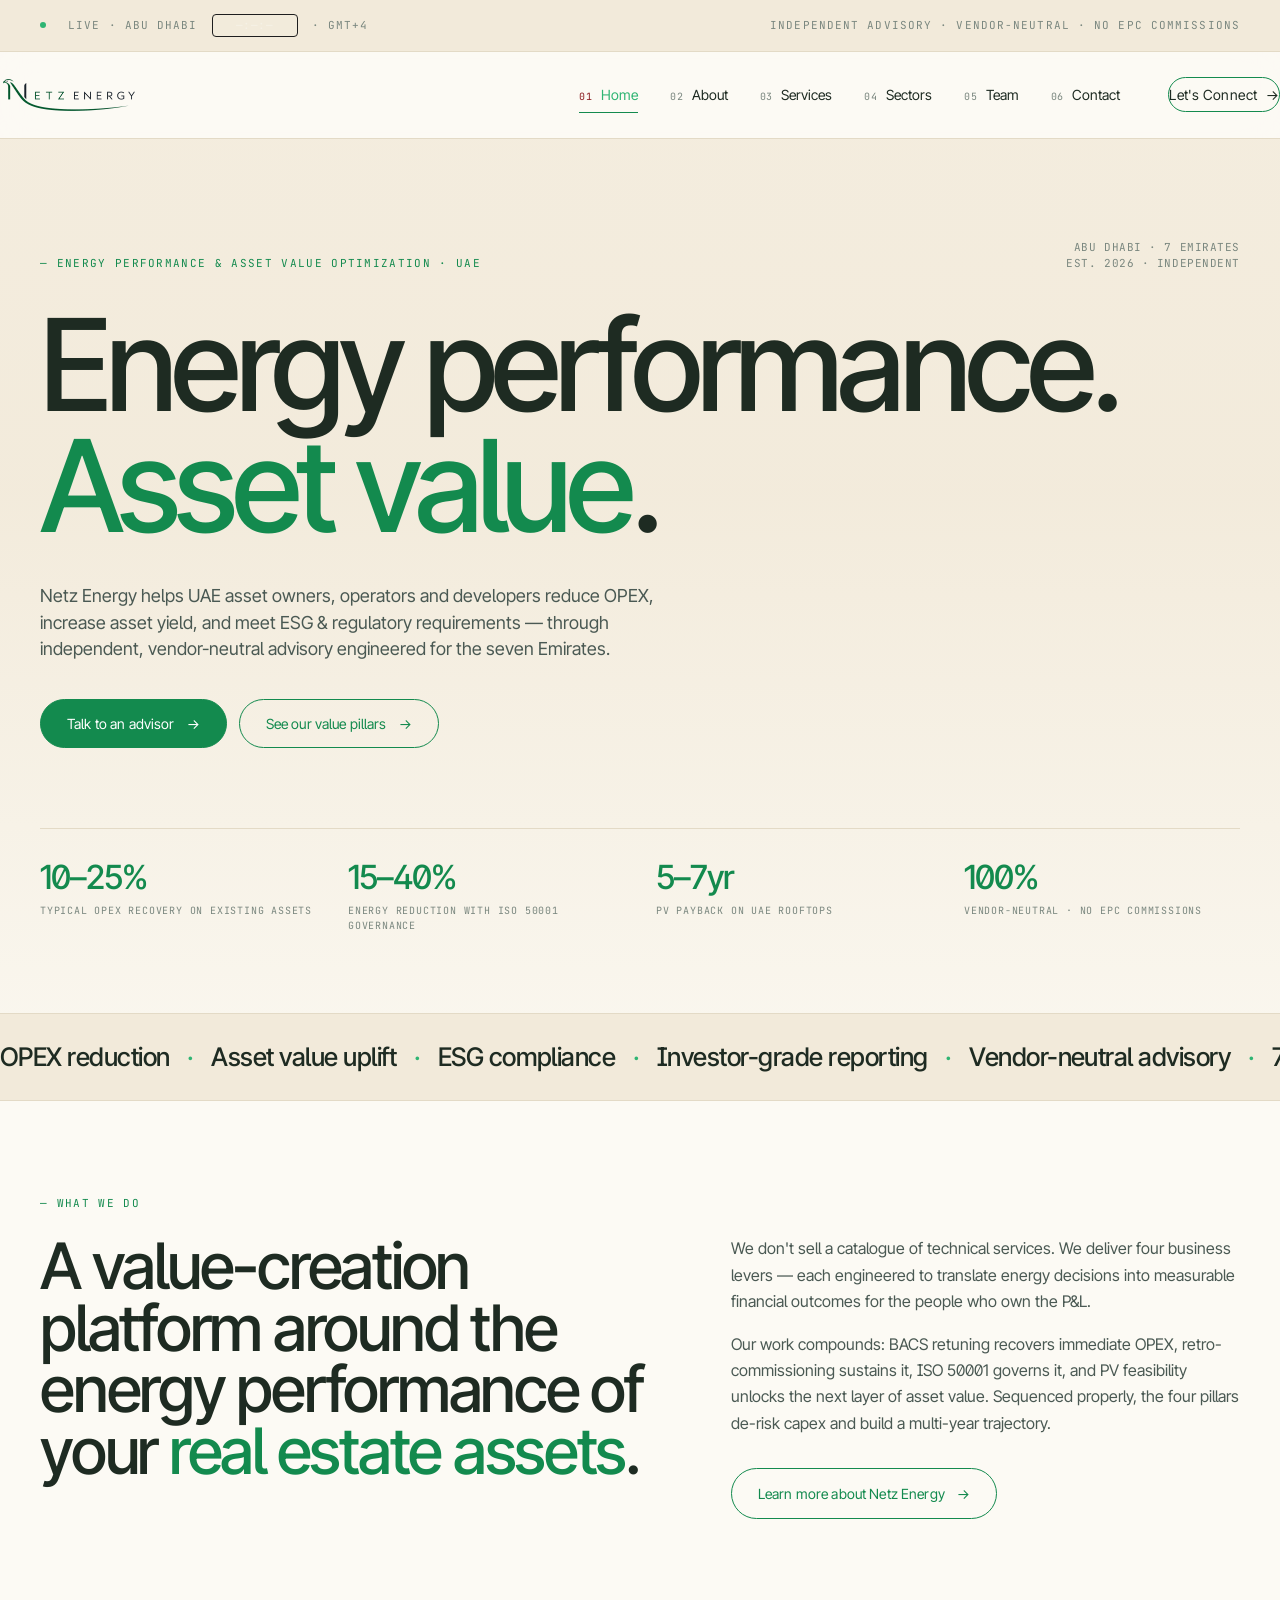
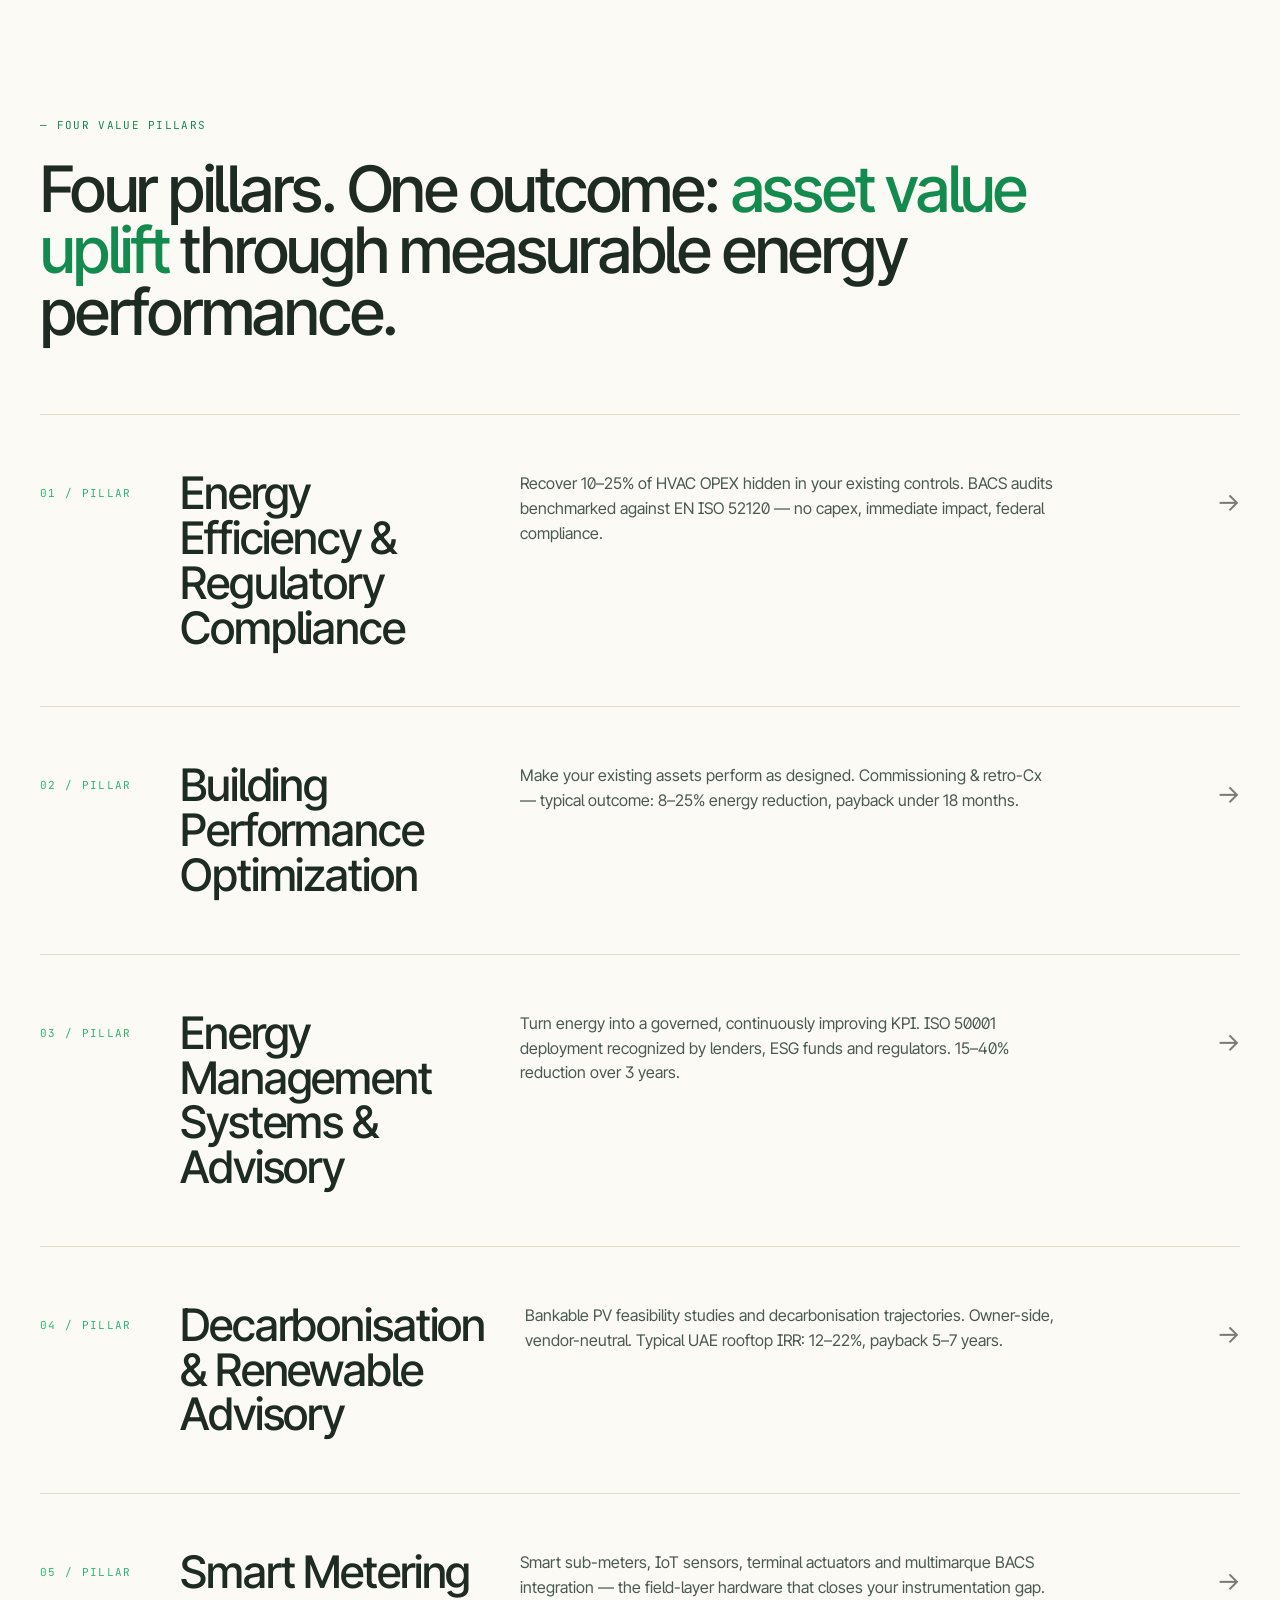
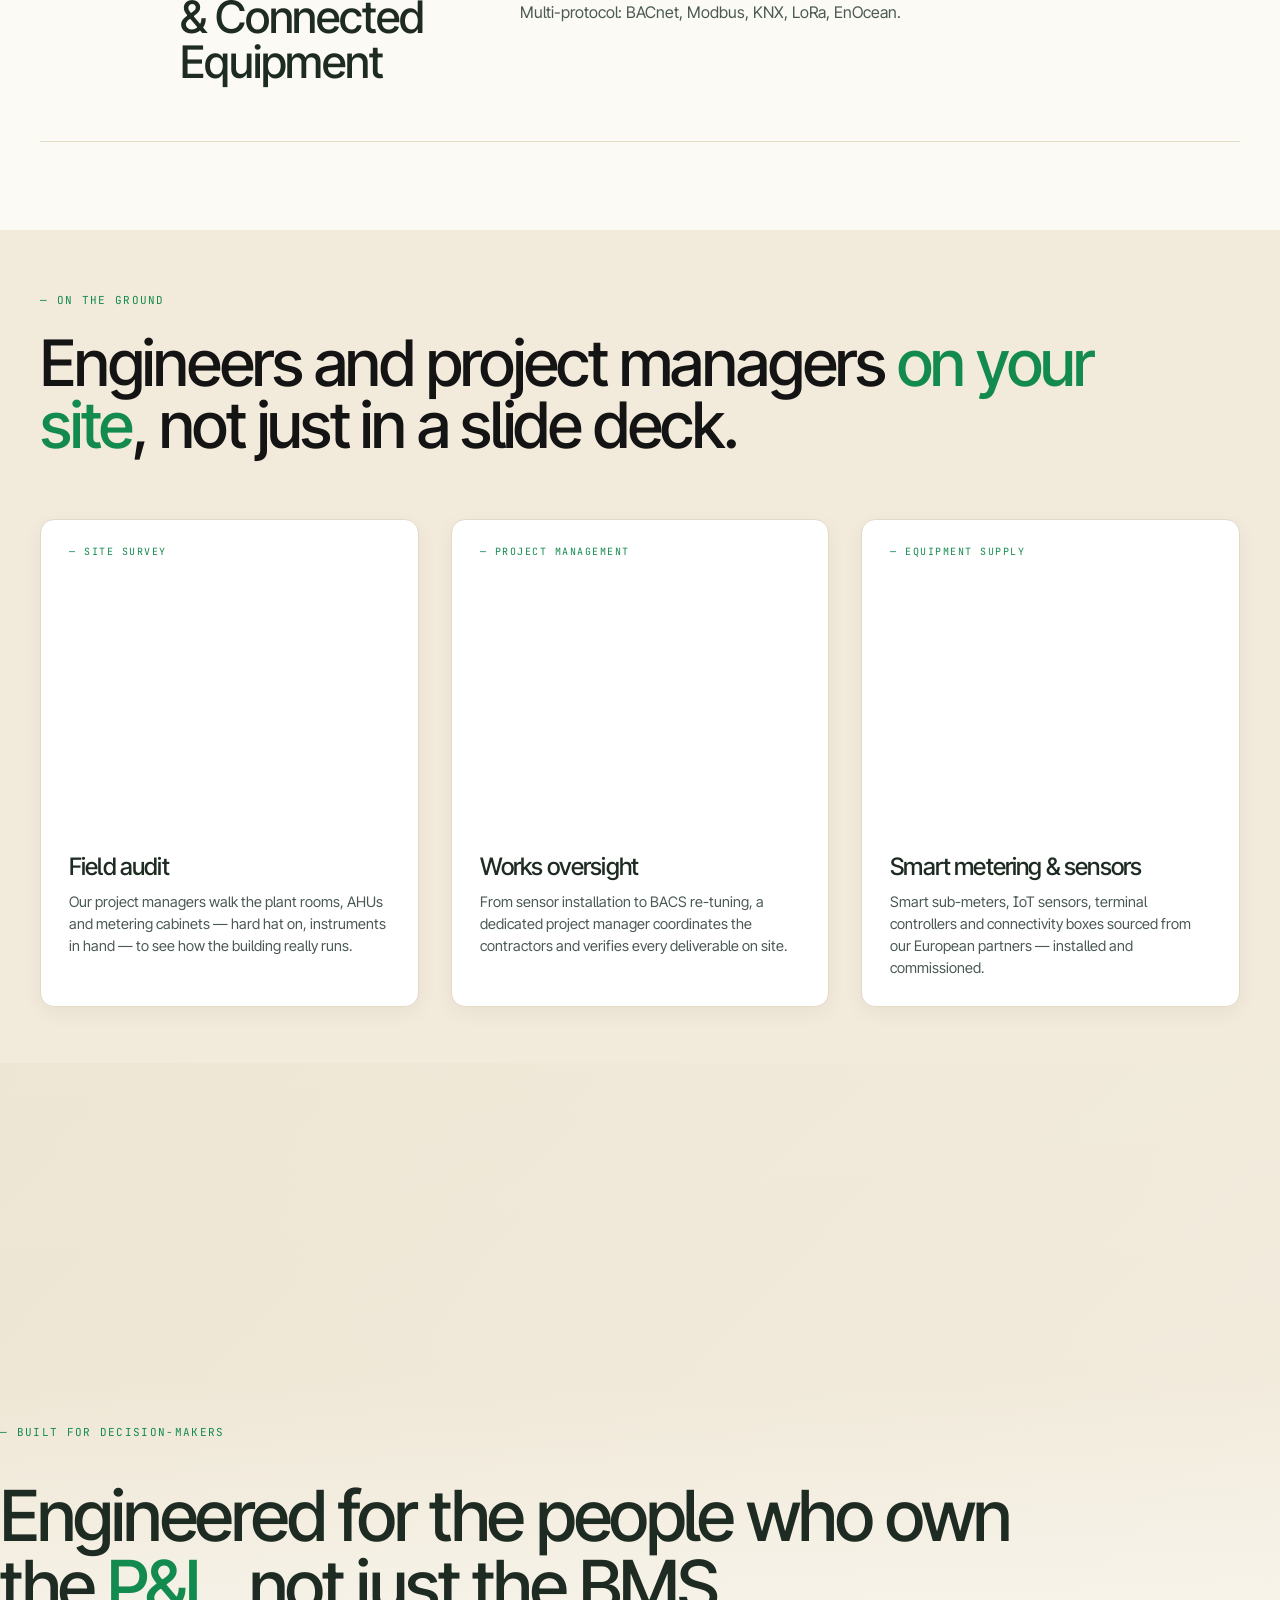
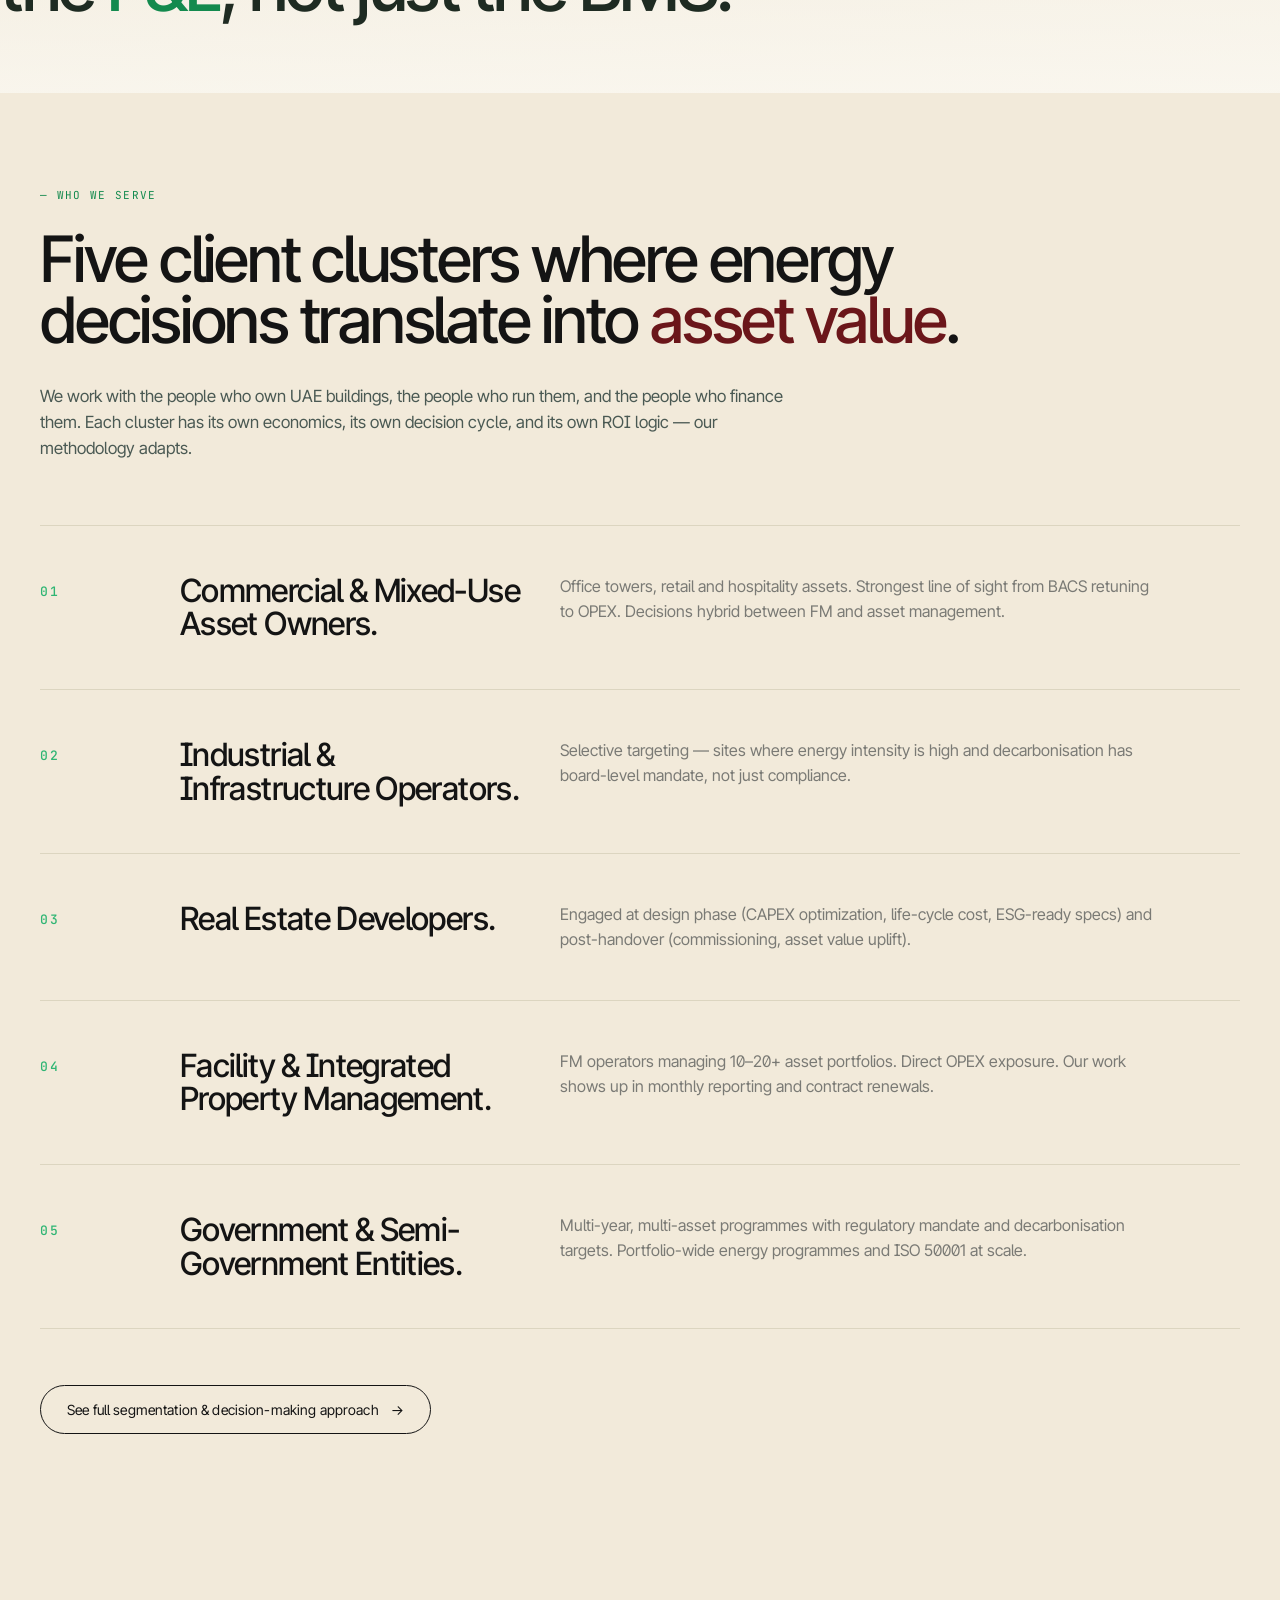
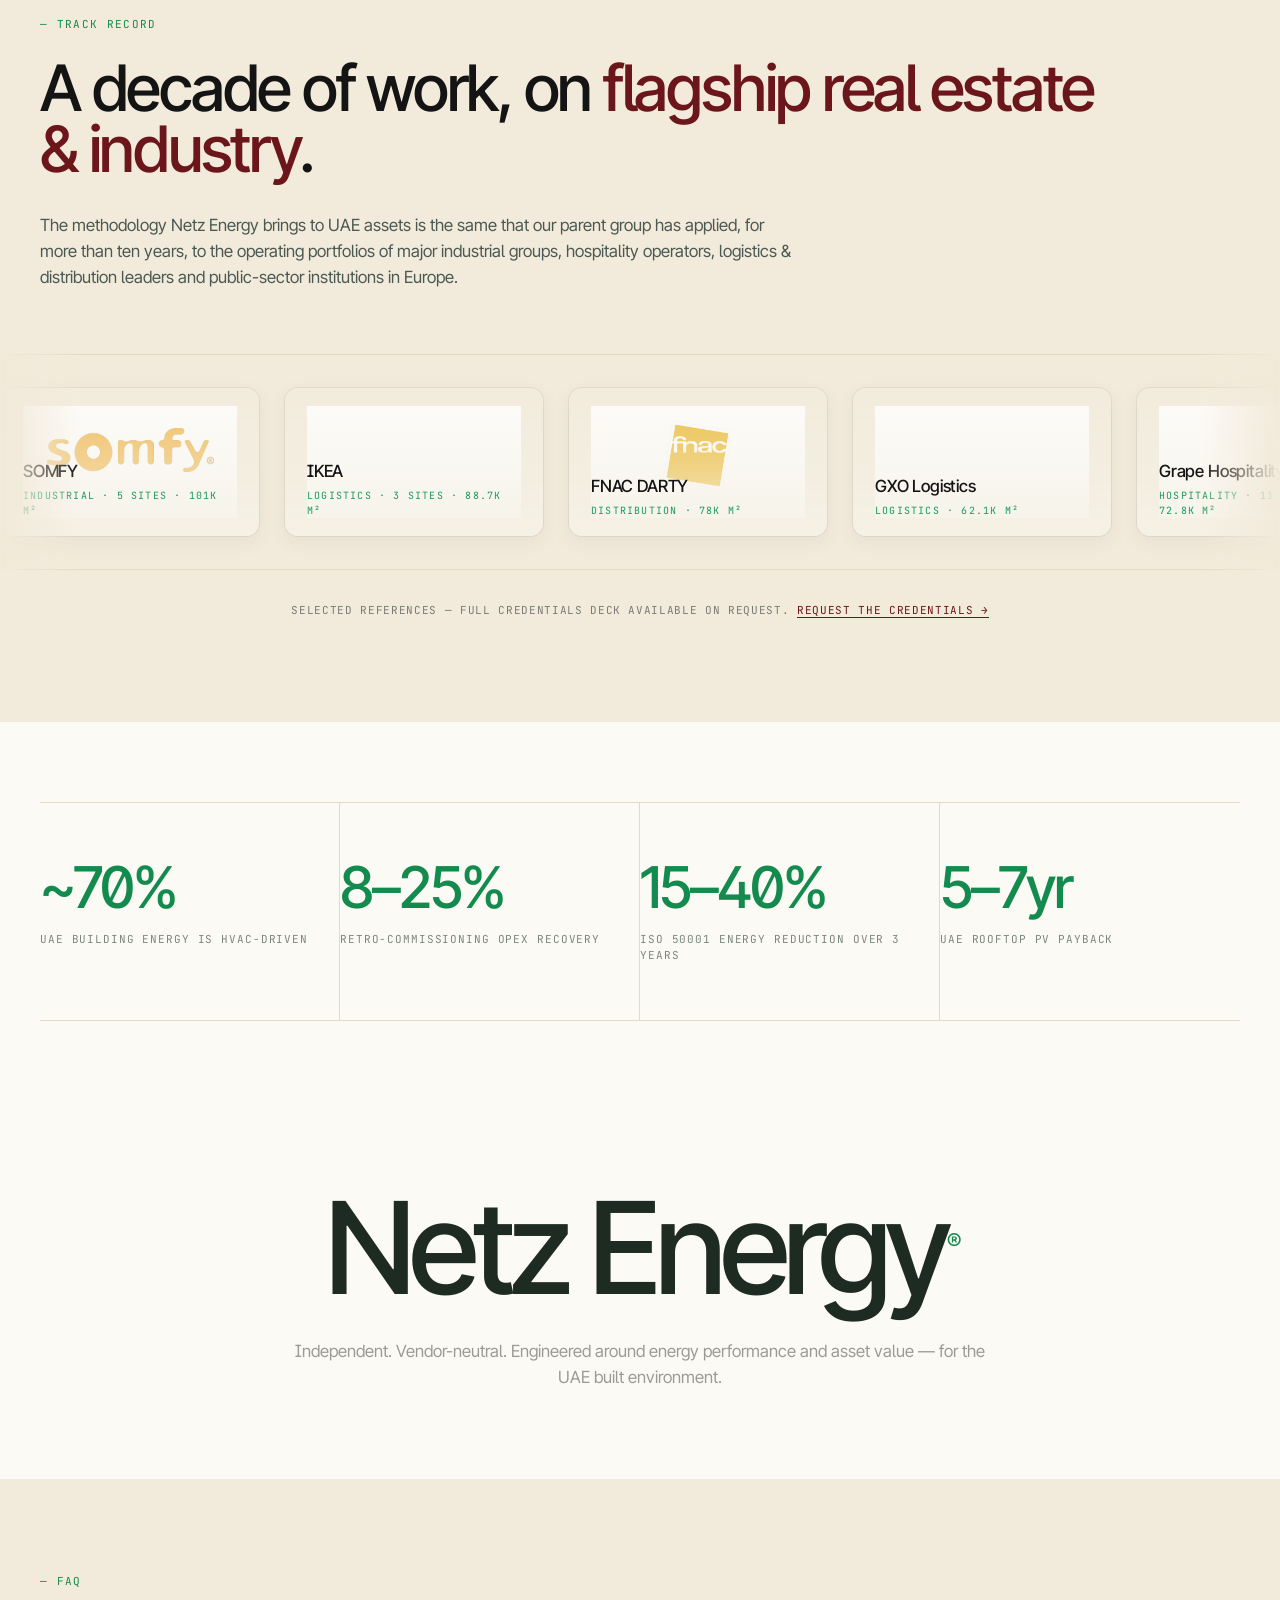
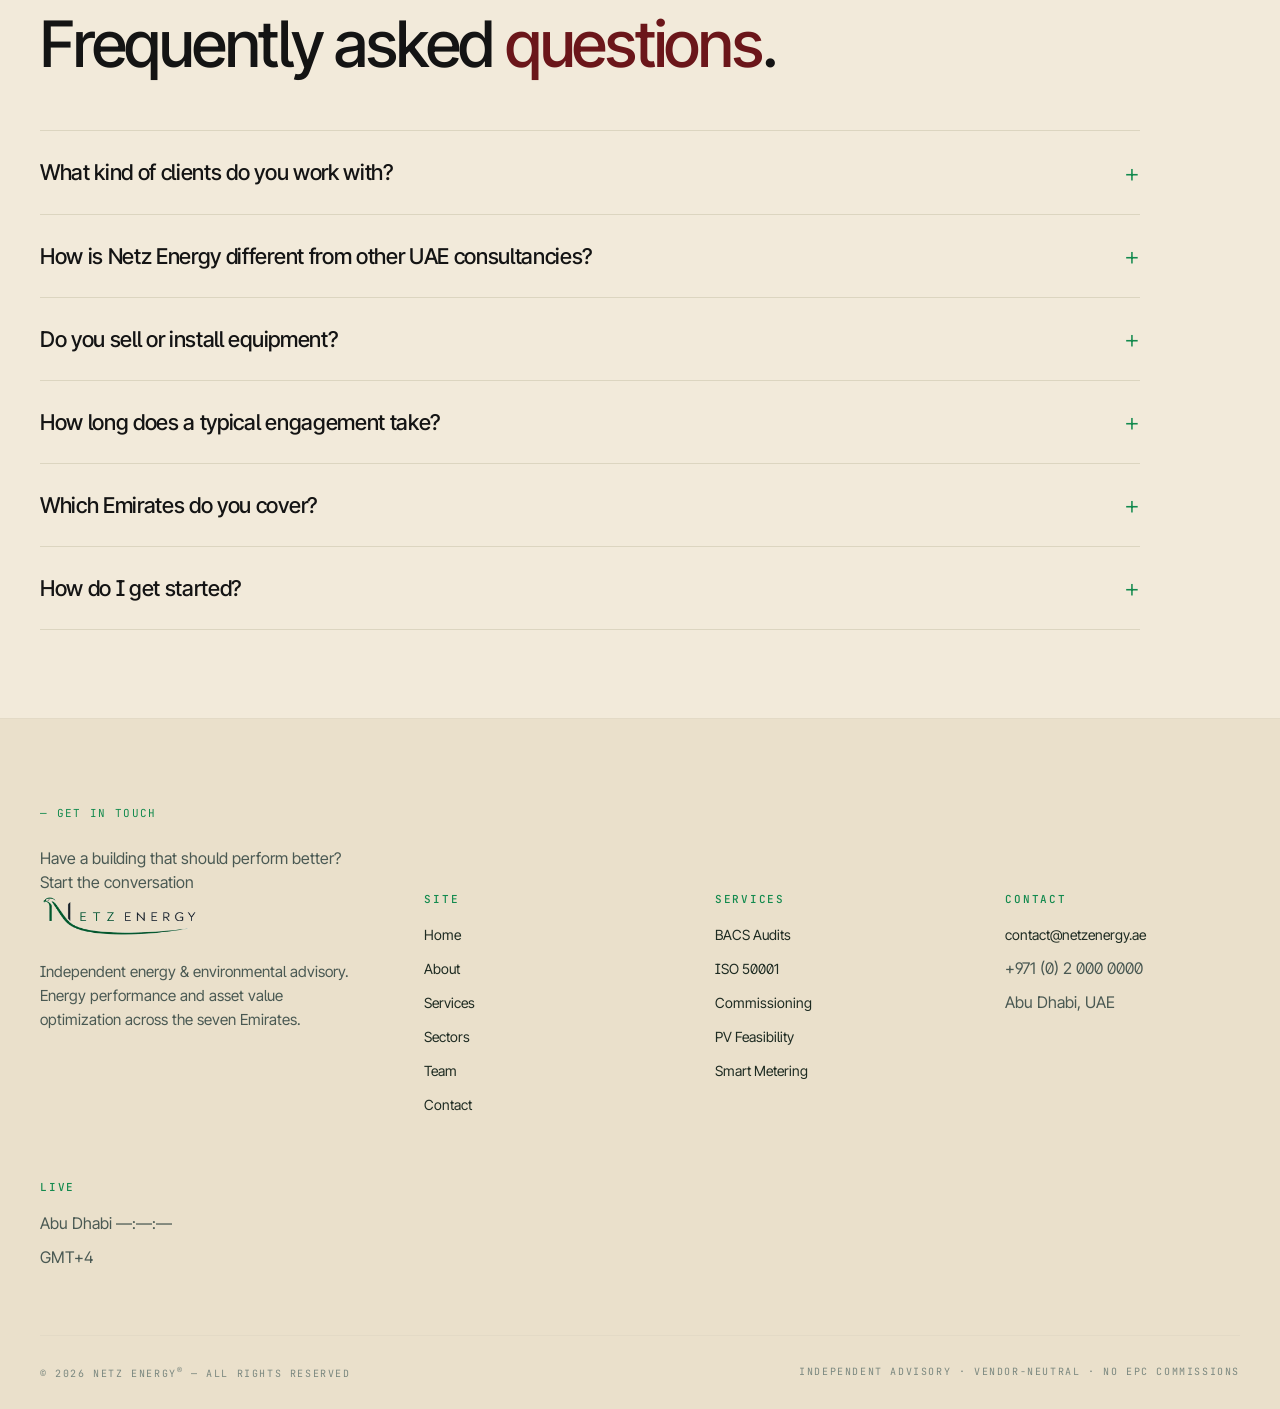
<file: index.html>
<!DOCTYPE html>
<html lang="en">
<head>
<meta charset="UTF-8">
<meta name="viewport" content="width=device-width, initial-scale=1.0">
<title>Netz Energy — Energy Consultant UAE | BACS Audit, ISO 50001 & PV Advisory · Abu Dhabi, Dubai, KSA</title>
<meta name="description" content="Independent energy consultant for UAE, KSA & Oman. BACS audits, ISO 50001 advisory, commissioning, PV feasibility — vendor-neutral, owner-side. Reduce OPEX 10-25%, meet ESG requirements. Abu Dhabi HQ.">
<meta name="keywords" content="energy consultant UAE, BACS audit UAE, ISO 50001 Abu Dhabi, PV feasibility Dubai, energy management UAE, commissioning advisory Gulf, retro-commissioning UAE, ESG consulting Abu Dhabi">
<meta name="author" content="Netz Energy">
<meta name="robots" content="index, follow, max-image-preview:large">
<meta name="geo.region" content="AE-AZ">
<meta name="geo.placename" content="Abu Dhabi">
<meta name="language" content="English">

<link rel="canonical" href="https://site-theta-one-24.vercel.app/">

<!-- Open Graph / Facebook -->
<meta property="og:type" content="website">
<meta property="og:url" content="https://site-theta-one-24.vercel.app/">
<meta property="og:title" content="Netz Energy — Energy Consultant UAE | BACS Audit, ISO 50001 & PV Advisory · Abu Dhabi, Dubai, KSA">
<meta property="og:description" content="Independent energy consultant for UAE, KSA & Oman. BACS audits, ISO 50001 advisory, commissioning, PV feasibility — vendor-neutral, owner-side. Reduce OPEX 10-25%, meet ESG requirements. Abu Dhabi HQ.">
<meta property="og:image" content="https://site-theta-one-24.vercel.app/assets/logo.png">
<meta property="og:site_name" content="Netz Energy">

<!-- Twitter -->
<meta name="twitter:card" content="summary_large_image">
<meta name="twitter:url" content="https://site-theta-one-24.vercel.app/">
<meta name="twitter:title" content="Netz Energy — Energy Consultant UAE | BACS Audit, ISO 50001 & PV Advisory · Abu Dhabi, Dubai, KSA">
<meta name="twitter:description" content="Independent energy consultant for UAE, KSA & Oman. BACS audits, ISO 50001 advisory, commissioning, PV feasibility — vendor-neutral, owner-side. Reduce OPEX 10-25%, meet ESG requirements. Abu Dhabi HQ.">
<meta name="twitter:image" content="https://site-theta-one-24.vercel.app/assets/logo.png">

<!-- DNS prefetch & preconnect -->
<link rel="dns-prefetch" href="//fonts.googleapis.com">
<link rel="dns-prefetch" href="//fonts.gstatic.com">
<link rel="dns-prefetch" href="//images.unsplash.com">
<link rel="dns-prefetch" href="//videos.pexels.com">
<link rel="dns-prefetch" href="//logo.clearbit.com">

<!-- Favicon -->
<link rel="icon" type="image/png" href="assets/logo.png">
<link rel="apple-touch-icon" href="assets/logo.png">
<meta name="theme-color" content="#0A0A0A">

<!-- Mobile -->
<meta name="format-detection" content="telephone=yes">
<meta name="mobile-web-app-capable" content="yes">
<link rel="preconnect" href="https://fonts.googleapis.com">
<link rel="preconnect" href="https://fonts.gstatic.com" crossorigin>
<link href="https://fonts.googleapis.com/css2?family=Inter+Tight:wght@300;400;500;600;700&family=JetBrains+Mono:wght@400;500&display=swap" rel="stylesheet">
<link rel="stylesheet" href="assets/style.css">

<script type="application/ld+json">
{
  "@context": "https://schema.org",
  "@type": "ProfessionalService",
  "@id": "https://site-theta-one-24.vercel.app/#organization",
  "name": "Netz Energy",
  "alternateName": "Netz Energy Advisory",
  "url": "https://site-theta-one-24.vercel.app/",
  "logo": "https://site-theta-one-24.vercel.app/assets/logo.png",
  "image": "https://site-theta-one-24.vercel.app/assets/logo.png",
  "description": "Independent, vendor-neutral energy and environmental advisory practice for UAE, KSA and Gulf real estate.",
  "foundingDate": "2026",
  "address": {
    "@type": "PostalAddress",
    "streetAddress": "Abu Dhabi Global Market Square",
    "addressLocality": "Al Maryah Island",
    "addressRegion": "Abu Dhabi",
    "addressCountry": "AE"
  },
  "geo": {
    "@type": "GeoCoordinates",
    "latitude": "24.4995",
    "longitude": "54.3995"
  },
  "areaServed": [
    {"@type": "Country", "name": "United Arab Emirates"},
    {"@type": "Country", "name": "Saudi Arabia"},
    {"@type": "Country", "name": "Oman"},
    {"@type": "Country", "name": "Bahrain"},
    {"@type": "Country", "name": "Qatar"},
    {"@type": "Country", "name": "Kuwait"}
  ],
  "serviceType": [
    "Energy Consulting",
    "BACS Audit",
    "ISO 50001 Advisory",
    "Building Commissioning",
    "Retro-Commissioning",
    "PV Feasibility Study",
    "Smart Metering",
    "Energy Management System Deployment",
    "ESG Reporting"
  ],
  "knowsAbout": [
    "ISO 50001",
    "EN ISO 52120",
    "ASHRAE Guidelines",
    "IPMVP",
    "Estidama Pearl",
    "Mostadam",
    "DEWA",
    "ADDC",
    "AADC",
    "Building Energy Performance",
    "HVAC Optimization",
    "Photovoltaic Systems",
    "Smart Metering"
  ],
  "contactPoint": [{
    "@type": "ContactPoint",
    "contactType": "customer service",
    "email": "contact@netzenergy.ae",
    "areaServed": ["AE", "SA", "OM", "BH", "QA", "KW"],
    "availableLanguage": ["English", "French", "Arabic"]
  }]
}
</script>
<script type="application/ld+json">
{
  "@context": "https://schema.org",
  "@type": "FAQPage",
  "mainEntity": [
    {"@type": "Question", "name": "What kind of clients does Netz Energy work with?", "acceptedAnswer": {"@type": "Answer", "text": "Mid-market real estate developers, family offices, industrial operators, hospitality groups, healthcare facilities, FM companies, and government entities across UAE, KSA and the Gulf."}},
    {"@type": "Question", "name": "How is Netz Energy different from other UAE consultancies?", "acceptedAnswer": {"@type": "Answer", "text": "Independent and vendor-neutral specifications. No EPC commissions. Work framed around financial outcomes (OPEX, asset yield, IRR)."}},
    {"@type": "Question", "name": "Does Netz Energy sell or install equipment?", "acceptedAnswer": {"@type": "Answer", "text": "No. We do not sell HVAC plant, chillers, PV modules or full BACS installations. Our advisory business is fully independent."}},
    {"@type": "Question", "name": "How long does a typical engagement take?", "acceptedAnswer": {"@type": "Answer", "text": "Flash Audit: 3 to 5 weeks. Full Advisory Mission: 8 to 14 weeks. Portfolio Programme: 6 to 18 months."}},
    {"@type": "Question", "name": "Which Emirates and Gulf countries does Netz Energy cover?", "acceptedAnswer": {"@type": "Answer", "text": "All seven Emirates plus Saudi Arabia, Oman, Bahrain, Qatar and Kuwait."}},
    {"@type": "Question", "name": "How do I get started with Netz Energy?", "acceptedAnswer": {"@type": "Answer", "text": "Send a short note via the contact page. Response within 48 hours."}}
  ]
}
</script>
</head>
<body>

<div class="topbar">
  <div class="shell">
    <span><span class="live-dot"></span>Live · Abu Dhabi <span data-clock>—:—:—</span> · GMT+4</span>
    <span>Independent advisory · Vendor-neutral · No EPC commissions</span>
  </div>
</div>

<nav class="nav">
  <div class="shell nav-inner">
    <a href="index.html" class="brand" aria-label="Netz Energy"><img class="logo" src="assets/logo.png" alt="Netz Energy"></a>
    <ul class="nav-links" id="navLinks">
      <li><a href="index.html" class="active"><span class="num">01</span> Home</a></li>
      <li><a href="about.html"><span class="num">02</span> About</a></li>
      <li><a href="services.html"><span class="num">03</span> Services</a></li>
      <li><a href="sectors.html"><span class="num">04</span> Sectors</a></li>
      <li><a href="team.html"><span class="num">05</span> Team</a></li>
      <li><a href="contact.html"><span class="num">06</span> Contact</a></li>
      <li><a href="contact.html" class="nav-cta">Let's Connect</a></li>
    </ul>
    <button class="nav-toggle" aria-label="Menu" onclick="document.getElementById('navLinks').classList.toggle('open')"><span></span><span></span><span></span></button>
  </div>
</nav>

<!-- HERO — pivoted to business / asset value -->
<section class="hero">
  <div class="hero-media" aria-hidden="true">
    <video autoplay muted loop playsinline preload="metadata"
           poster="https://images.unsplash.com/photo-1518684079-3c830dcef090?auto=format&fit=crop&w=2000&q=75">
      <source src="https://videos.pexels.com/video-files/3214448/3214448-uhd_3840_2160_25fps.mp4" type="video/mp4">
    </video>
    <div class="hero-img" style="background-image:url('https://images.unsplash.com/photo-1518684079-3c830dcef090?auto=format&fit=crop&w=2400&q=80');"></div>
  </div>

  <div class="shell hero-inner">
    <div class="hero-meta">
      <span class="hero-tag">— Energy performance &amp; asset value optimization · UAE</span>
      <div class="hero-meta-right">
        Abu Dhabi · 7 Emirates<br>
        Est. 2026 · Independent
      </div>
    </div>

    <h1 class="hero-headline">Energy performance.<br><span class="accent-gold">Asset value</span>.</h1>

    <p class="hero-sub">
      Netz Energy helps UAE asset owners, operators and developers reduce OPEX, increase
      asset yield, and meet ESG &amp; regulatory requirements — through independent,
      vendor-neutral advisory engineered for the seven Emirates.
    </p>

    <div class="hero-cta">
      <a href="contact.html" class="btn btn-wine">Talk to an advisor</a>
      <a href="services.html" class="btn btn-ghost">See our value pillars</a>
    </div>

    <div class="hero-strip">
      <div class="item"><div class="num">10–25%</div><div class="lbl">Typical OPEX recovery on existing assets</div></div>
      <div class="item"><div class="num">15–40%</div><div class="lbl">Energy reduction with ISO 50001 governance</div></div>
      <div class="item"><div class="num">5–7yr</div><div class="lbl">PV payback on UAE rooftops</div></div>
      <div class="item"><div class="num">100%</div><div class="lbl">Vendor-neutral · No EPC commissions</div></div>
    </div>
  </div>
</section>

<!-- MARQUEE -->
<div class="marquee" aria-hidden="true">
  <div class="marquee-track">
    <span class="marquee-item">OPEX reduction <span class="dot">·</span> Asset value uplift <span class="dot">·</span> ESG compliance <span class="dot">·</span> Investor-grade reporting <span class="dot">·</span> Vendor-neutral advisory <span class="dot">·</span> 7 Emirates <span class="dot">·</span></span>
    <span class="marquee-item">OPEX reduction <span class="dot">·</span> Asset value uplift <span class="dot">·</span> ESG compliance <span class="dot">·</span> Investor-grade reporting <span class="dot">·</span> Vendor-neutral advisory <span class="dot">·</span> 7 Emirates <span class="dot">·</span></span>
  </div>
</div>

<!-- WHAT WE DO — value pillars introduction -->
<section class="section section-dark">
  <div class="shell">
    <div class="reveal">
      <span class="section-eyebrow">— What we do</span>
    </div>
    <div class="col-asymmetric reveal">
      <h2 class="section-title">A value-creation platform around the energy performance of your <span class="accent-gold" style="color:var(--gold-bright);">real estate assets</span>.</h2>
      <div class="col-text">
        <p>We don't sell a catalogue of technical services. We deliver four business levers — each engineered to translate energy decisions into measurable financial outcomes for the people who own the P&amp;L.</p>
        <p>Our work compounds: BACS retuning recovers immediate OPEX, retro-commissioning sustains it, ISO 50001 governs it, and PV feasibility unlocks the next layer of asset value. Sequenced properly, the four pillars de-risk capex and build a multi-year trajectory.</p>
        <p style="margin-top: 32px;"><a href="about.html" class="btn btn-ghost">Learn more about Netz Energy</a></p>
      </div>
    </div>
  </div>
</section>

<!-- VALUE PILLARS — 4 -->
<section class="section section-dark">
  <div class="shell">
    <div class="reveal">
      <span class="section-eyebrow">— Four value pillars</span>
      <h2 class="section-title">Four pillars. One outcome: <span class="accent-gold" style="color:var(--gold-bright);">asset value uplift</span> through measurable energy performance.</h2>
    </div>

    <div class="tier-list reveal-stagger">
      <a href="services/bacs-audits.html" class="tier" style="text-decoration:none;">
        <div class="tier-num">01 / Pillar</div>
        <div class="tier-name">Energy Efficiency &amp; Regulatory Compliance</div>
        <div class="tier-desc">Recover 10–25% of HVAC OPEX hidden in your existing controls. BACS audits benchmarked against EN ISO 52120 — no capex, immediate impact, federal compliance.</div>
        <div class="tier-arrow">→</div>
      </a>
      <a href="services/commissioning.html" class="tier" style="text-decoration:none;">
        <div class="tier-num">02 / Pillar</div>
        <div class="tier-name">Building Performance Optimization</div>
        <div class="tier-desc">Make your existing assets perform as designed. Commissioning &amp; retro-Cx — typical outcome: 8–25% energy reduction, payback under 18 months.</div>
        <div class="tier-arrow">→</div>
      </a>
      <a href="services/iso-50001.html" class="tier" style="text-decoration:none;">
        <div class="tier-num">03 / Pillar</div>
        <div class="tier-name">Energy Management Systems &amp; Advisory</div>
        <div class="tier-desc">Turn energy into a governed, continuously improving KPI. ISO 50001 deployment recognized by lenders, ESG funds and regulators. 15–40% reduction over 3 years.</div>
        <div class="tier-arrow">→</div>
      </a>
      <a href="services/pv-feasibility.html" class="tier" style="text-decoration:none;">
        <div class="tier-num">04 / Pillar</div>
        <div class="tier-name">Decarbonisation &amp; Renewable Advisory</div>
        <div class="tier-desc">Bankable PV feasibility studies and decarbonisation trajectories. Owner-side, vendor-neutral. Typical UAE rooftop IRR: 12–22%, payback 5–7 years.</div>
        <div class="tier-arrow">→</div>
      </a>
      <a href="services/smart-metering.html" class="tier" style="text-decoration:none;">
        <div class="tier-num">05 / Pillar</div>
        <div class="tier-name">Smart Metering &amp; Connected Equipment</div>
        <div class="tier-desc">Smart sub-meters, IoT sensors, terminal actuators and multimarque BACS integration — the field-layer hardware that closes your instrumentation gap. Multi-protocol: BACnet, Modbus, KNX, LoRa, EnOcean.</div>
        <div class="tier-arrow">→</div>
      </a>
    </div>
  </div>
</section>

<!-- ON-SITE DELIVERY — image band -->
<section class="section section-light section-tight">
  <div class="shell">
    <div class="reveal">
      <span class="section-eyebrow">— On the ground</span>
      <h2 class="section-title">Engineers and project managers <span style="color:var(--netz-green);">on your site</span>, not just in a slide deck.</h2>
    </div>
    <div class="process reveal-stagger">
      <div class="process-card">
        <div class="pc-num">— Site survey</div>
        <div class="pc-img" style="background-image:url('https://images.unsplash.com/photo-1581094794329-c8112a89af12?auto=format&fit=crop&w=1200&q=80');"></div>
        <div class="pc-body">
          <h3>Field audit</h3>
          <p>Our project managers walk the plant rooms, AHUs and metering cabinets — hard hat on, instruments in hand — to see how the building really runs.</p>
        </div>
      </div>
      <div class="process-card">
        <div class="pc-num">— Project management</div>
        <div class="pc-img" style="background-image:url('https://images.unsplash.com/photo-1504307651254-35680f356dfd?auto=format&fit=crop&w=1200&q=80');"></div>
        <div class="pc-body">
          <h3>Works oversight</h3>
          <p>From sensor installation to BACS re-tuning, a dedicated project manager coordinates the contractors and verifies every deliverable on site.</p>
        </div>
      </div>
      <div class="process-card">
        <div class="pc-num">— Equipment supply</div>
        <div class="pc-img" style="background-image:url('https://images.unsplash.com/photo-1559136555-9303baea8ebd?auto=format&fit=crop&w=1200&q=80');"></div>
        <div class="pc-body">
          <h3>Smart metering &amp; sensors</h3>
          <p>Smart sub-meters, IoT sensors, terminal controllers and connectivity boxes sourced from our European partners — installed and commissioned.</p>
        </div>
      </div>
    </div>
  </div>
</section>

<!-- VIDEO BAND -->
<section class="video-band">
  <div class="vb-fallback" style="background-image: linear-gradient(135deg, rgba(252,250,244,0.15), rgba(252,250,244,0.45)), url('https://images.unsplash.com/photo-1547190606-b7e83a82037d?auto=format&fit=crop&w=2400&q=80');"></div>
  <video autoplay muted loop playsinline preload="metadata" poster="https://images.unsplash.com/photo-1547190606-b7e83a82037d?auto=format&fit=crop&w=2400&q=80">
    <source src="https://videos.pexels.com/video-files/2098987/2098987-uhd_3840_2160_30fps.mp4" type="video/mp4">
  </video>
  <div class="shell vb-inner">
    <span class="section-eyebrow">— Built for decision-makers</span>
    <h2 style="margin-top: 16px;">Engineered for the people who own the <span class="accent">P&amp;L</span>, not just the BMS.</h2>
  </div>
</section>

<!-- WHO WE SERVE -->
<section class="section section-light">
  <div class="shell">
    <div class="reveal">
      <span class="section-eyebrow">— Who we serve</span>
      <h2 class="section-title">Five client clusters where energy decisions translate into <span style="color:var(--wine);">asset value</span>.</h2>
      <p class="section-intro">We work with the people who own UAE buildings, the people who run them, and the people who finance them. Each cluster has its own economics, its own decision cycle, and its own ROI logic — our methodology adapts.</p>
    </div>

    <div class="editorial-list reveal-stagger">
      <div class="editorial-item">
        <span class="editorial-num">01</span>
        <h3>Commercial &amp; Mixed-Use Asset Owners.</h3>
        <p>Office towers, retail and hospitality assets. Strongest line of sight from BACS retuning to OPEX. Decisions hybrid between FM and asset management.</p>
      </div>
      <div class="editorial-item">
        <span class="editorial-num">02</span>
        <h3>Industrial &amp; Infrastructure Operators.</h3>
        <p>Selective targeting — sites where energy intensity is high and decarbonisation has board-level mandate, not just compliance.</p>
      </div>
      <div class="editorial-item">
        <span class="editorial-num">03</span>
        <h3>Real Estate Developers.</h3>
        <p>Engaged at design phase (CAPEX optimization, life-cycle cost, ESG-ready specs) and post-handover (commissioning, asset value uplift).</p>
      </div>
      <div class="editorial-item">
        <span class="editorial-num">04</span>
        <h3>Facility &amp; Integrated Property Management.</h3>
        <p>FM operators managing 10–20+ asset portfolios. Direct OPEX exposure. Our work shows up in monthly reporting and contract renewals.</p>
      </div>
      <div class="editorial-item">
        <span class="editorial-num">05</span>
        <h3>Government &amp; Semi-Government Entities.</h3>
        <p>Multi-year, multi-asset programmes with regulatory mandate and decarbonisation targets. Portfolio-wide energy programmes and ISO 50001 at scale.</p>
      </div>
    </div>

    <div style="margin-top: 56px;">
      <a href="sectors.html" class="btn btn-ghost-dark">See full segmentation &amp; decision-making approach</a>
    </div>
  </div>
</section>

<!-- TRACK RECORD — selected references of the French parent group, scrolling marquee -->
<section class="section section-light">
  <div class="shell">
    <div class="reveal">
      <span class="section-eyebrow">— Track record</span>
      <h2 class="section-title">A decade of work, on <span style="color:var(--wine);">flagship real estate &amp; industry</span>.</h2>
      <p class="section-intro" style="color: var(--muted);">
        The methodology Netz Energy brings to UAE assets is the same that our parent group has applied, for
        more than ten years, to the operating portfolios of major industrial groups, hospitality operators,
        logistics &amp; distribution leaders and public-sector institutions in Europe.
      </p>
    </div>
  </div>

  <!--
    Logo marquee — scrolling, logos sit BEHIND each client name as a faded watermark.
    Logo URLs use the public Clearbit/Wikipedia/brand CDN for each company; if a logo
    cannot be loaded, the background-image gracefully falls back to a coloured tile and
    only the name + sector remain visible.
  -->
  <div class="ref-marquee" aria-label="Selected references">
    <div class="ref-marquee-track">

      <div class="ref-card" style="background-image: url('assets/logos/somfy.png');">
        <span class="ref-name">SOMFY</span>
        <span class="ref-sector">Industrial · 5 sites · 101k m²</span>
      </div>
      <div class="ref-card" style="background-image: url('https://logo.clearbit.com/ikea.com'), url('https://upload.wikimedia.org/wikipedia/commons/c/c5/Ikea_logo.svg');">
        <span class="ref-name">IKEA</span>
        <span class="ref-sector">Logistics · 3 sites · 88.7k m²</span>
      </div>
      <div class="ref-card" style="background-image: url('assets/logos/fnac-darty.png');">
        <span class="ref-name">FNAC DARTY</span>
        <span class="ref-sector">Distribution · 78k m²</span>
      </div>
      <div class="ref-card" style="background-image: url('https://logo.clearbit.com/gxo.com'), url('https://upload.wikimedia.org/wikipedia/commons/3/3d/GXO_Logistics_logo.svg');">
        <span class="ref-name">GXO Logistics</span>
        <span class="ref-sector">Logistics · 62.1k m²</span>
      </div>
      <div class="ref-card" style="background-image: url('https://logo.clearbit.com/grape-hospitality.com'), url('https://www.grape-hospitality.com/wp-content/uploads/2020/03/logo-grape-hospitality.png');">
        <span class="ref-name">Grape Hospitality</span>
        <span class="ref-sector">Hospitality · 11 sites · 72.8k m²</span>
      </div>
      <div class="ref-card" style="background-image: url('https://logo.clearbit.com/aphp.fr'), url('https://upload.wikimedia.org/wikipedia/commons/9/9b/Logo_AP-HP.svg');">
        <span class="ref-name">APHP</span>
        <span class="ref-sector">Healthcare · 23k m²</span>
      </div>
      <div class="ref-card" style="background-image: url('assets/logos/pole-emploi.png');">
        <span class="ref-name">Pôle Emploi</span>
        <span class="ref-sector">Public · 4k m²</span>
      </div>
      <div class="ref-card" style="background-image: url('https://logo.clearbit.com/cerema.fr'), url('https://upload.wikimedia.org/wikipedia/fr/thumb/2/27/Cerema-logo.svg/512px-Cerema-logo.svg.png');">
        <span class="ref-name">CEREMA</span>
        <span class="ref-sector">Public · 8.4k m²</span>
      </div>
      <div class="ref-card" style="background-image: url('https://logo.clearbit.com/fondationbellan.fr'), url('https://www.fondationbellan.fr/wp-content/uploads/2020/01/logo-fondation-bellan.svg');">
        <span class="ref-name">Fondation Bellan</span>
        <span class="ref-sector">Healthcare · 5 sites · 21k m²</span>
      </div>

      <!-- Duplicate set for a seamless infinite loop -->
      <div class="ref-card" style="background-image: url('assets/logos/somfy.png');">
        <span class="ref-name">SOMFY</span>
        <span class="ref-sector">Industrial · 5 sites · 101k m²</span>
      </div>
      <div class="ref-card" style="background-image: url('https://logo.clearbit.com/ikea.com'), url('https://upload.wikimedia.org/wikipedia/commons/c/c5/Ikea_logo.svg');">
        <span class="ref-name">IKEA</span>
        <span class="ref-sector">Logistics · 3 sites · 88.7k m²</span>
      </div>
      <div class="ref-card" style="background-image: url('assets/logos/fnac-darty.png');">
        <span class="ref-name">FNAC DARTY</span>
        <span class="ref-sector">Distribution · 78k m²</span>
      </div>
      <div class="ref-card" style="background-image: url('https://logo.clearbit.com/gxo.com'), url('https://upload.wikimedia.org/wikipedia/commons/3/3d/GXO_Logistics_logo.svg');">
        <span class="ref-name">GXO Logistics</span>
        <span class="ref-sector">Logistics · 62.1k m²</span>
      </div>
      <div class="ref-card" style="background-image: url('https://logo.clearbit.com/grape-hospitality.com'), url('https://www.grape-hospitality.com/wp-content/uploads/2020/03/logo-grape-hospitality.png');">
        <span class="ref-name">Grape Hospitality</span>
        <span class="ref-sector">Hospitality · 11 sites · 72.8k m²</span>
      </div>
      <div class="ref-card" style="background-image: url('https://logo.clearbit.com/aphp.fr'), url('https://upload.wikimedia.org/wikipedia/commons/9/9b/Logo_AP-HP.svg');">
        <span class="ref-name">APHP</span>
        <span class="ref-sector">Healthcare · 23k m²</span>
      </div>
      <div class="ref-card" style="background-image: url('assets/logos/pole-emploi.png');">
        <span class="ref-name">Pôle Emploi</span>
        <span class="ref-sector">Public · 4k m²</span>
      </div>
      <div class="ref-card" style="background-image: url('https://logo.clearbit.com/cerema.fr'), url('https://upload.wikimedia.org/wikipedia/fr/thumb/2/27/Cerema-logo.svg/512px-Cerema-logo.svg.png');">
        <span class="ref-name">CEREMA</span>
        <span class="ref-sector">Public · 8.4k m²</span>
      </div>
      <div class="ref-card" style="background-image: url('https://logo.clearbit.com/fondationbellan.fr'), url('https://www.fondationbellan.fr/wp-content/uploads/2020/01/logo-fondation-bellan.svg');">
        <span class="ref-name">Fondation Bellan</span>
        <span class="ref-sector">Healthcare · 5 sites · 21k m²</span>
      </div>

    </div>
  </div>

  <div class="shell">
    <p class="mono" style="margin-top: 32px; color: var(--muted); text-align:center;">
      Selected references &mdash; full credentials deck available on request. <a href="contact.html" style="color: var(--wine); border-bottom: 1px solid var(--wine);">Request the credentials →</a>
    </p>
  </div>
</section>

<!-- STATS -->
<section class="section section-dark" style="padding: 0;">
  <div class="shell">
    <div class="stats">
      <div class="stat-cell"><div class="num">~70%</div><div class="lbl">UAE building energy is HVAC-driven</div></div>
      <div class="stat-cell"><div class="num">8–25%</div><div class="lbl">retro-commissioning OPEX recovery</div></div>
      <div class="stat-cell"><div class="num">15–40%</div><div class="lbl">ISO 50001 energy reduction over 3 years</div></div>
      <div class="stat-cell"><div class="num">5–7yr</div><div class="lbl">UAE rooftop PV payback</div></div>
    </div>
  </div>
</section>

<!-- BRAND DISPLAY -->
<section class="section section-dark">
  <div class="shell">
    <h2 class="brand-display reveal">Netz Energy<sup>®</sup></h2>
    <p style="text-align:center; color: var(--muted-light); max-width: 720px; margin: 32px auto 0; font-size: 1.05rem; line-height: 1.55;" class="reveal">
      Independent. Vendor-neutral. Engineered around energy performance and asset value — for the UAE built environment.
    </p>
  </div>
</section>

<!-- FAQ -->
<section class="section section-light">
  <div class="shell">
    <div class="reveal">
      <span class="section-eyebrow">— FAQ</span>
      <h2 class="section-title">Frequently asked <span style="color:var(--wine);">questions</span>.</h2>
    </div>
    <div class="faq" style="max-width: 1100px;">
      <details class="faq-item"><summary>What kind of clients do you work with?</summary>
        <p>Mid-market real estate developers, family offices, industrial operators, hospitality groups, healthcare facilities, FM companies, and government entities — clients for whom a 10–20% reduction in operating energy cost is a strategic outcome and not just a line item.</p>
      </details>
      <details class="faq-item"><summary>How is Netz Energy different from other UAE consultancies?</summary>
        <p>We keep our advisory independent (vendor-neutral specifications, no EPC commissions), we frame our work around financial outcomes (OPEX, asset yield, IRR), and our reports are designed to satisfy international lenders and ESG funds — not just local stakeholders.</p>
      </details>
      <details class="faq-item"><summary>Do you sell or install equipment?</summary>
        <p>Our advisory business is independent — we do not sell HVAC plant, chillers, PV modules or full BACS/BMS installations, and we do not earn EPC commissions on equipment we specify.</p>
        <p>We do, however, supply a focused range of <strong>BACS field-layer equipment</strong> sourced from our European partners — temperature, humidity, CO<sub>2</sub> and air-quality sensors, terminal actuators, smart sub-meters, multifunction controllers and connectivity boxes (BACnet, Modbus, KNX, LoRa, EnOcean). These items help our clients close the instrumentation gap that is the n°1 blocker for retro-Cx, BACS class upgrades and ISO 50001 baselines in the UAE.</p>
        <p>The two lines are kept structurally separate: any equipment we supply is invoiced on a transparent pass-through basis and is <em>never</em> a condition of an advisory engagement. Our suppliers are <a href="https://arcontrols.fr/" target="_blank" rel="noopener">Arcontrols</a> (sensors &amp; terminal controls) and <a href="https://agescom-gtb.fr/" target="_blank" rel="noopener">Agescom</a> (multimarque BACS integration &amp; smart metering).</p>
      </details>
      <details class="faq-item"><summary>How long does a typical engagement take?</summary>
        <p>From 3 to 5 weeks for a single-asset Flash Audit, 8 to 14 weeks for a Full Advisory Mission, 6 to 18 months for a Portfolio Programme, ongoing for the Energy Manager-as-a-Service retainer.</p>
      </details>
      <details class="faq-item"><summary>Which Emirates do you cover?</summary>
        <p>All seven Emirates — Abu Dhabi (HQ), Dubai, Sharjah, Ajman, Umm Al Quwain, Ras Al Khaimah and Fujairah. We are familiar with each grid framework: DEWA, ADDC, AADC, SEWA, FEWA, EtihadWE.</p>
      </details>
      <details class="faq-item"><summary>How do I get started?</summary>
        <p>Send a short note via the contact page — building location, type, surface and your current operating challenge. We come back within 48 hours with a candid view on where to start and what is worth measuring first.</p>
      </details>
    </div>
  </div>
</section>

<!-- FOOTER -->
<footer class="footer">
  <div class="shell">
    <div class="footer-cta-block">
      <span class="section-eyebrow">— Get in touch</span>
      <div class="footer-cta">Have a building that should <span class="accent">perform better</span>?</div>
      <a href="contact.html" class="footer-link">Start the conversation</a>
    </div>

    <div class="footer-grid">
      <div>
        <a href="index.html" class="brand-foot" aria-label="Netz Energy"><img class="logo" src="assets/logo.png" alt="Netz Energy"></a>
        <p class="desc">Independent energy &amp; environmental advisory. Energy performance and asset value optimization across the seven Emirates.</p>
      </div>
      <div>
        <h5>Site</h5>
        <ul>
          <li><a href="index.html">Home</a></li>
          <li><a href="about.html">About</a></li>
          <li><a href="services.html">Services</a></li>
          <li><a href="sectors.html">Sectors</a></li>
          <li><a href="team.html">Team</a></li>
          <li><a href="contact.html">Contact</a></li>
        </ul>
      </div>
      <div>
        <h5>Services</h5>
        <ul>
          <li><a href="services/bacs-audits.html">BACS Audits</a></li>
          <li><a href="services/iso-50001.html">ISO 50001</a></li>
          <li><a href="services/commissioning.html">Commissioning</a></li>
          <li><a href="services/pv-feasibility.html">PV Feasibility</a></li>
          <li><a href="services/smart-metering.html">Smart Metering</a></li>
        </ul>
      </div>
      <div>
        <h5>Contact</h5>
        <ul>
          <li><a href="mailto:contact@netzenergy.ae">contact@netzenergy.ae</a></li>
          <li>+971 (0) 2 000 0000</li>
          <li style="margin-top: 8px;">Abu Dhabi, UAE</li>
        </ul>
      </div>
      <div>
        <h5>Live</h5>
        <ul>
          <li>Abu Dhabi <span data-clock>—:—:—</span></li>
          <li>GMT+4</li>
        </ul>
      </div>
    </div>

    <div class="footer-bottom">
      <span>© 2026 Netz Energy<sup>®</sup> — All rights reserved</span>
      <span>Independent advisory · Vendor-neutral · No EPC commissions</span>
    </div>
  </div>
</footer>

<script src="assets/animations.js" defer></script>
</body>
</html>
                                                                                                                                                                                                                                                                                                                                                                                                                                                                                                                                                                                                                                                                                                                                                                                                                                                                                                                                                                                                                                                                                                                                                                                                                                                                                                                                                                                                                                                                                                                                                                                                                                                                                                                                                                                                                                                                                                                                                                                                                                                                                                                                                                                                                                                                                                                                                                                                                                                                                                                                                                                                                                                                                                                                                                                                                                                                                                                                                                                                                                                                                                                                                                                                                                                                                                                                                                                                                                                                                                                                                                                                                                                                                                                                                                                                                                                                                                                                                                                                                                                                                                                                                                                                                                                                                                                                                                                                                                                                                                                                                                                                                                                                                                                                                                                                                                                                                                                                                                                                                                                                                                                                                                                                                                                                                                                                                                                                                                                                                                                                                                                                                                                                                                                                                                                                                                                                                                                                                                                                                                                                                                                                                                                                                                                                                                                                                                        
</file>
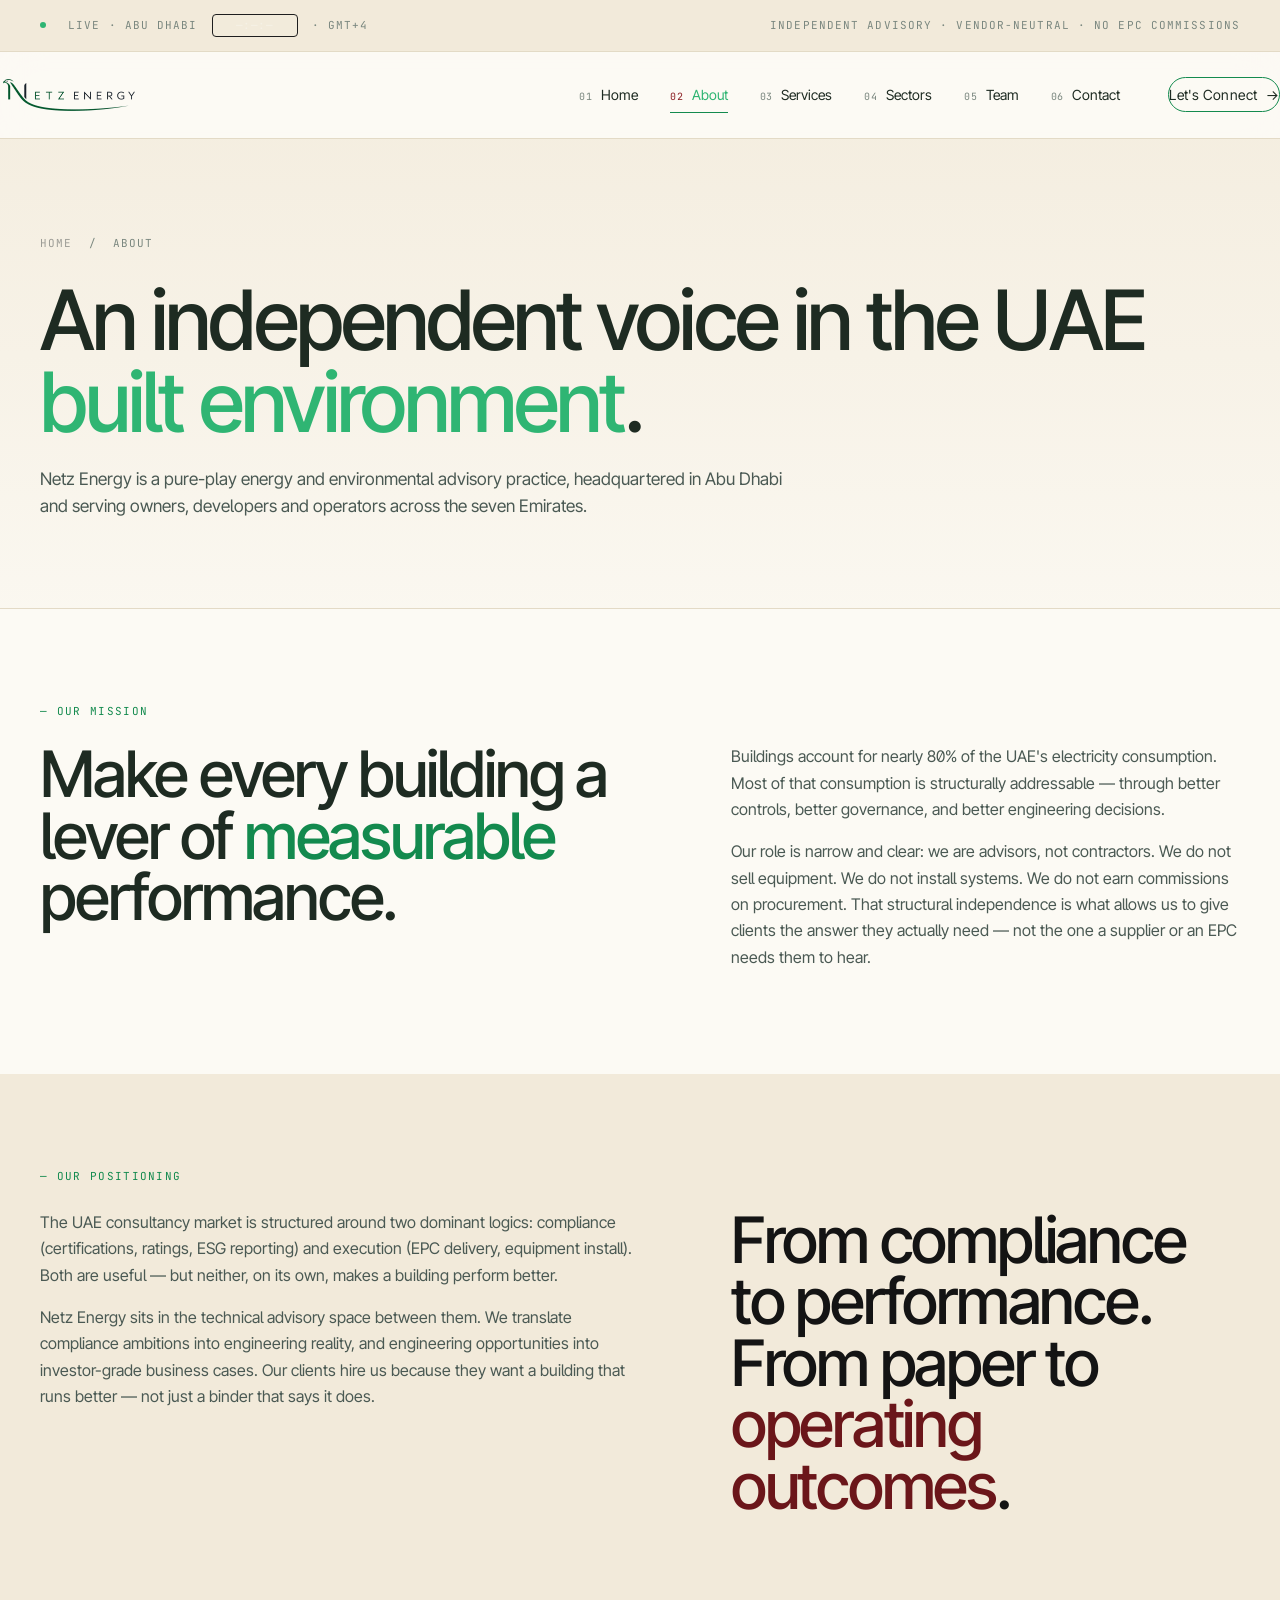
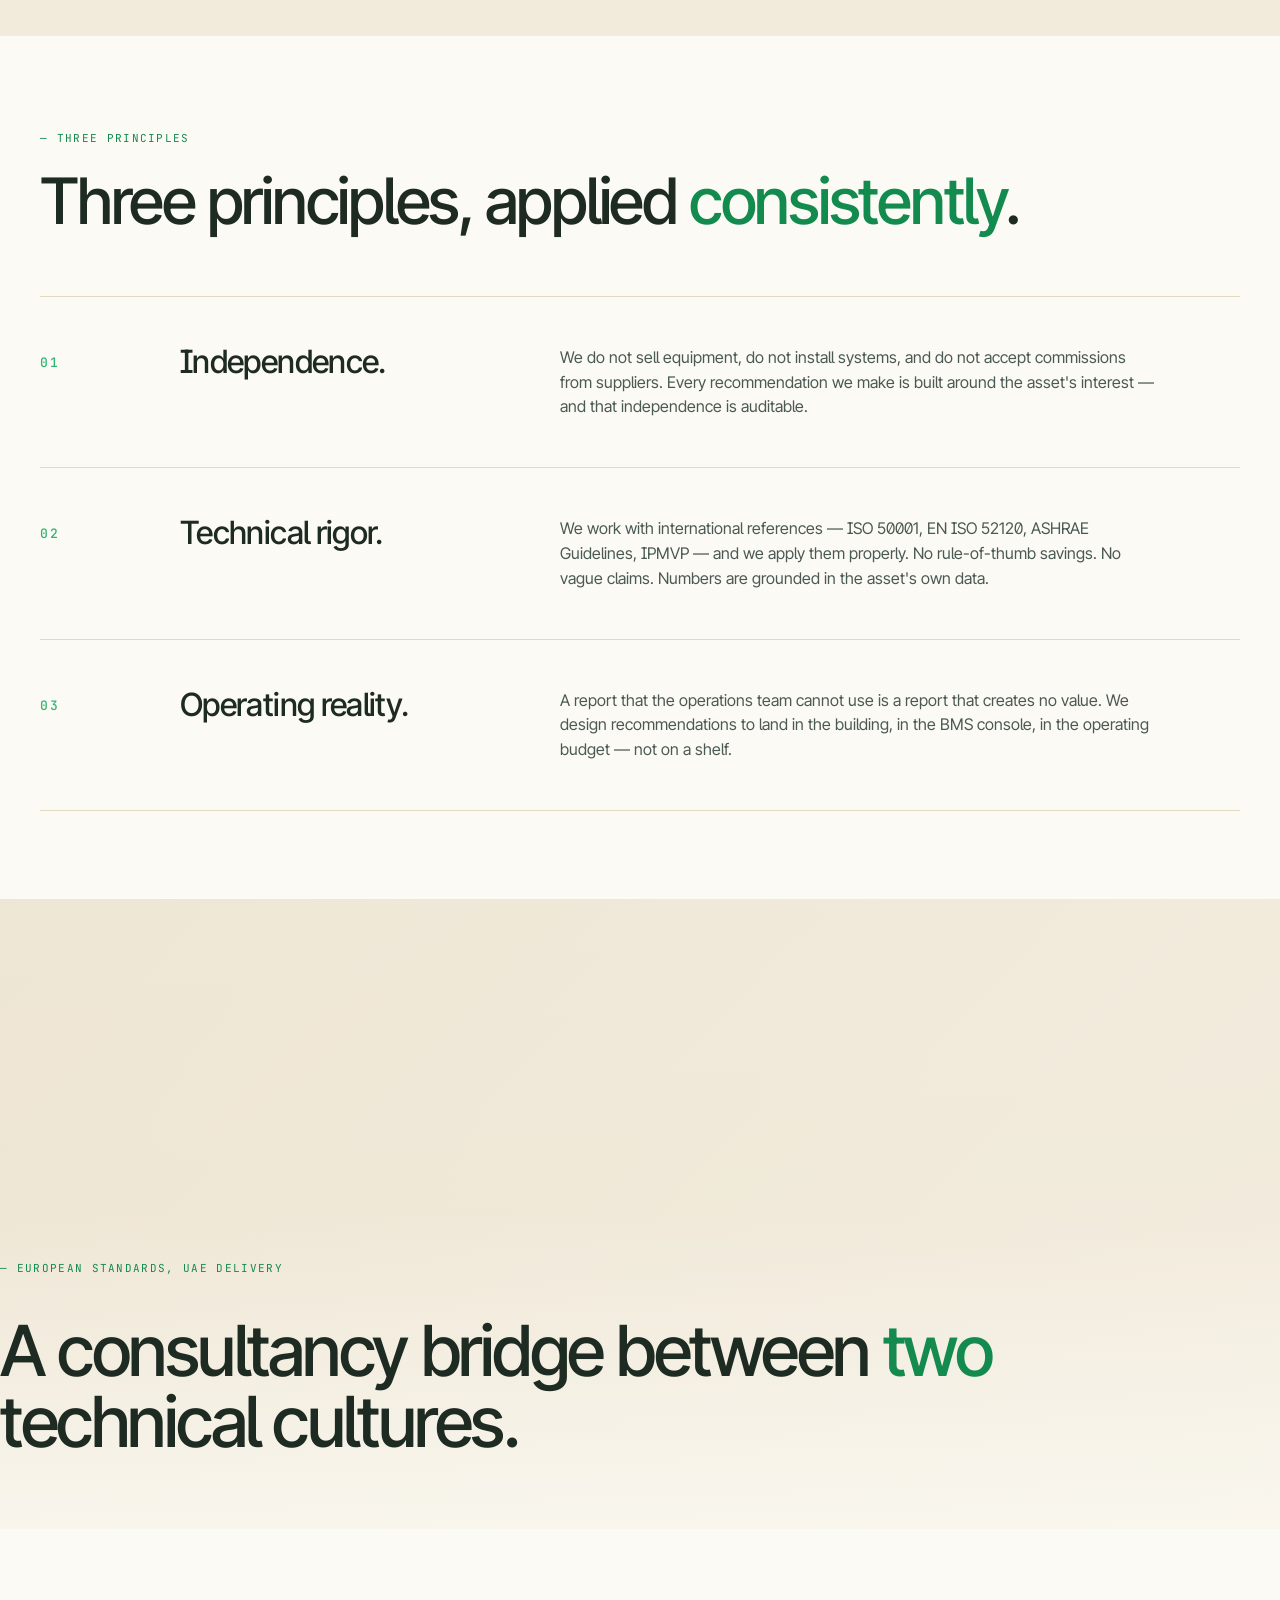
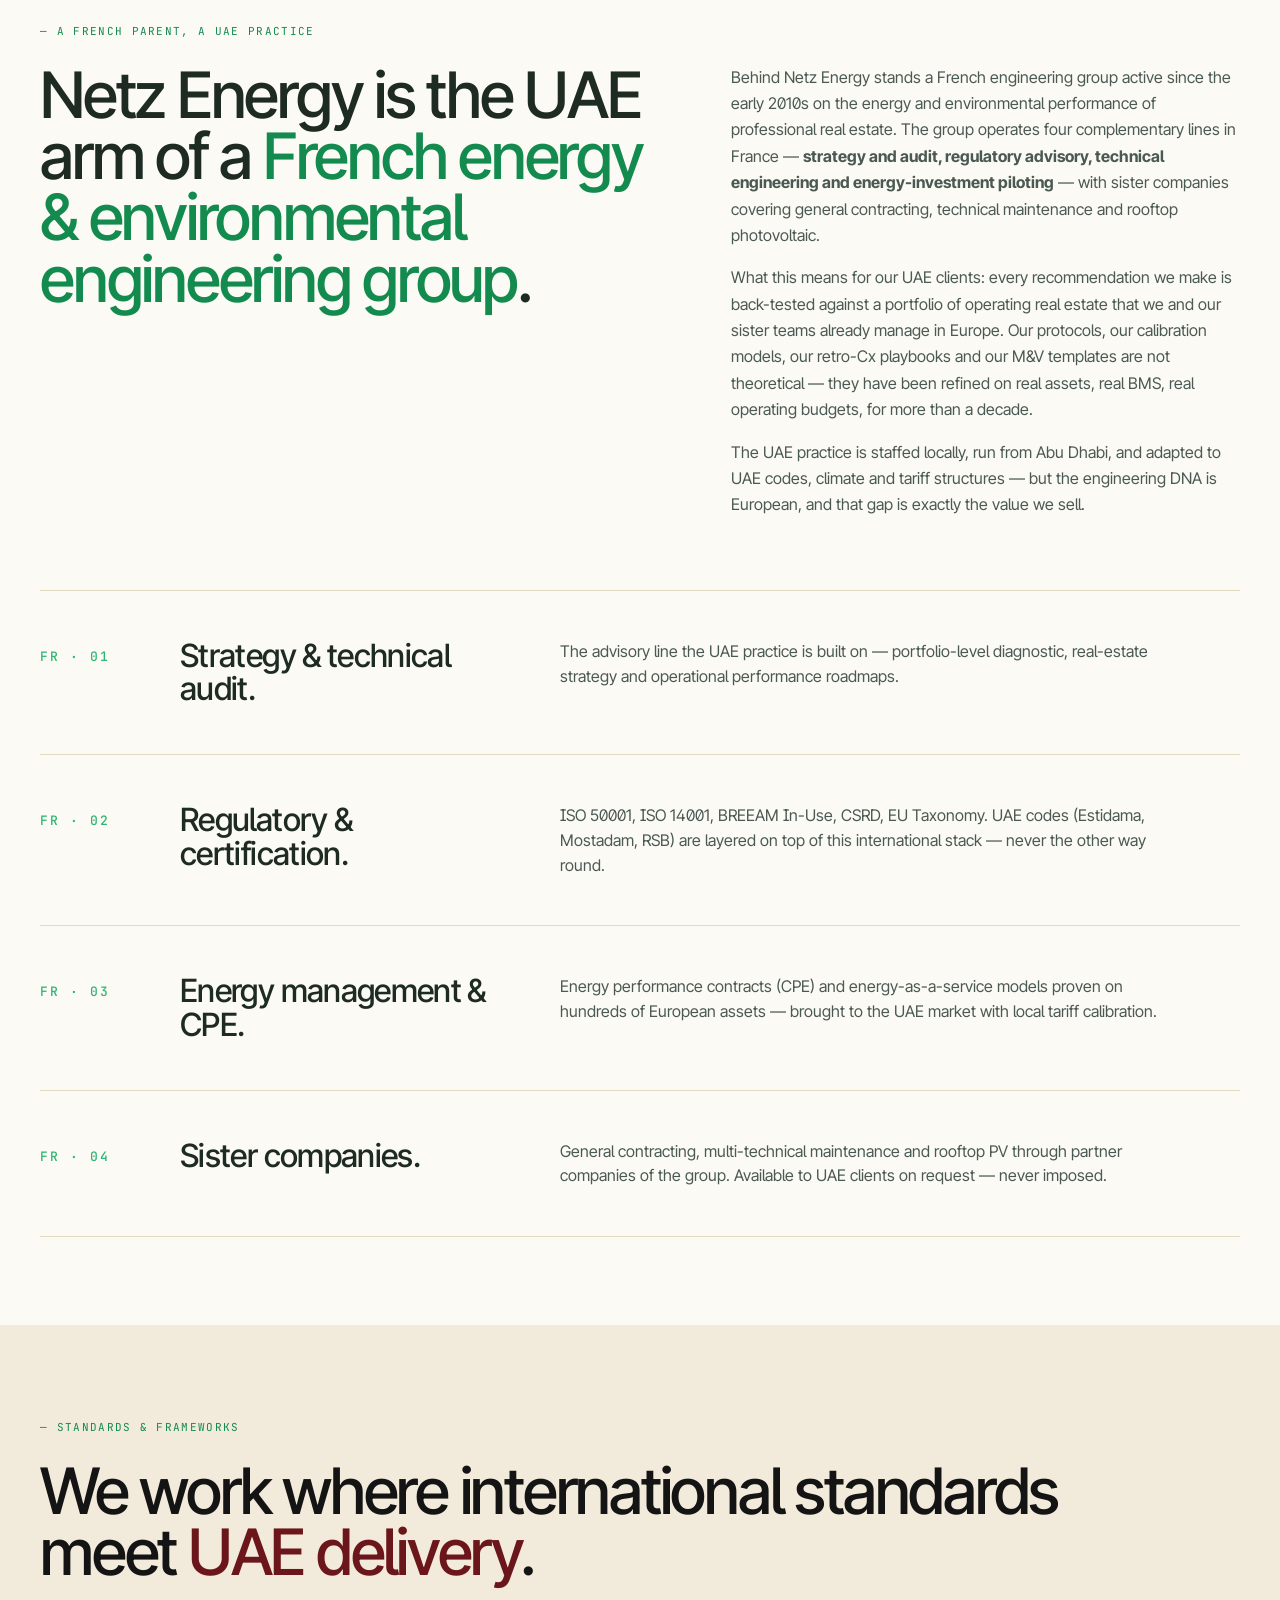
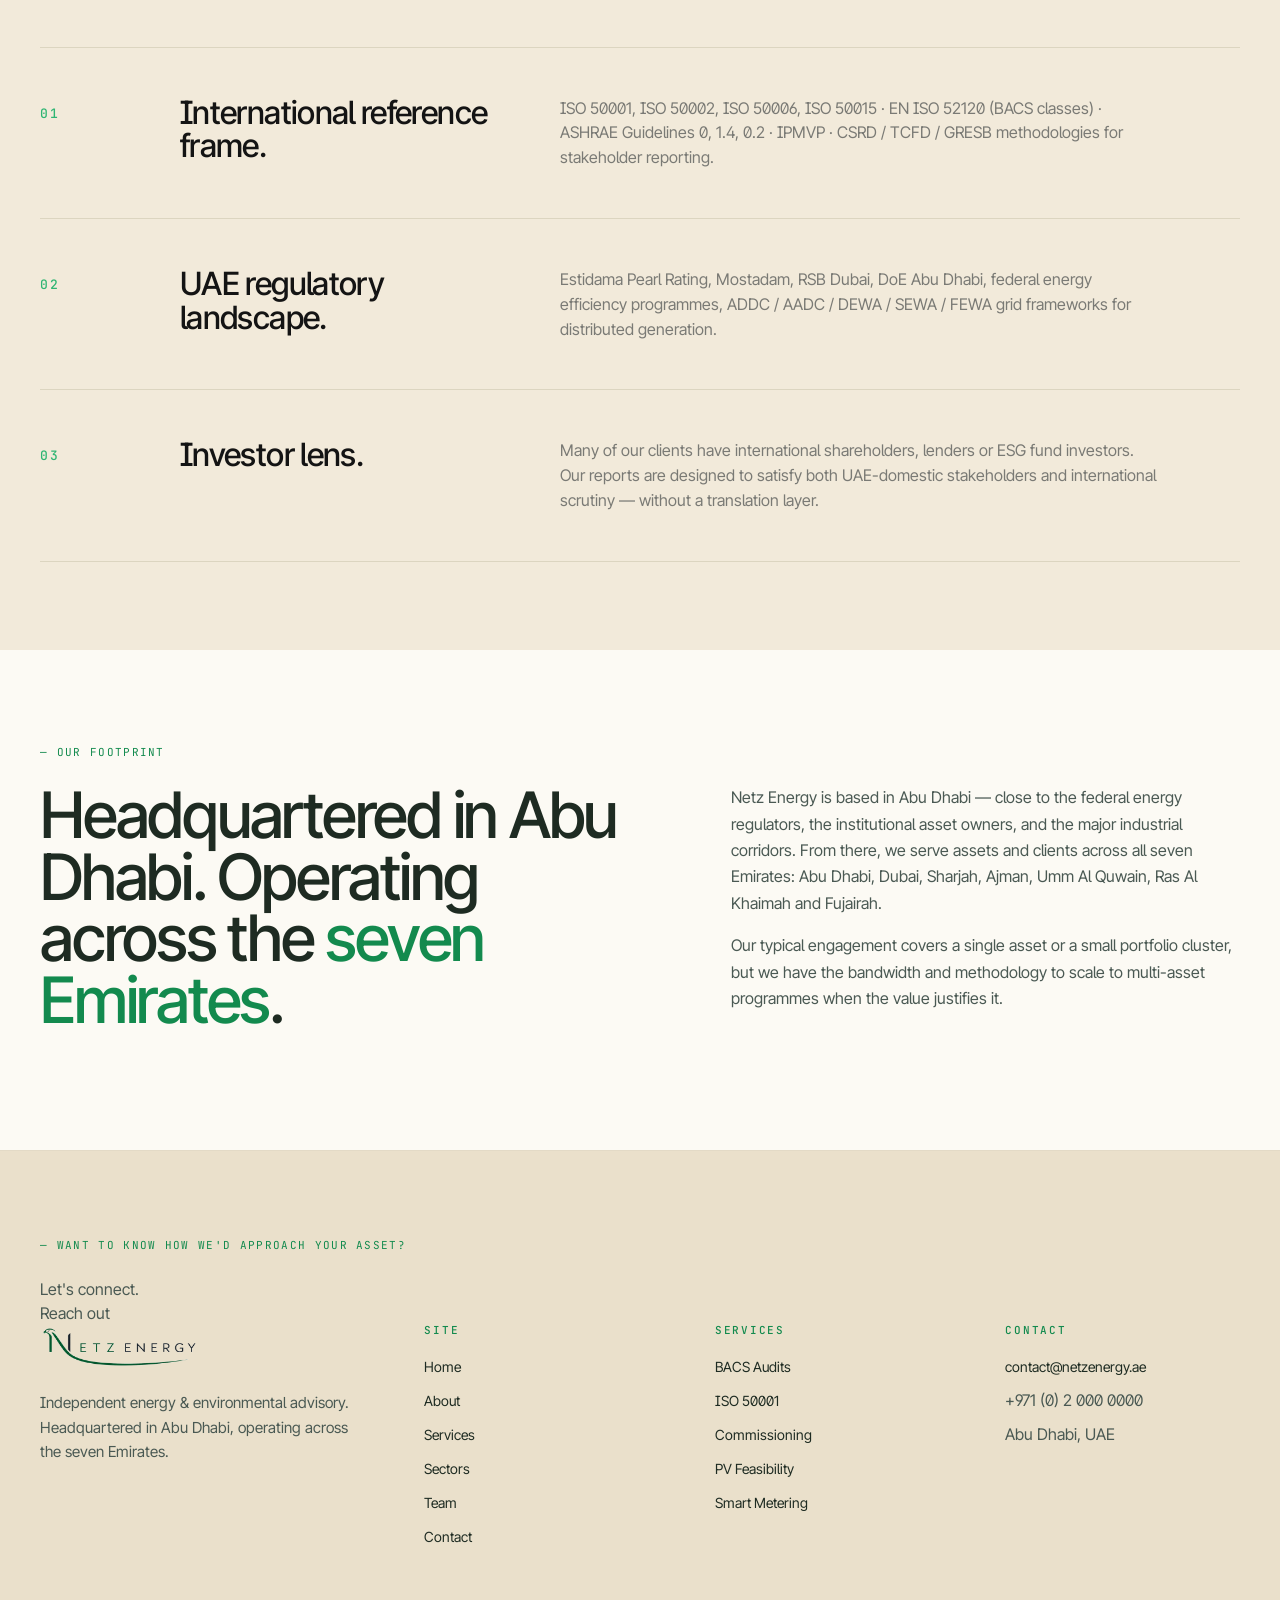
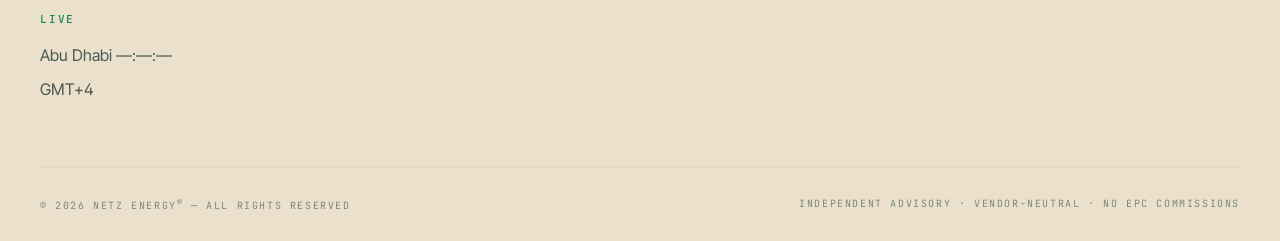
<file: about.html>
<!DOCTYPE html>
<html lang="en">
<head>
<meta charset="UTF-8">
<meta name="viewport" content="width=device-width, initial-scale=1.0">
<title>About Netz Energy — Independent Energy Advisory for UAE, KSA & Gulf</title>
<meta name="description" content="Pure-play independent energy consultant headquartered in Abu Dhabi. Serving asset owners and operators across UAE, Saudi Arabia, and the Gulf with vendor-neutral advisory.">
<meta name="keywords" content="independent energy consultant UAE, vendor-neutral advisory Abu Dhabi, owner-side energy consultant Gulf, building energy consultant Saudi Arabia">
<meta name="author" content="Netz Energy">
<meta name="robots" content="index, follow, max-image-preview:large">
<meta name="geo.region" content="AE-AZ">
<meta name="geo.placename" content="Abu Dhabi">
<meta name="language" content="English">

<link rel="canonical" href="https://site-theta-one-24.vercel.app/about.html">

<!-- Open Graph / Facebook -->
<meta property="og:type" content="website">
<meta property="og:url" content="https://site-theta-one-24.vercel.app/about.html">
<meta property="og:title" content="About Netz Energy — Independent Energy Advisory for UAE, KSA & Gulf">
<meta property="og:description" content="Pure-play independent energy consultant headquartered in Abu Dhabi. Serving asset owners and operators across UAE, Saudi Arabia, and the Gulf with vendor-neutral advisory.">
<meta property="og:image" content="https://site-theta-one-24.vercel.app/assets/logo.png">
<meta property="og:site_name" content="Netz Energy">

<!-- Twitter -->
<meta name="twitter:card" content="summary_large_image">
<meta name="twitter:url" content="https://site-theta-one-24.vercel.app/about.html">
<meta name="twitter:title" content="About Netz Energy — Independent Energy Advisory for UAE, KSA & Gulf">
<meta name="twitter:description" content="Pure-play independent energy consultant headquartered in Abu Dhabi. Serving asset owners and operators across UAE, Saudi Arabia, and the Gulf with vendor-neutral advisory.">
<meta name="twitter:image" content="https://site-theta-one-24.vercel.app/assets/logo.png">

<!-- DNS prefetch & preconnect -->
<link rel="dns-prefetch" href="//fonts.googleapis.com">
<link rel="dns-prefetch" href="//fonts.gstatic.com">
<link rel="dns-prefetch" href="//images.unsplash.com">
<link rel="dns-prefetch" href="//videos.pexels.com">
<link rel="dns-prefetch" href="//logo.clearbit.com">

<!-- Favicon -->
<link rel="icon" type="image/png" href="assets/logo.png">
<link rel="apple-touch-icon" href="assets/logo.png">
<meta name="theme-color" content="#0A0A0A">

<!-- Mobile -->
<meta name="format-detection" content="telephone=yes">
<meta name="mobile-web-app-capable" content="yes">
<link rel="preconnect" href="https://fonts.googleapis.com"><link rel="preconnect" href="https://fonts.gstatic.com" crossorigin>
<link href="https://fonts.googleapis.com/css2?family=Inter+Tight:wght@300;400;500;600;700&family=JetBrains+Mono:wght@400;500&display=swap" rel="stylesheet">
<link rel="stylesheet" href="assets/style.css">

<script type="application/ld+json">
{
  "@context": "https://schema.org",
  "@type": "ProfessionalService",
  "@id": "https://site-theta-one-24.vercel.app/#organization",
  "name": "Netz Energy",
  "alternateName": "Netz Energy Advisory",
  "url": "https://site-theta-one-24.vercel.app/",
  "logo": "https://site-theta-one-24.vercel.app/assets/logo.png",
  "image": "https://site-theta-one-24.vercel.app/assets/logo.png",
  "description": "Independent, vendor-neutral energy and environmental advisory practice for UAE, KSA and Gulf real estate.",
  "foundingDate": "2026",
  "address": {
    "@type": "PostalAddress",
    "streetAddress": "Abu Dhabi Global Market Square",
    "addressLocality": "Al Maryah Island",
    "addressRegion": "Abu Dhabi",
    "addressCountry": "AE"
  },
  "geo": {
    "@type": "GeoCoordinates",
    "latitude": "24.4995",
    "longitude": "54.3995"
  },
  "areaServed": [
    {"@type": "Country", "name": "United Arab Emirates"},
    {"@type": "Country", "name": "Saudi Arabia"},
    {"@type": "Country", "name": "Oman"},
    {"@type": "Country", "name": "Bahrain"},
    {"@type": "Country", "name": "Qatar"},
    {"@type": "Country", "name": "Kuwait"}
  ],
  "serviceType": [
    "Energy Consulting",
    "BACS Audit",
    "ISO 50001 Advisory",
    "Building Commissioning",
    "Retro-Commissioning",
    "PV Feasibility Study",
    "Smart Metering",
    "Energy Management System Deployment",
    "ESG Reporting"
  ],
  "knowsAbout": [
    "ISO 50001",
    "EN ISO 52120",
    "ASHRAE Guidelines",
    "IPMVP",
    "Estidama Pearl",
    "Mostadam",
    "DEWA",
    "ADDC",
    "AADC",
    "Building Energy Performance",
    "HVAC Optimization",
    "Photovoltaic Systems",
    "Smart Metering"
  ],
  "contactPoint": [{
    "@type": "ContactPoint",
    "contactType": "customer service",
    "email": "contact@netzenergy.ae",
    "areaServed": ["AE", "SA", "OM", "BH", "QA", "KW"],
    "availableLanguage": ["English", "French", "Arabic"]
  }]
}
</script>
<script type="application/ld+json">
{
  "@context": "https://schema.org",
  "@type": "BreadcrumbList",
  "itemListElement": [
    {"@type": "ListItem", "position": 1, "name": "Home", "item": "https://site-theta-one-24.vercel.app/"},
    {"@type": "ListItem", "position": 2, "name": "About", "item": "https://site-theta-one-24.vercel.app/about.html"}
  ]
}
</script>
</head>
<body>

<div class="topbar"><div class="shell">
  <span><span class="live-dot"></span>Live · Abu Dhabi <span data-clock>—:—:—</span> · GMT+4</span>
  <span>Independent advisory · Vendor-neutral · No EPC commissions</span>
</div></div>

<nav class="nav"><div class="shell nav-inner">
  <a href="index.html" class="brand" aria-label="Netz Energy"><img class="logo" src="assets/logo.png" alt="Netz Energy"></a>
  <ul class="nav-links" id="navLinks">
    <li><a href="index.html"><span class="num">01</span> Home</a></li>
    <li><a href="about.html" class="active"><span class="num">02</span> About</a></li>
    <li><a href="services.html"><span class="num">03</span> Services</a></li>
    <li><a href="sectors.html"><span class="num">04</span> Sectors</a></li>
    <li><a href="team.html"><span class="num">05</span> Team</a></li>
    <li><a href="contact.html"><span class="num">06</span> Contact</a></li>
    <li><a href="contact.html" class="nav-cta">Let's Connect</a></li>
  </ul>
  <button class="nav-toggle" aria-label="Menu" onclick="document.getElementById('navLinks').classList.toggle('open')"><span></span><span></span><span></span></button>
</div></nav>

<header class="page-head" style="background-image:url('https://images.unsplash.com/photo-1547190606-b7e83a82037d?auto=format&fit=crop&w=2400&q=80');">
  <div class="shell">
    <div class="breadcrumb"><a href="index.html">Home</a> &nbsp;/&nbsp; About</div>
    <h1>An independent voice in the UAE <span class="accent-gold">built environment</span>.</h1>
    <p class="lead">
      Netz Energy is a pure-play energy and environmental advisory practice, headquartered
      in Abu Dhabi and serving owners, developers and operators across the seven Emirates.
    </p>
  </div>
</header>

<section class="section section-dark">
  <div class="shell">
    <div class="reveal"><span class="section-eyebrow">— Our mission</span></div>
    <div class="col-asymmetric reveal">
      <h2 class="section-title">Make every building a lever of <span class="accent-gold" style="color:var(--gold-bright);">measurable</span> performance.</h2>
      <div class="col-text">
        <p>Buildings account for nearly 80% of the UAE's electricity consumption. Most of that consumption is structurally addressable — through better controls, better governance, and better engineering decisions.</p>
        <p>Our role is narrow and clear: we are advisors, not contractors. We do not sell equipment. We do not install systems. We do not earn commissions on procurement. That structural independence is what allows us to give clients the answer they actually need — not the one a supplier or an EPC needs them to hear.</p>
      </div>
    </div>
  </div>
</section>

<section class="section section-light">
  <div class="shell">
    <div class="reveal"><span class="section-eyebrow">— Our positioning</span></div>
    <div class="col-asymmetric reverse reveal">
      <div class="col-text">
        <p>The UAE consultancy market is structured around two dominant logics: compliance (certifications, ratings, ESG reporting) and execution (EPC delivery, equipment install). Both are useful — but neither, on its own, makes a building perform better.</p>
        <p>Netz Energy sits in the technical advisory space between them. We translate compliance ambitions into engineering reality, and engineering opportunities into investor-grade business cases. Our clients hire us because they want a building that runs better — not just a binder that says it does.</p>
      </div>
      <h2 class="section-title">From compliance to performance. From paper to <span style="color:var(--wine);">operating outcomes</span>.</h2>
    </div>
  </div>
</section>

<section class="section section-dark">
  <div class="shell">
    <div class="reveal">
      <span class="section-eyebrow">— Three principles</span>
      <h2 class="section-title">Three principles, applied <span class="accent-gold" style="color:var(--gold-bright);">consistently</span>.</h2>
    </div>

    <div class="editorial-list reveal-stagger">
      <div class="editorial-item">
        <span class="editorial-num">01</span>
        <h3>Independence.</h3>
        <p>We do not sell equipment, do not install systems, and do not accept commissions from suppliers. Every recommendation we make is built around the asset's interest — and that independence is auditable.</p>
      </div>
      <div class="editorial-item">
        <span class="editorial-num">02</span>
        <h3>Technical rigor.</h3>
        <p>We work with international references — ISO 50001, EN ISO 52120, ASHRAE Guidelines, IPMVP — and we apply them properly. No rule-of-thumb savings. No vague claims. Numbers are grounded in the asset's own data.</p>
      </div>
      <div class="editorial-item">
        <span class="editorial-num">03</span>
        <h3>Operating reality.</h3>
        <p>A report that the operations team cannot use is a report that creates no value. We design recommendations to land in the building, in the BMS console, in the operating budget — not on a shelf.</p>
      </div>
    </div>
  </div>
</section>

<section class="video-band">
  <div class="vb-fallback" style="background-image: linear-gradient(135deg, rgba(252,250,244,0.15), rgba(252,250,244,0.45)), url('https://images.unsplash.com/photo-1582407947304-fd86f028f716?auto=format&fit=crop&w=2400&q=80');"></div>
  <video autoplay muted loop playsinline preload="metadata" poster="https://images.unsplash.com/photo-1582407947304-fd86f028f716?auto=format&fit=crop&w=2400&q=80">
    <source src="https://videos.pexels.com/video-files/3214448/3214448-uhd_3840_2160_25fps.mp4" type="video/mp4">
  </video>
  <div class="shell vb-inner">
    <span class="section-eyebrow">— European standards, UAE delivery</span>
    <h2 style="margin-top: 16px;">A consultancy bridge between <span class="accent">two</span> technical cultures.</h2>
  </div>
</section>

<!-- A FRENCH PARENT, A UAE PRACTICE -->
<section class="section section-dark">
  <div class="shell">
    <div class="reveal"><span class="section-eyebrow">— A French parent, a UAE practice</span></div>
    <div class="col-asymmetric reveal">
      <h2 class="section-title">Netz Energy is the UAE arm of a <span class="accent-gold" style="color:var(--gold-bright);">French energy &amp; environmental engineering group</span>.</h2>
      <div class="col-text">
        <p>Behind Netz Energy stands a French engineering group active since the early 2010s on the energy and environmental performance of professional real estate. The group operates four complementary lines in France &mdash; <strong>strategy and audit, regulatory advisory, technical engineering and energy-investment piloting</strong> &mdash; with sister companies covering general contracting, technical maintenance and rooftop photovoltaic.</p>
        <p>What this means for our UAE clients: every recommendation we make is back-tested against a portfolio of operating real estate that we and our sister teams already manage in Europe. Our protocols, our calibration models, our retro-Cx playbooks and our M&amp;V templates are not theoretical &mdash; they have been refined on real assets, real BMS, real operating budgets, for more than a decade.</p>
        <p>The UAE practice is staffed locally, run from Abu Dhabi, and adapted to UAE codes, climate and tariff structures &mdash; but the engineering DNA is European, and that gap is exactly the value we sell.</p>
      </div>
    </div>

    <div class="editorial-list reveal-stagger" style="margin-top: 56px;">
      <div class="editorial-item">
        <span class="editorial-num">FR&nbsp;·&nbsp;01</span>
        <h3>Strategy &amp; technical audit.</h3>
        <p>The advisory line the UAE practice is built on &mdash; portfolio-level diagnostic, real-estate strategy and operational performance roadmaps.</p>
      </div>
      <div class="editorial-item">
        <span class="editorial-num">FR&nbsp;·&nbsp;02</span>
        <h3>Regulatory &amp; certification.</h3>
        <p>ISO 50001, ISO 14001, BREEAM In-Use, CSRD, EU Taxonomy. UAE codes (Estidama, Mostadam, RSB) are layered on top of this international stack &mdash; never the other way round.</p>
      </div>
      <div class="editorial-item">
        <span class="editorial-num">FR&nbsp;·&nbsp;03</span>
        <h3>Energy management &amp; CPE.</h3>
        <p>Energy performance contracts (CPE) and energy-as-a-service models proven on hundreds of European assets &mdash; brought to the UAE market with local tariff calibration.</p>
      </div>
      <div class="editorial-item">
        <span class="editorial-num">FR&nbsp;·&nbsp;04</span>
        <h3>Sister companies.</h3>
        <p>General contracting, multi-technical maintenance and rooftop PV through partner companies of the group. Available to UAE clients on request &mdash; never imposed.</p>
      </div>
    </div>
  </div>
</section>

<section class="section section-light">
  <div class="shell">
    <div class="reveal">
      <span class="section-eyebrow">— Standards &amp; frameworks</span>
      <h2 class="section-title">We work where international standards meet <span style="color:var(--wine);">UAE delivery</span>.</h2>
    </div>

    <div class="editorial-list reveal-stagger">
      <div class="editorial-item">
        <span class="editorial-num">01</span>
        <h3>International reference frame.</h3>
        <p>ISO 50001, ISO 50002, ISO 50006, ISO 50015 · EN ISO 52120 (BACS classes) · ASHRAE Guidelines 0, 1.4, 0.2 · IPMVP · CSRD / TCFD / GRESB methodologies for stakeholder reporting.</p>
      </div>
      <div class="editorial-item">
        <span class="editorial-num">02</span>
        <h3>UAE regulatory landscape.</h3>
        <p>Estidama Pearl Rating, Mostadam, RSB Dubai, DoE Abu Dhabi, federal energy efficiency programmes, ADDC / AADC / DEWA / SEWA / FEWA grid frameworks for distributed generation.</p>
      </div>
      <div class="editorial-item">
        <span class="editorial-num">03</span>
        <h3>Investor lens.</h3>
        <p>Many of our clients have international shareholders, lenders or ESG fund investors. Our reports are designed to satisfy both UAE-domestic stakeholders and international scrutiny — without a translation layer.</p>
      </div>
    </div>
  </div>
</section>

<section class="section section-dark">
  <div class="shell">
    <div class="reveal"><span class="section-eyebrow">— Our footprint</span></div>
    <div class="col-asymmetric reveal">
      <h2 class="section-title">Headquartered in Abu Dhabi. Operating across the <span class="accent-gold" style="color:var(--gold-bright);">seven Emirates</span>.</h2>
      <div class="col-text">
        <p>Netz Energy is based in Abu Dhabi — close to the federal energy regulators, the institutional asset owners, and the major industrial corridors. From there, we serve assets and clients across all seven Emirates: Abu Dhabi, Dubai, Sharjah, Ajman, Umm Al Quwain, Ras Al Khaimah and Fujairah.</p>
        <p>Our typical engagement covers a single asset or a small portfolio cluster, but we have the bandwidth and methodology to scale to multi-asset programmes when the value justifies it.</p>
      </div>
    </div>
  </div>
</section>

<footer class="footer">
  <div class="shell">
    <div class="footer-cta-block">
      <span class="section-eyebrow">— Want to know how we'd approach your asset?</span>
      <div class="footer-cta">Let's <span class="accent">connect</span>.</div>
      <a href="contact.html" class="footer-link">Reach out</a>
    </div>
    <div class="footer-grid">
      <div>
        <a href="index.html" class="brand-foot" aria-label="Netz Energy"><img class="logo" src="assets/logo.png" alt="Netz Energy"></a>
        <p class="desc">Independent energy &amp; environmental advisory. Headquartered in Abu Dhabi, operating across the seven Emirates.</p>
      </div>
      <div><h5>Site</h5><ul>
        <li><a href="index.html">Home</a></li><li><a href="about.html">About</a></li>
        <li><a href="services.html">Services</a></li><li><a href="sectors.html">Sectors</a></li><li><a href="team.html">Team</a></li>
        <li><a href="contact.html">Contact</a></li>
      </ul></div>
      <div><h5>Services</h5><ul>
        <li><a href="services/bacs-audits.html">BACS Audits</a></li>
        <li><a href="services/iso-50001.html">ISO 50001</a></li>
        <li><a href="services/commissioning.html">Commissioning</a></li>
        <li><a href="services/pv-feasibility.html">PV Feasibility</a></li>
        <li><a href="services/smart-metering.html">Smart Metering</a></li>
      </ul></div>
      <div><h5>Contact</h5><ul>
        <li><a href="mailto:contact@netzenergy.ae">contact@netzenergy.ae</a></li>
        <li>+971 (0) 2 000 0000</li><li style="margin-top: 8px;">Abu Dhabi, UAE</li>
      </ul></div>
      <div><h5>Live</h5><ul>
        <li>Abu Dhabi <span data-clock>—:—:—</span></li><li>GMT+4</li>
      </ul></div>
    </div>
    <div class="footer-bottom">
      <span>© 2026 Netz Energy<sup>®</sup> — All rights reserved</span>
      <span>Independent advisory · Vendor-neutral · No EPC commissions</span>
    </div>
  </div>
</footer>
<script src="assets/animations.js" defer></script>
</body>
</html>
                                                                                                                                                                                                                                                                                                                                                                                                                                                                                                                                                                                                                                                                                                                                                                                                                                                                                                                                                                                                                                                                                                                                                                                                                                                                                                                                                                                                                                                                                                                                                                                        
</file>
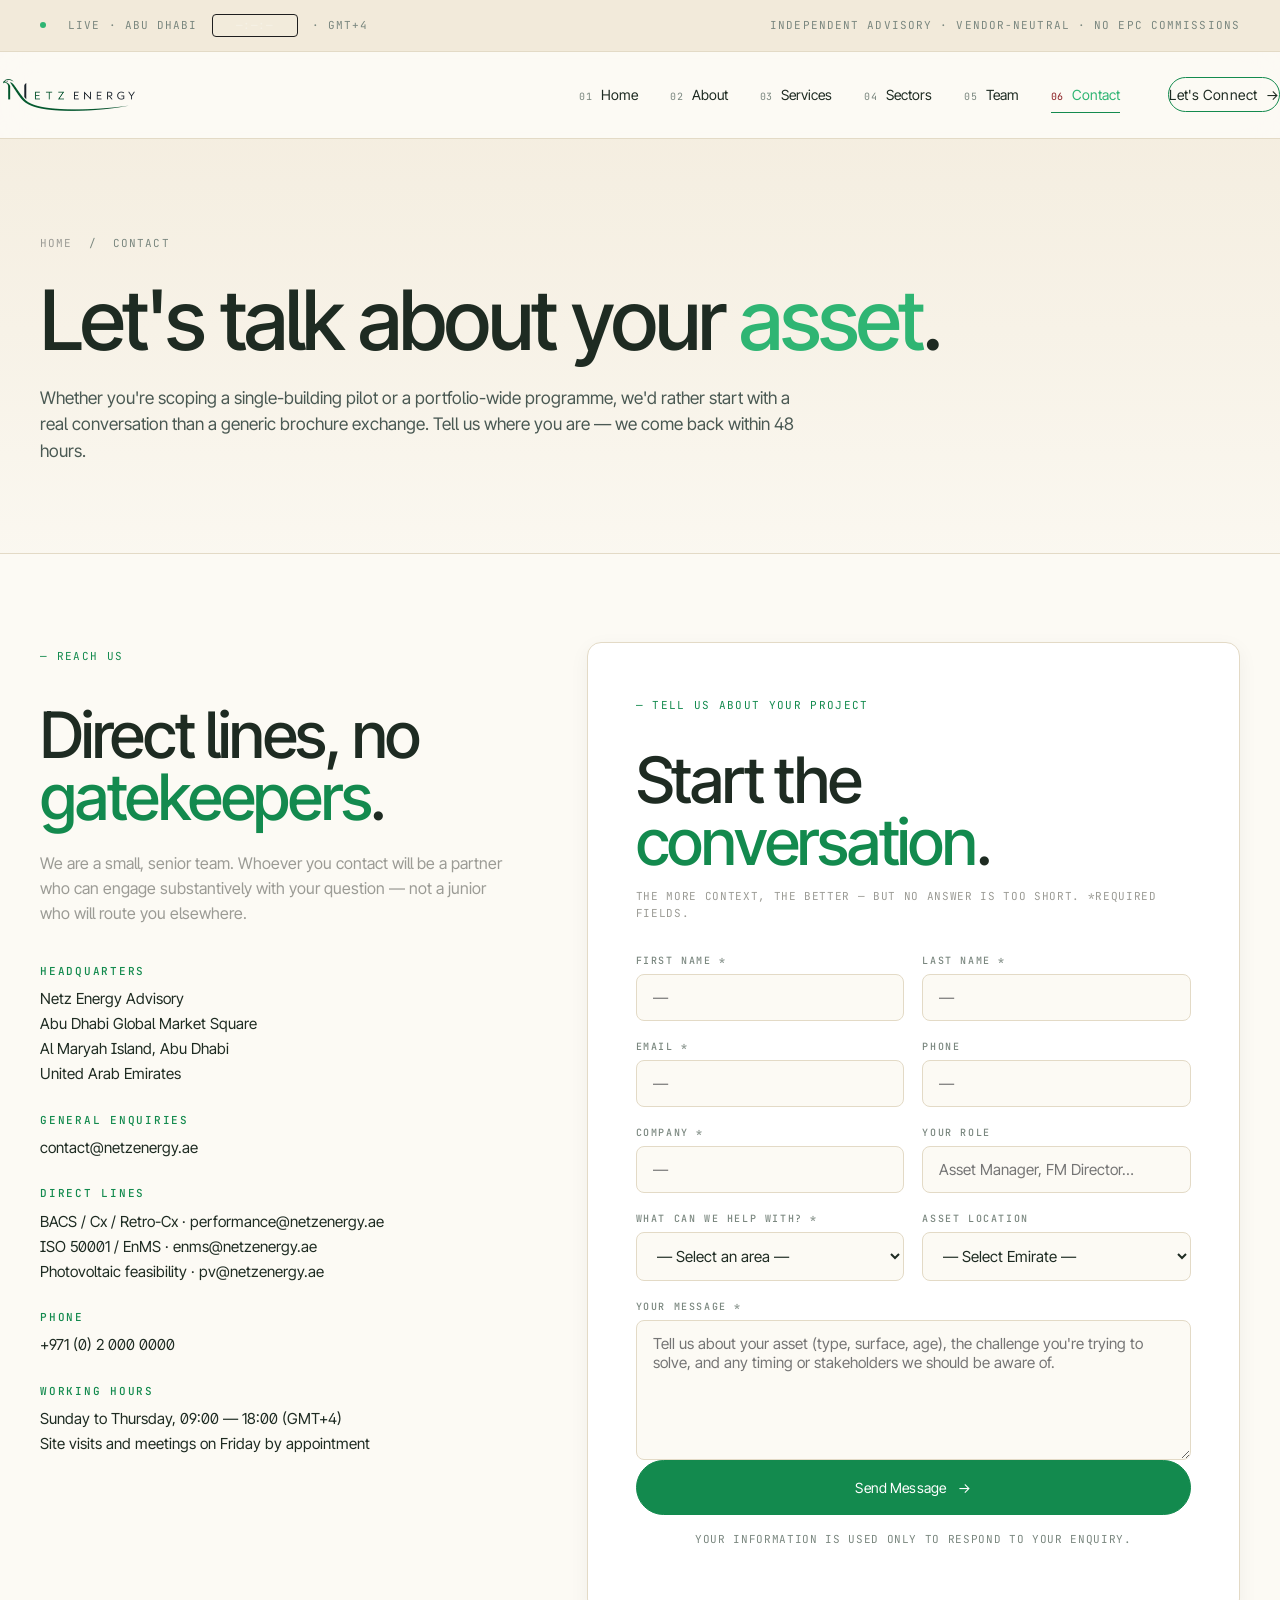
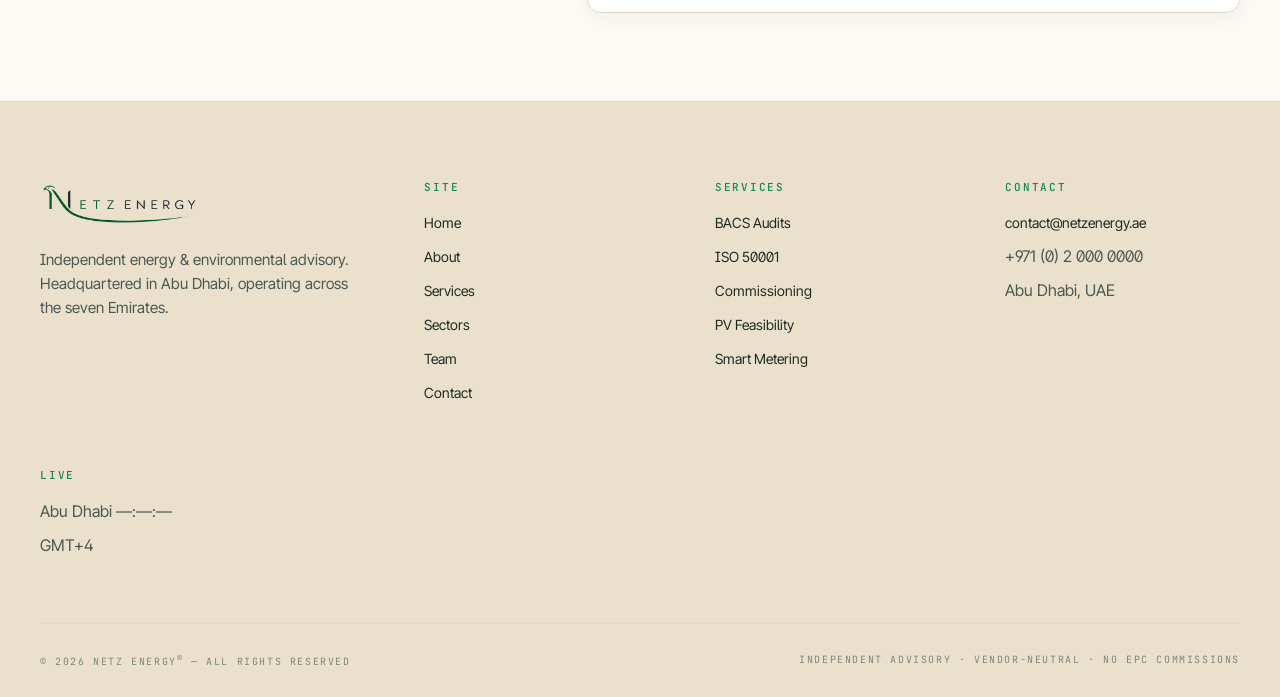
<file: contact.html>
<!DOCTYPE html>
<html lang="en">
<head>
<meta charset="UTF-8">
<meta name="viewport" content="width=device-width, initial-scale=1.0">
<title>Contact Netz Energy — Energy Consultant Abu Dhabi, Dubai & Gulf</title>
<meta name="description" content="Talk to an independent energy advisor. Abu Dhabi HQ, covering UAE (7 Emirates), KSA, Oman. Response within 48 hours. BACS, ISO 50001, commissioning, PV feasibility.">
<meta name="keywords" content="energy consultant contact UAE, BACS audit quote Dubai, ISO 50001 consultant Abu Dhabi contact">
<meta name="author" content="Netz Energy">
<meta name="robots" content="index, follow, max-image-preview:large">
<meta name="geo.region" content="AE-AZ">
<meta name="geo.placename" content="Abu Dhabi">
<meta name="language" content="English">

<link rel="canonical" href="https://site-theta-one-24.vercel.app/contact.html">

<!-- Open Graph / Facebook -->
<meta property="og:type" content="website">
<meta property="og:url" content="https://site-theta-one-24.vercel.app/contact.html">
<meta property="og:title" content="Contact Netz Energy — Energy Consultant Abu Dhabi, Dubai & Gulf">
<meta property="og:description" content="Talk to an independent energy advisor. Abu Dhabi HQ, covering UAE (7 Emirates), KSA, Oman. Response within 48 hours. BACS, ISO 50001, commissioning, PV feasibility.">
<meta property="og:image" content="https://site-theta-one-24.vercel.app/assets/logo.png">
<meta property="og:site_name" content="Netz Energy">

<!-- Twitter -->
<meta name="twitter:card" content="summary_large_image">
<meta name="twitter:url" content="https://site-theta-one-24.vercel.app/contact.html">
<meta name="twitter:title" content="Contact Netz Energy — Energy Consultant Abu Dhabi, Dubai & Gulf">
<meta name="twitter:description" content="Talk to an independent energy advisor. Abu Dhabi HQ, covering UAE (7 Emirates), KSA, Oman. Response within 48 hours. BACS, ISO 50001, commissioning, PV feasibility.">
<meta name="twitter:image" content="https://site-theta-one-24.vercel.app/assets/logo.png">

<!-- DNS prefetch & preconnect -->
<link rel="dns-prefetch" href="//fonts.googleapis.com">
<link rel="dns-prefetch" href="//fonts.gstatic.com">
<link rel="dns-prefetch" href="//images.unsplash.com">
<link rel="dns-prefetch" href="//videos.pexels.com">
<link rel="dns-prefetch" href="//logo.clearbit.com">

<!-- Favicon -->
<link rel="icon" type="image/png" href="assets/logo.png">
<link rel="apple-touch-icon" href="assets/logo.png">
<meta name="theme-color" content="#0A0A0A">

<!-- Mobile -->
<meta name="format-detection" content="telephone=yes">
<meta name="mobile-web-app-capable" content="yes">
<link rel="preconnect" href="https://fonts.googleapis.com"><link rel="preconnect" href="https://fonts.gstatic.com" crossorigin>
<link href="https://fonts.googleapis.com/css2?family=Inter+Tight:wght@300;400;500;600;700&family=JetBrains+Mono:wght@400;500&display=swap" rel="stylesheet">
<link rel="stylesheet" href="assets/style.css">

<script type="application/ld+json">
{
  "@context": "https://schema.org",
  "@type": "ProfessionalService",
  "@id": "https://site-theta-one-24.vercel.app/#organization",
  "name": "Netz Energy",
  "alternateName": "Netz Energy Advisory",
  "url": "https://site-theta-one-24.vercel.app/",
  "logo": "https://site-theta-one-24.vercel.app/assets/logo.png",
  "image": "https://site-theta-one-24.vercel.app/assets/logo.png",
  "description": "Independent, vendor-neutral energy and environmental advisory practice for UAE, KSA and Gulf real estate.",
  "foundingDate": "2026",
  "address": {
    "@type": "PostalAddress",
    "streetAddress": "Abu Dhabi Global Market Square",
    "addressLocality": "Al Maryah Island",
    "addressRegion": "Abu Dhabi",
    "addressCountry": "AE"
  },
  "geo": {
    "@type": "GeoCoordinates",
    "latitude": "24.4995",
    "longitude": "54.3995"
  },
  "areaServed": [
    {"@type": "Country", "name": "United Arab Emirates"},
    {"@type": "Country", "name": "Saudi Arabia"},
    {"@type": "Country", "name": "Oman"},
    {"@type": "Country", "name": "Bahrain"},
    {"@type": "Country", "name": "Qatar"},
    {"@type": "Country", "name": "Kuwait"}
  ],
  "serviceType": [
    "Energy Consulting",
    "BACS Audit",
    "ISO 50001 Advisory",
    "Building Commissioning",
    "Retro-Commissioning",
    "PV Feasibility Study",
    "Smart Metering",
    "Energy Management System Deployment",
    "ESG Reporting"
  ],
  "knowsAbout": [
    "ISO 50001",
    "EN ISO 52120",
    "ASHRAE Guidelines",
    "IPMVP",
    "Estidama Pearl",
    "Mostadam",
    "DEWA",
    "ADDC",
    "AADC",
    "Building Energy Performance",
    "HVAC Optimization",
    "Photovoltaic Systems",
    "Smart Metering"
  ],
  "contactPoint": [{
    "@type": "ContactPoint",
    "contactType": "customer service",
    "email": "contact@netzenergy.ae",
    "areaServed": ["AE", "SA", "OM", "BH", "QA", "KW"],
    "availableLanguage": ["English", "French", "Arabic"]
  }]
}
</script>
<script type="application/ld+json">
{
  "@context": "https://schema.org",
  "@type": "BreadcrumbList",
  "itemListElement": [
    {"@type": "ListItem", "position": 1, "name": "Home", "item": "https://site-theta-one-24.vercel.app/"},
    {"@type": "ListItem", "position": 2, "name": "Contact", "item": "https://site-theta-one-24.vercel.app/contact.html"}
  ]
}
</script>
</head>
<body>

<div class="topbar"><div class="shell">
  <span><span class="live-dot"></span>Live · Abu Dhabi <span data-clock>—:—:—</span> · GMT+4</span>
  <span>Independent advisory · Vendor-neutral · No EPC commissions</span>
</div></div>

<nav class="nav"><div class="shell nav-inner">
  <a href="index.html" class="brand" aria-label="Netz Energy"><img class="logo" src="assets/logo.png" alt="Netz Energy"></a>
  <ul class="nav-links" id="navLinks">
    <li><a href="index.html"><span class="num">01</span> Home</a></li>
    <li><a href="about.html"><span class="num">02</span> About</a></li>
    <li><a href="services.html"><span class="num">03</span> Services</a></li>
    <li><a href="sectors.html"><span class="num">04</span> Sectors</a></li>
    <li><a href="team.html"><span class="num">05</span> Team</a></li>
    <li><a href="contact.html" class="active"><span class="num">06</span> Contact</a></li>
    <li><a href="contact.html" class="nav-cta">Let's Connect</a></li>
  </ul>
  <button class="nav-toggle" aria-label="Menu" onclick="document.getElementById('navLinks').classList.toggle('open')"><span></span><span></span><span></span></button>
</div></nav>

<header class="page-head" style="background-image:url('https://images.unsplash.com/photo-1494522855154-9297ac14b55f?auto=format&fit=crop&w=2400&q=80');">
  <div class="shell">
    <div class="breadcrumb"><a href="index.html">Home</a> &nbsp;/&nbsp; Contact</div>
    <h1>Let's talk about your <span class="accent-gold">asset</span>.</h1>
    <p class="lead">
      Whether you're scoping a single-building pilot or a portfolio-wide programme,
      we'd rather start with a real conversation than a generic brochure exchange.
      Tell us where you are — we come back within 48 hours.
    </p>
  </div>
</header>

<section class="section section-dark">
  <div class="shell">
    <div class="contact-grid">
      <div class="reveal">
        <span class="section-eyebrow">— Reach us</span>
        <h2 style="margin-top: 16px; margin-bottom: 24px;">Direct lines, no <span class="accent-gold" style="color:var(--gold-bright);">gatekeepers</span>.</h2>
        <p style="color: var(--muted-light); margin-bottom: 40px; font-size: 1rem; line-height: 1.55;">
          We are a small, senior team. Whoever you contact will be a partner who
          can engage substantively with your question — not a junior who will
          route you elsewhere.
        </p>

        <div class="contact-info-block">
          <h4>Headquarters</h4>
          <p>Netz Energy Advisory<br>Abu Dhabi Global Market Square<br>Al Maryah Island, Abu Dhabi<br>United Arab Emirates</p>
        </div>
        <div class="contact-info-block">
          <h4>General enquiries</h4>
          <p><a href="mailto:contact@netzenergy.ae">contact@netzenergy.ae</a></p>
        </div>
        <div class="contact-info-block">
          <h4>Direct lines</h4>
          <p>BACS / Cx / Retro-Cx · <a href="mailto:performance@netzenergy.ae">performance@netzenergy.ae</a><br>
          ISO 50001 / EnMS · <a href="mailto:enms@netzenergy.ae">enms@netzenergy.ae</a><br>
          Photovoltaic feasibility · <a href="mailto:pv@netzenergy.ae">pv@netzenergy.ae</a></p>
        </div>
        <div class="contact-info-block">
          <h4>Phone</h4>
          <p><a href="tel:+97120000000">+971 (0) 2 000 0000</a></p>
        </div>
        <div class="contact-info-block">
          <h4>Working hours</h4>
          <p>Sunday to Thursday, 09:00 — 18:00 (GMT+4)<br>Site visits and meetings on Friday by appointment</p>
        </div>
      </div>

      <form class="contact-form reveal" onsubmit="event.preventDefault(); alert('Thank you. This is a demonstration form — please replace with your form-handling backend (Formspree, HubSpot, Netlify Forms, etc.).');">
        <span class="section-eyebrow">— Tell us about your project</span>
        <h2 style="margin-top: 12px;">Start the <span style="color:var(--gold-bright);">conversation</span>.</h2>
        <p class="mono" style="margin: 16px 0 32px; color: var(--muted-light);">The more context, the better — but no answer is too short. *Required fields.</p>

        <div class="row">
          <div class="field"><label for="firstName">First name *</label><input id="firstName" name="firstName" required placeholder="—"></div>
          <div class="field"><label for="lastName">Last name *</label><input id="lastName" name="lastName" required placeholder="—"></div>
        </div>
        <div class="row">
          <div class="field"><label for="email">Email *</label><input id="email" name="email" type="email" required placeholder="—"></div>
          <div class="field"><label for="phone">Phone</label><input id="phone" name="phone" type="tel" placeholder="—"></div>
        </div>
        <div class="row">
          <div class="field"><label for="company">Company *</label><input id="company" name="company" required placeholder="—"></div>
          <div class="field"><label for="role">Your role</label><input id="role" name="role" placeholder="Asset Manager, FM Director…"></div>
        </div>
        <div class="row">
          <div class="field"><label for="topic">What can we help with? *</label>
            <select id="topic" name="topic" required>
              <option value="">— Select an area —</option>
              <option value="bacs">BACS audit</option>
              <option value="iso50001">ISO 50001 advisory</option>
              <option value="commissioning">Commissioning / Retro-Cx</option>
              <option value="pv">PV feasibility</option>
              <option value="combined">Combined / portfolio programme</option>
              <option value="other">Other / not sure yet</option>
            </select>
          </div>
          <div class="field"><label for="emirate">Asset location</label>
            <select id="emirate" name="emirate">
              <option value="">— Select Emirate —</option>
              <option>Abu Dhabi</option><option>Dubai</option><option>Sharjah</option>
              <option>Ajman</option><option>Umm Al Quwain</option>
              <option>Ras Al Khaimah</option><option>Fujairah</option><option>Multiple</option>
            </select>
          </div>
        </div>
        <div class="field"><label for="message">Your message *</label>
          <textarea id="message" name="message" required placeholder="Tell us about your asset (type, surface, age), the challenge you're trying to solve, and any timing or stakeholders we should be aware of."></textarea>
        </div>
        <button type="submit" class="btn btn-wine" style="width: 100%; justify-content: center; padding: 18px;">Send Message</button>
        <p class="mono" style="margin-top: 16px; text-align:center;">Your information is used only to respond to your enquiry.</p>
      </form>
    </div>
  </div>
</section>

<footer class="footer">
  <div class="shell">
    <div class="footer-grid">
      <div>
        <a href="index.html" class="brand-foot" aria-label="Netz Energy"><img class="logo" src="assets/logo.png" alt="Netz Energy"></a>
        <p class="desc">Independent energy &amp; environmental advisory. Headquartered in Abu Dhabi, operating across the seven Emirates.</p>
      </div>
      <div><h5>Site</h5><ul>
        <li><a href="index.html">Home</a></li><li><a href="about.html">About</a></li>
        <li><a href="services.html">Services</a></li><li><a href="sectors.html">Sectors</a></li><li><a href="team.html">Team</a></li>
        <li><a href="contact.html">Contact</a></li>
      </ul></div>
      <div><h5>Services</h5><ul>
        <li><a href="services/bacs-audits.html">BACS Audits</a></li>
        <li><a href="services/iso-50001.html">ISO 50001</a></li>
        <li><a href="services/commissioning.html">Commissioning</a></li>
        <li><a href="services/pv-feasibility.html">PV Feasibility</a></li>
        <li><a href="services/smart-metering.html">Smart Metering</a></li>
      </ul></div>
      <div><h5>Contact</h5><ul>
        <li><a href="mailto:contact@netzenergy.ae">contact@netzenergy.ae</a></li>
        <li>+971 (0) 2 000 0000</li><li style="margin-top: 8px;">Abu Dhabi, UAE</li>
      </ul></div>
      <div><h5>Live</h5><ul>
        <li>Abu Dhabi <span data-clock>—:—:—</span></li><li>GMT+4</li>
      </ul></div>
    </div>
    <div class="footer-bottom">
      <span>© 2026 Netz Energy<sup>®</sup> — All rights reserved</span>
      <span>Independent advisory · Vendor-neutral · No EPC commissions</span>
    </div>
  </div>
</footer>
<script src="assets/animations.js" defer></script>
</body>
</html>
                                                                                                                                                                                                                                                                                                                                                                                                                                                                                                                                                                                                                                                                                                                                                                                                                                                                                                                                                                                                                                                                                                           
</file>
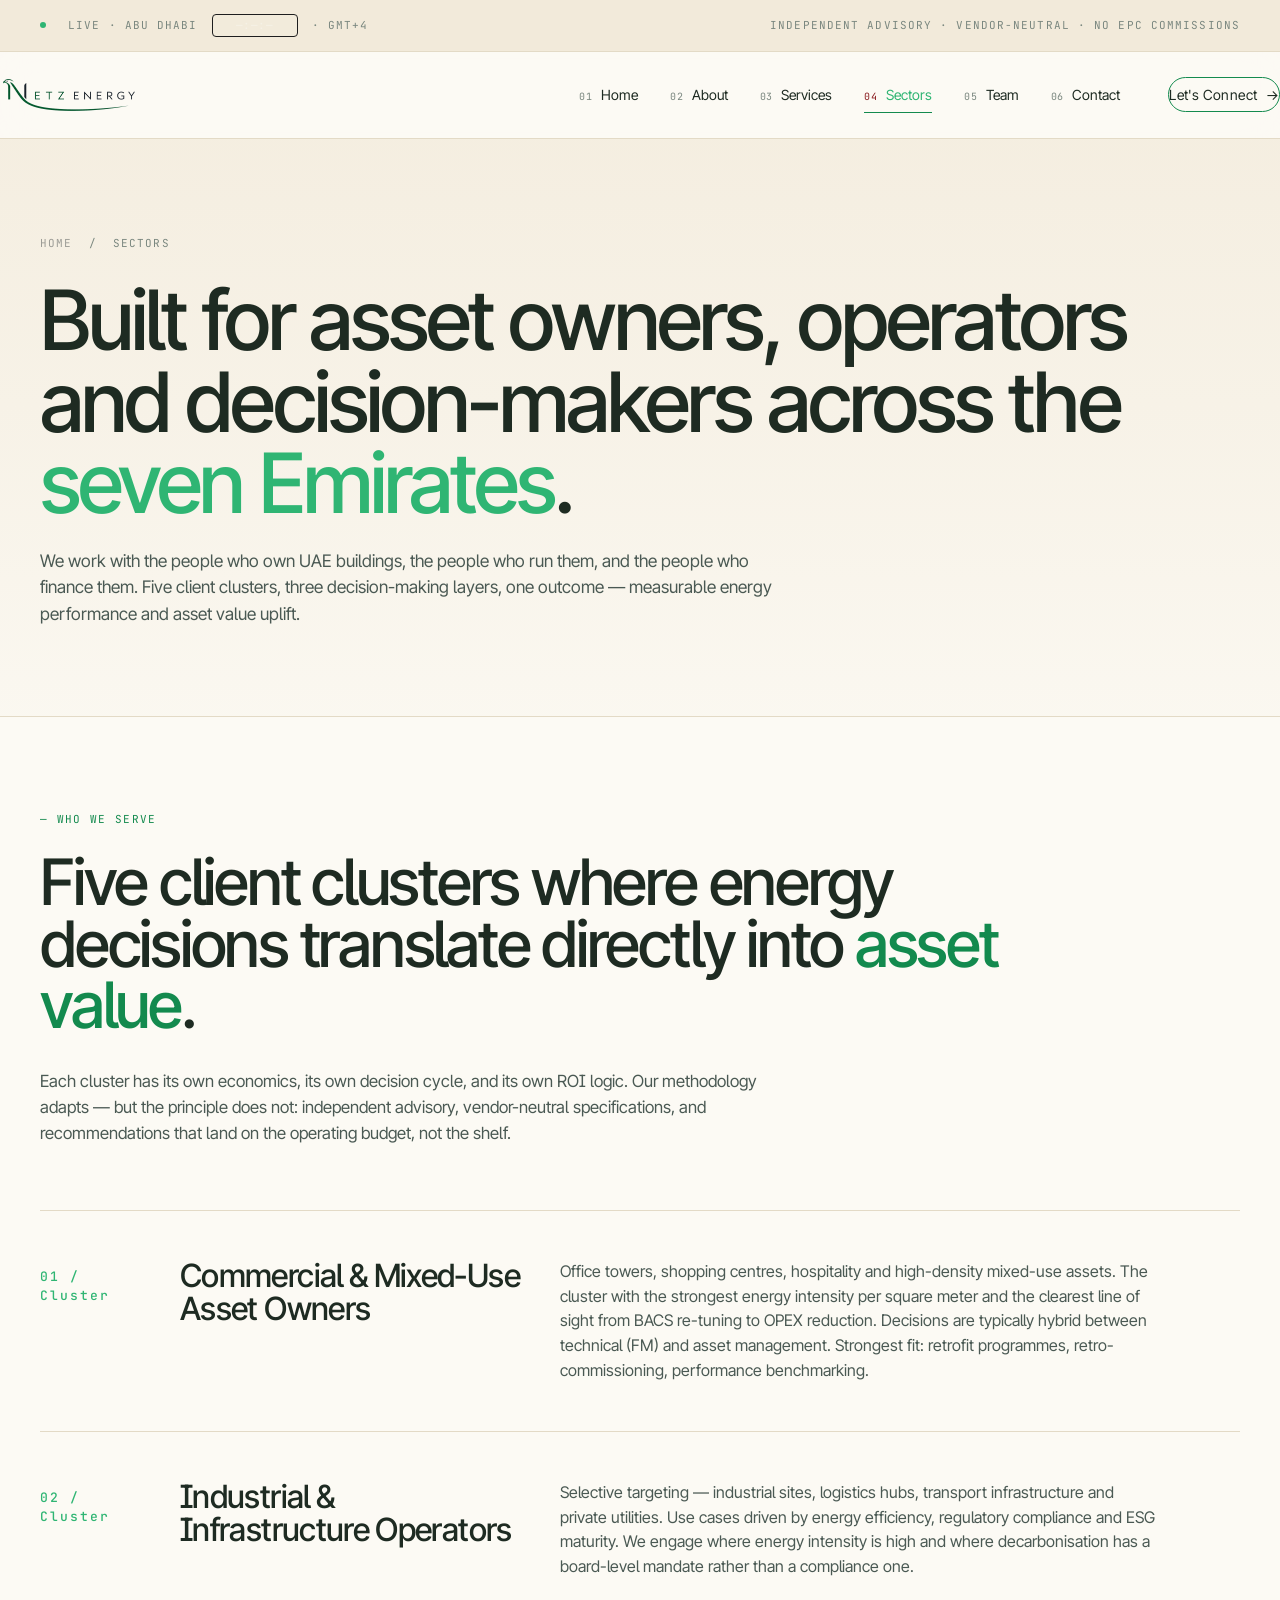
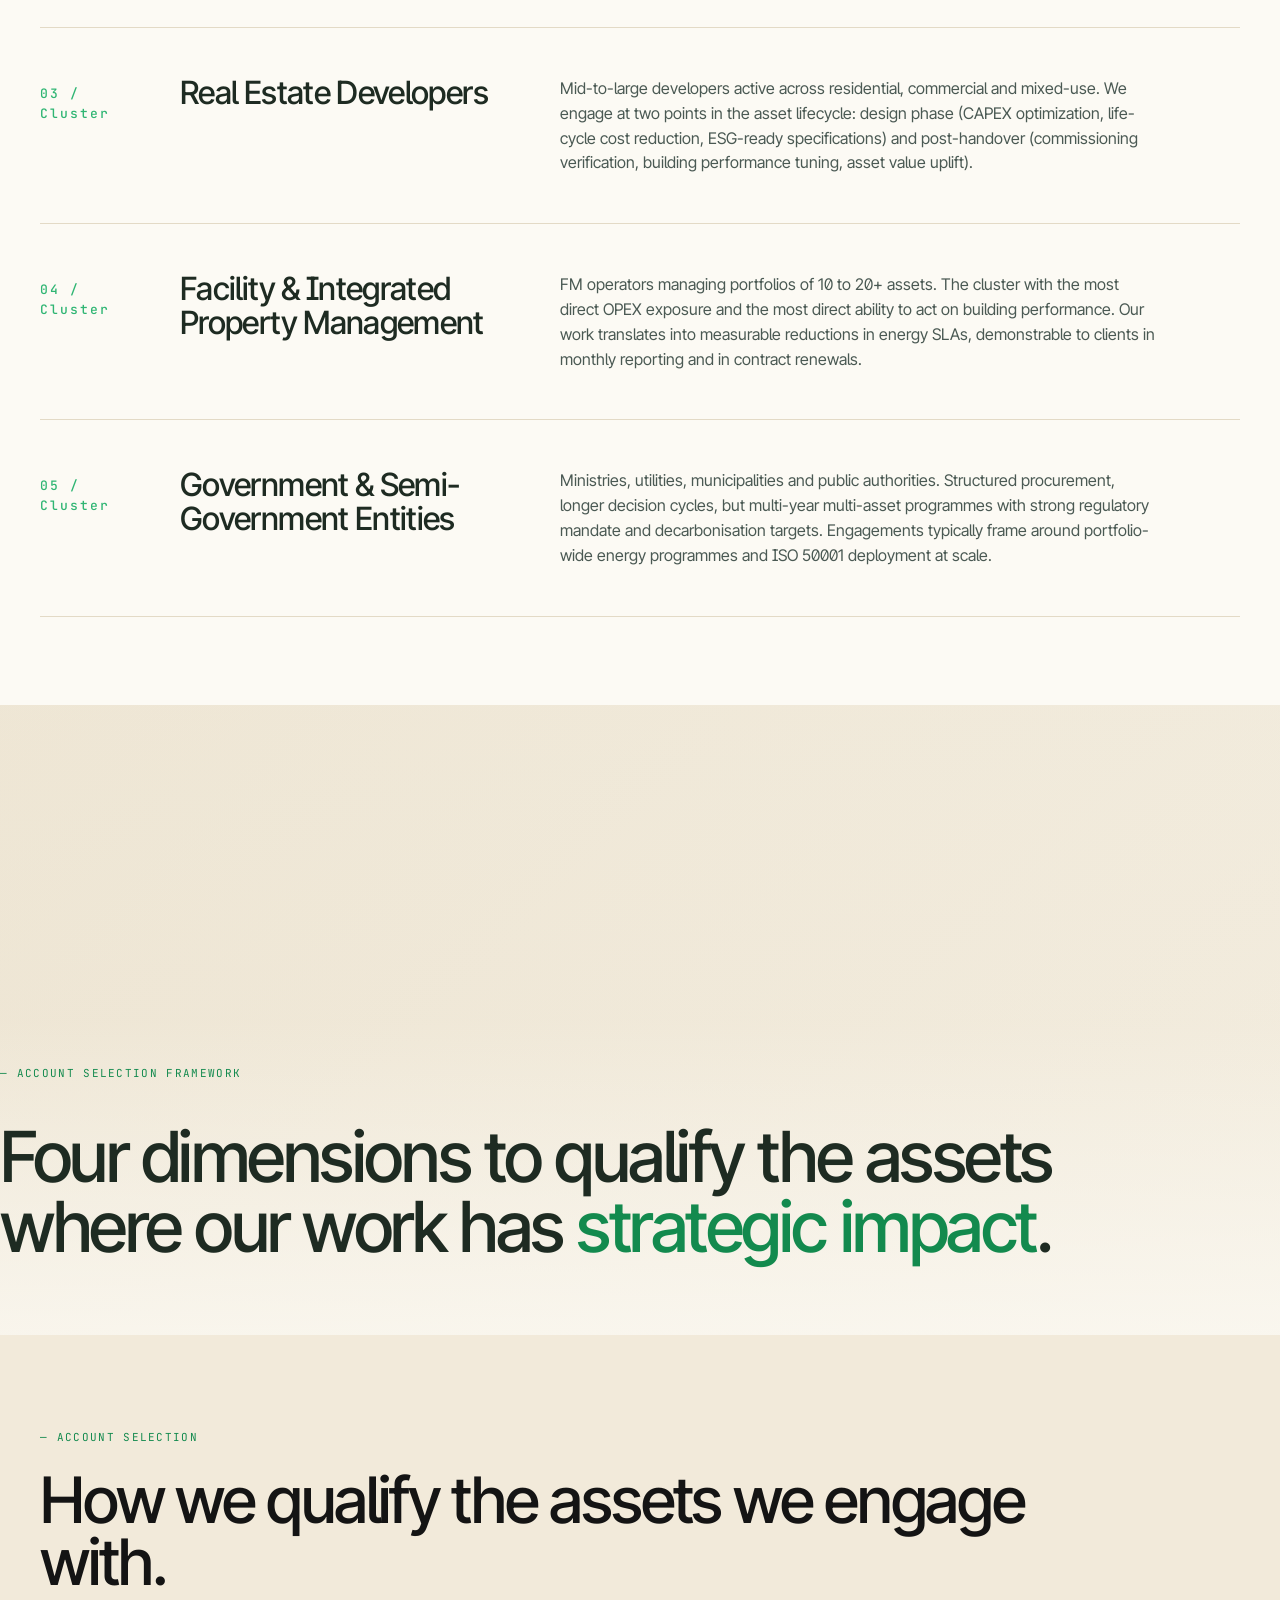
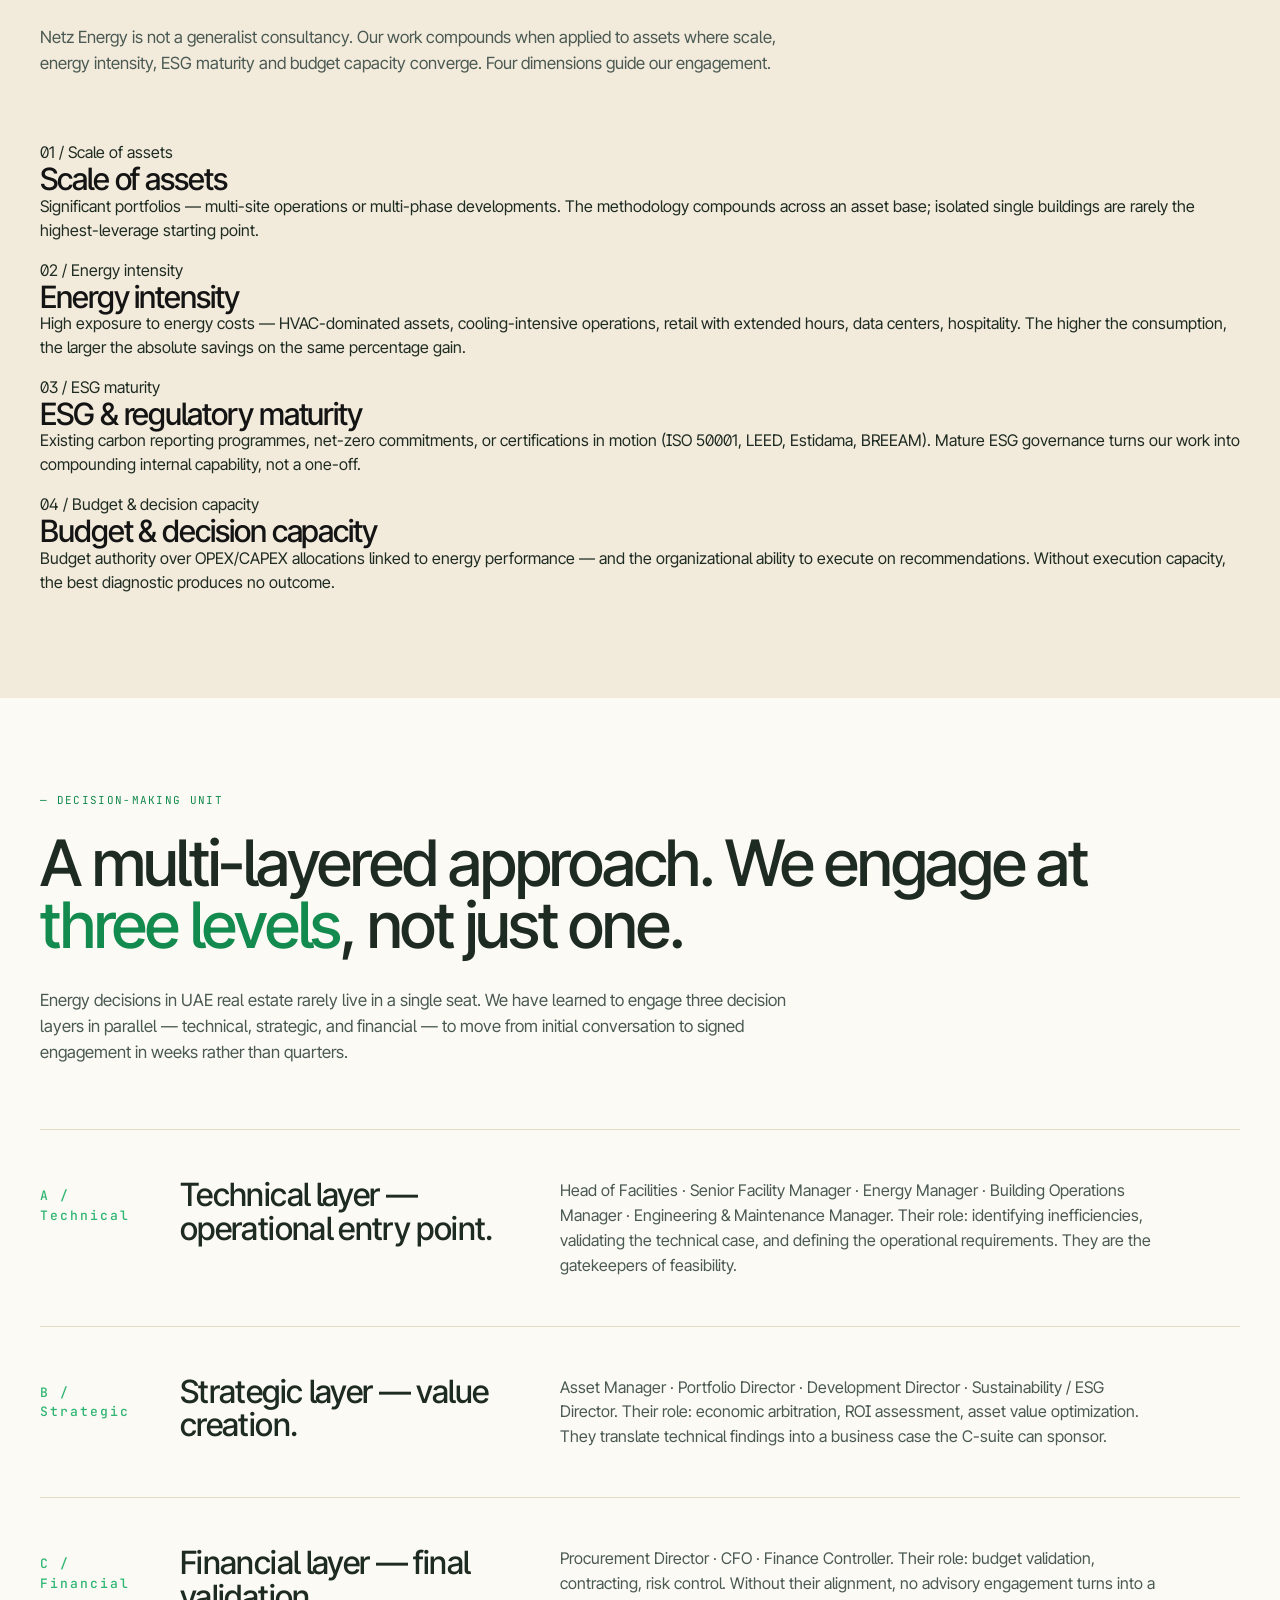
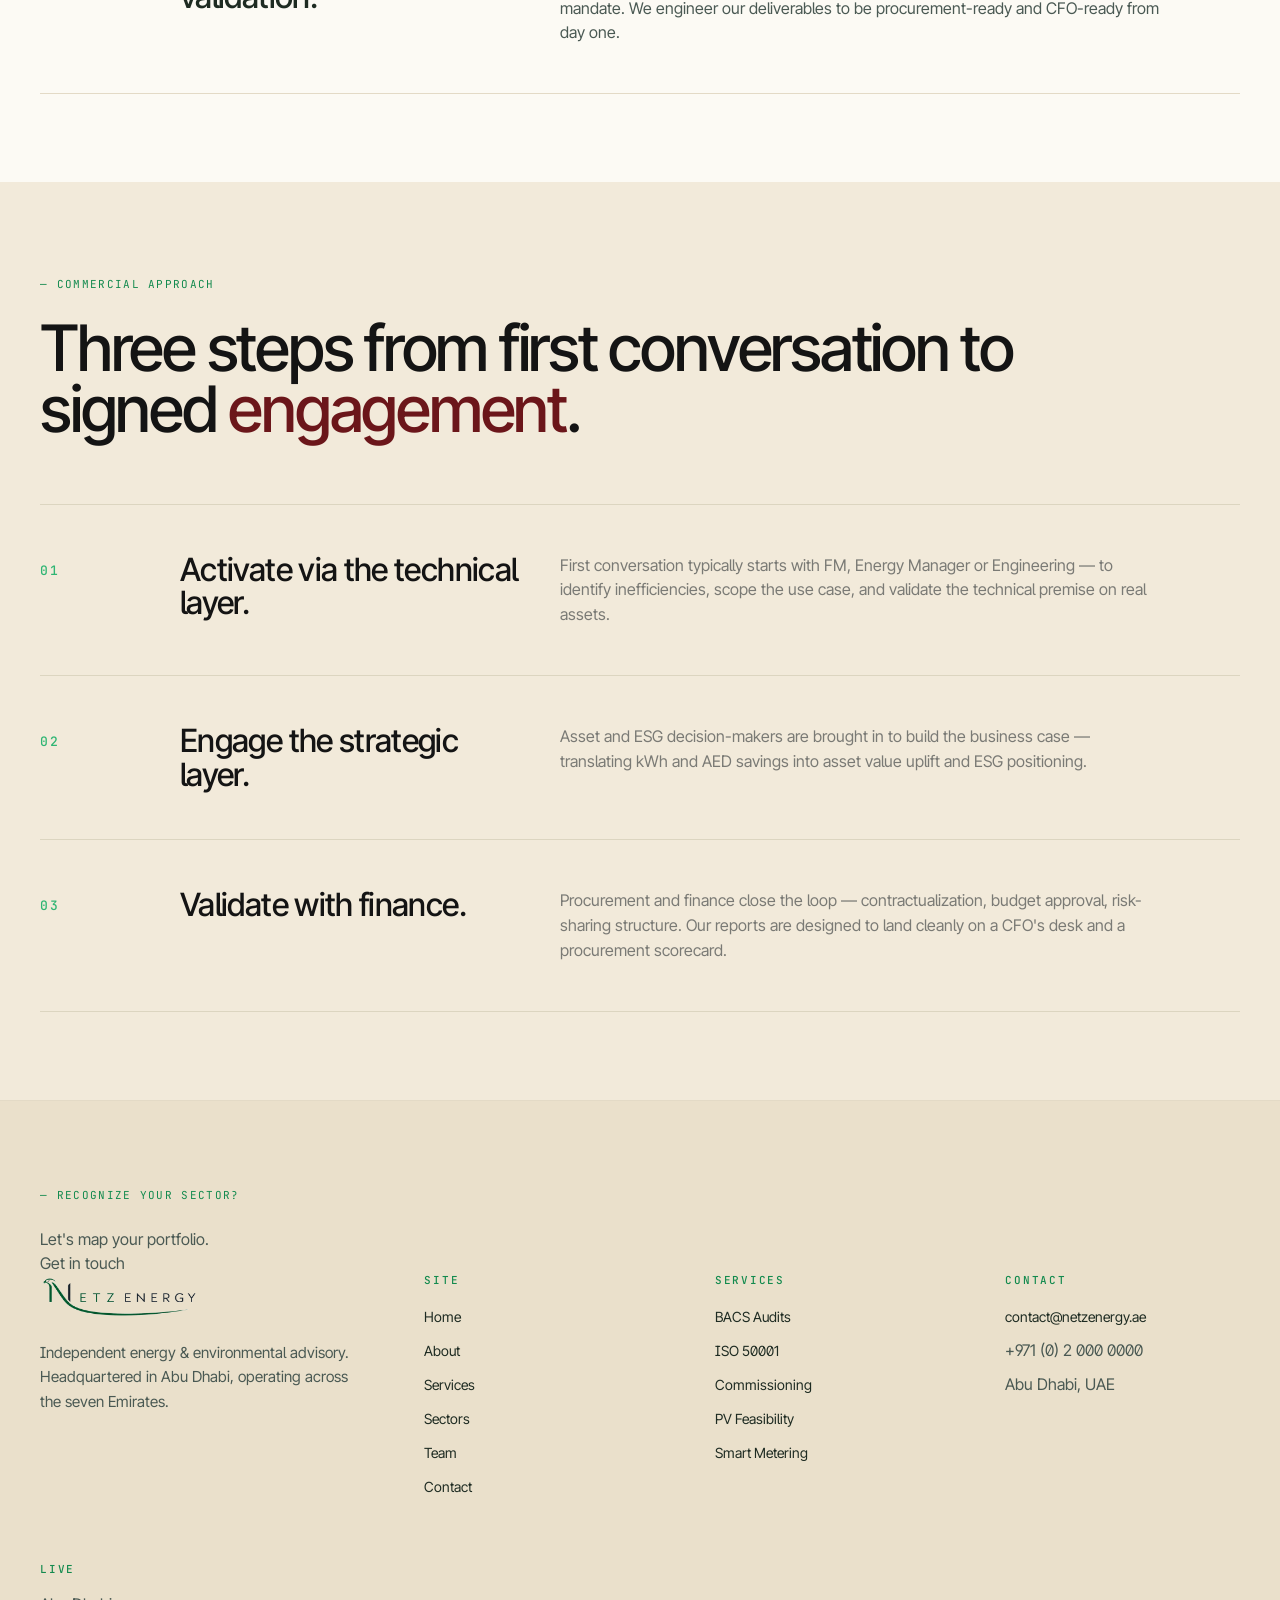
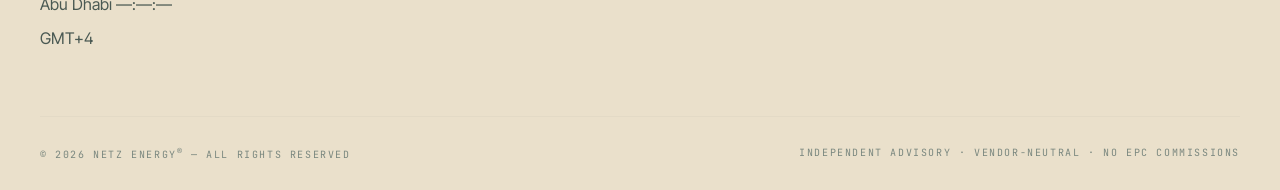
<file: sectors.html>
<!DOCTYPE html>
<html lang="en">
<head>
<meta charset="UTF-8">
<meta name="viewport" content="width=device-width, initial-scale=1.0">
<title>Sectors We Serve — Real Estate, FM, Industrial, Hospitality | Netz Energy UAE</title>
<meta name="description" content="Energy advisory for UAE & Gulf real estate developers, FM companies, industrial operators, hospitality groups, healthcare facilities, family offices and government entities.">
<meta name="keywords" content="energy consultant real estate UAE, FM energy advisory Dubai, industrial energy audit Saudi Arabia, hospitality energy consultant Gulf, healthcare energy management UAE">
<meta name="author" content="Netz Energy">
<meta name="robots" content="index, follow, max-image-preview:large">
<meta name="geo.region" content="AE-AZ">
<meta name="geo.placename" content="Abu Dhabi">
<meta name="language" content="English">

<link rel="canonical" href="https://site-theta-one-24.vercel.app/sectors.html">

<!-- Open Graph / Facebook -->
<meta property="og:type" content="website">
<meta property="og:url" content="https://site-theta-one-24.vercel.app/sectors.html">
<meta property="og:title" content="Sectors We Serve — Real Estate, FM, Industrial, Hospitality | Netz Energy UAE">
<meta property="og:description" content="Energy advisory for UAE & Gulf real estate developers, FM companies, industrial operators, hospitality groups, healthcare facilities, family offices and government entities.">
<meta property="og:image" content="https://site-theta-one-24.vercel.app/assets/logo.png">
<meta property="og:site_name" content="Netz Energy">

<!-- Twitter -->
<meta name="twitter:card" content="summary_large_image">
<meta name="twitter:url" content="https://site-theta-one-24.vercel.app/sectors.html">
<meta name="twitter:title" content="Sectors We Serve — Real Estate, FM, Industrial, Hospitality | Netz Energy UAE">
<meta name="twitter:description" content="Energy advisory for UAE & Gulf real estate developers, FM companies, industrial operators, hospitality groups, healthcare facilities, family offices and government entities.">
<meta name="twitter:image" content="https://site-theta-one-24.vercel.app/assets/logo.png">

<!-- DNS prefetch & preconnect -->
<link rel="dns-prefetch" href="//fonts.googleapis.com">
<link rel="dns-prefetch" href="//fonts.gstatic.com">
<link rel="dns-prefetch" href="//images.unsplash.com">
<link rel="dns-prefetch" href="//videos.pexels.com">
<link rel="dns-prefetch" href="//logo.clearbit.com">

<!-- Favicon -->
<link rel="icon" type="image/png" href="assets/logo.png">
<link rel="apple-touch-icon" href="assets/logo.png">
<meta name="theme-color" content="#0A0A0A">

<!-- Mobile -->
<meta name="format-detection" content="telephone=yes">
<meta name="mobile-web-app-capable" content="yes">
<link rel="preconnect" href="https://fonts.googleapis.com"><link rel="preconnect" href="https://fonts.gstatic.com" crossorigin>
<link href="https://fonts.googleapis.com/css2?family=Inter+Tight:wght@300;400;500;600;700&family=JetBrains+Mono:wght@400;500&display=swap" rel="stylesheet">
<link rel="stylesheet" href="assets/style.css">

<script type="application/ld+json">
{
  "@context": "https://schema.org",
  "@type": "ProfessionalService",
  "@id": "https://site-theta-one-24.vercel.app/#organization",
  "name": "Netz Energy",
  "alternateName": "Netz Energy Advisory",
  "url": "https://site-theta-one-24.vercel.app/",
  "logo": "https://site-theta-one-24.vercel.app/assets/logo.png",
  "image": "https://site-theta-one-24.vercel.app/assets/logo.png",
  "description": "Independent, vendor-neutral energy and environmental advisory practice for UAE, KSA and Gulf real estate.",
  "foundingDate": "2026",
  "address": {
    "@type": "PostalAddress",
    "streetAddress": "Abu Dhabi Global Market Square",
    "addressLocality": "Al Maryah Island",
    "addressRegion": "Abu Dhabi",
    "addressCountry": "AE"
  },
  "geo": {
    "@type": "GeoCoordinates",
    "latitude": "24.4995",
    "longitude": "54.3995"
  },
  "areaServed": [
    {"@type": "Country", "name": "United Arab Emirates"},
    {"@type": "Country", "name": "Saudi Arabia"},
    {"@type": "Country", "name": "Oman"},
    {"@type": "Country", "name": "Bahrain"},
    {"@type": "Country", "name": "Qatar"},
    {"@type": "Country", "name": "Kuwait"}
  ],
  "serviceType": [
    "Energy Consulting",
    "BACS Audit",
    "ISO 50001 Advisory",
    "Building Commissioning",
    "Retro-Commissioning",
    "PV Feasibility Study",
    "Smart Metering",
    "Energy Management System Deployment",
    "ESG Reporting"
  ],
  "knowsAbout": [
    "ISO 50001",
    "EN ISO 52120",
    "ASHRAE Guidelines",
    "IPMVP",
    "Estidama Pearl",
    "Mostadam",
    "DEWA",
    "ADDC",
    "AADC",
    "Building Energy Performance",
    "HVAC Optimization",
    "Photovoltaic Systems",
    "Smart Metering"
  ],
  "contactPoint": [{
    "@type": "ContactPoint",
    "contactType": "customer service",
    "email": "contact@netzenergy.ae",
    "areaServed": ["AE", "SA", "OM", "BH", "QA", "KW"],
    "availableLanguage": ["English", "French", "Arabic"]
  }]
}
</script>
<script type="application/ld+json">
{
  "@context": "https://schema.org",
  "@type": "BreadcrumbList",
  "itemListElement": [
    {"@type": "ListItem", "position": 1, "name": "Home", "item": "https://site-theta-one-24.vercel.app/"},
    {"@type": "ListItem", "position": 2, "name": "Sectors", "item": "https://site-theta-one-24.vercel.app/sectors.html"}
  ]
}
</script>
</head>
<body>

<div class="topbar"><div class="shell">
  <span><span class="live-dot"></span>Live · Abu Dhabi <span data-clock>—:—:—</span> · GMT+4</span>
  <span>Independent advisory · Vendor-neutral · No EPC commissions</span>
</div></div>

<nav class="nav"><div class="shell nav-inner">
  <a href="index.html" class="brand" aria-label="Netz Energy"><img class="logo" src="assets/logo.png" alt="Netz Energy"></a>
  <ul class="nav-links" id="navLinks">
    <li><a href="index.html"><span class="num">01</span> Home</a></li>
    <li><a href="about.html"><span class="num">02</span> About</a></li>
    <li><a href="services.html"><span class="num">03</span> Services</a></li>
    <li><a href="sectors.html" class="active"><span class="num">04</span> Sectors</a></li>
    <li><a href="team.html"><span class="num">05</span> Team</a></li>
    <li><a href="contact.html"><span class="num">06</span> Contact</a></li>
    <li><a href="contact.html" class="nav-cta">Let's Connect</a></li>
  </ul>
  <button class="nav-toggle" aria-label="Menu" onclick="document.getElementById('navLinks').classList.toggle('open')"><span></span><span></span><span></span></button>
</div></nav>

<header class="page-head" style="background-image:url('https://images.unsplash.com/photo-1454165804606-c3d57bc86b40?auto=format&fit=crop&w=2400&q=80');">
  <div class="shell">
    <div class="breadcrumb"><a href="index.html">Home</a> &nbsp;/&nbsp; Sectors</div>
    <h1>Built for asset owners, operators and decision-makers across the <span class="accent-gold">seven Emirates</span>.</h1>
    <p class="lead">
      We work with the people who own UAE buildings, the people who run them, and the people who finance them.
      Five client clusters, three decision-making layers, one outcome — measurable energy performance and
      asset value uplift.
    </p>
  </div>
</header>

<!-- WHO WE SERVE — 5 clusters -->
<section class="section section-dark">
  <div class="shell">
    <div class="reveal">
      <span class="section-eyebrow">— Who we serve</span>
      <h2 class="section-title">Five client clusters where energy decisions translate directly into <span class="accent-gold" style="color:var(--gold-bright);">asset value</span>.</h2>
      <p class="section-intro">
        Each cluster has its own economics, its own decision cycle, and its own ROI logic. Our methodology adapts
        — but the principle does not: independent advisory, vendor-neutral specifications, and recommendations
        that land on the operating budget, not the shelf.
      </p>
    </div>

    <div class="editorial-list reveal-stagger">
      <div class="editorial-item">
        <span class="editorial-num">01 / Cluster</span>
        <h3>Commercial &amp; Mixed-Use Asset Owners</h3>
        <p>
          Office towers, shopping centres, hospitality and high-density mixed-use assets. The cluster with
          the strongest energy intensity per square meter and the clearest line of sight from BACS re-tuning
          to OPEX reduction. Decisions are typically hybrid between technical (FM) and asset management.
          Strongest fit: retrofit programmes, retro-commissioning, performance benchmarking.
        </p>
      </div>
      <div class="editorial-item">
        <span class="editorial-num">02 / Cluster</span>
        <h3>Industrial &amp; Infrastructure Operators</h3>
        <p>
          Selective targeting — industrial sites, logistics hubs, transport infrastructure and private
          utilities. Use cases driven by energy efficiency, regulatory compliance and ESG maturity.
          We engage where energy intensity is high and where decarbonisation has a board-level mandate
          rather than a compliance one.
        </p>
      </div>
      <div class="editorial-item">
        <span class="editorial-num">03 / Cluster</span>
        <h3>Real Estate Developers</h3>
        <p>
          Mid-to-large developers active across residential, commercial and mixed-use. We engage at two
          points in the asset lifecycle: design phase (CAPEX optimization, life-cycle cost reduction,
          ESG-ready specifications) and post-handover (commissioning verification, building performance
          tuning, asset value uplift).
        </p>
      </div>
      <div class="editorial-item">
        <span class="editorial-num">04 / Cluster</span>
        <h3>Facility &amp; Integrated Property Management</h3>
        <p>
          FM operators managing portfolios of 10 to 20+ assets. The cluster with the most direct
          OPEX exposure and the most direct ability to act on building performance. Our work
          translates into measurable reductions in energy SLAs, demonstrable to clients in monthly
          reporting and in contract renewals.
        </p>
      </div>
      <div class="editorial-item">
        <span class="editorial-num">05 / Cluster</span>
        <h3>Government &amp; Semi-Government Entities</h3>
        <p>
          Ministries, utilities, municipalities and public authorities. Structured procurement, longer
          decision cycles, but multi-year multi-asset programmes with strong regulatory mandate and
          decarbonisation targets. Engagements typically frame around portfolio-wide energy programmes
          and ISO 50001 deployment at scale.
        </p>
      </div>
    </div>
  </div>
</section>

<!-- VIDEO BAND -->
<section class="video-band">
  <div class="vb-fallback" style="background-image: linear-gradient(135deg, rgba(252,250,244,0.15), rgba(252,250,244,0.45)), url('https://images.unsplash.com/photo-1494522855154-9297ac14b55f?auto=format&fit=crop&w=2400&q=80');"></div>
  <video autoplay muted loop playsinline preload="metadata" poster="https://images.unsplash.com/photo-1494522855154-9297ac14b55f?auto=format&fit=crop&w=2400&q=80">
    <source src="https://videos.pexels.com/video-files/3214448/3214448-uhd_3840_2160_25fps.mp4" type="video/mp4">
  </video>
  <div class="shell vb-inner">
    <span class="section-eyebrow">— Account selection framework</span>
    <h2 style="margin-top: 16px;">Four dimensions to qualify the assets where our work has <span class="accent">strategic impact</span>.</h2>
  </div>
</section>

<!-- ACCOUNT SELECTION CRITERIA -->
<section class="section section-light">
  <div class="shell">
    <div class="reveal">
      <span class="section-eyebrow">— Account selection</span>
      <h2 class="section-title">How we qualify the assets we engage with.</h2>
      <p class="section-intro">
        Netz Energy is not a generalist consultancy. Our work compounds when applied to assets where
        scale, energy intensity, ESG maturity and budget capacity converge. Four dimensions guide
        our engagement.
      </p>
    </div>

    <div class="depts reveal-stagger">
      <div class="dept">
        <span class="dept-num">01 / Scale of assets</span>
        <h3>Scale of assets</h3>
        <p>Significant portfolios — multi-site operations or multi-phase developments. The methodology compounds across an asset base; isolated single buildings are rarely the highest-leverage starting point.</p>
      </div>
      <div class="dept">
        <span class="dept-num">02 / Energy intensity</span>
        <h3>Energy intensity</h3>
        <p>High exposure to energy costs — HVAC-dominated assets, cooling-intensive operations, retail with extended hours, data centers, hospitality. The higher the consumption, the larger the absolute savings on the same percentage gain.</p>
      </div>
      <div class="dept">
        <span class="dept-num">03 / ESG maturity</span>
        <h3>ESG &amp; regulatory maturity</h3>
        <p>Existing carbon reporting programmes, net-zero commitments, or certifications in motion (ISO 50001, LEED, Estidama, BREEAM). Mature ESG governance turns our work into compounding internal capability, not a one-off.</p>
      </div>
      <div class="dept">
        <span class="dept-num">04 / Budget &amp; decision capacity</span>
        <h3>Budget &amp; decision capacity</h3>
        <p>Budget authority over OPEX/CAPEX allocations linked to energy performance — and the organizational ability to execute on recommendations. Without execution capacity, the best diagnostic produces no outcome.</p>
      </div>
    </div>
  </div>
</section>

<!-- DECISION-MAKING UNIT -->
<section class="section section-dark">
  <div class="shell">
    <div class="reveal">
      <span class="section-eyebrow">— Decision-Making Unit</span>
      <h2 class="section-title">A multi-layered approach. We engage at <span class="accent-gold" style="color:var(--gold-bright);">three levels</span>, not just one.</h2>
      <p class="section-intro">
        Energy decisions in UAE real estate rarely live in a single seat. We have learned to engage three
        decision layers in parallel — technical, strategic, and financial — to move from initial conversation
        to signed engagement in weeks rather than quarters.
      </p>
    </div>

    <div class="editorial-list reveal-stagger">
      <div class="editorial-item">
        <span class="editorial-num">A / Technical</span>
        <h3>Technical layer — operational entry point.</h3>
        <p>
          Head of Facilities · Senior Facility Manager · Energy Manager · Building Operations Manager ·
          Engineering &amp; Maintenance Manager. Their role: identifying inefficiencies, validating the
          technical case, and defining the operational requirements. They are the gatekeepers of feasibility.
        </p>
      </div>
      <div class="editorial-item">
        <span class="editorial-num">B / Strategic</span>
        <h3>Strategic layer — value creation.</h3>
        <p>
          Asset Manager · Portfolio Director · Development Director · Sustainability / ESG Director.
          Their role: economic arbitration, ROI assessment, asset value optimization. They translate
          technical findings into a business case the C-suite can sponsor.
        </p>
      </div>
      <div class="editorial-item">
        <span class="editorial-num">C / Financial</span>
        <h3>Financial layer — final validation.</h3>
        <p>
          Procurement Director · CFO · Finance Controller. Their role: budget validation, contracting,
          risk control. Without their alignment, no advisory engagement turns into a mandate. We engineer
          our deliverables to be procurement-ready and CFO-ready from day one.
        </p>
      </div>
    </div>
  </div>
</section>

<!-- ENGAGEMENT APPROACH -->
<section class="section section-light">
  <div class="shell">
    <div class="reveal">
      <span class="section-eyebrow">— Commercial approach</span>
      <h2 class="section-title">Three steps from first conversation to signed <span style="color:var(--wine);">engagement</span>.</h2>
    </div>

    <div class="editorial-list reveal-stagger">
      <div class="editorial-item">
        <span class="editorial-num">01</span>
        <h3>Activate via the technical layer.</h3>
        <p>First conversation typically starts with FM, Energy Manager or Engineering — to identify inefficiencies, scope the use case, and validate the technical premise on real assets.</p>
      </div>
      <div class="editorial-item">
        <span class="editorial-num">02</span>
        <h3>Engage the strategic layer.</h3>
        <p>Asset and ESG decision-makers are brought in to build the business case — translating kWh and AED savings into asset value uplift and ESG positioning.</p>
      </div>
      <div class="editorial-item">
        <span class="editorial-num">03</span>
        <h3>Validate with finance.</h3>
        <p>Procurement and finance close the loop — contractualization, budget approval, risk-sharing structure. Our reports are designed to land cleanly on a CFO's desk and a procurement scorecard.</p>
      </div>
    </div>
  </div>
</section>

<footer class="footer">
  <div class="shell">
    <div class="footer-cta-block">
      <span class="section-eyebrow">— Recognize your sector?</span>
      <div class="footer-cta">Let's <span class="accent">map your portfolio</span>.</div>
      <a href="contact.html" class="footer-link">Get in touch</a>
    </div>
    <div class="footer-grid">
      <div>
        <a href="index.html" class="brand-foot" aria-label="Netz Energy"><img class="logo" src="assets/logo.png" alt="Netz Energy"></a>
        <p class="desc">Independent energy &amp; environmental advisory. Headquartered in Abu Dhabi, operating across the seven Emirates.</p>
      </div>
      <div><h5>Site</h5><ul>
        <li><a href="index.html">Home</a></li><li><a href="about.html">About</a></li>
        <li><a href="services.html">Services</a></li><li><a href="sectors.html">Sectors</a></li>
        <li><a href="team.html">Team</a></li><li><a href="contact.html">Contact</a></li>
      </ul></div>
      <div><h5>Services</h5><ul>
        <li><a href="services/bacs-audits.html">BACS Audits</a></li>
        <li><a href="services/iso-50001.html">ISO 50001</a></li>
        <li><a href="services/commissioning.html">Commissioning</a></li>
        <li><a href="services/pv-feasibility.html">PV Feasibility</a></li>
        <li><a href="services/smart-metering.html">Smart Metering</a></li>
      </ul></div>
      <div><h5>Contact</h5><ul>
        <li><a href="mailto:contact@netzenergy.ae">contact@netzenergy.ae</a></li>
        <li>+971 (0) 2 000 0000</li><li style="margin-top: 8px;">Abu Dhabi, UAE</li>
      </ul></div>
      <div><h5>Live</h5><ul>
        <li>Abu Dhabi <span data-clock>—:—:—</span></li><li>GMT+4</li>
      </ul></div>
    </div>
    <div class="footer-bottom">
      <span>© 2026 Netz Energy<sup>®</sup> — All rights reserved</span>
      <span>Independent advisory · Vendor-neutral · No EPC commissions</span>
    </div>
  </div>
</footer>
<script src="assets/animations.js" defer></script>
</body>
</html>
</file>
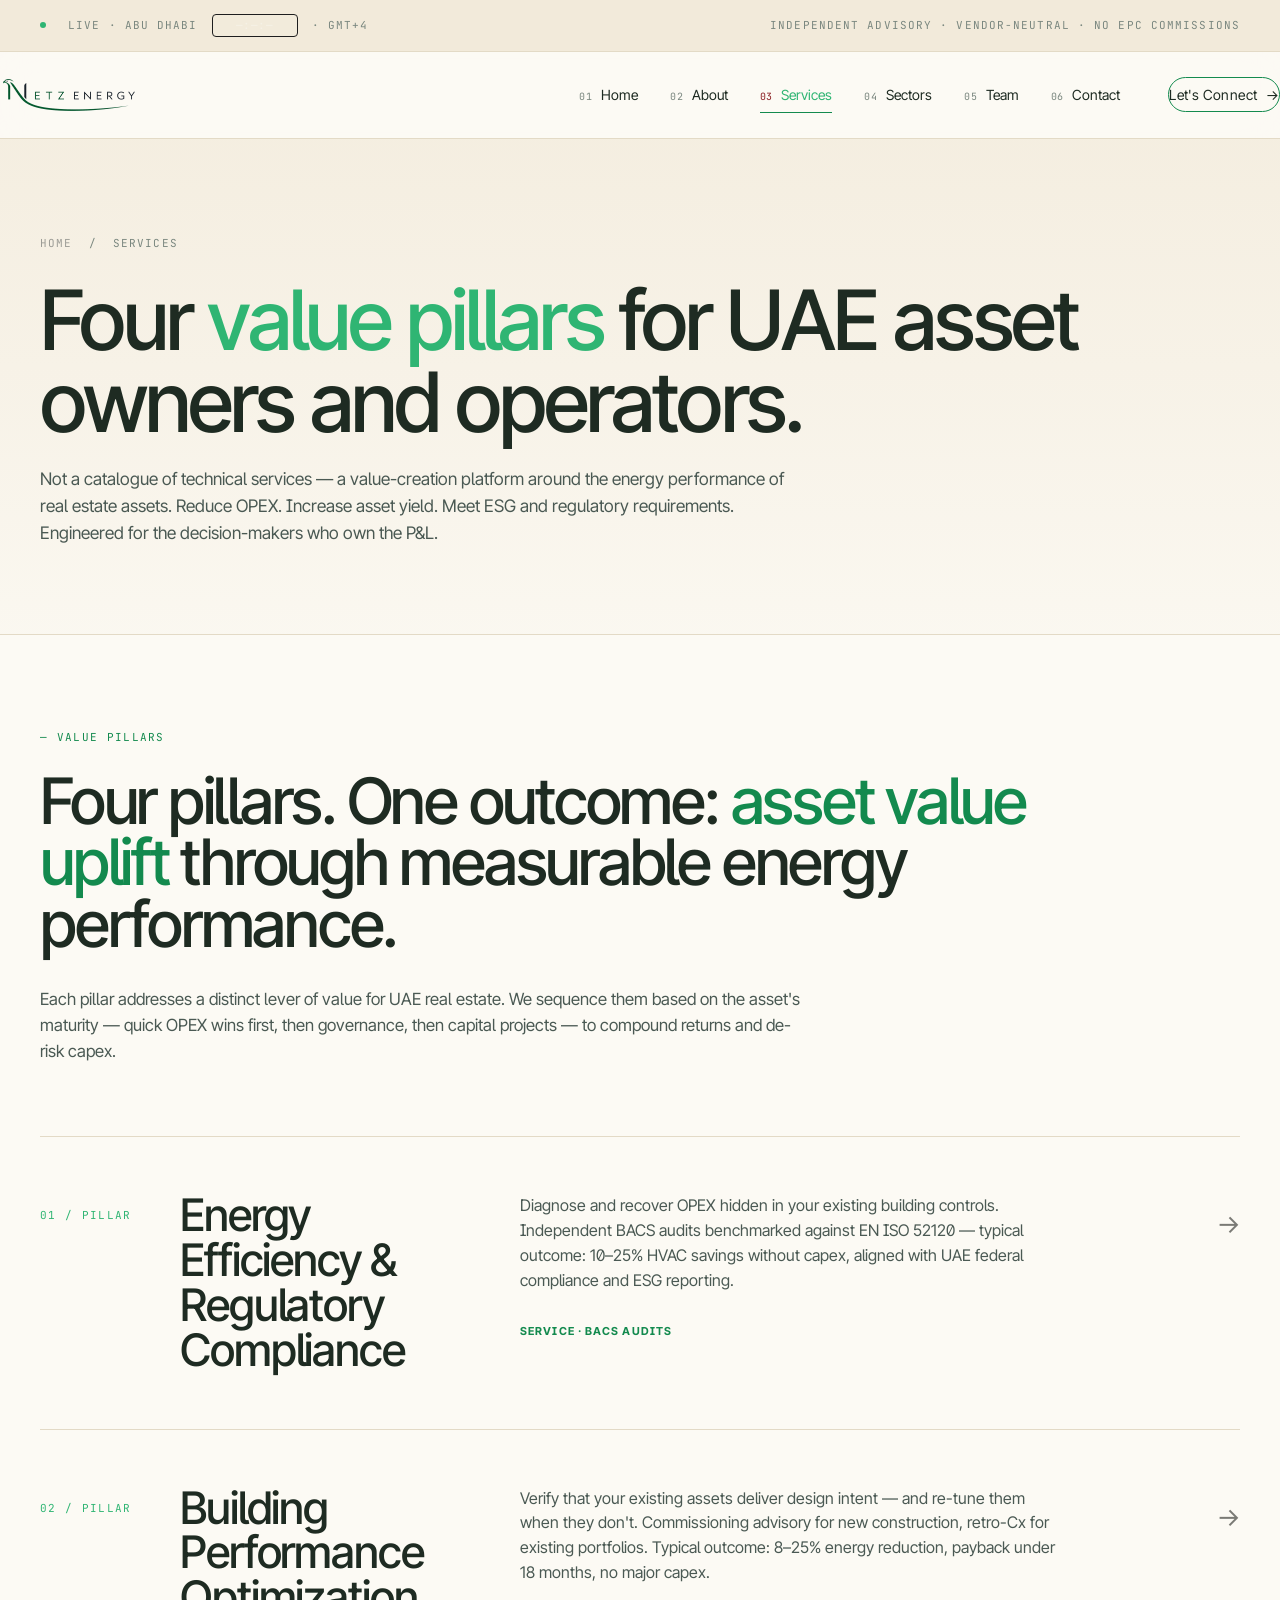
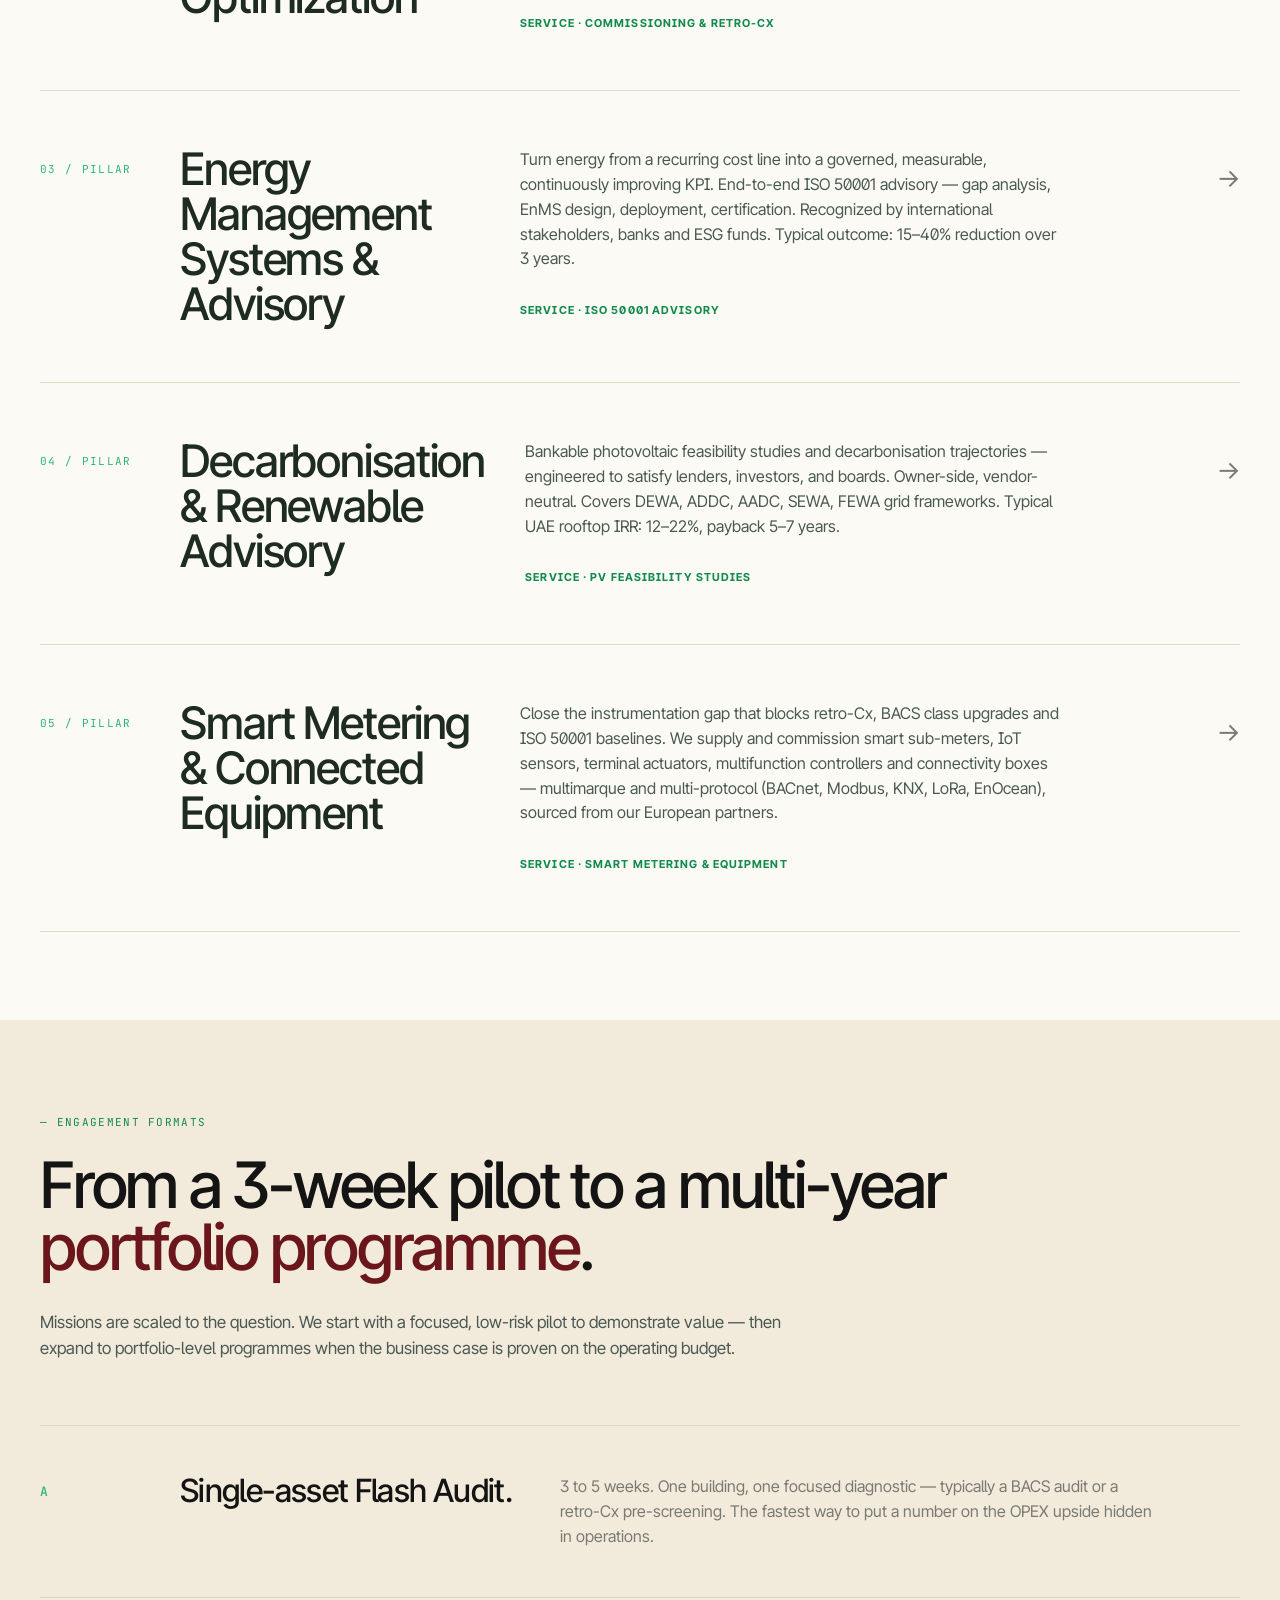
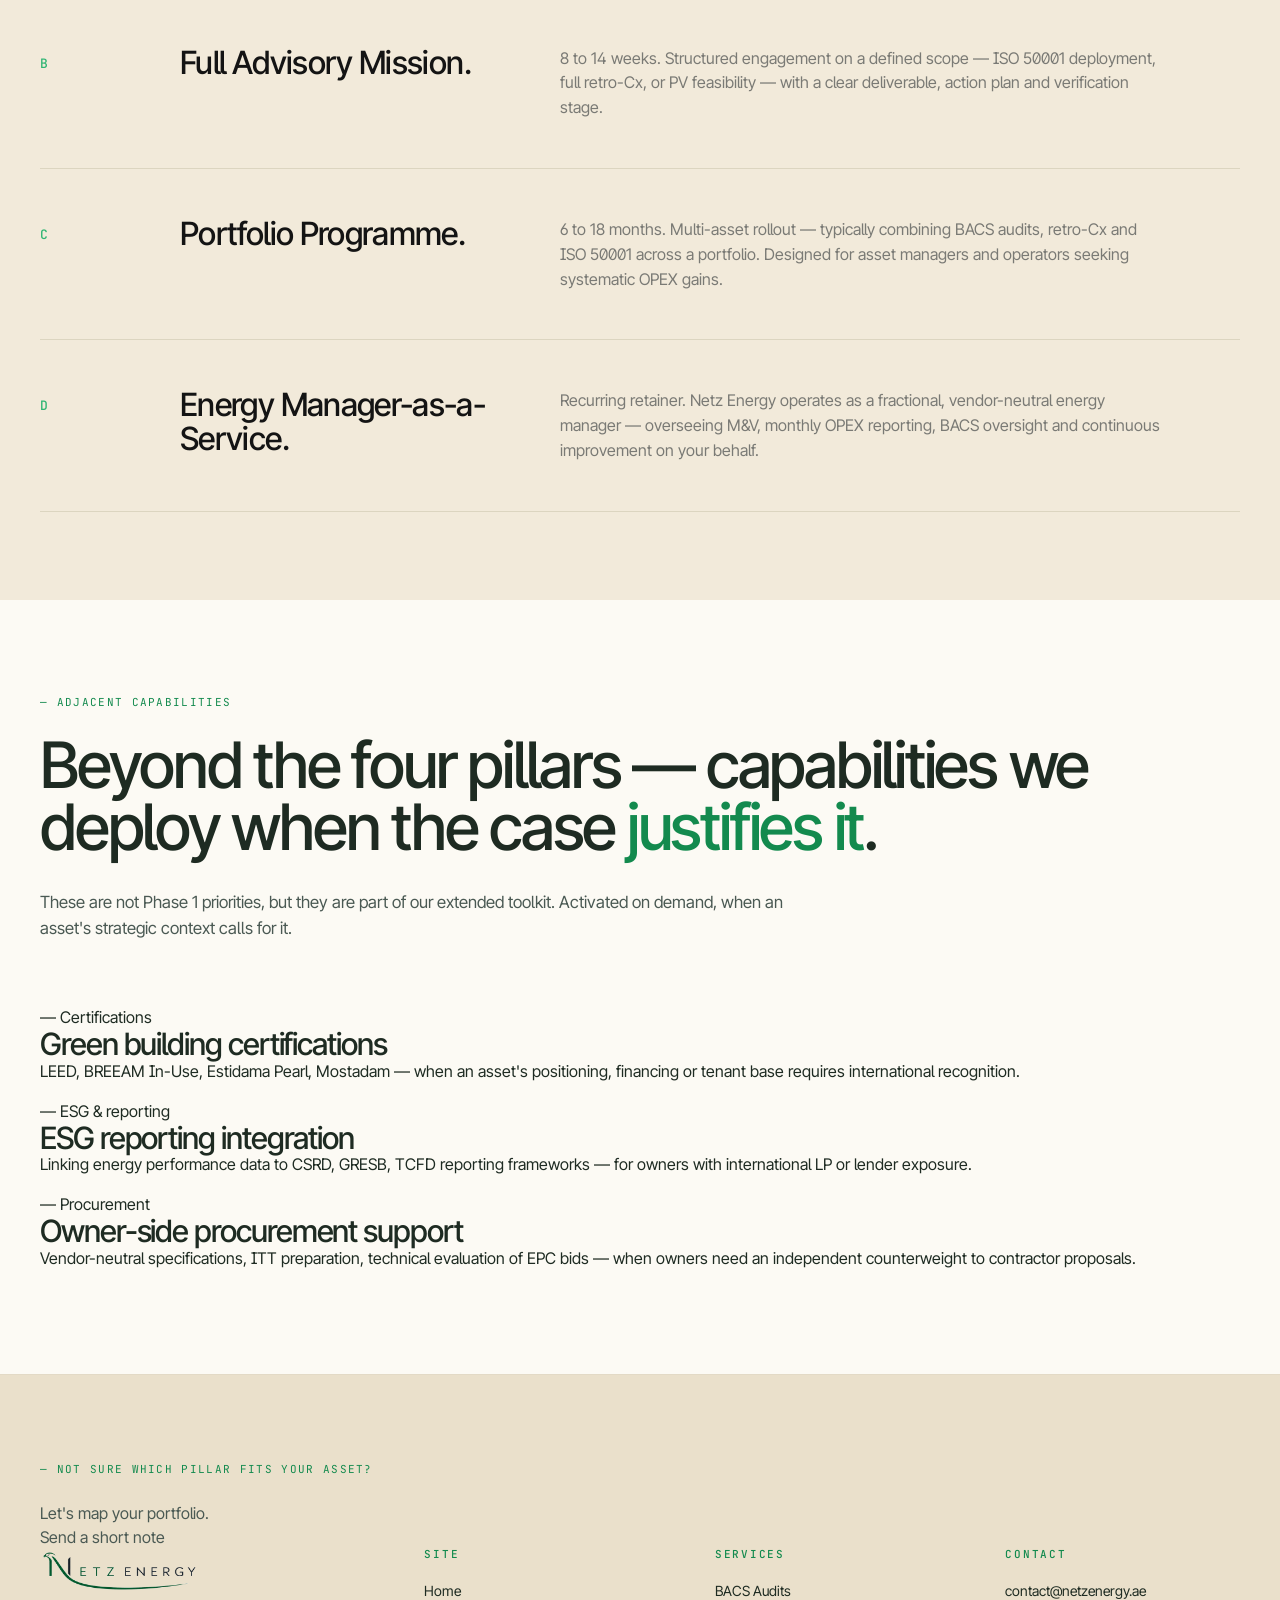
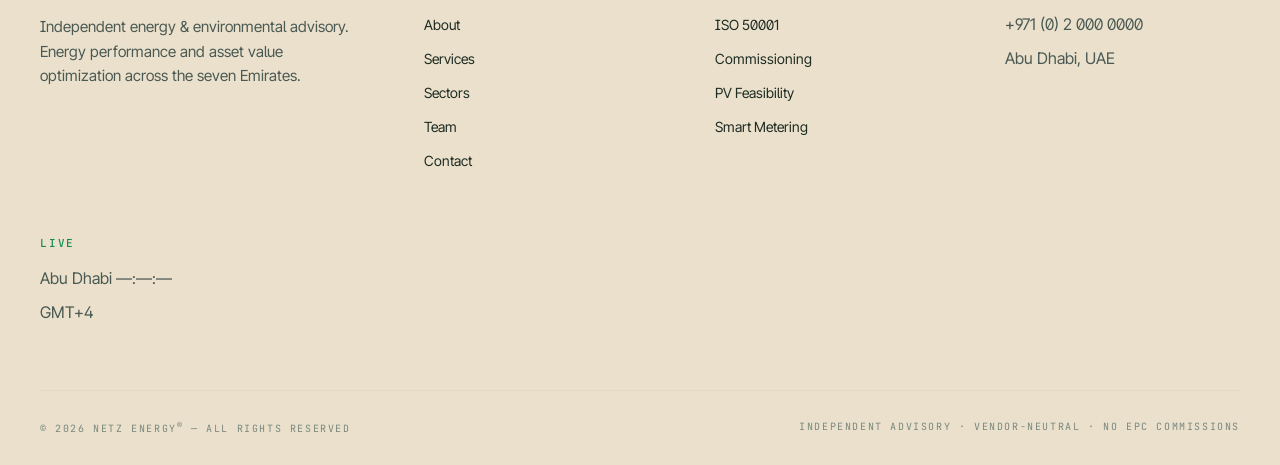
<file: services.html>
<!DOCTYPE html>
<html lang="en">
<head>
<meta charset="UTF-8">
<meta name="viewport" content="width=device-width, initial-scale=1.0">
<title>Energy Services UAE — BACS Audit, ISO 50001, Commissioning, PV Feasibility | Netz Energy</title>
<meta name="description" content="Four energy advisory services for UAE, KSA & Gulf real estate: BACS audits (10-25% OPEX recovery), commissioning, ISO 50001 deployment, PV feasibility studies. Independent, vendor-neutral.">
<meta name="keywords" content="BACS audit UAE, ISO 50001 consultant Abu Dhabi, commissioning UAE, retro-commissioning Dubai, PV feasibility study UAE, energy audit Saudi Arabia, EN ISO 52120 UAE">
<meta name="author" content="Netz Energy">
<meta name="robots" content="index, follow, max-image-preview:large">
<meta name="geo.region" content="AE-AZ">
<meta name="geo.placename" content="Abu Dhabi">
<meta name="language" content="English">

<link rel="canonical" href="https://site-theta-one-24.vercel.app/services.html">

<!-- Open Graph / Facebook -->
<meta property="og:type" content="website">
<meta property="og:url" content="https://site-theta-one-24.vercel.app/services.html">
<meta property="og:title" content="Energy Services UAE — BACS Audit, ISO 50001, Commissioning, PV Feasibility | Netz Energy">
<meta property="og:description" content="Four energy advisory services for UAE, KSA & Gulf real estate: BACS audits (10-25% OPEX recovery), commissioning, ISO 50001 deployment, PV feasibility studies. Independent, vendor-neutral.">
<meta property="og:image" content="https://site-theta-one-24.vercel.app/assets/logo.png">
<meta property="og:site_name" content="Netz Energy">

<!-- Twitter -->
<meta name="twitter:card" content="summary_large_image">
<meta name="twitter:url" content="https://site-theta-one-24.vercel.app/services.html">
<meta name="twitter:title" content="Energy Services UAE — BACS Audit, ISO 50001, Commissioning, PV Feasibility | Netz Energy">
<meta name="twitter:description" content="Four energy advisory services for UAE, KSA & Gulf real estate: BACS audits (10-25% OPEX recovery), commissioning, ISO 50001 deployment, PV feasibility studies. Independent, vendor-neutral.">
<meta name="twitter:image" content="https://site-theta-one-24.vercel.app/assets/logo.png">

<!-- DNS prefetch & preconnect -->
<link rel="dns-prefetch" href="//fonts.googleapis.com">
<link rel="dns-prefetch" href="//fonts.gstatic.com">
<link rel="dns-prefetch" href="//images.unsplash.com">
<link rel="dns-prefetch" href="//videos.pexels.com">
<link rel="dns-prefetch" href="//logo.clearbit.com">

<!-- Favicon -->
<link rel="icon" type="image/png" href="assets/logo.png">
<link rel="apple-touch-icon" href="assets/logo.png">
<meta name="theme-color" content="#0A0A0A">

<!-- Mobile -->
<meta name="format-detection" content="telephone=yes">
<meta name="mobile-web-app-capable" content="yes">
<link rel="preconnect" href="https://fonts.googleapis.com"><link rel="preconnect" href="https://fonts.gstatic.com" crossorigin>
<link href="https://fonts.googleapis.com/css2?family=Inter+Tight:wght@300;400;500;600;700&family=JetBrains+Mono:wght@400;500&display=swap" rel="stylesheet">
<link rel="stylesheet" href="assets/style.css">

<script type="application/ld+json">
{
  "@context": "https://schema.org",
  "@type": "ProfessionalService",
  "@id": "https://site-theta-one-24.vercel.app/#organization",
  "name": "Netz Energy",
  "alternateName": "Netz Energy Advisory",
  "url": "https://site-theta-one-24.vercel.app/",
  "logo": "https://site-theta-one-24.vercel.app/assets/logo.png",
  "image": "https://site-theta-one-24.vercel.app/assets/logo.png",
  "description": "Independent, vendor-neutral energy and environmental advisory practice for UAE, KSA and Gulf real estate.",
  "foundingDate": "2026",
  "address": {
    "@type": "PostalAddress",
    "streetAddress": "Abu Dhabi Global Market Square",
    "addressLocality": "Al Maryah Island",
    "addressRegion": "Abu Dhabi",
    "addressCountry": "AE"
  },
  "geo": {
    "@type": "GeoCoordinates",
    "latitude": "24.4995",
    "longitude": "54.3995"
  },
  "areaServed": [
    {"@type": "Country", "name": "United Arab Emirates"},
    {"@type": "Country", "name": "Saudi Arabia"},
    {"@type": "Country", "name": "Oman"},
    {"@type": "Country", "name": "Bahrain"},
    {"@type": "Country", "name": "Qatar"},
    {"@type": "Country", "name": "Kuwait"}
  ],
  "serviceType": [
    "Energy Consulting",
    "BACS Audit",
    "ISO 50001 Advisory",
    "Building Commissioning",
    "Retro-Commissioning",
    "PV Feasibility Study",
    "Smart Metering",
    "Energy Management System Deployment",
    "ESG Reporting"
  ],
  "knowsAbout": [
    "ISO 50001",
    "EN ISO 52120",
    "ASHRAE Guidelines",
    "IPMVP",
    "Estidama Pearl",
    "Mostadam",
    "DEWA",
    "ADDC",
    "AADC",
    "Building Energy Performance",
    "HVAC Optimization",
    "Photovoltaic Systems",
    "Smart Metering"
  ],
  "contactPoint": [{
    "@type": "ContactPoint",
    "contactType": "customer service",
    "email": "contact@netzenergy.ae",
    "areaServed": ["AE", "SA", "OM", "BH", "QA", "KW"],
    "availableLanguage": ["English", "French", "Arabic"]
  }]
}
</script>
<script type="application/ld+json">
{
  "@context": "https://schema.org",
  "@type": "BreadcrumbList",
  "itemListElement": [
    {"@type": "ListItem", "position": 1, "name": "Home", "item": "https://site-theta-one-24.vercel.app/"},
    {"@type": "ListItem", "position": 2, "name": "Services", "item": "https://site-theta-one-24.vercel.app/services.html"}
  ]
}
</script>
</head>
<body>

<div class="topbar"><div class="shell">
  <span><span class="live-dot"></span>Live · Abu Dhabi <span data-clock>—:—:—</span> · GMT+4</span>
  <span>Independent advisory · Vendor-neutral · No EPC commissions</span>
</div></div>

<nav class="nav"><div class="shell nav-inner">
  <a href="index.html" class="brand" aria-label="Netz Energy"><img class="logo" src="assets/logo.png" alt="Netz Energy"></a>
  <ul class="nav-links" id="navLinks">
    <li><a href="index.html"><span class="num">01</span> Home</a></li>
    <li><a href="about.html"><span class="num">02</span> About</a></li>
    <li><a href="services.html" class="active"><span class="num">03</span> Services</a></li>
    <li><a href="sectors.html"><span class="num">04</span> Sectors</a></li>
    <li><a href="team.html"><span class="num">05</span> Team</a></li>
    <li><a href="contact.html"><span class="num">06</span> Contact</a></li>
    <li><a href="contact.html" class="nav-cta">Let's Connect</a></li>
  </ul>
  <button class="nav-toggle" aria-label="Menu" onclick="document.getElementById('navLinks').classList.toggle('open')"><span></span><span></span><span></span></button>
</div></nav>

<header class="page-head" style="background-image:url('https://images.unsplash.com/photo-1518684079-3c830dcef090?auto=format&fit=crop&w=2400&q=80');">
  <div class="shell">
    <div class="breadcrumb"><a href="index.html">Home</a> &nbsp;/&nbsp; Services</div>
    <h1>Four <span class="accent-gold">value pillars</span> for UAE asset owners and operators.</h1>
    <p class="lead">
      Not a catalogue of technical services — a value-creation platform around the energy
      performance of real estate assets. Reduce OPEX. Increase asset yield. Meet ESG and
      regulatory requirements. Engineered for the decision-makers who own the P&amp;L.
    </p>
  </div>
</header>

<!-- VALUE PILLARS -->
<section class="section section-dark">
  <div class="shell">
    <div class="reveal">
      <span class="section-eyebrow">— Value pillars</span>
      <h2 class="section-title">Four pillars. One outcome: <span class="accent-gold" style="color:var(--gold-bright);">asset value uplift</span> through measurable energy performance.</h2>
      <p class="section-intro">
        Each pillar addresses a distinct lever of value for UAE real estate. We sequence them based on
        the asset's maturity — quick OPEX wins first, then governance, then capital projects — to
        compound returns and de-risk capex.
      </p>
    </div>

    <div class="tier-list reveal-stagger">
      <a href="services/bacs-audits.html" class="tier" style="text-decoration:none;">
        <div class="tier-num">01 / Pillar</div>
        <div class="tier-name">Energy Efficiency &amp; Regulatory Compliance</div>
        <div class="tier-desc">
          Diagnose and recover OPEX hidden in your existing building controls. Independent BACS audits
          benchmarked against EN ISO 52120 — typical outcome: 10–25% HVAC savings without capex,
          aligned with UAE federal compliance and ESG reporting.<br><br>
          <strong style="color:var(--gold-bright); font-size:11px; letter-spacing:0.1em; text-transform:uppercase;">Service · BACS Audits</strong>
        </div>
        <div class="tier-arrow">→</div>
      </a>
      <a href="services/commissioning.html" class="tier" style="text-decoration:none;">
        <div class="tier-num">02 / Pillar</div>
        <div class="tier-name">Building Performance Optimization</div>
        <div class="tier-desc">
          Verify that your existing assets deliver design intent — and re-tune them when they don't.
          Commissioning advisory for new construction, retro-Cx for existing portfolios. Typical outcome:
          8–25% energy reduction, payback under 18 months, no major capex.<br><br>
          <strong style="color:var(--gold-bright); font-size:11px; letter-spacing:0.1em; text-transform:uppercase;">Service · Commissioning &amp; Retro-Cx</strong>
        </div>
        <div class="tier-arrow">→</div>
      </a>
      <a href="services/iso-50001.html" class="tier" style="text-decoration:none;">
        <div class="tier-num">03 / Pillar</div>
        <div class="tier-name">Energy Management Systems &amp; Advisory</div>
        <div class="tier-desc">
          Turn energy from a recurring cost line into a governed, measurable, continuously improving KPI.
          End-to-end ISO 50001 advisory — gap analysis, EnMS design, deployment, certification. Recognized
          by international stakeholders, banks and ESG funds. Typical outcome: 15–40% reduction over 3 years.<br><br>
          <strong style="color:var(--gold-bright); font-size:11px; letter-spacing:0.1em; text-transform:uppercase;">Service · ISO 50001 Advisory</strong>
        </div>
        <div class="tier-arrow">→</div>
      </a>
      <a href="services/pv-feasibility.html" class="tier" style="text-decoration:none;">
        <div class="tier-num">04 / Pillar</div>
        <div class="tier-name">Decarbonisation &amp; Renewable Advisory</div>
        <div class="tier-desc">
          Bankable photovoltaic feasibility studies and decarbonisation trajectories — engineered to
          satisfy lenders, investors, and boards. Owner-side, vendor-neutral. Covers DEWA, ADDC, AADC,
          SEWA, FEWA grid frameworks. Typical UAE rooftop IRR: 12–22%, payback 5–7 years.<br><br>
          <strong style="color:var(--gold-bright); font-size:11px; letter-spacing:0.1em; text-transform:uppercase;">Service · PV Feasibility Studies</strong>
        </div>
        <div class="tier-arrow">→</div>
      </a>
      <a href="services/smart-metering.html" class="tier" style="text-decoration:none;">
        <div class="tier-num">05 / Pillar</div>
        <div class="tier-name">Smart Metering &amp; Connected Equipment</div>
        <div class="tier-desc">
          Close the instrumentation gap that blocks retro-Cx, BACS class upgrades and ISO 50001 baselines.
          We supply and commission smart sub-meters, IoT sensors, terminal actuators, multifunction
          controllers and connectivity boxes — multimarque and multi-protocol (BACnet, Modbus, KNX, LoRa,
          EnOcean), sourced from our European partners.<br><br>
          <strong style="color:var(--gold-bright); font-size:11px; letter-spacing:0.1em; text-transform:uppercase;">Service · Smart Metering &amp; Equipment</strong>
        </div>
        <div class="tier-arrow">→</div>
      </a>
    </div>
  </div>
</section>

<!-- ENGAGEMENT FORMATS -->
<section class="section section-light">
  <div class="shell">
    <div class="reveal">
      <span class="section-eyebrow">— Engagement formats</span>
      <h2 class="section-title">From a 3-week pilot to a multi-year <span style="color:var(--wine);">portfolio programme</span>.</h2>
      <p class="section-intro">
        Missions are scaled to the question. We start with a focused, low-risk pilot to demonstrate
        value — then expand to portfolio-level programmes when the business case is proven on the
        operating budget.
      </p>
    </div>

    <div class="editorial-list reveal-stagger">
      <div class="editorial-item">
        <span class="editorial-num">A</span>
        <h3>Single-asset Flash Audit.</h3>
        <p>3 to 5 weeks. One building, one focused diagnostic — typically a BACS audit or a retro-Cx pre-screening. The fastest way to put a number on the OPEX upside hidden in operations.</p>
      </div>
      <div class="editorial-item">
        <span class="editorial-num">B</span>
        <h3>Full Advisory Mission.</h3>
        <p>8 to 14 weeks. Structured engagement on a defined scope — ISO 50001 deployment, full retro-Cx, or PV feasibility — with a clear deliverable, action plan and verification stage.</p>
      </div>
      <div class="editorial-item">
        <span class="editorial-num">C</span>
        <h3>Portfolio Programme.</h3>
        <p>6 to 18 months. Multi-asset rollout — typically combining BACS audits, retro-Cx and ISO 50001 across a portfolio. Designed for asset managers and operators seeking systematic OPEX gains.</p>
      </div>
      <div class="editorial-item">
        <span class="editorial-num">D</span>
        <h3>Energy Manager-as-a-Service.</h3>
        <p>Recurring retainer. Netz Energy operates as a fractional, vendor-neutral energy manager — overseeing M&amp;V, monthly OPEX reporting, BACS oversight and continuous improvement on your behalf.</p>
      </div>
    </div>
  </div>
</section>

<!-- ADJACENT CAPABILITIES -->
<section class="section section-dark">
  <div class="shell">
    <div class="reveal">
      <span class="section-eyebrow">— Adjacent capabilities</span>
      <h2 class="section-title">Beyond the four pillars — capabilities we deploy when the case <span class="accent-gold" style="color:var(--gold-bright);">justifies it</span>.</h2>
      <p class="section-intro">
        These are not Phase 1 priorities, but they are part of our extended toolkit. Activated on
        demand, when an asset's strategic context calls for it.
      </p>
    </div>

    <div class="depts reveal-stagger">
      <div class="dept">
        <span class="dept-num">— Certifications</span>
        <h3>Green building certifications</h3>
        <p>LEED, BREEAM In-Use, Estidama Pearl, Mostadam — when an asset's positioning, financing or tenant base requires international recognition.</p>
      </div>
      <div class="dept">
        <span class="dept-num">— ESG &amp; reporting</span>
        <h3>ESG reporting integration</h3>
        <p>Linking energy performance data to CSRD, GRESB, TCFD reporting frameworks — for owners with international LP or lender exposure.</p>
      </div>
      <div class="dept">
        <span class="dept-num">— Procurement</span>
        <h3>Owner-side procurement support</h3>
        <p>Vendor-neutral specifications, ITT preparation, technical evaluation of EPC bids — when owners need an independent counterweight to contractor proposals.</p>
      </div>
    </div>
  </div>
</section>

<footer class="footer">
  <div class="shell">
    <div class="footer-cta-block">
      <span class="section-eyebrow">— Not sure which pillar fits your asset?</span>
      <div class="footer-cta">Let's <span class="accent">map your portfolio</span>.</div>
      <a href="contact.html" class="footer-link">Send a short note</a>
    </div>
    <div class="footer-grid">
      <div>
        <a href="index.html" class="brand-foot" aria-label="Netz Energy"><img class="logo" src="assets/logo.png" alt="Netz Energy"></a>
        <p class="desc">Independent energy &amp; environmental advisory. Energy performance and asset value optimization across the seven Emirates.</p>
      </div>
      <div><h5>Site</h5><ul>
        <li><a href="index.html">Home</a></li><li><a href="about.html">About</a></li>
        <li><a href="services.html">Services</a></li><li><a href="sectors.html">Sectors</a></li>
        <li><a href="team.html">Team</a></li><li><a href="contact.html">Contact</a></li>
      </ul></div>
      <div><h5>Services</h5><ul>
        <li><a href="services/bacs-audits.html">BACS Audits</a></li>
        <li><a href="services/iso-50001.html">ISO 50001</a></li>
        <li><a href="services/commissioning.html">Commissioning</a></li>
        <li><a href="services/pv-feasibility.html">PV Feasibility</a></li>
        <li><a href="services/smart-metering.html">Smart Metering</a></li>
      </ul></div>
      <div><h5>Contact</h5><ul>
        <li><a href="mailto:contact@netzenergy.ae">contact@netzenergy.ae</a></li>
        <li>+971 (0) 2 000 0000</li><li style="margin-top: 8px;">Abu Dhabi, UAE</li>
      </ul></div>
      <div><h5>Live</h5><ul>
        <li>Abu Dhabi <span data-clock>—:—:—</span></li><li>GMT+4</li>
      </ul></div>
    </div>
    <div class="footer-bottom">
      <span>© 2026 Netz Energy<sup>®</sup> — All rights reserved</span>
      <span>Independent advisory · Vendor-neutral · No EPC commissions</span>
    </div>
  </div>
</footer>
<script src="assets/animations.js" defer></script>
</body>
</html>
</file>
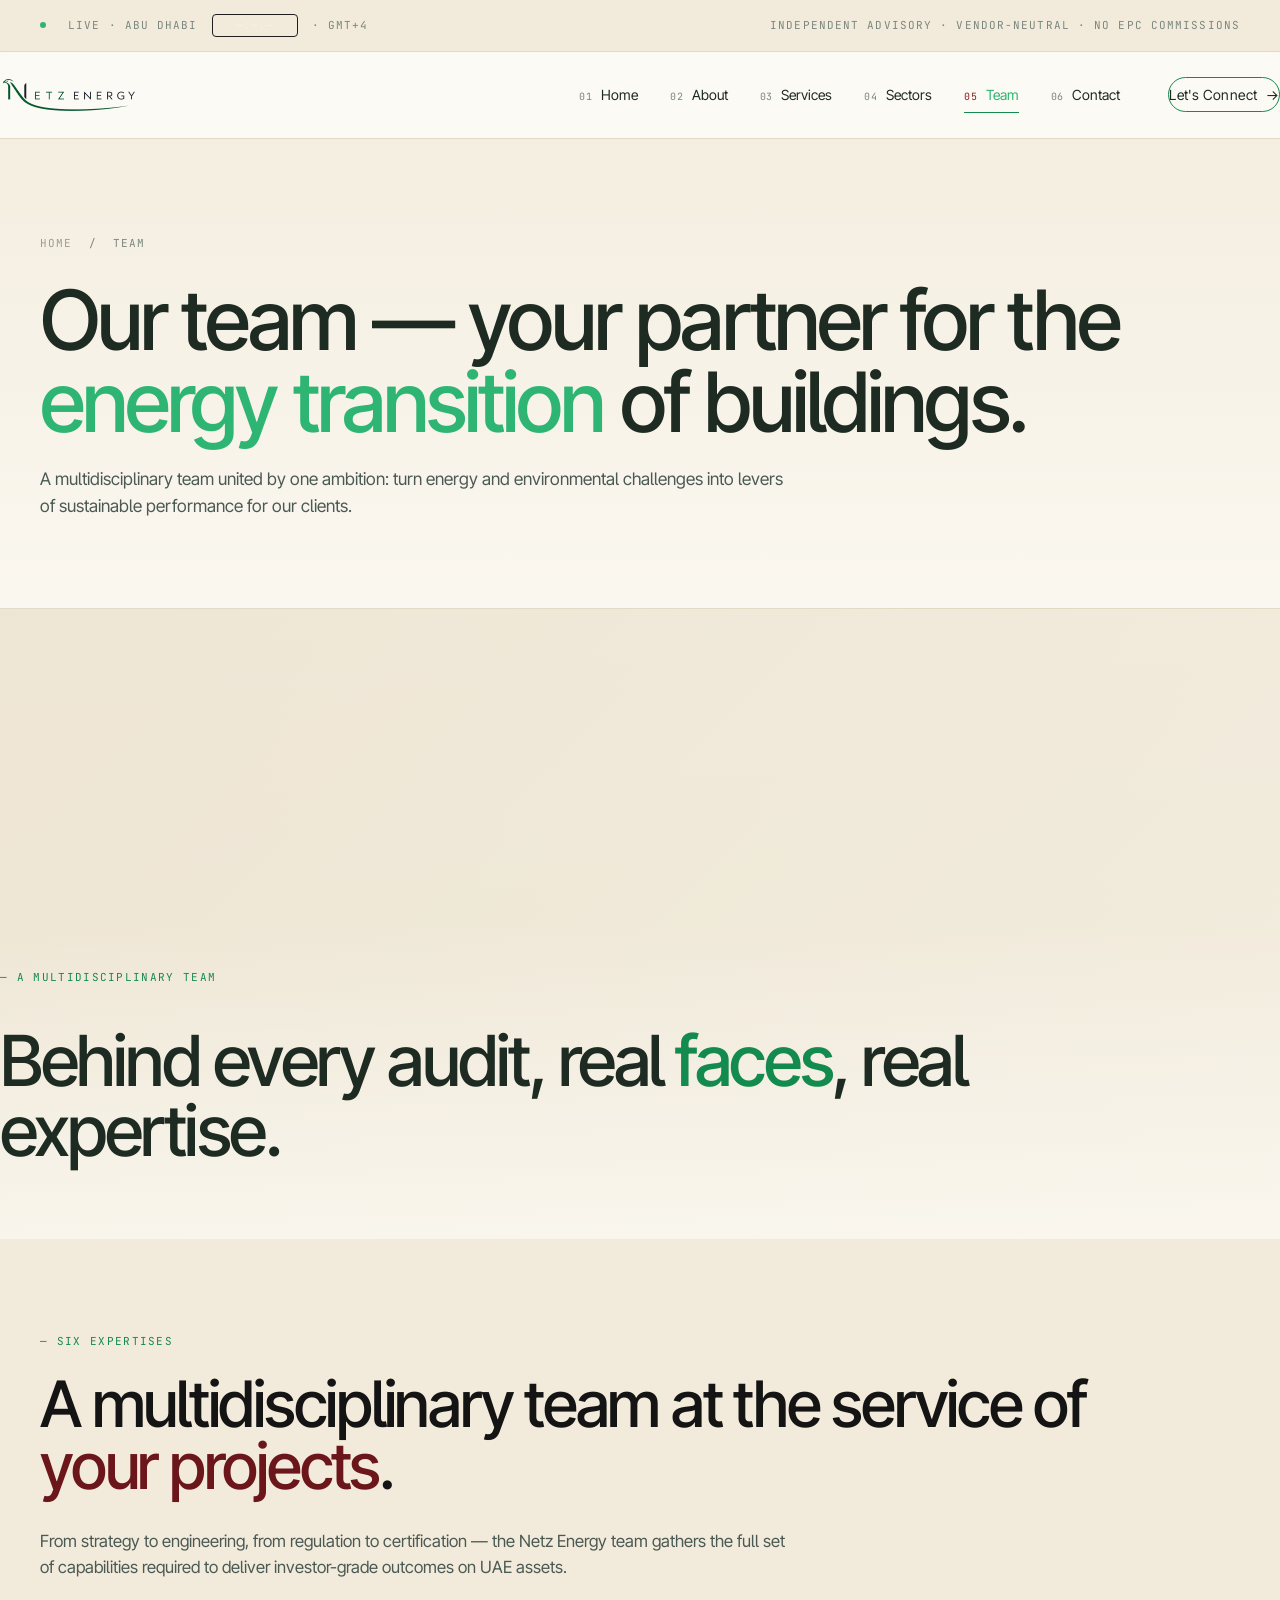
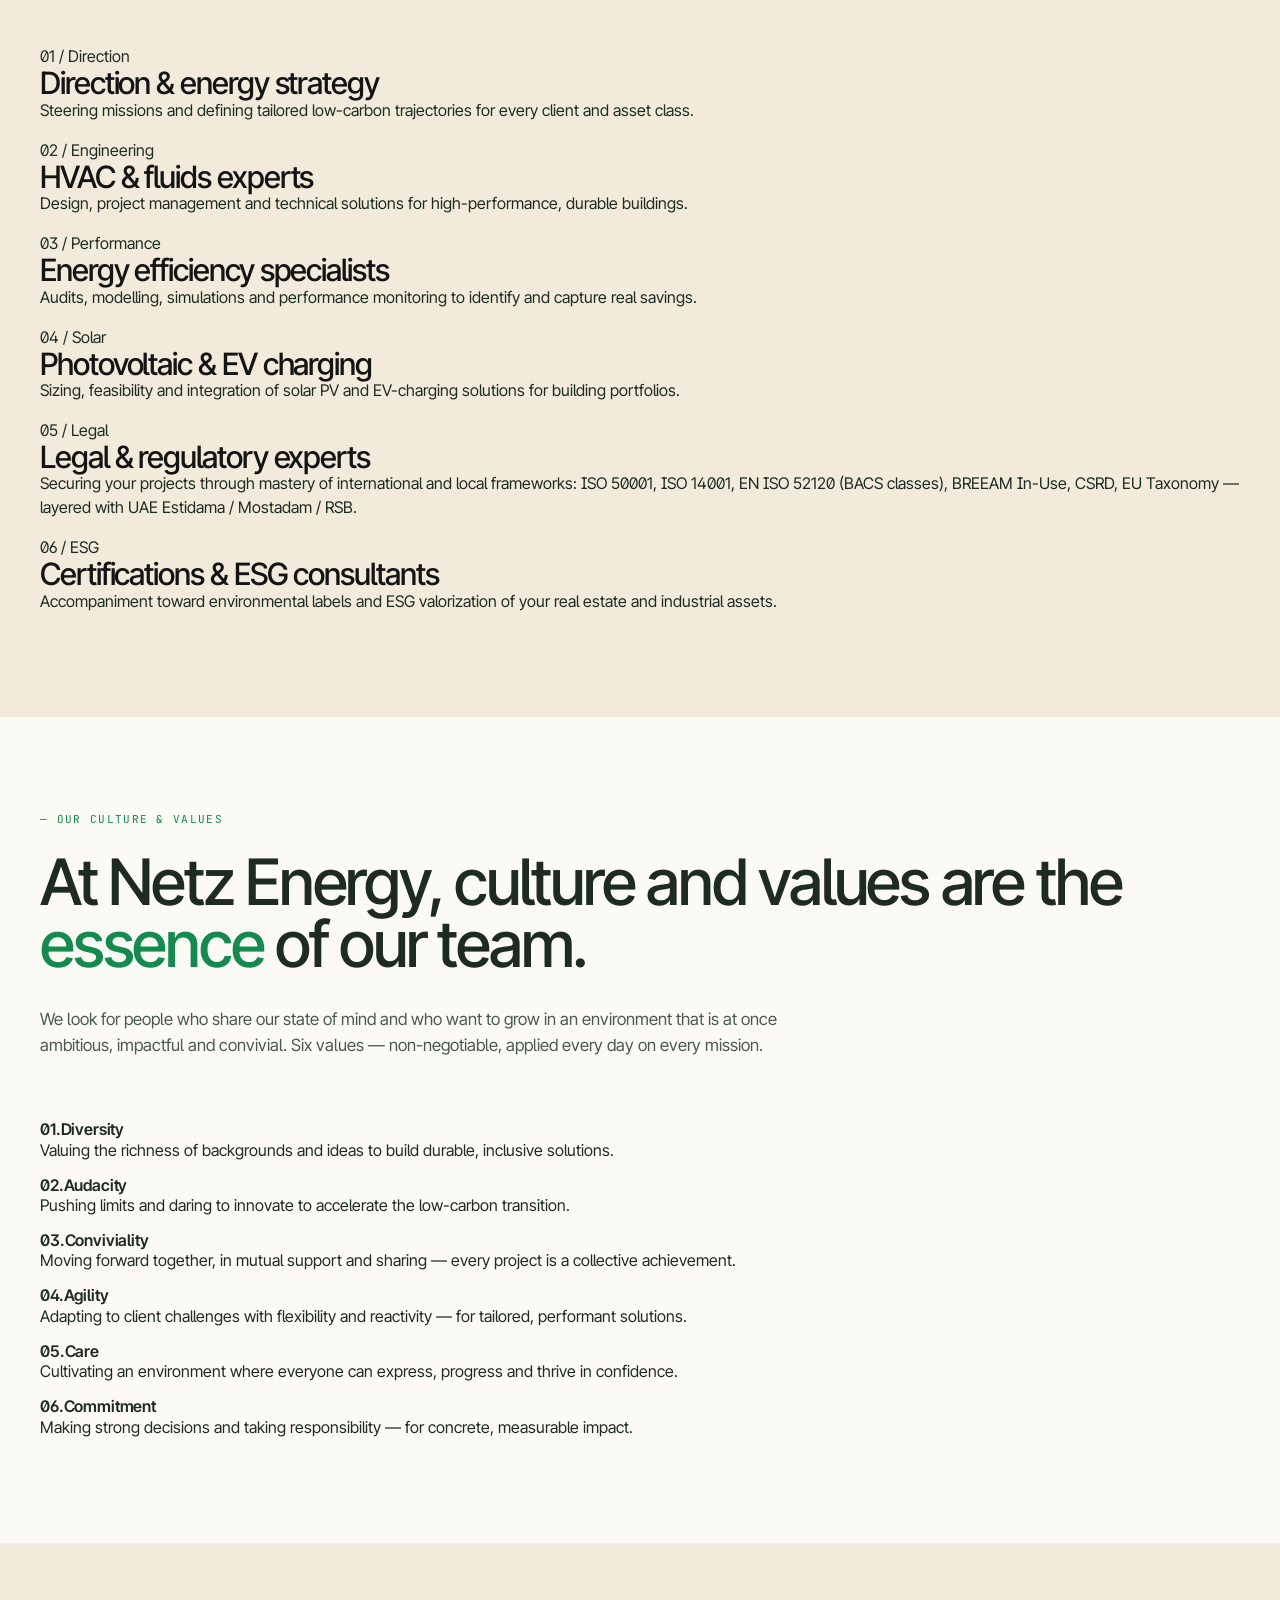
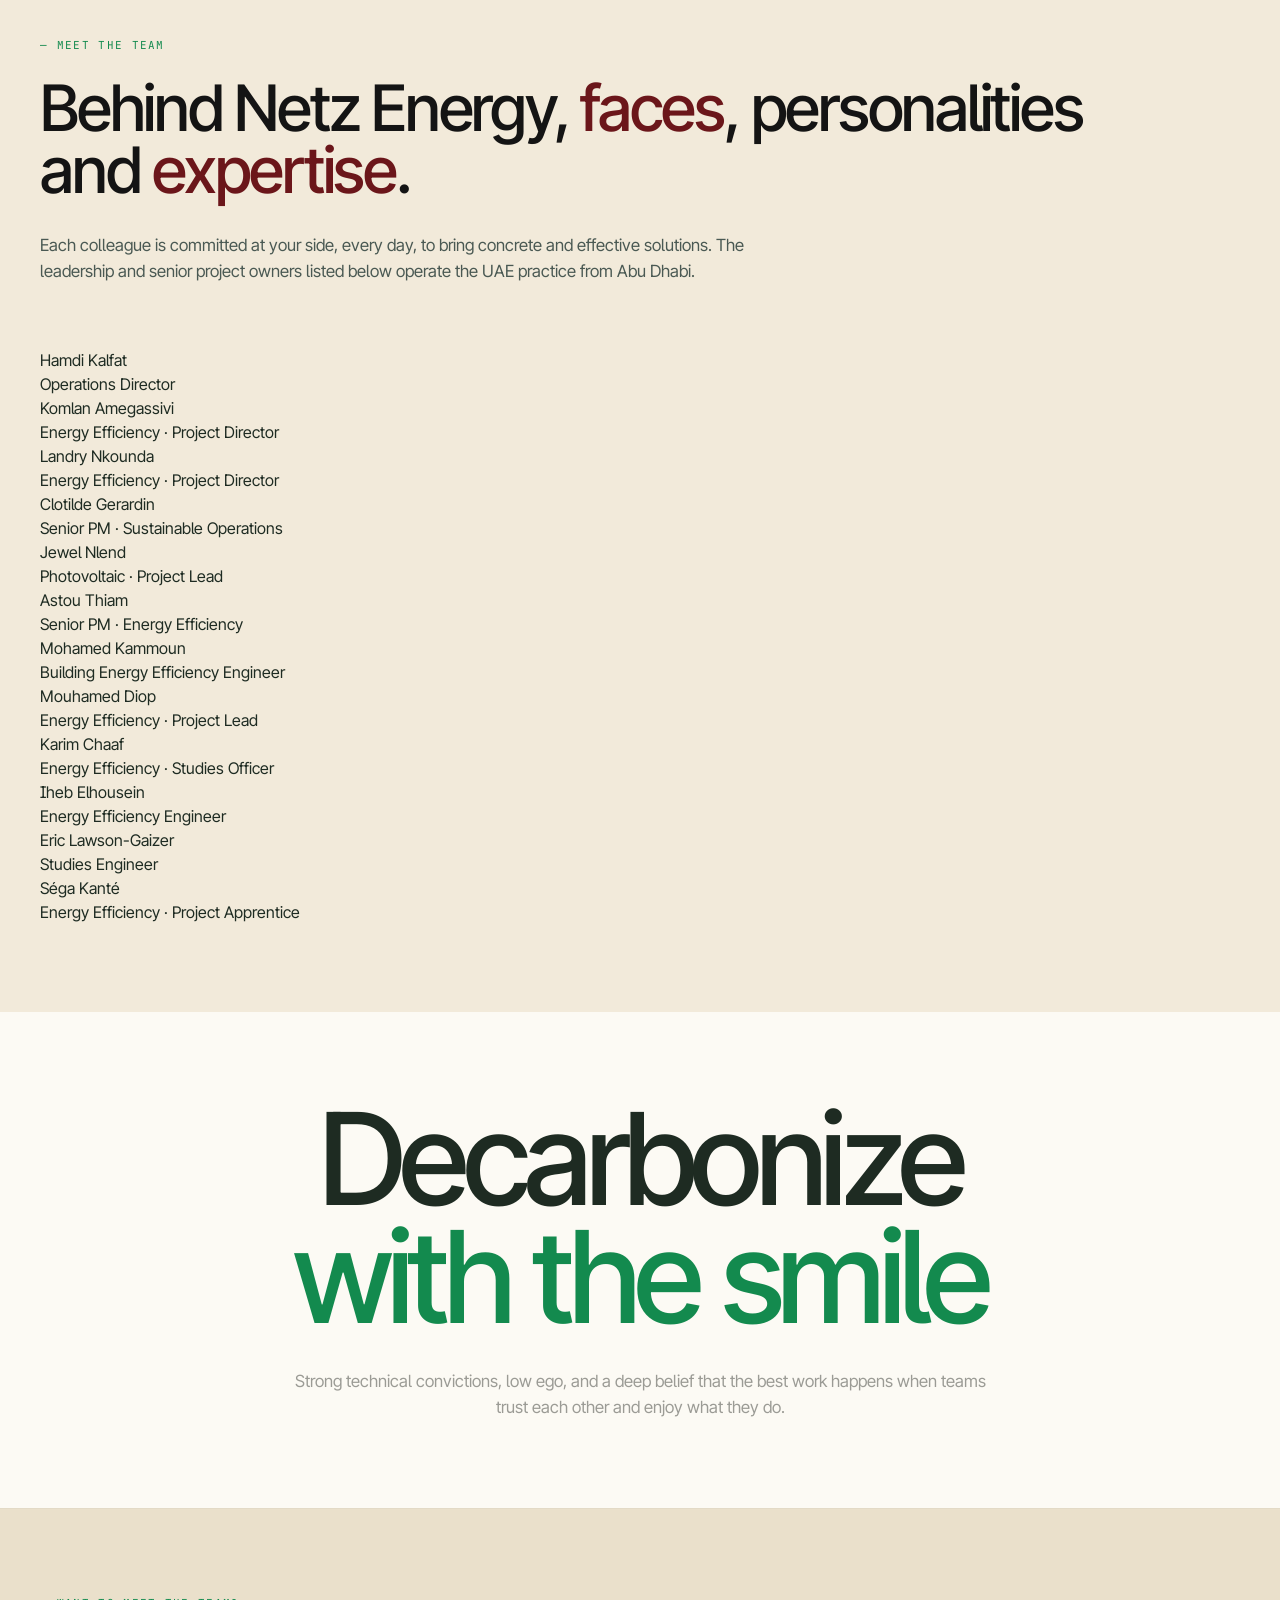
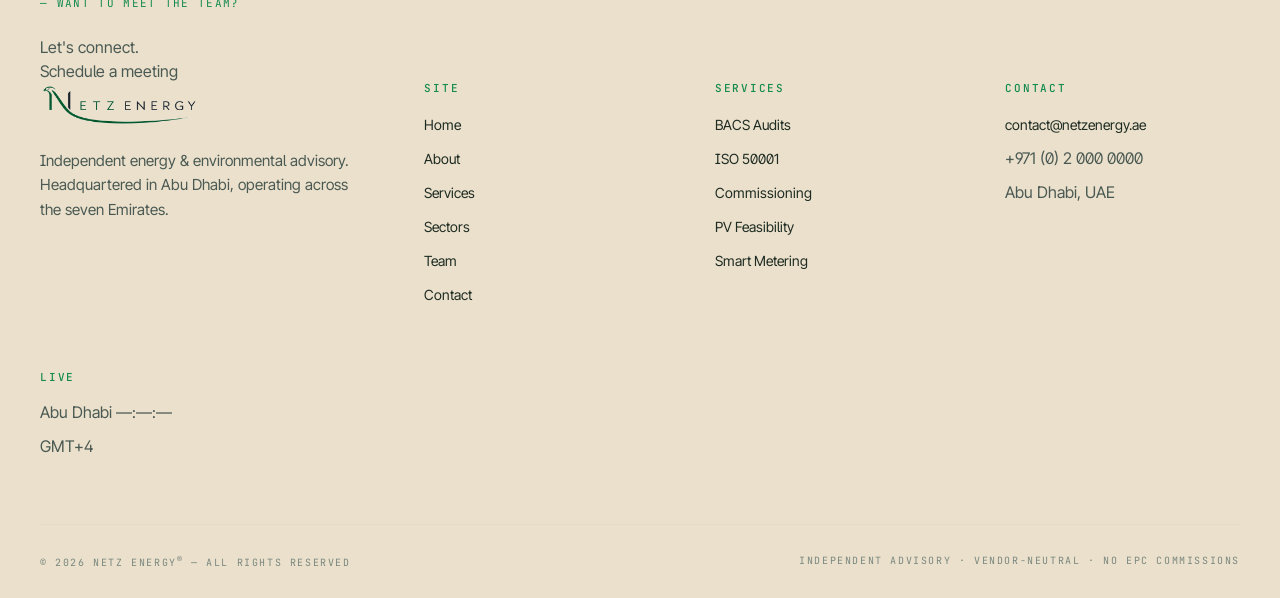
<file: team.html>
<!DOCTYPE html>
<html lang="en">
<head>
<meta charset="UTF-8">
<meta name="viewport" content="width=device-width, initial-scale=1.0">
<title>Team — Senior Energy Advisors UAE, KSA & Gulf | Netz Energy</title>
<meta name="description" content="Senior energy and environmental advisors with European and Gulf built-environment experience. Engineers, project managers and ISO 50001 lead auditors.">
<meta name="keywords" content="energy consultant team UAE, ISO 50001 auditor Abu Dhabi, energy engineer Gulf">
<meta name="author" content="Netz Energy">
<meta name="robots" content="index, follow, max-image-preview:large">
<meta name="geo.region" content="AE-AZ">
<meta name="geo.placename" content="Abu Dhabi">
<meta name="language" content="English">

<link rel="canonical" href="https://site-theta-one-24.vercel.app/team.html">

<!-- Open Graph / Facebook -->
<meta property="og:type" content="website">
<meta property="og:url" content="https://site-theta-one-24.vercel.app/team.html">
<meta property="og:title" content="Team — Senior Energy Advisors UAE, KSA & Gulf | Netz Energy">
<meta property="og:description" content="Senior energy and environmental advisors with European and Gulf built-environment experience. Engineers, project managers and ISO 50001 lead auditors.">
<meta property="og:image" content="https://site-theta-one-24.vercel.app/assets/logo.png">
<meta property="og:site_name" content="Netz Energy">

<!-- Twitter -->
<meta name="twitter:card" content="summary_large_image">
<meta name="twitter:url" content="https://site-theta-one-24.vercel.app/team.html">
<meta name="twitter:title" content="Team — Senior Energy Advisors UAE, KSA & Gulf | Netz Energy">
<meta name="twitter:description" content="Senior energy and environmental advisors with European and Gulf built-environment experience. Engineers, project managers and ISO 50001 lead auditors.">
<meta name="twitter:image" content="https://site-theta-one-24.vercel.app/assets/logo.png">

<!-- DNS prefetch & preconnect -->
<link rel="dns-prefetch" href="//fonts.googleapis.com">
<link rel="dns-prefetch" href="//fonts.gstatic.com">
<link rel="dns-prefetch" href="//images.unsplash.com">
<link rel="dns-prefetch" href="//videos.pexels.com">
<link rel="dns-prefetch" href="//logo.clearbit.com">

<!-- Favicon -->
<link rel="icon" type="image/png" href="assets/logo.png">
<link rel="apple-touch-icon" href="assets/logo.png">
<meta name="theme-color" content="#0A0A0A">

<!-- Mobile -->
<meta name="format-detection" content="telephone=yes">
<meta name="mobile-web-app-capable" content="yes">
<link rel="preconnect" href="https://fonts.googleapis.com"><link rel="preconnect" href="https://fonts.gstatic.com" crossorigin>
<link href="https://fonts.googleapis.com/css2?family=Inter+Tight:wght@300;400;500;600;700&family=JetBrains+Mono:wght@400;500&display=swap" rel="stylesheet">
<link rel="stylesheet" href="assets/style.css">

<script type="application/ld+json">
{
  "@context": "https://schema.org",
  "@type": "ProfessionalService",
  "@id": "https://site-theta-one-24.vercel.app/#organization",
  "name": "Netz Energy",
  "alternateName": "Netz Energy Advisory",
  "url": "https://site-theta-one-24.vercel.app/",
  "logo": "https://site-theta-one-24.vercel.app/assets/logo.png",
  "image": "https://site-theta-one-24.vercel.app/assets/logo.png",
  "description": "Independent, vendor-neutral energy and environmental advisory practice for UAE, KSA and Gulf real estate.",
  "foundingDate": "2026",
  "address": {
    "@type": "PostalAddress",
    "streetAddress": "Abu Dhabi Global Market Square",
    "addressLocality": "Al Maryah Island",
    "addressRegion": "Abu Dhabi",
    "addressCountry": "AE"
  },
  "geo": {
    "@type": "GeoCoordinates",
    "latitude": "24.4995",
    "longitude": "54.3995"
  },
  "areaServed": [
    {"@type": "Country", "name": "United Arab Emirates"},
    {"@type": "Country", "name": "Saudi Arabia"},
    {"@type": "Country", "name": "Oman"},
    {"@type": "Country", "name": "Bahrain"},
    {"@type": "Country", "name": "Qatar"},
    {"@type": "Country", "name": "Kuwait"}
  ],
  "serviceType": [
    "Energy Consulting",
    "BACS Audit",
    "ISO 50001 Advisory",
    "Building Commissioning",
    "Retro-Commissioning",
    "PV Feasibility Study",
    "Smart Metering",
    "Energy Management System Deployment",
    "ESG Reporting"
  ],
  "knowsAbout": [
    "ISO 50001",
    "EN ISO 52120",
    "ASHRAE Guidelines",
    "IPMVP",
    "Estidama Pearl",
    "Mostadam",
    "DEWA",
    "ADDC",
    "AADC",
    "Building Energy Performance",
    "HVAC Optimization",
    "Photovoltaic Systems",
    "Smart Metering"
  ],
  "contactPoint": [{
    "@type": "ContactPoint",
    "contactType": "customer service",
    "email": "contact@netzenergy.ae",
    "areaServed": ["AE", "SA", "OM", "BH", "QA", "KW"],
    "availableLanguage": ["English", "French", "Arabic"]
  }]
}
</script>
<script type="application/ld+json">
{
  "@context": "https://schema.org",
  "@type": "BreadcrumbList",
  "itemListElement": [
    {"@type": "ListItem", "position": 1, "name": "Home", "item": "https://site-theta-one-24.vercel.app/"},
    {"@type": "ListItem", "position": 2, "name": "Team", "item": "https://site-theta-one-24.vercel.app/team.html"}
  ]
}
</script>
</head>
<body>

<div class="topbar"><div class="shell">
  <span><span class="live-dot"></span>Live · Abu Dhabi <span data-clock>—:—:—</span> · GMT+4</span>
  <span>Independent advisory · Vendor-neutral · No EPC commissions</span>
</div></div>

<nav class="nav"><div class="shell nav-inner">
  <a href="index.html" class="brand" aria-label="Netz Energy"><img class="logo" src="assets/logo.png" alt="Netz Energy"></a>
  <ul class="nav-links" id="navLinks">
    <li><a href="index.html"><span class="num">01</span> Home</a></li>
    <li><a href="about.html"><span class="num">02</span> About</a></li>
    <li><a href="services.html"><span class="num">03</span> Services</a></li>
    <li><a href="sectors.html"><span class="num">04</span> Sectors</a></li>
    <li><a href="team.html" class="active"><span class="num">05</span> Team</a></li>
    <li><a href="contact.html"><span class="num">06</span> Contact</a></li>
    <li><a href="contact.html" class="nav-cta">Let's Connect</a></li>
  </ul>
  <button class="nav-toggle" aria-label="Menu" onclick="document.getElementById('navLinks').classList.toggle('open')"><span></span><span></span><span></span></button>
</div></nav>

<header class="page-head" style="background-image:url('https://images.unsplash.com/photo-1582407947304-fd86f028f716?auto=format&fit=crop&w=2400&q=80');">
  <div class="shell">
    <div class="breadcrumb"><a href="index.html">Home</a> &nbsp;/&nbsp; Team</div>
    <h1>Our team — your partner for the <span class="accent-gold">energy transition</span> of buildings.</h1>
    <p class="lead">
      A multidisciplinary team united by one ambition: turn energy and environmental
      challenges into levers of sustainable performance for our clients.
    </p>
  </div>
</header>

<!-- VIDEO BAND -->
<section class="video-band">
  <div class="vb-fallback" style="background-image: linear-gradient(135deg, rgba(252,250,244,0.15), rgba(252,250,244,0.45)), url('https://images.unsplash.com/photo-1518684079-3c830dcef090?auto=format&fit=crop&w=2400&q=80');"></div>
  <video autoplay muted loop playsinline preload="metadata" poster="https://images.unsplash.com/photo-1518684079-3c830dcef090?auto=format&fit=crop&w=2400&q=80">
    <source src="https://videos.pexels.com/video-files/3194277/3194277-uhd_3840_2160_25fps.mp4" type="video/mp4">
  </video>
  <div class="shell vb-inner">
    <span class="section-eyebrow">— A multidisciplinary team</span>
    <h2 style="margin-top: 16px;">Behind every audit, real <span class="accent">faces</span>, real expertise.</h2>
  </div>
</section>

<!-- DEPARTMENTS -->
<section class="section section-light">
  <div class="shell">
    <div class="reveal">
      <span class="section-eyebrow">— Six expertises</span>
      <h2 class="section-title">A multidisciplinary team at the service of <span style="color:var(--wine);">your projects</span>.</h2>
      <p class="section-intro">From strategy to engineering, from regulation to certification — the Netz Energy team gathers the full set of capabilities required to deliver investor-grade outcomes on UAE assets.</p>
    </div>

    <div class="depts reveal-stagger">
      <div class="dept">
        <span class="dept-num">01 / Direction</span>
        <h3>Direction &amp; energy strategy</h3>
        <p>Steering missions and defining tailored low-carbon trajectories for every client and asset class.</p>
      </div>
      <div class="dept">
        <span class="dept-num">02 / Engineering</span>
        <h3>HVAC &amp; fluids experts</h3>
        <p>Design, project management and technical solutions for high-performance, durable buildings.</p>
      </div>
      <div class="dept">
        <span class="dept-num">03 / Performance</span>
        <h3>Energy efficiency specialists</h3>
        <p>Audits, modelling, simulations and performance monitoring to identify and capture real savings.</p>
      </div>
      <div class="dept">
        <span class="dept-num">04 / Solar</span>
        <h3>Photovoltaic &amp; EV charging</h3>
        <p>Sizing, feasibility and integration of solar PV and EV-charging solutions for building portfolios.</p>
      </div>
      <div class="dept">
        <span class="dept-num">05 / Legal</span>
        <h3>Legal &amp; regulatory experts</h3>
        <p>Securing your projects through mastery of international and local frameworks: ISO 50001, ISO 14001, EN ISO 52120 (BACS classes), BREEAM In-Use, CSRD, EU Taxonomy &mdash; layered with UAE Estidama / Mostadam / RSB.</p>
      </div>
      <div class="dept">
        <span class="dept-num">06 / ESG</span>
        <h3>Certifications &amp; ESG consultants</h3>
        <p>Accompaniment toward environmental labels and ESG valorization of your real estate and industrial assets.</p>
      </div>
    </div>
  </div>
</section>

<!-- VALUES -->
<section class="section section-dark">
  <div class="shell">
    <div class="reveal">
      <span class="section-eyebrow">— Our culture &amp; values</span>
      <h2 class="section-title">At Netz Energy, culture and values are the <span class="accent-gold" style="color:var(--gold-bright);">essence</span> of our team.</h2>
      <p class="section-intro">We look for people who share our state of mind and who want to grow in an environment that is at once ambitious, impactful and convivial. Six values — non-negotiable, applied every day on every mission.</p>
    </div>

    <div class="values-grid reveal-stagger">
      <div class="value"><h4><span>01.</span>Diversity</h4><p>Valuing the richness of backgrounds and ideas to build durable, inclusive solutions.</p></div>
      <div class="value"><h4><span>02.</span>Audacity</h4><p>Pushing limits and daring to innovate to accelerate the low-carbon transition.</p></div>
      <div class="value"><h4><span>03.</span>Conviviality</h4><p>Moving forward together, in mutual support and sharing — every project is a collective achievement.</p></div>
      <div class="value"><h4><span>04.</span>Agility</h4><p>Adapting to client challenges with flexibility and reactivity — for tailored, performant solutions.</p></div>
      <div class="value"><h4><span>05.</span>Care</h4><p>Cultivating an environment where everyone can express, progress and thrive in confidence.</p></div>
      <div class="value"><h4><span>06.</span>Commitment</h4><p>Making strong decisions and taking responsibility — for concrete, measurable impact.</p></div>
    </div>
  </div>
</section>

<!-- TEAM GRID — initial-avatars (UI Avatars CDN) -->
<section class="section section-light">
  <div class="shell">
    <div class="reveal">
      <span class="section-eyebrow">— Meet the team</span>
      <h2 class="section-title">Behind Netz Energy, <span style="color:var(--wine);">faces</span>, personalities and <span style="color:var(--wine);">expertise</span>.</h2>
      <p class="section-intro">Each colleague is committed at your side, every day, to bring concrete and effective solutions. The leadership and senior project owners listed below operate the UAE practice from Abu Dhabi.</p>
    </div>

    <div class="team-grid reveal-stagger">
      <div class="team-card">
        <div class="team-photo" style="background-image:url('https://ui-avatars.com/api/?name=Hamdi%20Kalfat&size=512&background=0E4D2E&color=F5F1E6&bold=true&font-size=0.4');background-size:cover;background-position:center;"></div><div class="team-info"><div class="name">Hamdi Kalfat</div><div class="role">Operations Director</div></div>
      </div>
      <div class="team-card">
        <div class="team-photo" style="background-image:url('https://ui-avatars.com/api/?name=Komlan%20Amegassivi&size=512&background=0E4D2E&color=F5F1E6&bold=true&font-size=0.4');background-size:cover;background-position:center;"></div><div class="team-info"><div class="name">Komlan Amegassivi</div><div class="role">Energy Efficiency · Project Director</div></div>
      </div>
      <div class="team-card">
        <div class="team-photo" style="background-image:url('https://ui-avatars.com/api/?name=Landry%20Nkounda&size=512&background=0E4D2E&color=F5F1E6&bold=true&font-size=0.4');background-size:cover;background-position:center;"></div><div class="team-info"><div class="name">Landry Nkounda</div><div class="role">Energy Efficiency · Project Director</div></div>
      </div>
      <div class="team-card">
        <div class="team-photo" style="background-image:url('https://ui-avatars.com/api/?name=Clotilde%20Gerardin&size=512&background=0E4D2E&color=F5F1E6&bold=true&font-size=0.4');background-size:cover;background-position:center;"></div><div class="team-info"><div class="name">Clotilde Gerardin</div><div class="role">Senior PM · Sustainable Operations</div></div>
      </div>
      <div class="team-card">
        <div class="team-photo" style="background-image:url('https://ui-avatars.com/api/?name=Jewel%20Nlend&size=512&background=0E4D2E&color=F5F1E6&bold=true&font-size=0.4');background-size:cover;background-position:center;"></div><div class="team-info"><div class="name">Jewel Nlend</div><div class="role">Photovoltaic · Project Lead</div></div>
      </div>
      <div class="team-card">
        <div class="team-photo" style="background-image:url('https://ui-avatars.com/api/?name=Astou%20Thiam&size=512&background=0E4D2E&color=F5F1E6&bold=true&font-size=0.4');background-size:cover;background-position:center;"></div><div class="team-info"><div class="name">Astou Thiam</div><div class="role">Senior PM · Energy Efficiency</div></div>
      </div>
      <div class="team-card">
        <div class="team-photo" style="background-image:url('https://ui-avatars.com/api/?name=Mohamed%20Kammoun&size=512&background=0E4D2E&color=F5F1E6&bold=true&font-size=0.4');background-size:cover;background-position:center;"></div><div class="team-info"><div class="name">Mohamed Kammoun</div><div class="role">Building Energy Efficiency Engineer</div></div>
      </div>
      <div class="team-card">
        <div class="team-photo" style="background-image:url('https://ui-avatars.com/api/?name=Mouhamed%20Diop&size=512&background=0E4D2E&color=F5F1E6&bold=true&font-size=0.4');background-size:cover;background-position:center;"></div><div class="team-info"><div class="name">Mouhamed Diop</div><div class="role">Energy Efficiency · Project Lead</div></div>
      </div>
      <div class="team-card">
        <div class="team-photo" style="background-image:url('https://ui-avatars.com/api/?name=Karim%20Chaaf&size=512&background=0E4D2E&color=F5F1E6&bold=true&font-size=0.4');background-size:cover;background-position:center;"></div><div class="team-info"><div class="name">Karim Chaaf</div><div class="role">Energy Efficiency · Studies Officer</div></div>
      </div>
      <div class="team-card">
        <div class="team-photo" style="background-image:url('https://ui-avatars.com/api/?name=Iheb%20Elhousein&size=512&background=0E4D2E&color=F5F1E6&bold=true&font-size=0.4');background-size:cover;background-position:center;"></div><div class="team-info"><div class="name">Iheb Elhousein</div><div class="role">Energy Efficiency Engineer</div></div>
      </div>
      <div class="team-card">
        <div class="team-photo" style="background-image:url('https://ui-avatars.com/api/?name=Eric%20Lawson-Gaizer&size=512&background=0E4D2E&color=F5F1E6&bold=true&font-size=0.4');background-size:cover;background-position:center;"></div><div class="team-info"><div class="name">Eric Lawson-Gaizer</div><div class="role">Studies Engineer</div></div>
      </div>
      <div class="team-card">
        <div class="team-photo" style="background-image:url('https://ui-avatars.com/api/?name=S%C3%A9ga%20Kant%C3%A9&size=512&background=0E4D2E&color=F5F1E6&bold=true&font-size=0.4');background-size:cover;background-position:center;"></div><div class="team-info"><div class="name">Séga Kanté</div><div class="role">Energy Efficiency · Project Apprentice</div></div>
      </div>
    </div>
  </div>
</section>

<!-- BRAND DISPLAY -->
<section class="section section-dark">
  <div class="shell">
    <h2 class="brand-display reveal">Decarbonize<br><span style="color:var(--gold-bright);">with the smile</span></h2>
    <p style="text-align:center; color: var(--muted-light); max-width: 720px; margin: 32px auto 0; font-size: 1.05rem; line-height: 1.55;" class="reveal">
      Strong technical convictions, low ego, and a deep belief that the best work happens when teams trust each other and enjoy what they do.
    </p>
  </div>
</section>

<!-- FOOTER -->
<footer class="footer">
  <div class="shell">
    <div class="footer-cta-block">
      <span class="section-eyebrow">— Want to meet the team?</span>
      <div class="footer-cta">Let's <span class="accent">connect</span>.</div>
      <a href="contact.html" class="footer-link">Schedule a meeting</a>
    </div>

    <div class="footer-grid">
      <div>
        <a href="index.html" class="brand-foot" aria-label="Netz Energy"><img class="logo" src="assets/logo.png" alt="Netz Energy"></a>
        <p class="desc">Independent energy &amp; environmental advisory. Headquartered in Abu Dhabi, operating across the seven Emirates.</p>
      </div>
      <div><h5>Site</h5><ul>
        <li><a href="index.html">Home</a></li><li><a href="about.html">About</a></li>
        <li><a href="services.html">Services</a></li><li><a href="sectors.html">Sectors</a></li><li><a href="team.html">Team</a></li>
        <li><a href="contact.html">Contact</a></li>
      </ul></div>
      <div><h5>Services</h5><ul>
        <li><a href="services/bacs-audits.html">BACS Audits</a></li>
        <li><a href="services/iso-50001.html">ISO 50001</a></li>
        <li><a href="services/commissioning.html">Commissioning</a></li>
        <li><a href="services/pv-feasibility.html">PV Feasibility</a></li>
        <li><a href="services/smart-metering.html">Smart Metering</a></li>
      </ul></div>
      <div><h5>Contact</h5><ul>
        <li><a href="mailto:contact@netzenergy.ae">contact@netzenergy.ae</a></li>
        <li>+971 (0) 2 000 0000</li><li style="margin-top: 8px;">Abu Dhabi, UAE</li>
      </ul></div>
      <div><h5>Live</h5><ul>
        <li>Abu Dhabi <span data-clock>—:—:—</span></li><li>GMT+4</li>
      </ul></div>
    </div>
    <div class="footer-bottom">
      <span>© 2026 Netz Energy<sup>®</sup> — All rights reserved</span>
      <span>Independent advisory · Vendor-neutral · No EPC commissions</span>
    </div>
  </div>
</footer>
<script src="assets/animations.js" defer></script>
</body>
</html>
                                                                                                                                                                                                                                                                                                                                                                                                                                                                                                                                                                                                                                                                                                                                                                                                                                                                                                                                                                                                                                                                                                                                                                                                                                                                                                                                                                                                                                                                                                                                                                                                                                                                                                                                                                                                                                                                                                                                                                                                                                                                                                                                                                                                                                                                                                                                                                                                                           
</file>
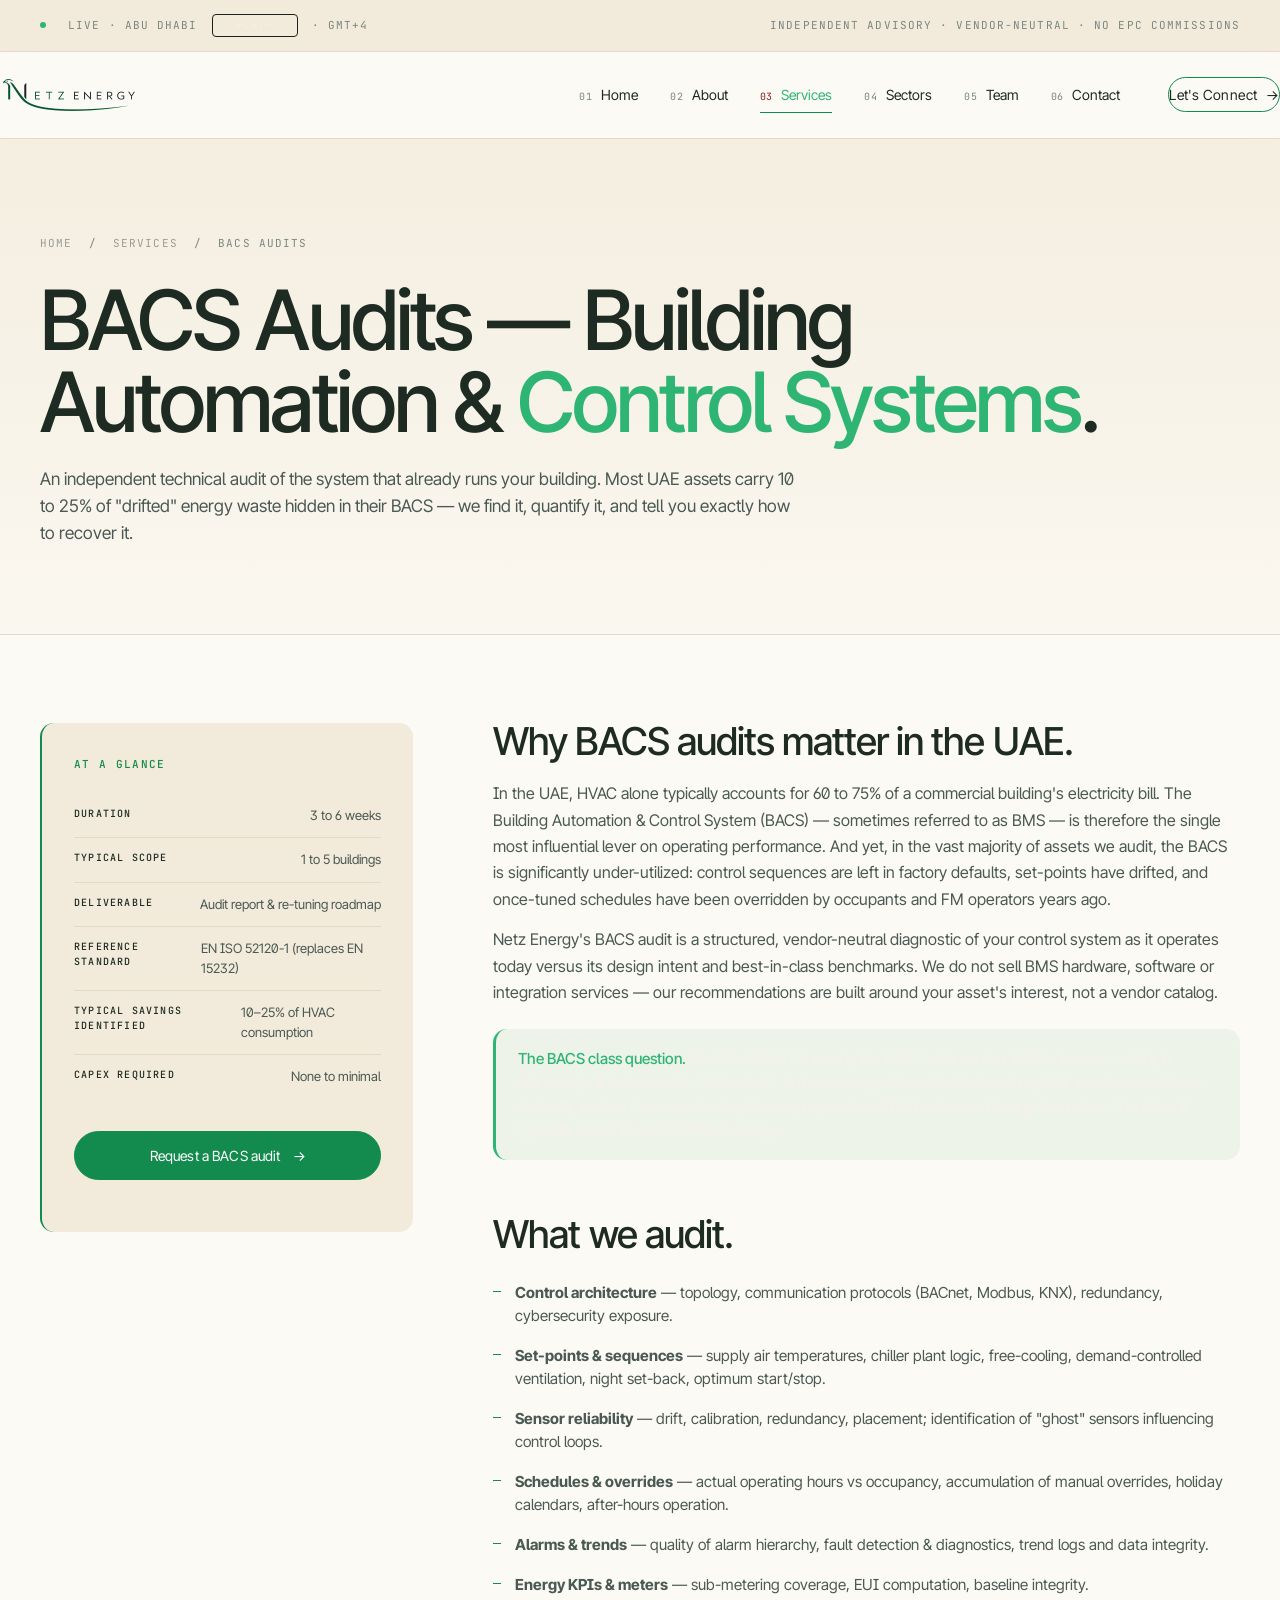
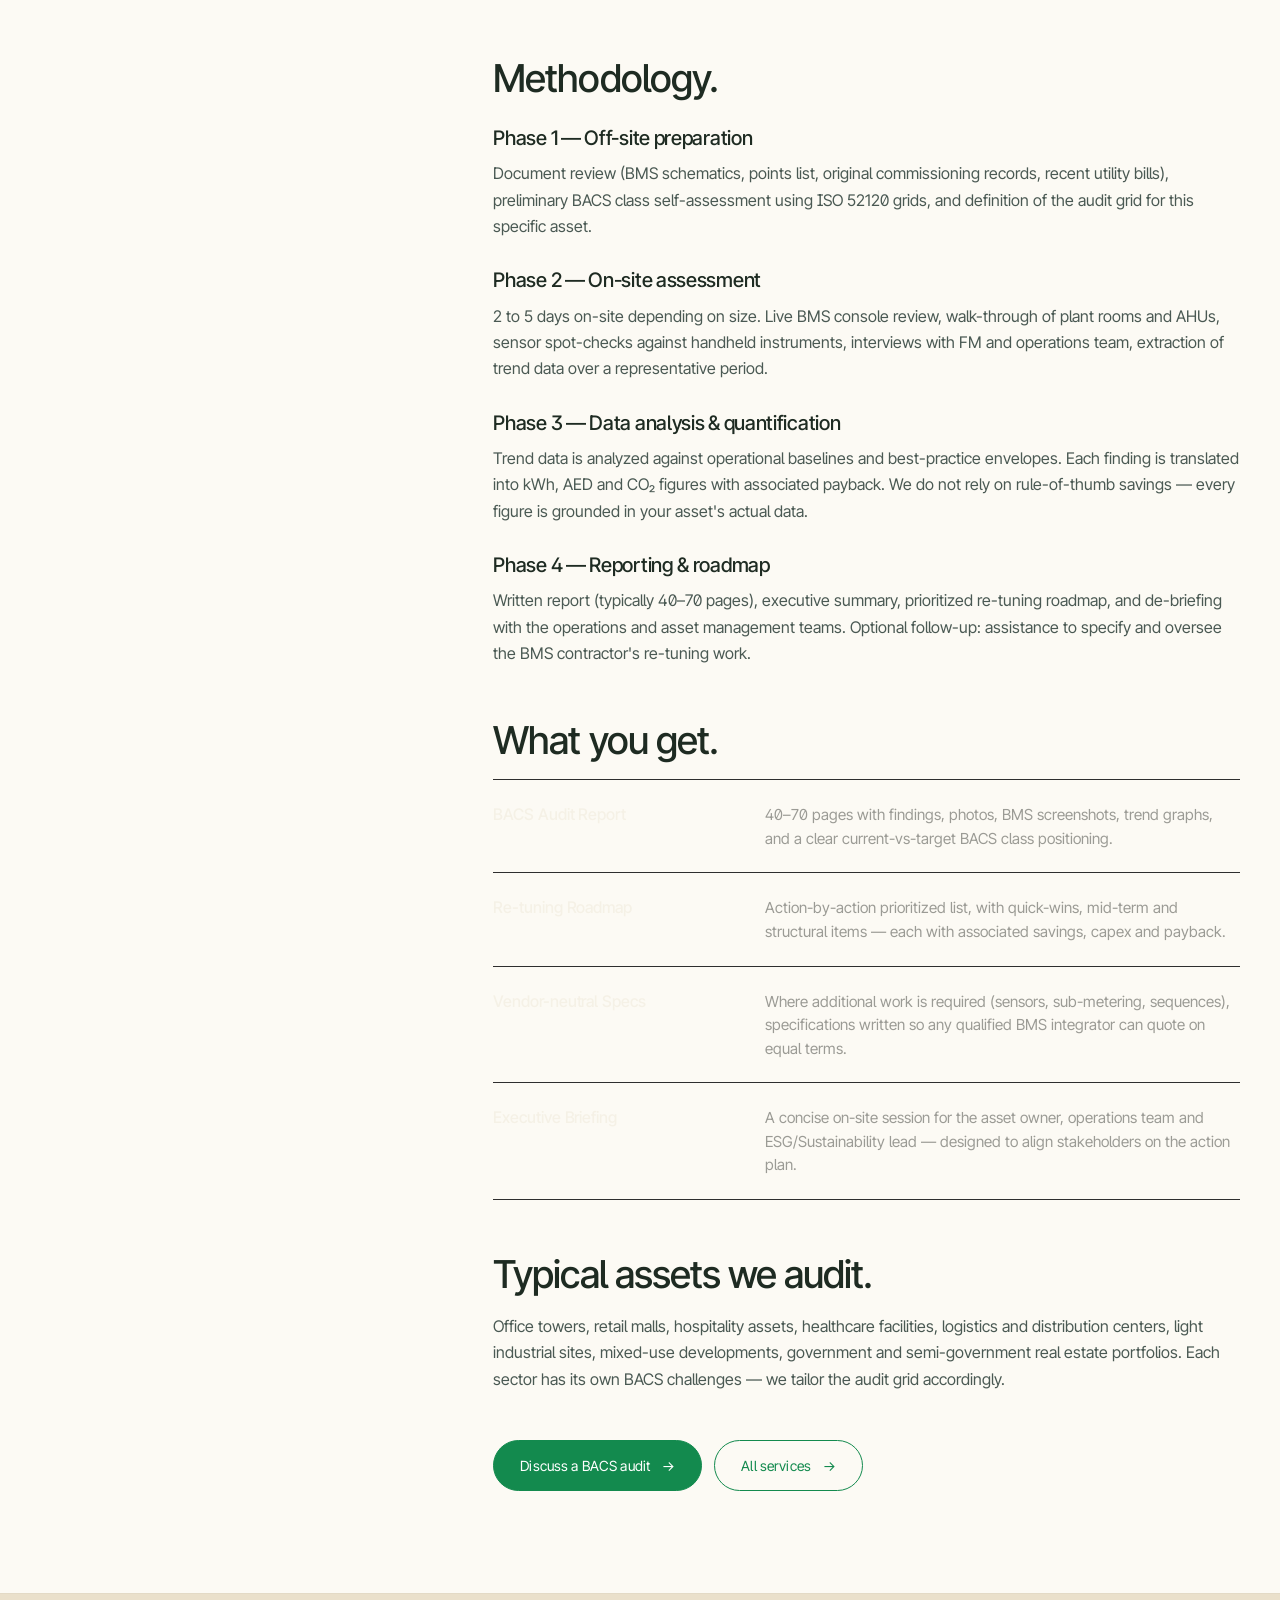
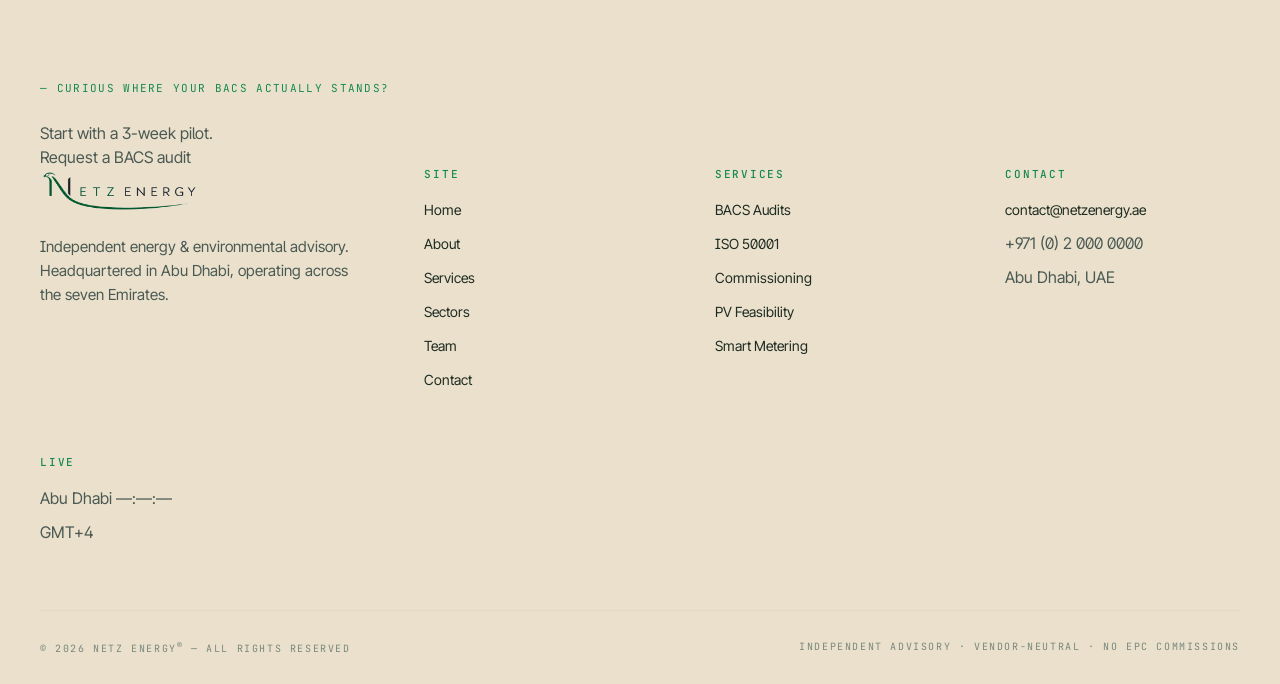
<file: services/bacs-audits.html>
<!DOCTYPE html>
<html lang="en">
<head>
<meta charset="UTF-8">
<meta name="viewport" content="width=device-width, initial-scale=1.0">
<title>BACS Audit UAE — EN ISO 52120 Benchmark | 10-25% HVAC Savings | Netz Energy</title>
<meta name="description" content="Independent BACS audit for UAE & Gulf buildings. Benchmarked against EN ISO 52120. Recover 10-25% of HVAC OPEX with no capex. ADDC, DEWA, SEWA compliant.">
<meta name="keywords" content="BACS audit UAE, BACS audit Abu Dhabi, EN ISO 52120 UAE, HVAC controls audit Dubai, building automation audit Gulf, BMS audit Saudi Arabia">
<meta name="author" content="Netz Energy">
<meta name="robots" content="index, follow, max-image-preview:large">
<meta name="geo.region" content="AE-AZ">
<meta name="geo.placename" content="Abu Dhabi">
<meta name="language" content="English">

<link rel="canonical" href="https://site-theta-one-24.vercel.app/services/bacs-audits.html">

<!-- Open Graph / Facebook -->
<meta property="og:type" content="website">
<meta property="og:url" content="https://site-theta-one-24.vercel.app/services/bacs-audits.html">
<meta property="og:title" content="BACS Audit UAE — EN ISO 52120 Benchmark | 10-25% HVAC Savings | Netz Energy">
<meta property="og:description" content="Independent BACS audit for UAE & Gulf buildings. Benchmarked against EN ISO 52120. Recover 10-25% of HVAC OPEX with no capex. ADDC, DEWA, SEWA compliant.">
<meta property="og:image" content="https://site-theta-one-24.vercel.app/assets/logo.png">
<meta property="og:site_name" content="Netz Energy">

<!-- Twitter -->
<meta name="twitter:card" content="summary_large_image">
<meta name="twitter:url" content="https://site-theta-one-24.vercel.app/services/bacs-audits.html">
<meta name="twitter:title" content="BACS Audit UAE — EN ISO 52120 Benchmark | 10-25% HVAC Savings | Netz Energy">
<meta name="twitter:description" content="Independent BACS audit for UAE & Gulf buildings. Benchmarked against EN ISO 52120. Recover 10-25% of HVAC OPEX with no capex. ADDC, DEWA, SEWA compliant.">
<meta name="twitter:image" content="https://site-theta-one-24.vercel.app/assets/logo.png">

<!-- DNS prefetch & preconnect -->
<link rel="dns-prefetch" href="//fonts.googleapis.com">
<link rel="dns-prefetch" href="//fonts.gstatic.com">
<link rel="dns-prefetch" href="//images.unsplash.com">
<link rel="dns-prefetch" href="//videos.pexels.com">
<link rel="dns-prefetch" href="//logo.clearbit.com">

<!-- Favicon -->
<link rel="icon" type="image/png" href="../assets/logo.png">
<link rel="apple-touch-icon" href="../assets/logo.png">
<meta name="theme-color" content="#0A0A0A">

<!-- Mobile -->
<meta name="format-detection" content="telephone=yes">
<meta name="mobile-web-app-capable" content="yes">
<link rel="preconnect" href="https://fonts.googleapis.com"><link rel="preconnect" href="https://fonts.gstatic.com" crossorigin>
<link href="https://fonts.googleapis.com/css2?family=Inter+Tight:wght@300;400;500;600;700&family=JetBrains+Mono:wght@400;500&display=swap" rel="stylesheet">
<link rel="stylesheet" href="../assets/style.css">

<script type="application/ld+json">
{
  "@context": "https://schema.org",
  "@type": "ProfessionalService",
  "@id": "https://site-theta-one-24.vercel.app/#organization",
  "name": "Netz Energy",
  "alternateName": "Netz Energy Advisory",
  "url": "https://site-theta-one-24.vercel.app/",
  "logo": "https://site-theta-one-24.vercel.app/assets/logo.png",
  "image": "https://site-theta-one-24.vercel.app/assets/logo.png",
  "description": "Independent, vendor-neutral energy and environmental advisory practice for UAE, KSA and Gulf real estate.",
  "foundingDate": "2026",
  "address": {
    "@type": "PostalAddress",
    "streetAddress": "Abu Dhabi Global Market Square",
    "addressLocality": "Al Maryah Island",
    "addressRegion": "Abu Dhabi",
    "addressCountry": "AE"
  },
  "geo": {
    "@type": "GeoCoordinates",
    "latitude": "24.4995",
    "longitude": "54.3995"
  },
  "areaServed": [
    {"@type": "Country", "name": "United Arab Emirates"},
    {"@type": "Country", "name": "Saudi Arabia"},
    {"@type": "Country", "name": "Oman"},
    {"@type": "Country", "name": "Bahrain"},
    {"@type": "Country", "name": "Qatar"},
    {"@type": "Country", "name": "Kuwait"}
  ],
  "serviceType": [
    "Energy Consulting",
    "BACS Audit",
    "ISO 50001 Advisory",
    "Building Commissioning",
    "Retro-Commissioning",
    "PV Feasibility Study",
    "Smart Metering",
    "Energy Management System Deployment",
    "ESG Reporting"
  ],
  "knowsAbout": [
    "ISO 50001",
    "EN ISO 52120",
    "ASHRAE Guidelines",
    "IPMVP",
    "Estidama Pearl",
    "Mostadam",
    "DEWA",
    "ADDC",
    "AADC",
    "Building Energy Performance",
    "HVAC Optimization",
    "Photovoltaic Systems",
    "Smart Metering"
  ],
  "contactPoint": [{
    "@type": "ContactPoint",
    "contactType": "customer service",
    "email": "contact@netzenergy.ae",
    "areaServed": ["AE", "SA", "OM", "BH", "QA", "KW"],
    "availableLanguage": ["English", "French", "Arabic"]
  }]
}
</script>
<script type="application/ld+json">
{"@context":"https://schema.org","@type":"Service","serviceType":"BACS Audit","name":"BACS Audit — EN ISO 52120 Benchmark","provider":{"@id":"https://site-theta-one-24.vercel.app/#organization"},"areaServed":[{"@type":"Country","name":"United Arab Emirates"},{"@type":"Country","name":"Saudi Arabia"}],"description":"Independent BACS audit benchmarked against EN ISO 52120. Recover 10-25% of HVAC OPEX with no capex.","category":"Energy Efficiency Audit"}
</script>
<script type="application/ld+json">
{
  "@context": "https://schema.org",
  "@type": "BreadcrumbList",
  "itemListElement": [
    {"@type": "ListItem", "position": 1, "name": "Home", "item": "https://site-theta-one-24.vercel.app/"},
    {"@type": "ListItem", "position": 2, "name": "Services", "item": "https://site-theta-one-24.vercel.app/services.html"},
    {"@type": "ListItem", "position": 3, "name": "BACS Audits", "item": "https://site-theta-one-24.vercel.app/services/bacs-audits.html"}
  ]
}
</script>
</head>
<body>

<div class="topbar"><div class="shell">
  <span><span class="live-dot"></span>Live · Abu Dhabi <span data-clock>—:—:—</span> · GMT+4</span>
  <span>Independent advisory · Vendor-neutral · No EPC commissions</span>
</div></div>

<nav class="nav"><div class="shell nav-inner">
  <a href="../index.html" class="brand" aria-label="Netz Energy"><img class="logo" src="../assets/logo.png" alt="Netz Energy"></a>
  <ul class="nav-links" id="navLinks">
    <li><a href="../index.html"><span class="num">01</span> Home</a></li>
    <li><a href="../about.html"><span class="num">02</span> About</a></li>
    <li><a href="../services.html" class="active"><span class="num">03</span> Services</a></li>
    <li><a href="../sectors.html"><span class="num">04</span> Sectors</a></li>
    <li><a href="../team.html"><span class="num">05</span> Team</a></li>
    <li><a href="../contact.html"><span class="num">06</span> Contact</a></li>
    <li><a href="../contact.html" class="nav-cta">Let's Connect</a></li>
  </ul>
  <button class="nav-toggle" aria-label="Menu" onclick="document.getElementById('navLinks').classList.toggle('open')"><span></span><span></span><span></span></button>
</div></nav>

<header class="page-head" style="background-image:url('https://images.unsplash.com/photo-1559136555-9303baea8ebd?auto=format&fit=crop&w=2400&q=80');">
  <div class="shell">
    <div class="breadcrumb"><a href="../index.html">Home</a> &nbsp;/&nbsp; <a href="../services.html">Services</a> &nbsp;/&nbsp; BACS Audits</div>
    <h1>BACS Audits — Building Automation &amp; <span class="accent-gold">Control Systems</span>.</h1>
    <p class="lead">
      An independent technical audit of the system that already runs your building.
      Most UAE assets carry 10 to 25% of "drifted" energy waste hidden in their BACS — we
      find it, quantify it, and tell you exactly how to recover it.
    </p>
  </div>
</header>

<section class="section section-dark">
  <div class="shell">
    <div class="service-detail">
      <aside class="reveal">
        <h4>At a glance</h4>
        <ul>
          <li><strong>Duration</strong>3 to 6 weeks</li>
          <li><strong>Typical scope</strong>1 to 5 buildings</li>
          <li><strong>Deliverable</strong>Audit report &amp; re-tuning roadmap</li>
          <li><strong>Reference standard</strong>EN ISO 52120-1 (replaces EN 15232)</li>
          <li><strong>Typical savings identified</strong>10–25% of HVAC consumption</li>
          <li><strong>Capex required</strong>None to minimal</li>
        </ul>
        <p style="margin-top: 32px;"><a href="../contact.html" class="btn btn-wine" style="width: 100%; justify-content: center;">Request a BACS audit</a></p>
      </aside>

      <main>
        <h2>Why BACS audits matter in the UAE.</h2>
        <p>In the UAE, HVAC alone typically accounts for 60 to 75% of a commercial building's electricity bill. The Building Automation &amp; Control System (BACS) — sometimes referred to as BMS — is therefore the single most influential lever on operating performance. And yet, in the vast majority of assets we audit, the BACS is significantly under-utilized: control sequences are left in factory defaults, set-points have drifted, and once-tuned schedules have been overridden by occupants and FM operators years ago.</p>
        <p>Netz Energy's BACS audit is a structured, vendor-neutral diagnostic of your control system as it operates today versus its design intent and best-in-class benchmarks. We do not sell BMS hardware, software or integration services — our recommendations are built around your asset's interest, not a vendor catalog.</p>

        <div class="note">
          <strong>The BACS class question.</strong> EN ISO 52120-1 (formerly EN 15232) defines four BACS classes — A (high efficiency), B (advanced), C (standard), D (non-energy-efficient). Most existing UAE assets we audit are factually in class C or even D, despite carrying modern BMS hardware. Moving from class C to class B typically saves 15–20% of HVAC energy.
        </div>

        <h2>What we audit.</h2>
        <ul>
          <li><strong>Control architecture</strong> — topology, communication protocols (BACnet, Modbus, KNX), redundancy, cybersecurity exposure.</li>
          <li><strong>Set-points &amp; sequences</strong> — supply air temperatures, chiller plant logic, free-cooling, demand-controlled ventilation, night set-back, optimum start/stop.</li>
          <li><strong>Sensor reliability</strong> — drift, calibration, redundancy, placement; identification of "ghost" sensors influencing control loops.</li>
          <li><strong>Schedules &amp; overrides</strong> — actual operating hours vs occupancy, accumulation of manual overrides, holiday calendars, after-hours operation.</li>
          <li><strong>Alarms &amp; trends</strong> — quality of alarm hierarchy, fault detection &amp; diagnostics, trend logs and data integrity.</li>
          <li><strong>Energy KPIs &amp; meters</strong> — sub-metering coverage, EUI computation, baseline integrity.</li>
        </ul>

        <h2>Methodology.</h2>
        <h3>Phase 1 — Off-site preparation</h3>
        <p>Document review (BMS schematics, points list, original commissioning records, recent utility bills), preliminary BACS class self-assessment using ISO 52120 grids, and definition of the audit grid for this specific asset.</p>
        <h3>Phase 2 — On-site assessment</h3>
        <p>2 to 5 days on-site depending on size. Live BMS console review, walk-through of plant rooms and AHUs, sensor spot-checks against handheld instruments, interviews with FM and operations team, extraction of trend data over a representative period.</p>
        <h3>Phase 3 — Data analysis &amp; quantification</h3>
        <p>Trend data is analyzed against operational baselines and best-practice envelopes. Each finding is translated into kWh, AED and CO₂ figures with associated payback. We do not rely on rule-of-thumb savings — every figure is grounded in your asset's actual data.</p>
        <h3>Phase 4 — Reporting &amp; roadmap</h3>
        <p>Written report (typically 40–70 pages), executive summary, prioritized re-tuning roadmap, and de-briefing with the operations and asset management teams. Optional follow-up: assistance to specify and oversee the BMS contractor's re-tuning work.</p>

        <h2>What you get.</h2>
        <div class="deliverable-list">
          <div class="deliverable-row"><strong>BACS Audit Report</strong><span>40–70 pages with findings, photos, BMS screenshots, trend graphs, and a clear current-vs-target BACS class positioning.</span></div>
          <div class="deliverable-row"><strong>Re-tuning Roadmap</strong><span>Action-by-action prioritized list, with quick-wins, mid-term and structural items — each with associated savings, capex and payback.</span></div>
          <div class="deliverable-row"><strong>Vendor-neutral Specs</strong><span>Where additional work is required (sensors, sub-metering, sequences), specifications written so any qualified BMS integrator can quote on equal terms.</span></div>
          <div class="deliverable-row"><strong>Executive Briefing</strong><span>A concise on-site session for the asset owner, operations team and ESG/Sustainability lead — designed to align stakeholders on the action plan.</span></div>
        </div>

        <h2>Typical assets we audit.</h2>
        <p>Office towers, retail malls, hospitality assets, healthcare facilities, logistics and distribution centers, light industrial sites, mixed-use developments, government and semi-government real estate portfolios. Each sector has its own BACS challenges — we tailor the audit grid accordingly.</p>

        <p style="margin-top: 48px;"><a href="../contact.html" class="btn btn-wine">Discuss a BACS audit</a> &nbsp; <a href="../services.html" class="btn btn-ghost">All services</a></p>
      </main>
    </div>
  </div>
</section>

<footer class="footer">
  <div class="shell">
    <div class="footer-cta-block">
      <span class="section-eyebrow">— Curious where your BACS actually stands?</span>
      <div class="footer-cta">Start with a <span class="accent">3-week pilot</span>.</div>
      <a href="../contact.html" class="footer-link">Request a BACS audit</a>
    </div>
    <div class="footer-grid">
      <div>
        <a href="../index.html" class="brand-foot" aria-label="Netz Energy"><img class="logo" src="../assets/logo.png" alt="Netz Energy"></a>
        <p class="desc">Independent energy &amp; environmental advisory. Headquartered in Abu Dhabi, operating across the seven Emirates.</p>
      </div>
      <div><h5>Site</h5><ul>
        <li><a href="../index.html">Home</a></li><li><a href="../about.html">About</a></li>
        <li><a href="../services.html">Services</a></li><li><a href="../sectors.html">Sectors</a></li><li><a href="../team.html">Team</a></li>
        <li><a href="../contact.html">Contact</a></li>
      </ul></div>
      <div><h5>Services</h5><ul>
        <li><a href="bacs-audits.html">BACS Audits</a></li>
        <li><a href="iso-50001.html">ISO 50001</a></li>
        <li><a href="commissioning.html">Commissioning</a></li>
        <li><a href="pv-feasibility.html">PV Feasibility</a></li>
        <li><a href="smart-metering.html">Smart Metering</a></li>
      </ul></div>
      <div><h5>Contact</h5><ul>
        <li><a href="mailto:contact@netzenergy.ae">contact@netzenergy.ae</a></li>
        <li>+971 (0) 2 000 0000</li><li style="margin-top: 8px;">Abu Dhabi, UAE</li>
      </ul></div>
      <div><h5>Live</h5><ul>
        <li>Abu Dhabi <span data-clock>—:—:—</span></li><li>GMT+4</li>
      </ul></div>
    </div>
    <div class="footer-bottom">
      <span>© 2026 Netz Energy<sup>®</sup> — All rights reserved</span>
      <span>Independent advisory · Vendor-neutral · No EPC commissions</span>
    </div>
  </div>
</footer>
<script src="../assets/animations.js" defer></script>
</body>
</html>
                                                                                                                                                                                                                                                                                                                                                                                                                                                                                                                                                                                                                                                                                                                                                                                                                                                                                                                                                                                                                                                                                                                                                                                                                                                                                                                                                                                                              
</file>
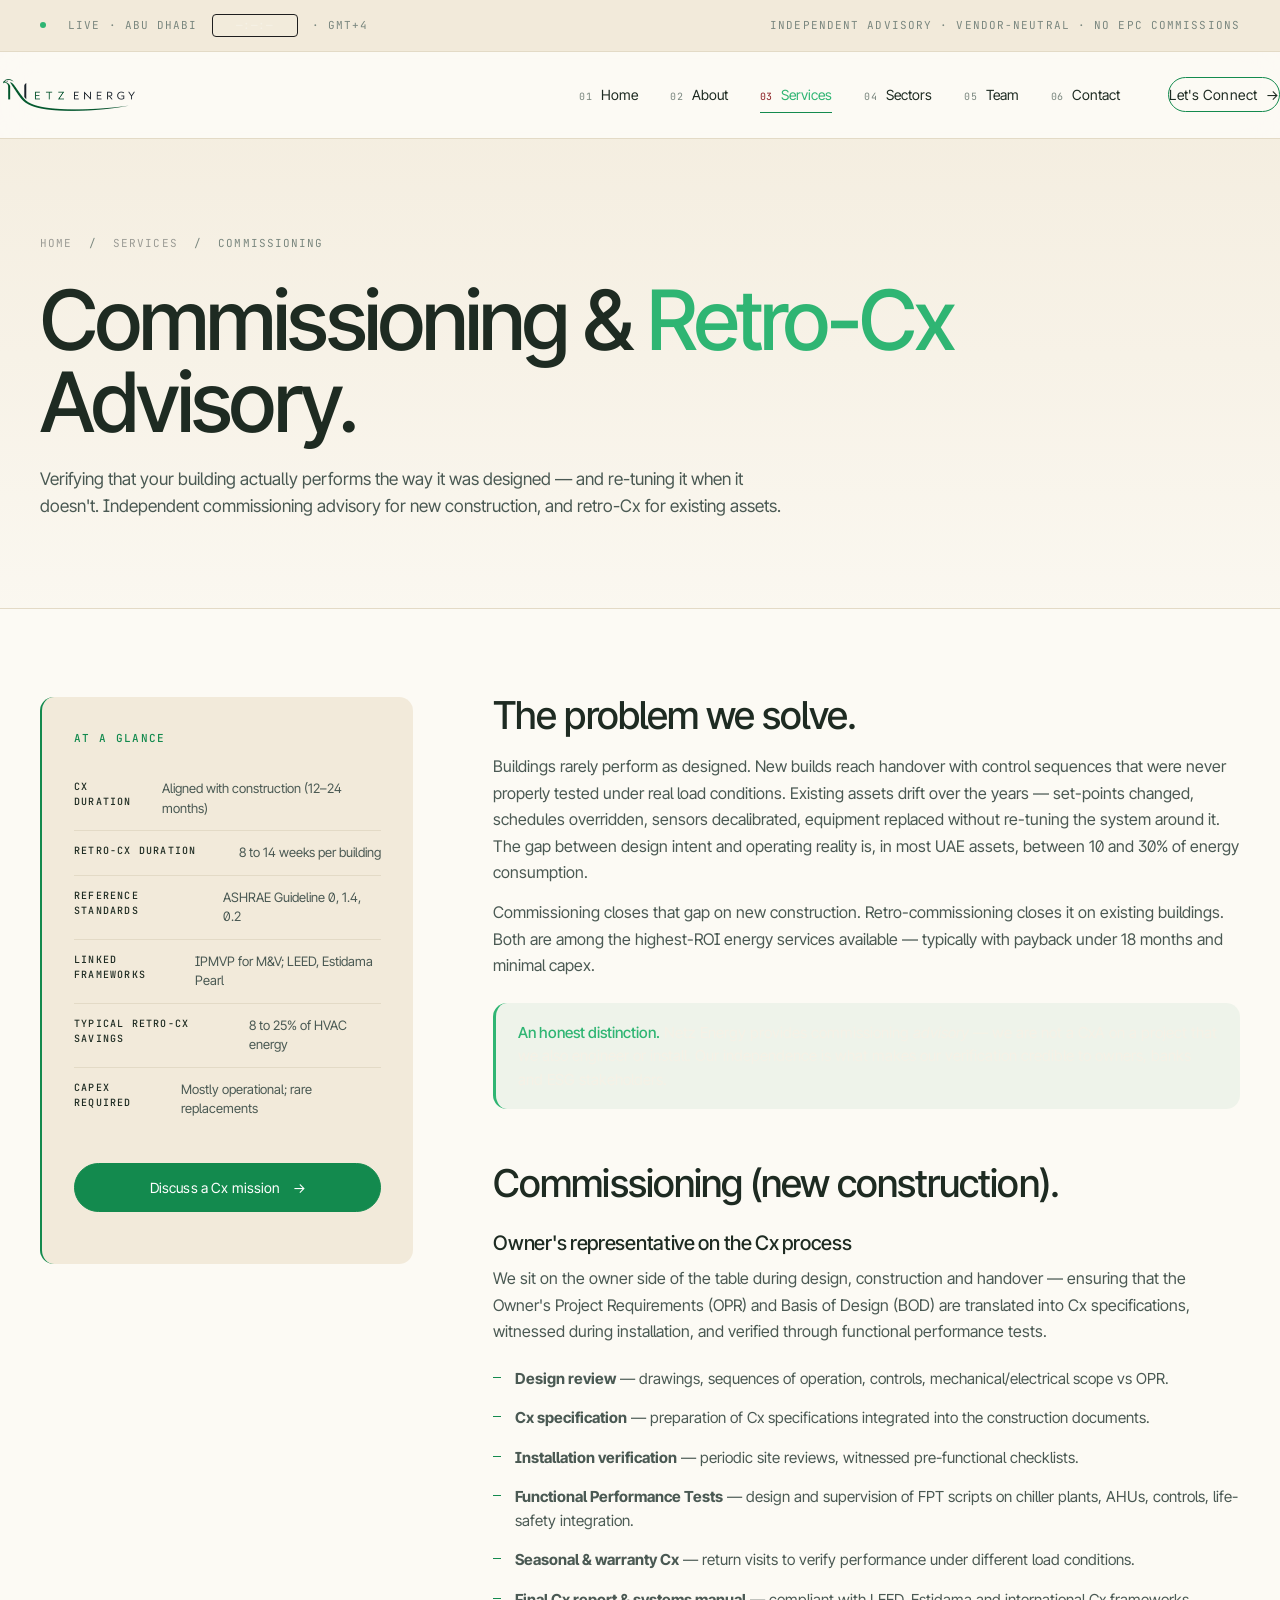
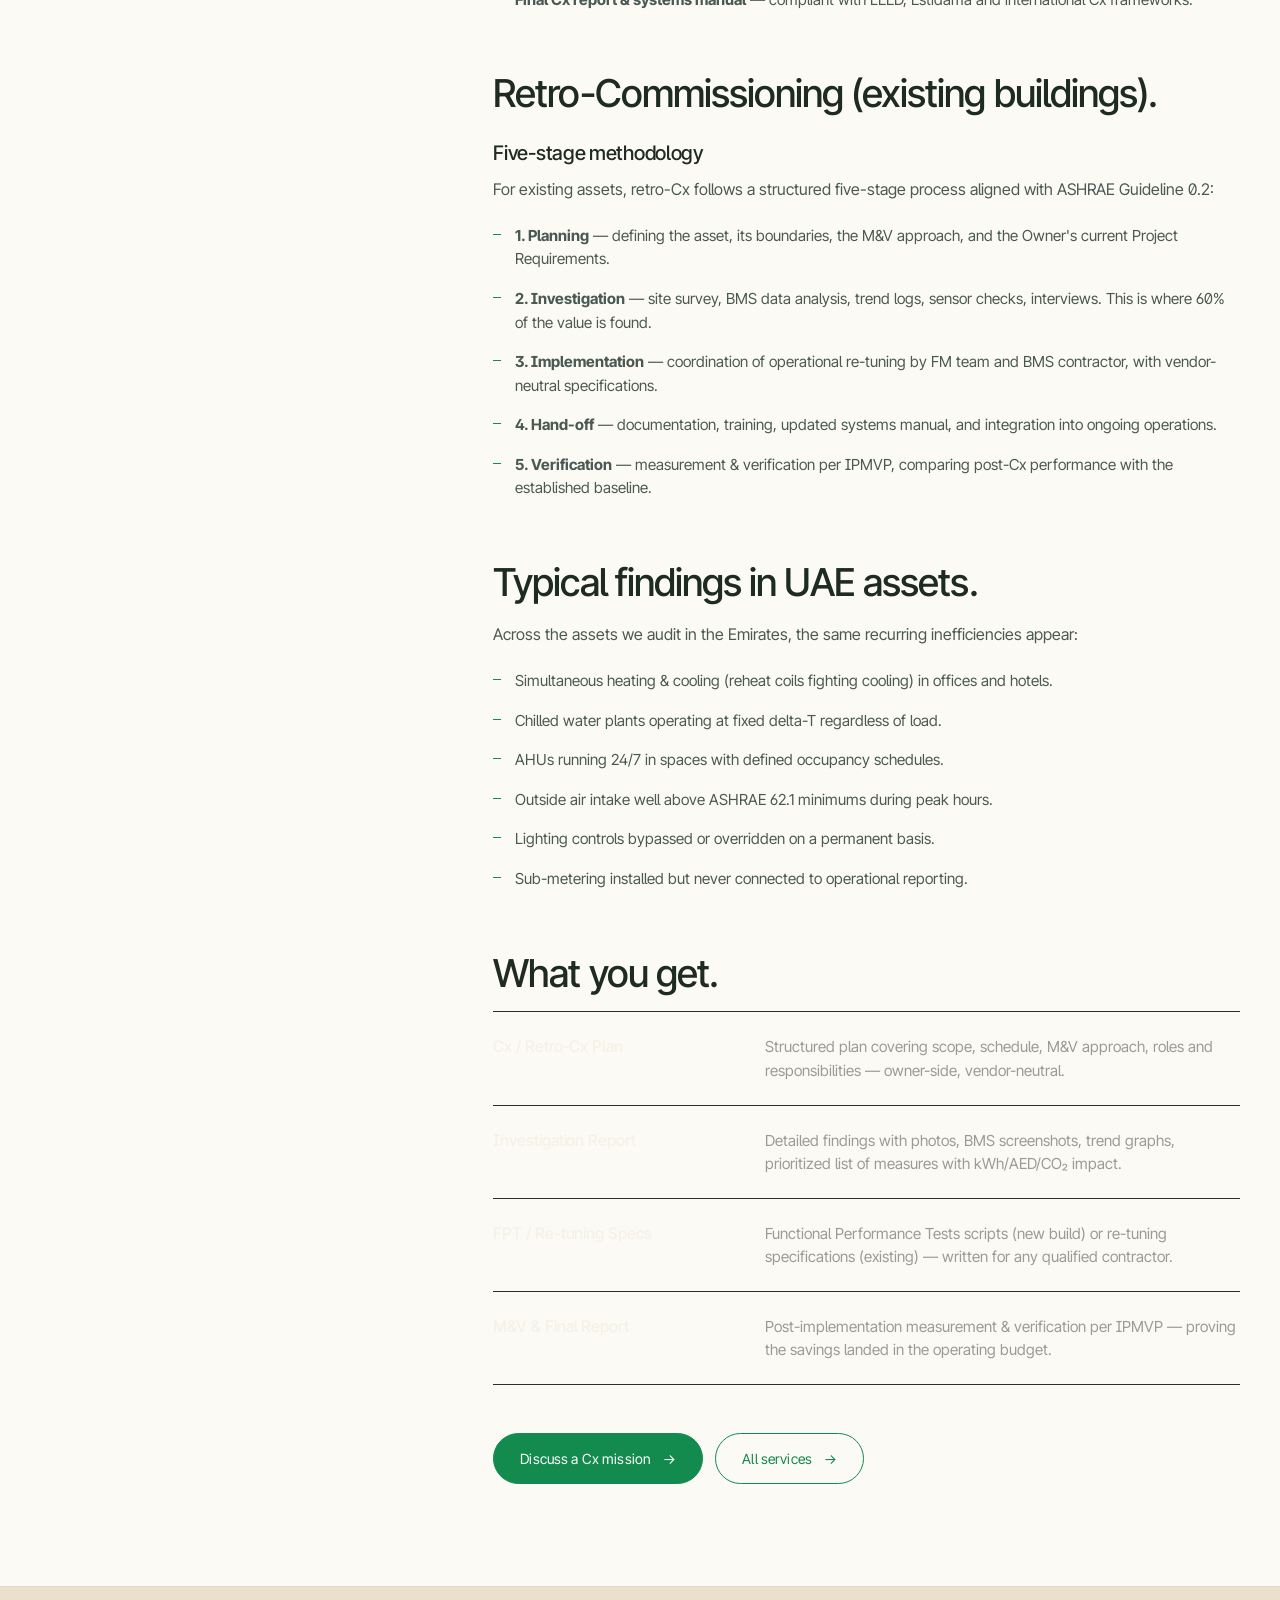
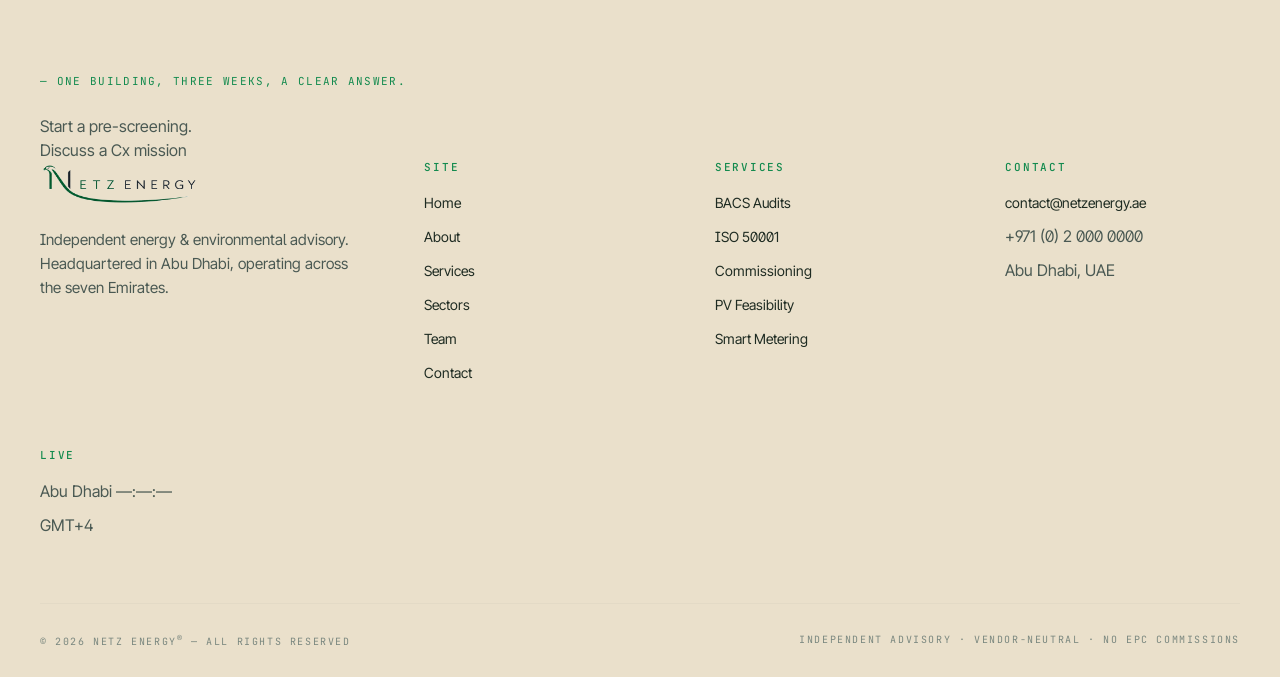
<file: services/commissioning.html>
<!DOCTYPE html>
<html lang="en">
<head>
<meta charset="UTF-8">
<meta name="viewport" content="width=device-width, initial-scale=1.0">
<title>Building Commissioning & Retro-Cx UAE | 8-25% Energy Reduction | Netz Energy</title>
<meta name="description" content="Building commissioning and retro-commissioning advisory for UAE, KSA & Gulf real estate. ASHRAE Guidelines. Typical outcome: 8-25% energy reduction, payback under 18 months.">
<meta name="keywords" content="building commissioning UAE, retro-commissioning Abu Dhabi, Cx advisory Dubai, ASHRAE commissioning Gulf, MEP commissioning Saudi Arabia">
<meta name="author" content="Netz Energy">
<meta name="robots" content="index, follow, max-image-preview:large">
<meta name="geo.region" content="AE-AZ">
<meta name="geo.placename" content="Abu Dhabi">
<meta name="language" content="English">

<link rel="canonical" href="https://site-theta-one-24.vercel.app/services/commissioning.html">

<!-- Open Graph / Facebook -->
<meta property="og:type" content="website">
<meta property="og:url" content="https://site-theta-one-24.vercel.app/services/commissioning.html">
<meta property="og:title" content="Building Commissioning & Retro-Cx UAE | 8-25% Energy Reduction | Netz Energy">
<meta property="og:description" content="Building commissioning and retro-commissioning advisory for UAE, KSA & Gulf real estate. ASHRAE Guidelines. Typical outcome: 8-25% energy reduction, payback under 18 months.">
<meta property="og:image" content="https://site-theta-one-24.vercel.app/assets/logo.png">
<meta property="og:site_name" content="Netz Energy">

<!-- Twitter -->
<meta name="twitter:card" content="summary_large_image">
<meta name="twitter:url" content="https://site-theta-one-24.vercel.app/services/commissioning.html">
<meta name="twitter:title" content="Building Commissioning & Retro-Cx UAE | 8-25% Energy Reduction | Netz Energy">
<meta name="twitter:description" content="Building commissioning and retro-commissioning advisory for UAE, KSA & Gulf real estate. ASHRAE Guidelines. Typical outcome: 8-25% energy reduction, payback under 18 months.">
<meta name="twitter:image" content="https://site-theta-one-24.vercel.app/assets/logo.png">

<!-- DNS prefetch & preconnect -->
<link rel="dns-prefetch" href="//fonts.googleapis.com">
<link rel="dns-prefetch" href="//fonts.gstatic.com">
<link rel="dns-prefetch" href="//images.unsplash.com">
<link rel="dns-prefetch" href="//videos.pexels.com">
<link rel="dns-prefetch" href="//logo.clearbit.com">

<!-- Favicon -->
<link rel="icon" type="image/png" href="../assets/logo.png">
<link rel="apple-touch-icon" href="../assets/logo.png">
<meta name="theme-color" content="#0A0A0A">

<!-- Mobile -->
<meta name="format-detection" content="telephone=yes">
<meta name="mobile-web-app-capable" content="yes">
<link rel="preconnect" href="https://fonts.googleapis.com"><link rel="preconnect" href="https://fonts.gstatic.com" crossorigin>
<link href="https://fonts.googleapis.com/css2?family=Inter+Tight:wght@300;400;500;600;700&family=JetBrains+Mono:wght@400;500&display=swap" rel="stylesheet">
<link rel="stylesheet" href="../assets/style.css">

<script type="application/ld+json">
{
  "@context": "https://schema.org",
  "@type": "ProfessionalService",
  "@id": "https://site-theta-one-24.vercel.app/#organization",
  "name": "Netz Energy",
  "alternateName": "Netz Energy Advisory",
  "url": "https://site-theta-one-24.vercel.app/",
  "logo": "https://site-theta-one-24.vercel.app/assets/logo.png",
  "image": "https://site-theta-one-24.vercel.app/assets/logo.png",
  "description": "Independent, vendor-neutral energy and environmental advisory practice for UAE, KSA and Gulf real estate.",
  "foundingDate": "2026",
  "address": {
    "@type": "PostalAddress",
    "streetAddress": "Abu Dhabi Global Market Square",
    "addressLocality": "Al Maryah Island",
    "addressRegion": "Abu Dhabi",
    "addressCountry": "AE"
  },
  "geo": {
    "@type": "GeoCoordinates",
    "latitude": "24.4995",
    "longitude": "54.3995"
  },
  "areaServed": [
    {"@type": "Country", "name": "United Arab Emirates"},
    {"@type": "Country", "name": "Saudi Arabia"},
    {"@type": "Country", "name": "Oman"},
    {"@type": "Country", "name": "Bahrain"},
    {"@type": "Country", "name": "Qatar"},
    {"@type": "Country", "name": "Kuwait"}
  ],
  "serviceType": [
    "Energy Consulting",
    "BACS Audit",
    "ISO 50001 Advisory",
    "Building Commissioning",
    "Retro-Commissioning",
    "PV Feasibility Study",
    "Smart Metering",
    "Energy Management System Deployment",
    "ESG Reporting"
  ],
  "knowsAbout": [
    "ISO 50001",
    "EN ISO 52120",
    "ASHRAE Guidelines",
    "IPMVP",
    "Estidama Pearl",
    "Mostadam",
    "DEWA",
    "ADDC",
    "AADC",
    "Building Energy Performance",
    "HVAC Optimization",
    "Photovoltaic Systems",
    "Smart Metering"
  ],
  "contactPoint": [{
    "@type": "ContactPoint",
    "contactType": "customer service",
    "email": "contact@netzenergy.ae",
    "areaServed": ["AE", "SA", "OM", "BH", "QA", "KW"],
    "availableLanguage": ["English", "French", "Arabic"]
  }]
}
</script>
<script type="application/ld+json">
{"@context":"https://schema.org","@type":"Service","serviceType":"Building Commissioning","name":"Commissioning and Retro-Commissioning Advisory","provider":{"@id":"https://site-theta-one-24.vercel.app/#organization"},"areaServed":[{"@type":"Country","name":"United Arab Emirates"},{"@type":"Country","name":"Saudi Arabia"}],"description":"8-25 percent energy reduction, payback under 18 months.","category":"Building Performance Optimization"}
</script>
<script type="application/ld+json">
{
  "@context": "https://schema.org",
  "@type": "BreadcrumbList",
  "itemListElement": [
    {"@type": "ListItem", "position": 1, "name": "Home", "item": "https://site-theta-one-24.vercel.app/"},
    {"@type": "ListItem", "position": 2, "name": "Services", "item": "https://site-theta-one-24.vercel.app/services.html"},
    {"@type": "ListItem", "position": 3, "name": "Commissioning", "item": "https://site-theta-one-24.vercel.app/services/commissioning.html"}
  ]
}
</script>
</head>
<body>

<div class="topbar"><div class="shell">
  <span><span class="live-dot"></span>Live · Abu Dhabi <span data-clock>—:—:—</span> · GMT+4</span>
  <span>Independent advisory · Vendor-neutral · No EPC commissions</span>
</div></div>

<nav class="nav"><div class="shell nav-inner">
  <a href="../index.html" class="brand" aria-label="Netz Energy"><img class="logo" src="../assets/logo.png" alt="Netz Energy"></a>
  <ul class="nav-links" id="navLinks">
    <li><a href="../index.html"><span class="num">01</span> Home</a></li>
    <li><a href="../about.html"><span class="num">02</span> About</a></li>
    <li><a href="../services.html" class="active"><span class="num">03</span> Services</a></li>
    <li><a href="../sectors.html"><span class="num">04</span> Sectors</a></li>
    <li><a href="../team.html"><span class="num">05</span> Team</a></li>
    <li><a href="../contact.html"><span class="num">06</span> Contact</a></li>
    <li><a href="../contact.html" class="nav-cta">Let's Connect</a></li>
  </ul>
  <button class="nav-toggle" aria-label="Menu" onclick="document.getElementById('navLinks').classList.toggle('open')"><span></span><span></span><span></span></button>
</div></nav>

<header class="page-head" style="background-image:url('https://images.unsplash.com/photo-1509391366360-2e959784a276?auto=format&fit=crop&w=2400&q=80');">
  <div class="shell">
    <div class="breadcrumb"><a href="../index.html">Home</a> &nbsp;/&nbsp; <a href="../services.html">Services</a> &nbsp;/&nbsp; Commissioning</div>
    <h1>Commissioning &amp; <span class="accent-gold">Retro-Cx</span> Advisory.</h1>
    <p class="lead">
      Verifying that your building actually performs the way it was designed —
      and re-tuning it when it doesn't. Independent commissioning advisory for
      new construction, and retro-Cx for existing assets.
    </p>
  </div>
</header>

<section class="section section-dark">
  <div class="shell">
    <div class="service-detail">
      <aside class="reveal">
        <h4>At a glance</h4>
        <ul>
          <li><strong>Cx duration</strong>Aligned with construction (12–24 months)</li>
          <li><strong>Retro-Cx duration</strong>8 to 14 weeks per building</li>
          <li><strong>Reference standards</strong>ASHRAE Guideline 0, 1.4, 0.2</li>
          <li><strong>Linked frameworks</strong>IPMVP for M&amp;V; LEED, Estidama Pearl</li>
          <li><strong>Typical Retro-Cx savings</strong>8 to 25% of HVAC energy</li>
          <li><strong>Capex required</strong>Mostly operational; rare replacements</li>
        </ul>
        <p style="margin-top: 32px;"><a href="../contact.html" class="btn btn-wine" style="width: 100%; justify-content: center;">Discuss a Cx mission</a></p>
      </aside>

      <main>
        <h2>The problem we solve.</h2>
        <p>Buildings rarely perform as designed. New builds reach handover with control sequences that were never properly tested under real load conditions. Existing assets drift over the years — set-points changed, schedules overridden, sensors decalibrated, equipment replaced without re-tuning the system around it. The gap between design intent and operating reality is, in most UAE assets, between 10 and 30% of energy consumption.</p>
        <p>Commissioning closes that gap on new construction. Retro-commissioning closes it on existing buildings. Both are among the highest-ROI energy services available — typically with payback under 18 months and minimal capex.</p>

        <div class="note">
          <strong>An honest distinction.</strong> Netz Energy provides commissioning <em>advisory</em> — we are not a CxA on a project that we also engineer or install. Our independence is what makes our verification credible to owners, banks and ESG stakeholders.
        </div>

        <h2>Commissioning (new construction).</h2>
        <h3>Owner's representative on the Cx process</h3>
        <p>We sit on the owner side of the table during design, construction and handover — ensuring that the Owner's Project Requirements (OPR) and Basis of Design (BOD) are translated into Cx specifications, witnessed during installation, and verified through functional performance tests.</p>
        <ul>
          <li><strong>Design review</strong> — drawings, sequences of operation, controls, mechanical/electrical scope vs OPR.</li>
          <li><strong>Cx specification</strong> — preparation of Cx specifications integrated into the construction documents.</li>
          <li><strong>Installation verification</strong> — periodic site reviews, witnessed pre-functional checklists.</li>
          <li><strong>Functional Performance Tests</strong> — design and supervision of FPT scripts on chiller plants, AHUs, controls, life-safety integration.</li>
          <li><strong>Seasonal &amp; warranty Cx</strong> — return visits to verify performance under different load conditions.</li>
          <li><strong>Final Cx report &amp; systems manual</strong> — compliant with LEED, Estidama and international Cx frameworks.</li>
        </ul>

        <h2>Retro-Commissioning (existing buildings).</h2>
        <h3>Five-stage methodology</h3>
        <p>For existing assets, retro-Cx follows a structured five-stage process aligned with ASHRAE Guideline 0.2:</p>
        <ul>
          <li><strong>1. Planning</strong> — defining the asset, its boundaries, the M&amp;V approach, and the Owner's current Project Requirements.</li>
          <li><strong>2. Investigation</strong> — site survey, BMS data analysis, trend logs, sensor checks, interviews. This is where 60% of the value is found.</li>
          <li><strong>3. Implementation</strong> — coordination of operational re-tuning by FM team and BMS contractor, with vendor-neutral specifications.</li>
          <li><strong>4. Hand-off</strong> — documentation, training, updated systems manual, and integration into ongoing operations.</li>
          <li><strong>5. Verification</strong> — measurement &amp; verification per IPMVP, comparing post-Cx performance with the established baseline.</li>
        </ul>

        <h2>Typical findings in UAE assets.</h2>
        <p>Across the assets we audit in the Emirates, the same recurring inefficiencies appear:</p>
        <ul>
          <li>Simultaneous heating &amp; cooling (reheat coils fighting cooling) in offices and hotels.</li>
          <li>Chilled water plants operating at fixed delta-T regardless of load.</li>
          <li>AHUs running 24/7 in spaces with defined occupancy schedules.</li>
          <li>Outside air intake well above ASHRAE 62.1 minimums during peak hours.</li>
          <li>Lighting controls bypassed or overridden on a permanent basis.</li>
          <li>Sub-metering installed but never connected to operational reporting.</li>
        </ul>

        <h2>What you get.</h2>
        <div class="deliverable-list">
          <div class="deliverable-row"><strong>Cx / Retro-Cx Plan</strong><span>Structured plan covering scope, schedule, M&amp;V approach, roles and responsibilities — owner-side, vendor-neutral.</span></div>
          <div class="deliverable-row"><strong>Investigation Report</strong><span>Detailed findings with photos, BMS screenshots, trend graphs, prioritized list of measures with kWh/AED/CO₂ impact.</span></div>
          <div class="deliverable-row"><strong>FPT / Re-tuning Specs</strong><span>Functional Performance Tests scripts (new build) or re-tuning specifications (existing) — written for any qualified contractor.</span></div>
          <div class="deliverable-row"><strong>M&amp;V &amp; Final Report</strong><span>Post-implementation measurement &amp; verification per IPMVP — proving the savings landed in the operating budget.</span></div>
        </div>

        <p style="margin-top: 48px;"><a href="../contact.html" class="btn btn-wine">Discuss a Cx mission</a> &nbsp; <a href="../services.html" class="btn btn-ghost">All services</a></p>
      </main>
    </div>
  </div>
</section>

<footer class="footer">
  <div class="shell">
    <div class="footer-cta-block">
      <span class="section-eyebrow">— One building, three weeks, a clear answer.</span>
      <div class="footer-cta">Start a <span class="accent">pre-screening</span>.</div>
      <a href="../contact.html" class="footer-link">Discuss a Cx mission</a>
    </div>
    <div class="footer-grid">
      <div>
        <a href="../index.html" class="brand-foot" aria-label="Netz Energy"><img class="logo" src="../assets/logo.png" alt="Netz Energy"></a>
        <p class="desc">Independent energy &amp; environmental advisory. Headquartered in Abu Dhabi, operating across the seven Emirates.</p>
      </div>
      <div><h5>Site</h5><ul>
        <li><a href="../index.html">Home</a></li><li><a href="../about.html">About</a></li>
        <li><a href="../services.html">Services</a></li><li><a href="../sectors.html">Sectors</a></li><li><a href="../team.html">Team</a></li>
        <li><a href="../contact.html">Contact</a></li>
      </ul></div>
      <div><h5>Services</h5><ul>
        <li><a href="bacs-audits.html">BACS Audits</a></li>
        <li><a href="iso-50001.html">ISO 50001</a></li>
        <li><a href="commissioning.html">Commissioning</a></li>
        <li><a href="pv-feasibility.html">PV Feasibility</a></li>
        <li><a href="smart-metering.html">Smart Metering</a></li>
      </ul></div>
      <div><h5>Contact</h5><ul>
        <li><a href="mailto:contact@netzenergy.ae">contact@netzenergy.ae</a></li>
        <li>+971 (0) 2 000 0000</li><li style="margin-top: 8px;">Abu Dhabi, UAE</li>
      </ul></div>
      <div><h5>Live</h5><ul>
        <li>Abu Dhabi <span data-clock>—:—:—</span></li><li>GMT+4</li>
      </ul></div>
    </div>
    <div class="footer-bottom">
      <span>© 2026 Netz Energy<sup>®</sup> — All rights reserved</span>
      <span>Independent advisory · Vendor-neutral · No EPC commissions</span>
    </div>
  </div>
</footer>
<script src="../assets/animations.js" defer></script>
</body>
</html>
                                                                                                                                                                                                                                                                                                                                                                                                                                                                                                                                                                                                                                                                                                                                                                                                                                                                                                                                                                                                                                                                                                                                                                                                                                                                                                                                                                                                                                                                                                                                                                                                                                                   
</file>
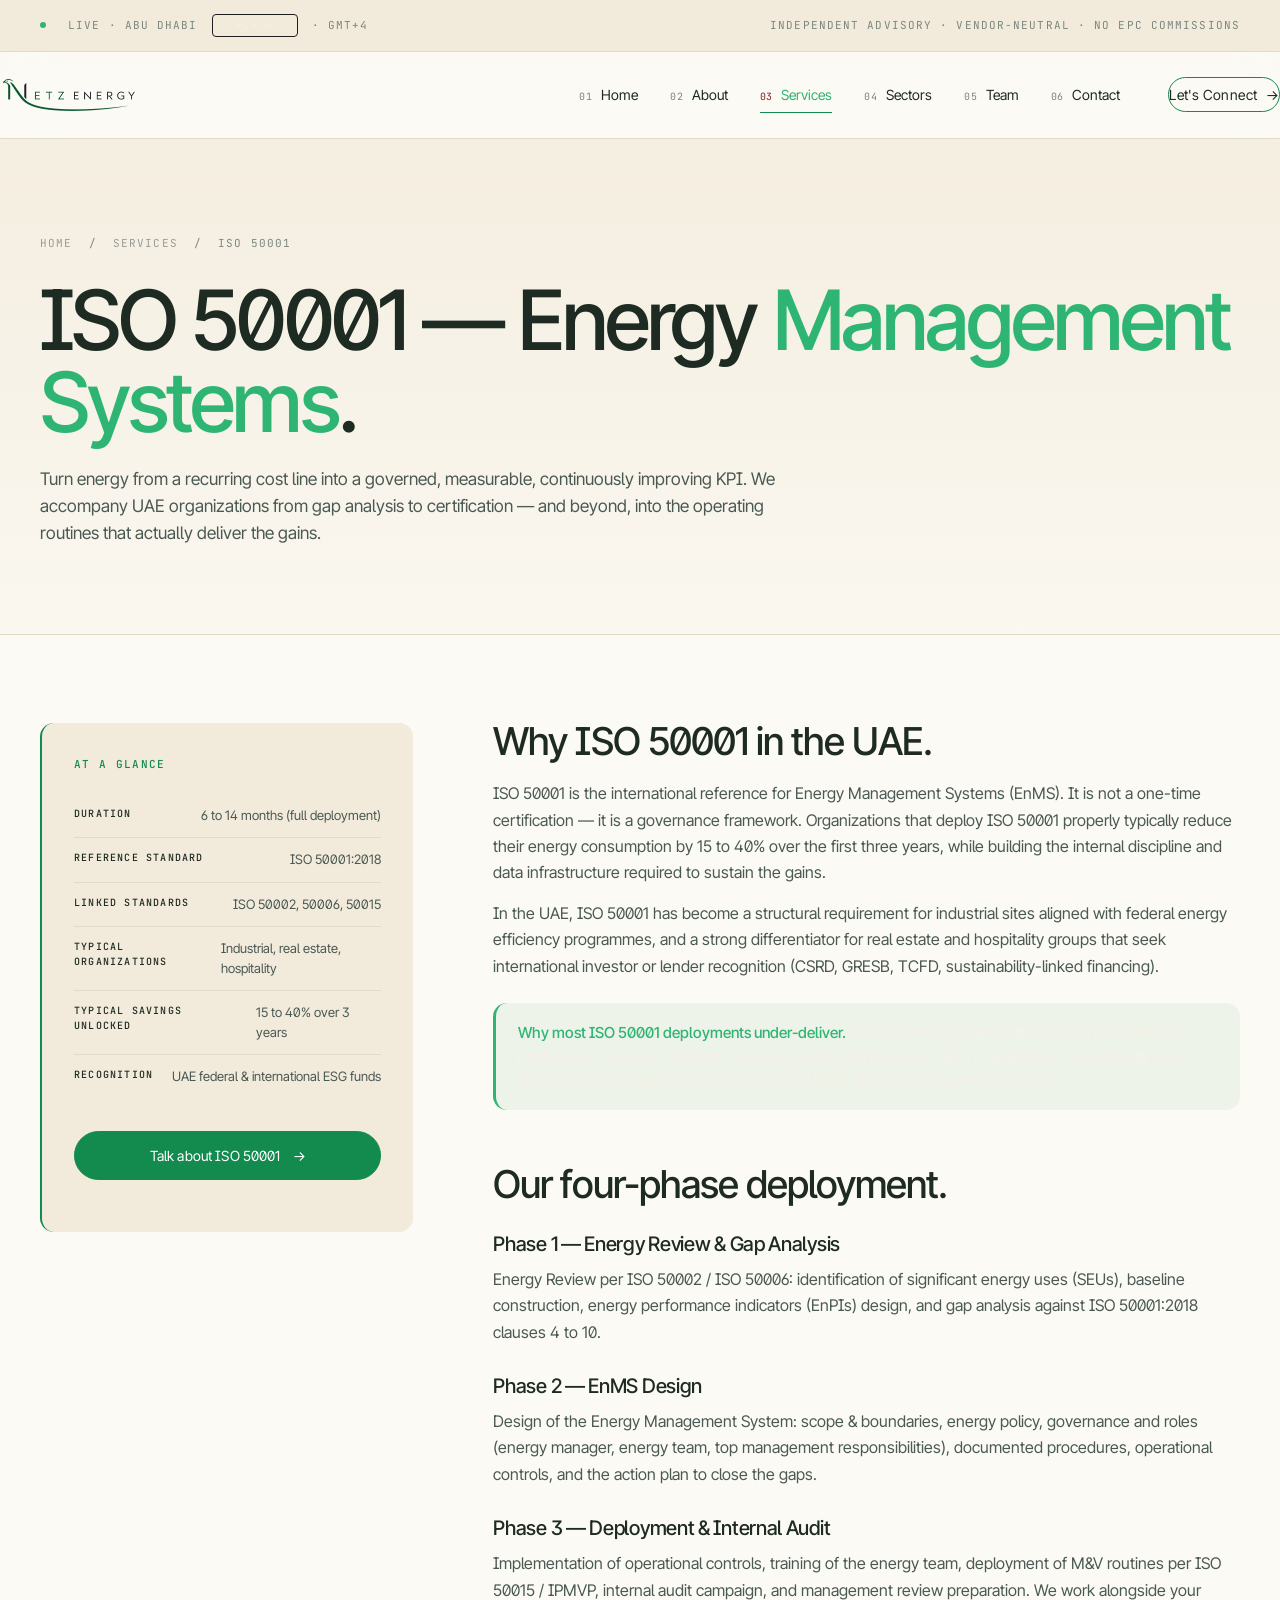
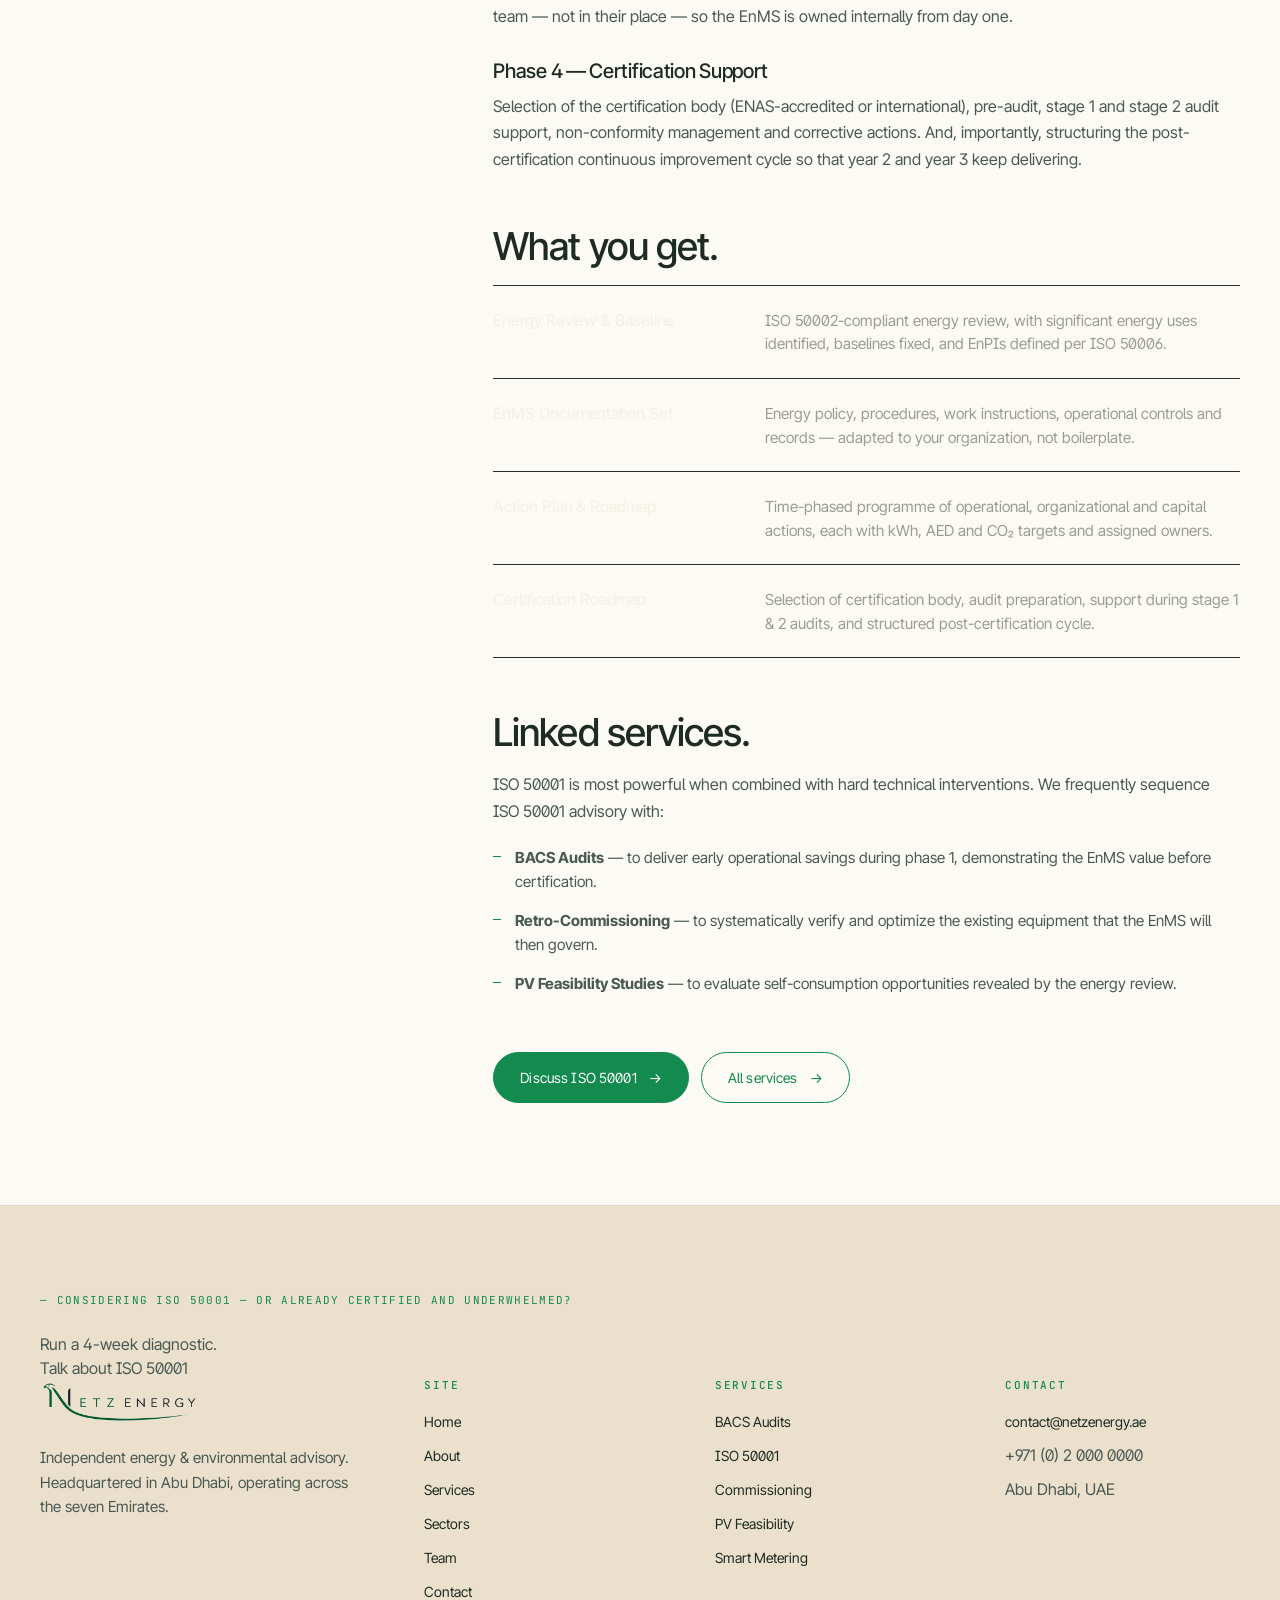
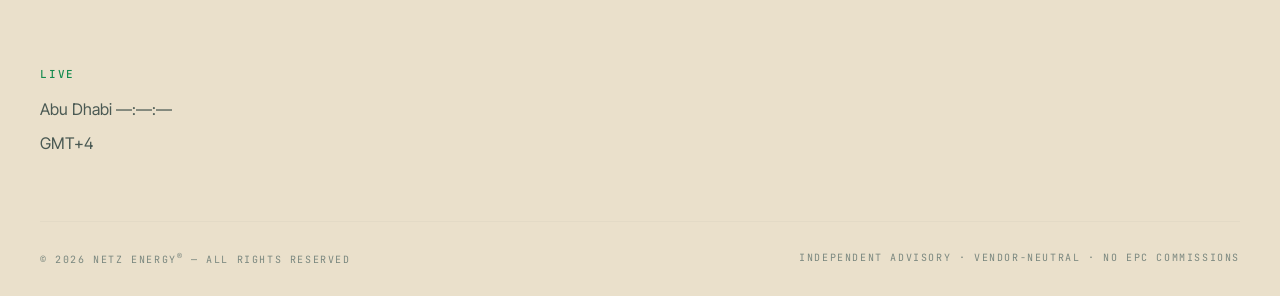
<file: services/iso-50001.html>
<!DOCTYPE html>
<html lang="en">
<head>
<meta charset="UTF-8">
<meta name="viewport" content="width=device-width, initial-scale=1.0">
<title>ISO 50001 Consultant UAE | EnMS Deployment & Certification | Netz Energy</title>
<meta name="description" content="ISO 50001 energy management system advisory and deployment in UAE, KSA, Oman. 15-40% energy reduction over 3 years. Lender-recognized, ESG-compliant.">
<meta name="keywords" content="ISO 50001 UAE, ISO 50001 consultant Abu Dhabi, EnMS UAE, energy management system Dubai, ISO 50001 certification Gulf, ISO 50001 Saudi Arabia">
<meta name="author" content="Netz Energy">
<meta name="robots" content="index, follow, max-image-preview:large">
<meta name="geo.region" content="AE-AZ">
<meta name="geo.placename" content="Abu Dhabi">
<meta name="language" content="English">

<link rel="canonical" href="https://site-theta-one-24.vercel.app/services/iso-50001.html">

<!-- Open Graph / Facebook -->
<meta property="og:type" content="website">
<meta property="og:url" content="https://site-theta-one-24.vercel.app/services/iso-50001.html">
<meta property="og:title" content="ISO 50001 Consultant UAE | EnMS Deployment & Certification | Netz Energy">
<meta property="og:description" content="ISO 50001 energy management system advisory and deployment in UAE, KSA, Oman. 15-40% energy reduction over 3 years. Lender-recognized, ESG-compliant.">
<meta property="og:image" content="https://site-theta-one-24.vercel.app/assets/logo.png">
<meta property="og:site_name" content="Netz Energy">

<!-- Twitter -->
<meta name="twitter:card" content="summary_large_image">
<meta name="twitter:url" content="https://site-theta-one-24.vercel.app/services/iso-50001.html">
<meta name="twitter:title" content="ISO 50001 Consultant UAE | EnMS Deployment & Certification | Netz Energy">
<meta name="twitter:description" content="ISO 50001 energy management system advisory and deployment in UAE, KSA, Oman. 15-40% energy reduction over 3 years. Lender-recognized, ESG-compliant.">
<meta name="twitter:image" content="https://site-theta-one-24.vercel.app/assets/logo.png">

<!-- DNS prefetch & preconnect -->
<link rel="dns-prefetch" href="//fonts.googleapis.com">
<link rel="dns-prefetch" href="//fonts.gstatic.com">
<link rel="dns-prefetch" href="//images.unsplash.com">
<link rel="dns-prefetch" href="//videos.pexels.com">
<link rel="dns-prefetch" href="//logo.clearbit.com">

<!-- Favicon -->
<link rel="icon" type="image/png" href="../assets/logo.png">
<link rel="apple-touch-icon" href="../assets/logo.png">
<meta name="theme-color" content="#0A0A0A">

<!-- Mobile -->
<meta name="format-detection" content="telephone=yes">
<meta name="mobile-web-app-capable" content="yes">
<link rel="preconnect" href="https://fonts.googleapis.com"><link rel="preconnect" href="https://fonts.gstatic.com" crossorigin>
<link href="https://fonts.googleapis.com/css2?family=Inter+Tight:wght@300;400;500;600;700&family=JetBrains+Mono:wght@400;500&display=swap" rel="stylesheet">
<link rel="stylesheet" href="../assets/style.css">

<script type="application/ld+json">
{
  "@context": "https://schema.org",
  "@type": "ProfessionalService",
  "@id": "https://site-theta-one-24.vercel.app/#organization",
  "name": "Netz Energy",
  "alternateName": "Netz Energy Advisory",
  "url": "https://site-theta-one-24.vercel.app/",
  "logo": "https://site-theta-one-24.vercel.app/assets/logo.png",
  "image": "https://site-theta-one-24.vercel.app/assets/logo.png",
  "description": "Independent, vendor-neutral energy and environmental advisory practice for UAE, KSA and Gulf real estate.",
  "foundingDate": "2026",
  "address": {
    "@type": "PostalAddress",
    "streetAddress": "Abu Dhabi Global Market Square",
    "addressLocality": "Al Maryah Island",
    "addressRegion": "Abu Dhabi",
    "addressCountry": "AE"
  },
  "geo": {
    "@type": "GeoCoordinates",
    "latitude": "24.4995",
    "longitude": "54.3995"
  },
  "areaServed": [
    {"@type": "Country", "name": "United Arab Emirates"},
    {"@type": "Country", "name": "Saudi Arabia"},
    {"@type": "Country", "name": "Oman"},
    {"@type": "Country", "name": "Bahrain"},
    {"@type": "Country", "name": "Qatar"},
    {"@type": "Country", "name": "Kuwait"}
  ],
  "serviceType": [
    "Energy Consulting",
    "BACS Audit",
    "ISO 50001 Advisory",
    "Building Commissioning",
    "Retro-Commissioning",
    "PV Feasibility Study",
    "Smart Metering",
    "Energy Management System Deployment",
    "ESG Reporting"
  ],
  "knowsAbout": [
    "ISO 50001",
    "EN ISO 52120",
    "ASHRAE Guidelines",
    "IPMVP",
    "Estidama Pearl",
    "Mostadam",
    "DEWA",
    "ADDC",
    "AADC",
    "Building Energy Performance",
    "HVAC Optimization",
    "Photovoltaic Systems",
    "Smart Metering"
  ],
  "contactPoint": [{
    "@type": "ContactPoint",
    "contactType": "customer service",
    "email": "contact@netzenergy.ae",
    "areaServed": ["AE", "SA", "OM", "BH", "QA", "KW"],
    "availableLanguage": ["English", "French", "Arabic"]
  }]
}
</script>
<script type="application/ld+json">
{"@context":"https://schema.org","@type":"Service","serviceType":"ISO 50001 Energy Management System","name":"ISO 50001 Advisory and Deployment","provider":{"@id":"https://site-theta-one-24.vercel.app/#organization"},"areaServed":[{"@type":"Country","name":"United Arab Emirates"},{"@type":"Country","name":"Saudi Arabia"}],"description":"Full ISO 50001 energy management system deployment. 15-40 percent energy reduction over 3 years.","category":"Energy Management Certification"}
</script>
<script type="application/ld+json">
{
  "@context": "https://schema.org",
  "@type": "BreadcrumbList",
  "itemListElement": [
    {"@type": "ListItem", "position": 1, "name": "Home", "item": "https://site-theta-one-24.vercel.app/"},
    {"@type": "ListItem", "position": 2, "name": "Services", "item": "https://site-theta-one-24.vercel.app/services.html"},
    {"@type": "ListItem", "position": 3, "name": "ISO 50001", "item": "https://site-theta-one-24.vercel.app/services/iso-50001.html"}
  ]
}
</script>
</head>
<body>

<div class="topbar"><div class="shell">
  <span><span class="live-dot"></span>Live · Abu Dhabi <span data-clock>—:—:—</span> · GMT+4</span>
  <span>Independent advisory · Vendor-neutral · No EPC commissions</span>
</div></div>

<nav class="nav"><div class="shell nav-inner">
  <a href="../index.html" class="brand" aria-label="Netz Energy"><img class="logo" src="../assets/logo.png" alt="Netz Energy"></a>
  <ul class="nav-links" id="navLinks">
    <li><a href="../index.html"><span class="num">01</span> Home</a></li>
    <li><a href="../about.html"><span class="num">02</span> About</a></li>
    <li><a href="../services.html" class="active"><span class="num">03</span> Services</a></li>
    <li><a href="../sectors.html"><span class="num">04</span> Sectors</a></li>
    <li><a href="../team.html"><span class="num">05</span> Team</a></li>
    <li><a href="../contact.html"><span class="num">06</span> Contact</a></li>
    <li><a href="../contact.html" class="nav-cta">Let's Connect</a></li>
  </ul>
  <button class="nav-toggle" aria-label="Menu" onclick="document.getElementById('navLinks').classList.toggle('open')"><span></span><span></span><span></span></button>
</div></nav>

<header class="page-head" style="background-image:url('https://images.unsplash.com/photo-1582407947304-fd86f028f716?auto=format&fit=crop&w=2400&q=80');">
  <div class="shell">
    <div class="breadcrumb"><a href="../index.html">Home</a> &nbsp;/&nbsp; <a href="../services.html">Services</a> &nbsp;/&nbsp; ISO 50001</div>
    <h1>ISO 50001 — Energy <span class="accent-gold">Management Systems</span>.</h1>
    <p class="lead">
      Turn energy from a recurring cost line into a governed, measurable, continuously
      improving KPI. We accompany UAE organizations from gap analysis to certification —
      and beyond, into the operating routines that actually deliver the gains.
    </p>
  </div>
</header>

<section class="section section-dark">
  <div class="shell">
    <div class="service-detail">
      <aside class="reveal">
        <h4>At a glance</h4>
        <ul>
          <li><strong>Duration</strong>6 to 14 months (full deployment)</li>
          <li><strong>Reference standard</strong>ISO 50001:2018</li>
          <li><strong>Linked standards</strong>ISO 50002, 50006, 50015</li>
          <li><strong>Typical organizations</strong>Industrial, real estate, hospitality</li>
          <li><strong>Typical savings unlocked</strong>15 to 40% over 3 years</li>
          <li><strong>Recognition</strong>UAE federal &amp; international ESG funds</li>
        </ul>
        <p style="margin-top: 32px;"><a href="../contact.html" class="btn btn-wine" style="width: 100%; justify-content: center;">Talk about ISO 50001</a></p>
      </aside>

      <main>
        <h2>Why ISO 50001 in the UAE.</h2>
        <p>ISO 50001 is the international reference for Energy Management Systems (EnMS). It is not a one-time certification — it is a governance framework. Organizations that deploy ISO 50001 properly typically reduce their energy consumption by 15 to 40% over the first three years, while building the internal discipline and data infrastructure required to sustain the gains.</p>
        <p>In the UAE, ISO 50001 has become a structural requirement for industrial sites aligned with federal energy efficiency programmes, and a strong differentiator for real estate and hospitality groups that seek international investor or lender recognition (CSRD, GRESB, TCFD, sustainability-linked financing).</p>

        <div class="note">
          <strong>Why most ISO 50001 deployments under-deliver.</strong> An ISO 50001 system built only for the certificate produces a binder, not savings. We design EnMS architectures that the operations team actually uses — anchored in real data flows, real meters, real KPIs, and real management routines.
        </div>

        <h2>Our four-phase deployment.</h2>
        <h3>Phase 1 — Energy Review &amp; Gap Analysis</h3>
        <p>Energy Review per ISO 50002 / ISO 50006: identification of significant energy uses (SEUs), baseline construction, energy performance indicators (EnPIs) design, and gap analysis against ISO 50001:2018 clauses 4 to 10.</p>
        <h3>Phase 2 — EnMS Design</h3>
        <p>Design of the Energy Management System: scope &amp; boundaries, energy policy, governance and roles (energy manager, energy team, top management responsibilities), documented procedures, operational controls, and the action plan to close the gaps.</p>
        <h3>Phase 3 — Deployment &amp; Internal Audit</h3>
        <p>Implementation of operational controls, training of the energy team, deployment of M&amp;V routines per ISO 50015 / IPMVP, internal audit campaign, and management review preparation. We work alongside your team — not in their place — so the EnMS is owned internally from day one.</p>
        <h3>Phase 4 — Certification Support</h3>
        <p>Selection of the certification body (ENAS-accredited or international), pre-audit, stage 1 and stage 2 audit support, non-conformity management and corrective actions. And, importantly, structuring the post-certification continuous improvement cycle so that year 2 and year 3 keep delivering.</p>

        <h2>What you get.</h2>
        <div class="deliverable-list">
          <div class="deliverable-row"><strong>Energy Review &amp; Baseline</strong><span>ISO 50002-compliant energy review, with significant energy uses identified, baselines fixed, and EnPIs defined per ISO 50006.</span></div>
          <div class="deliverable-row"><strong>EnMS Documentation Set</strong><span>Energy policy, procedures, work instructions, operational controls and records — adapted to your organization, not boilerplate.</span></div>
          <div class="deliverable-row"><strong>Action Plan &amp; Roadmap</strong><span>Time-phased programme of operational, organizational and capital actions, each with kWh, AED and CO₂ targets and assigned owners.</span></div>
          <div class="deliverable-row"><strong>Certification Roadmap</strong><span>Selection of certification body, audit preparation, support during stage 1 &amp; 2 audits, and structured post-certification cycle.</span></div>
        </div>

        <h2>Linked services.</h2>
        <p>ISO 50001 is most powerful when combined with hard technical interventions. We frequently sequence ISO 50001 advisory with:</p>
        <ul>
          <li><a href="bacs-audits.html"><strong>BACS Audits</strong></a> — to deliver early operational savings during phase 1, demonstrating the EnMS value before certification.</li>
          <li><a href="commissioning.html"><strong>Retro-Commissioning</strong></a> — to systematically verify and optimize the existing equipment that the EnMS will then govern.</li>
          <li><a href="pv-feasibility.html"><strong>PV Feasibility Studies</strong></a> — to evaluate self-consumption opportunities revealed by the energy review.</li>
        </ul>

        <p style="margin-top: 48px;"><a href="../contact.html" class="btn btn-wine">Discuss ISO 50001</a> &nbsp; <a href="../services.html" class="btn btn-ghost">All services</a></p>
      </main>
    </div>
  </div>
</section>

<footer class="footer">
  <div class="shell">
    <div class="footer-cta-block">
      <span class="section-eyebrow">— Considering ISO 50001 — or already certified and underwhelmed?</span>
      <div class="footer-cta">Run a <span class="accent">4-week diagnostic</span>.</div>
      <a href="../contact.html" class="footer-link">Talk about ISO 50001</a>
    </div>
    <div class="footer-grid">
      <div>
        <a href="../index.html" class="brand-foot" aria-label="Netz Energy"><img class="logo" src="../assets/logo.png" alt="Netz Energy"></a>
        <p class="desc">Independent energy &amp; environmental advisory. Headquartered in Abu Dhabi, operating across the seven Emirates.</p>
      </div>
      <div><h5>Site</h5><ul>
        <li><a href="../index.html">Home</a></li><li><a href="../about.html">About</a></li>
        <li><a href="../services.html">Services</a></li><li><a href="../sectors.html">Sectors</a></li><li><a href="../team.html">Team</a></li>
        <li><a href="../contact.html">Contact</a></li>
      </ul></div>
      <div><h5>Services</h5><ul>
        <li><a href="bacs-audits.html">BACS Audits</a></li>
        <li><a href="iso-50001.html">ISO 50001</a></li>
        <li><a href="commissioning.html">Commissioning</a></li>
        <li><a href="pv-feasibility.html">PV Feasibility</a></li>
        <li><a href="smart-metering.html">Smart Metering</a></li>
      </ul></div>
      <div><h5>Contact</h5><ul>
        <li><a href="mailto:contact@netzenergy.ae">contact@netzenergy.ae</a></li>
        <li>+971 (0) 2 000 0000</li><li style="margin-top: 8px;">Abu Dhabi, UAE</li>
      </ul></div>
      <div><h5>Live</h5><ul>
        <li>Abu Dhabi <span data-clock>—:—:—</span></li><li>GMT+4</li>
      </ul></div>
    </div>
    <div class="footer-bottom">
      <span>© 2026 Netz Energy<sup>®</sup> — All rights reserved</span>
      <span>Independent advisory · Vendor-neutral · No EPC commissions</span>
    </div>
  </div>
</footer>
<script src="../assets/animations.js" defer></script>
</body>
</html>
                                                                                                                                                                                                                                                                                                                                                                                                                                                                                                                                                                                                                                                                                                                                                                                                                                                                                                                                                                                                                                                                                                                                                                                                                                                                                                                                                                                                                                                                                                                                                                                                                                             
</file>
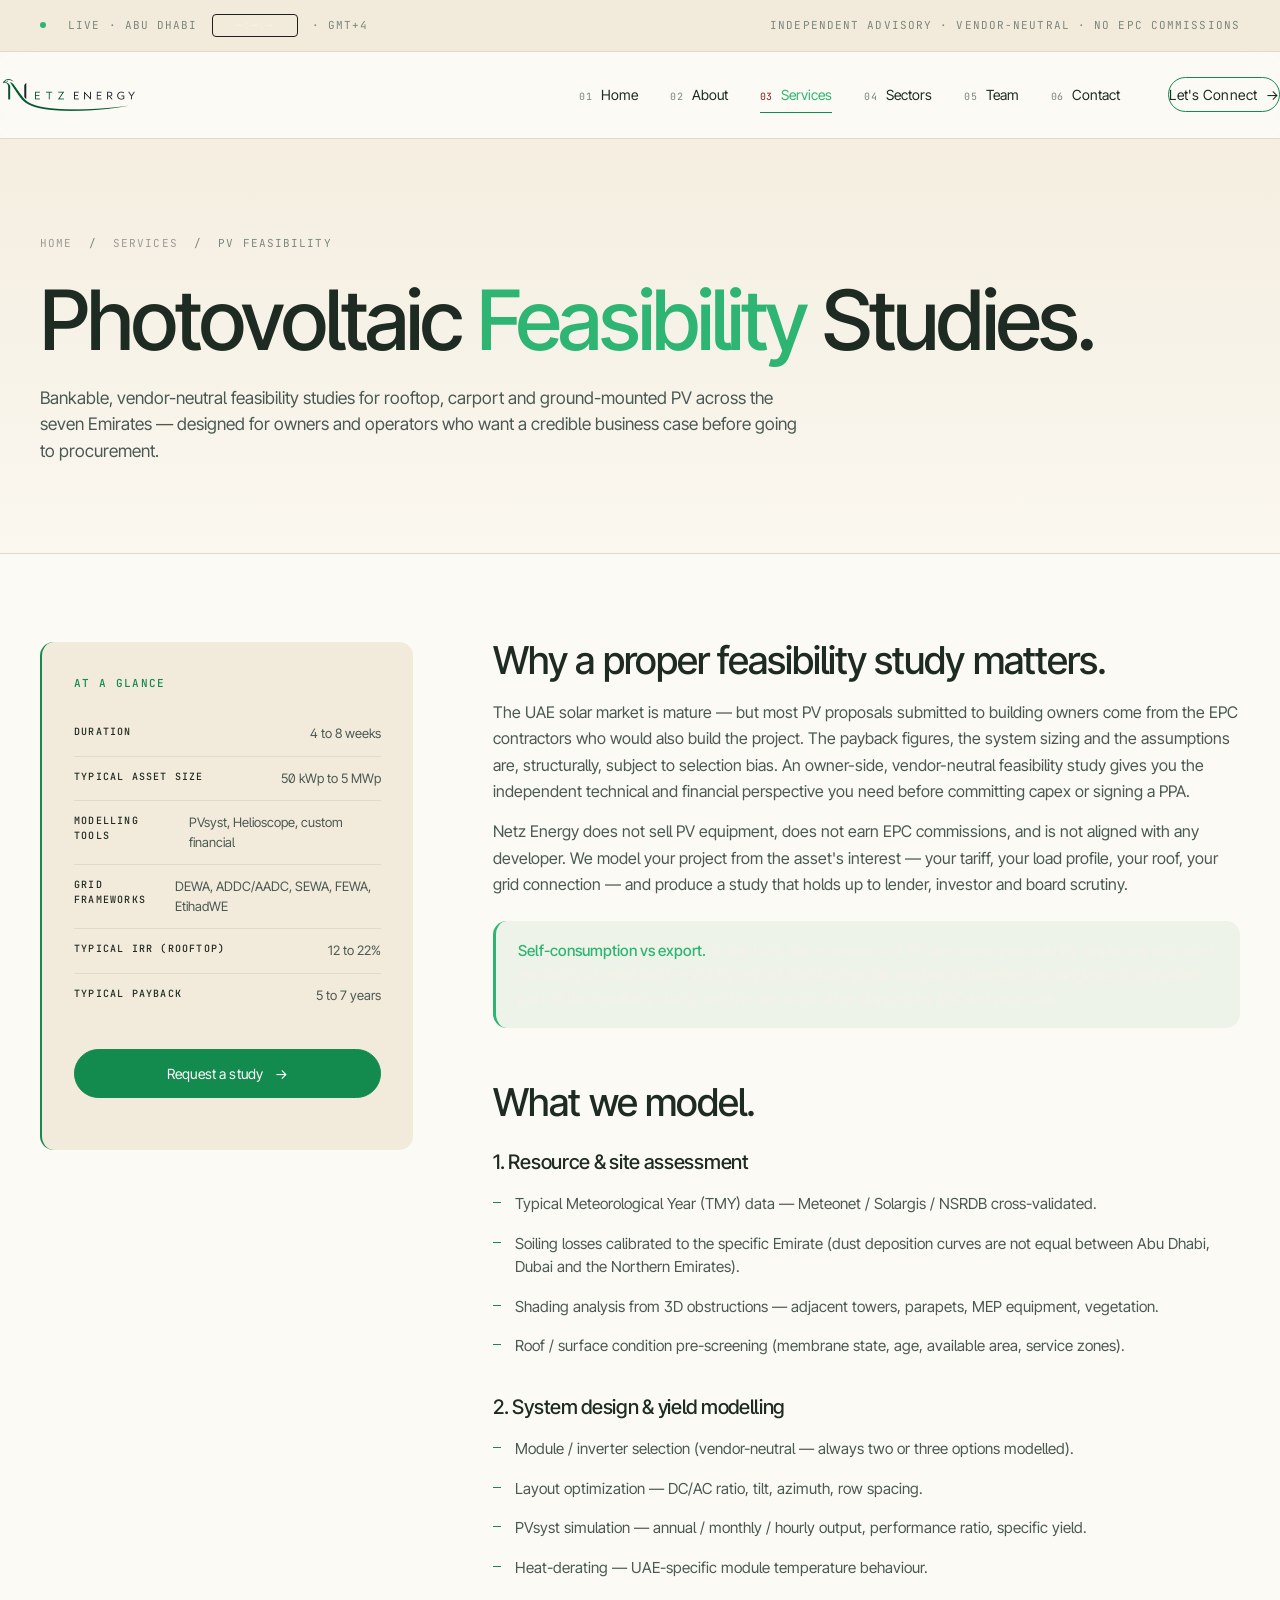
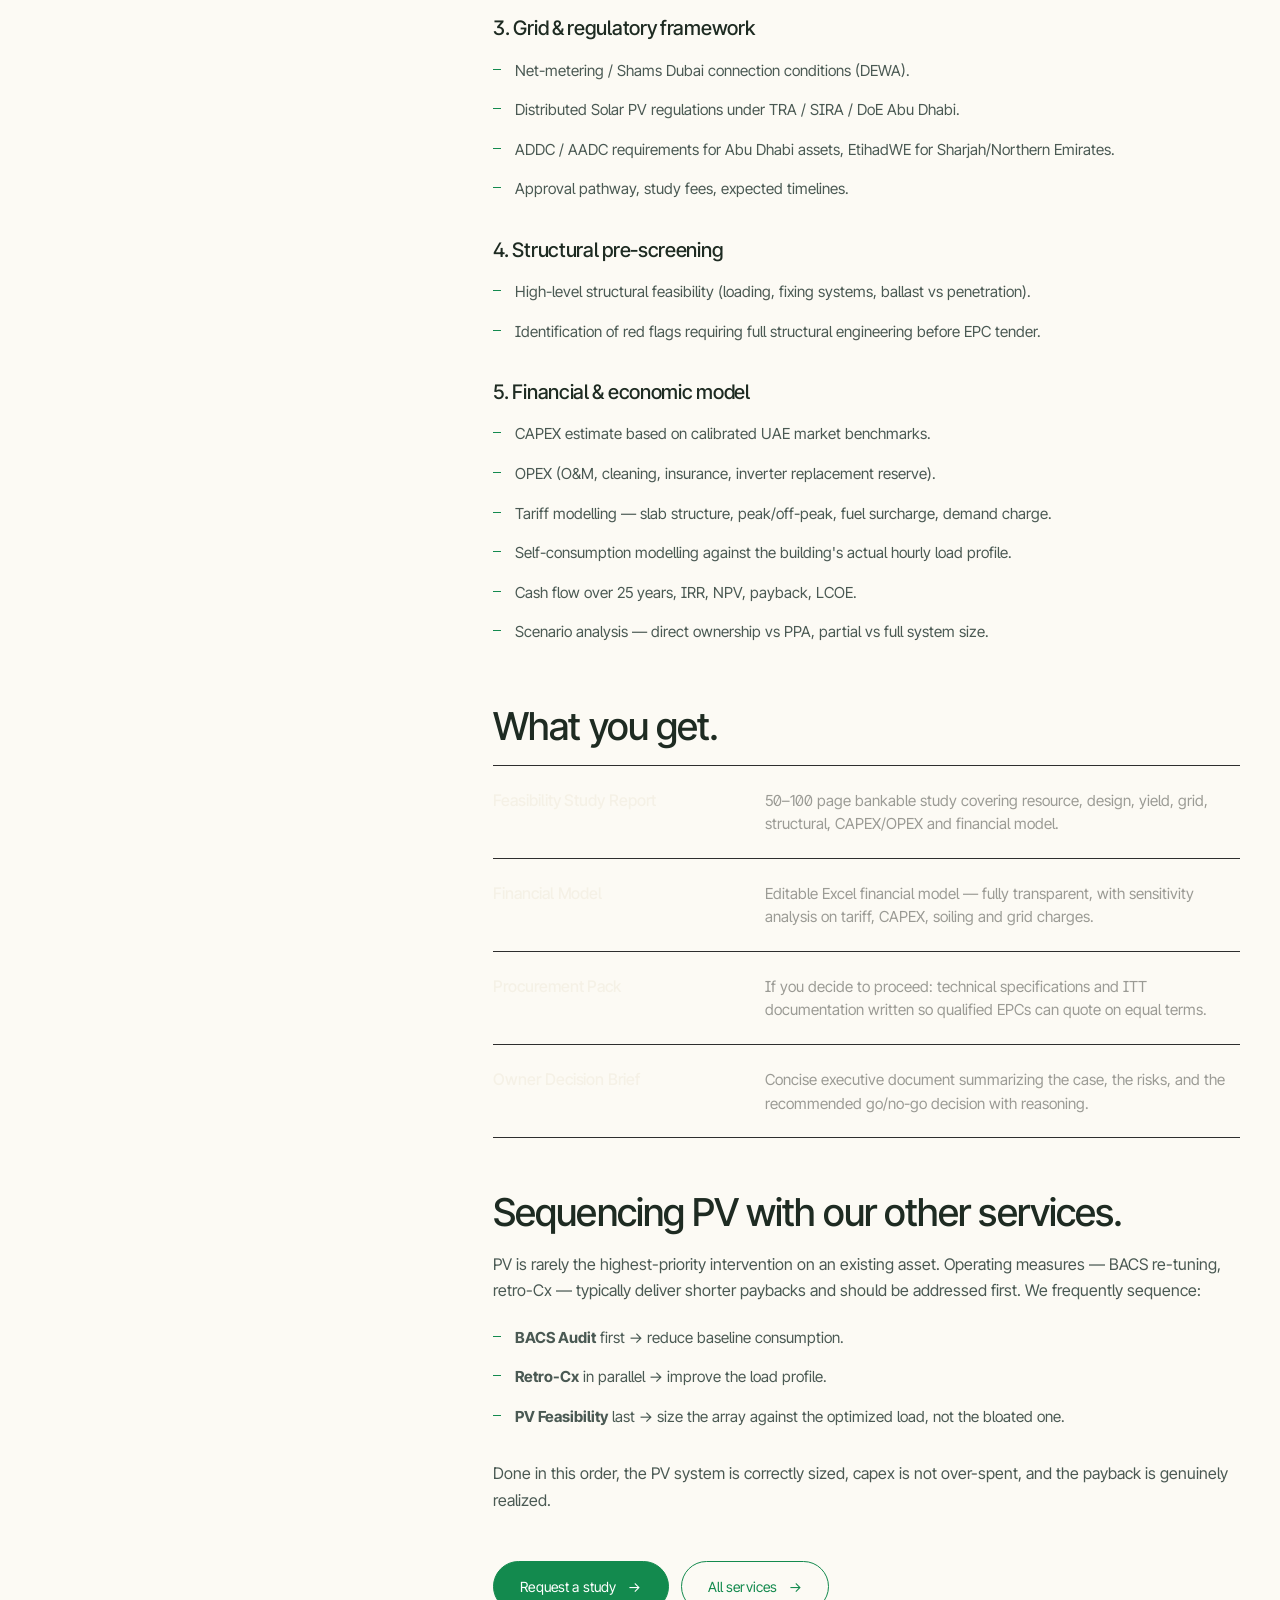
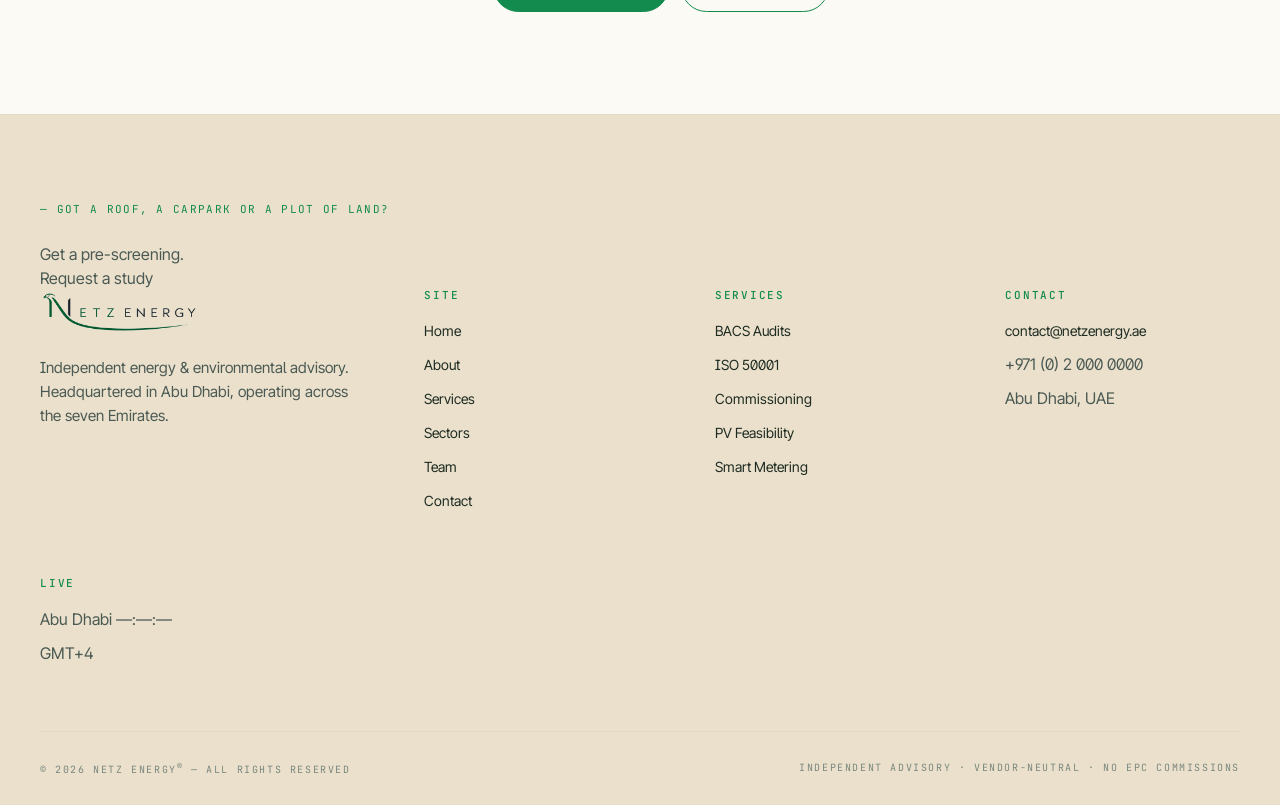
<file: services/pv-feasibility.html>
<!DOCTYPE html>
<html lang="en">
<head>
<meta charset="UTF-8">
<meta name="viewport" content="width=device-width, initial-scale=1.0">
<title>Rooftop PV Feasibility Study UAE | IRR 12-22% | Netz Energy</title>
<meta name="description" content="Bankable rooftop PV feasibility studies for UAE, KSA & Gulf rooftops. Owner-side, vendor-neutral. Typical IRR 12-22%, payback 5-7 years. DEWA, ADDC compliant.">
<meta name="keywords" content="PV feasibility study UAE, rooftop solar Abu Dhabi, solar feasibility Dubai, PV consultant Gulf, solar advisory Saudi Arabia, photovoltaic study UAE">
<meta name="author" content="Netz Energy">
<meta name="robots" content="index, follow, max-image-preview:large">
<meta name="geo.region" content="AE-AZ">
<meta name="geo.placename" content="Abu Dhabi">
<meta name="language" content="English">

<link rel="canonical" href="https://site-theta-one-24.vercel.app/services/pv-feasibility.html">

<!-- Open Graph / Facebook -->
<meta property="og:type" content="website">
<meta property="og:url" content="https://site-theta-one-24.vercel.app/services/pv-feasibility.html">
<meta property="og:title" content="Rooftop PV Feasibility Study UAE | IRR 12-22% | Netz Energy">
<meta property="og:description" content="Bankable rooftop PV feasibility studies for UAE, KSA & Gulf rooftops. Owner-side, vendor-neutral. Typical IRR 12-22%, payback 5-7 years. DEWA, ADDC compliant.">
<meta property="og:image" content="https://site-theta-one-24.vercel.app/assets/logo.png">
<meta property="og:site_name" content="Netz Energy">

<!-- Twitter -->
<meta name="twitter:card" content="summary_large_image">
<meta name="twitter:url" content="https://site-theta-one-24.vercel.app/services/pv-feasibility.html">
<meta name="twitter:title" content="Rooftop PV Feasibility Study UAE | IRR 12-22% | Netz Energy">
<meta name="twitter:description" content="Bankable rooftop PV feasibility studies for UAE, KSA & Gulf rooftops. Owner-side, vendor-neutral. Typical IRR 12-22%, payback 5-7 years. DEWA, ADDC compliant.">
<meta name="twitter:image" content="https://site-theta-one-24.vercel.app/assets/logo.png">

<!-- DNS prefetch & preconnect -->
<link rel="dns-prefetch" href="//fonts.googleapis.com">
<link rel="dns-prefetch" href="//fonts.gstatic.com">
<link rel="dns-prefetch" href="//images.unsplash.com">
<link rel="dns-prefetch" href="//videos.pexels.com">
<link rel="dns-prefetch" href="//logo.clearbit.com">

<!-- Favicon -->
<link rel="icon" type="image/png" href="../assets/logo.png">
<link rel="apple-touch-icon" href="../assets/logo.png">
<meta name="theme-color" content="#0A0A0A">

<!-- Mobile -->
<meta name="format-detection" content="telephone=yes">
<meta name="mobile-web-app-capable" content="yes">
<link rel="preconnect" href="https://fonts.googleapis.com"><link rel="preconnect" href="https://fonts.gstatic.com" crossorigin>
<link href="https://fonts.googleapis.com/css2?family=Inter+Tight:wght@300;400;500;600;700&family=JetBrains+Mono:wght@400;500&display=swap" rel="stylesheet">
<link rel="stylesheet" href="../assets/style.css">

<script type="application/ld+json">
{
  "@context": "https://schema.org",
  "@type": "ProfessionalService",
  "@id": "https://site-theta-one-24.vercel.app/#organization",
  "name": "Netz Energy",
  "alternateName": "Netz Energy Advisory",
  "url": "https://site-theta-one-24.vercel.app/",
  "logo": "https://site-theta-one-24.vercel.app/assets/logo.png",
  "image": "https://site-theta-one-24.vercel.app/assets/logo.png",
  "description": "Independent, vendor-neutral energy and environmental advisory practice for UAE, KSA and Gulf real estate.",
  "foundingDate": "2026",
  "address": {
    "@type": "PostalAddress",
    "streetAddress": "Abu Dhabi Global Market Square",
    "addressLocality": "Al Maryah Island",
    "addressRegion": "Abu Dhabi",
    "addressCountry": "AE"
  },
  "geo": {
    "@type": "GeoCoordinates",
    "latitude": "24.4995",
    "longitude": "54.3995"
  },
  "areaServed": [
    {"@type": "Country", "name": "United Arab Emirates"},
    {"@type": "Country", "name": "Saudi Arabia"},
    {"@type": "Country", "name": "Oman"},
    {"@type": "Country", "name": "Bahrain"},
    {"@type": "Country", "name": "Qatar"},
    {"@type": "Country", "name": "Kuwait"}
  ],
  "serviceType": [
    "Energy Consulting",
    "BACS Audit",
    "ISO 50001 Advisory",
    "Building Commissioning",
    "Retro-Commissioning",
    "PV Feasibility Study",
    "Smart Metering",
    "Energy Management System Deployment",
    "ESG Reporting"
  ],
  "knowsAbout": [
    "ISO 50001",
    "EN ISO 52120",
    "ASHRAE Guidelines",
    "IPMVP",
    "Estidama Pearl",
    "Mostadam",
    "DEWA",
    "ADDC",
    "AADC",
    "Building Energy Performance",
    "HVAC Optimization",
    "Photovoltaic Systems",
    "Smart Metering"
  ],
  "contactPoint": [{
    "@type": "ContactPoint",
    "contactType": "customer service",
    "email": "contact@netzenergy.ae",
    "areaServed": ["AE", "SA", "OM", "BH", "QA", "KW"],
    "availableLanguage": ["English", "French", "Arabic"]
  }]
}
</script>
<script type="application/ld+json">
{"@context":"https://schema.org","@type":"Service","serviceType":"PV Feasibility Study","name":"Rooftop PV Feasibility Studies","provider":{"@id":"https://site-theta-one-24.vercel.app/#organization"},"areaServed":[{"@type":"Country","name":"United Arab Emirates"},{"@type":"Country","name":"Saudi Arabia"}],"description":"Bankable PV feasibility studies. Typical UAE rooftop IRR 12-22 percent, payback 5-7 years.","category":"Renewable Energy Advisory"}
</script>
<script type="application/ld+json">
{
  "@context": "https://schema.org",
  "@type": "BreadcrumbList",
  "itemListElement": [
    {"@type": "ListItem", "position": 1, "name": "Home", "item": "https://site-theta-one-24.vercel.app/"},
    {"@type": "ListItem", "position": 2, "name": "Services", "item": "https://site-theta-one-24.vercel.app/services.html"},
    {"@type": "ListItem", "position": 3, "name": "PV Feasibility", "item": "https://site-theta-one-24.vercel.app/services/pv-feasibility.html"}
  ]
}
</script>
</head>
<body>

<div class="topbar"><div class="shell">
  <span><span class="live-dot"></span>Live · Abu Dhabi <span data-clock>—:—:—</span> · GMT+4</span>
  <span>Independent advisory · Vendor-neutral · No EPC commissions</span>
</div></div>

<nav class="nav"><div class="shell nav-inner">
  <a href="../index.html" class="brand" aria-label="Netz Energy"><img class="logo" src="../assets/logo.png" alt="Netz Energy"></a>
  <ul class="nav-links" id="navLinks">
    <li><a href="../index.html"><span class="num">01</span> Home</a></li>
    <li><a href="../about.html"><span class="num">02</span> About</a></li>
    <li><a href="../services.html" class="active"><span class="num">03</span> Services</a></li>
    <li><a href="../sectors.html"><span class="num">04</span> Sectors</a></li>
    <li><a href="../team.html"><span class="num">05</span> Team</a></li>
    <li><a href="../contact.html"><span class="num">06</span> Contact</a></li>
    <li><a href="../contact.html" class="nav-cta">Let's Connect</a></li>
  </ul>
  <button class="nav-toggle" aria-label="Menu" onclick="document.getElementById('navLinks').classList.toggle('open')"><span></span><span></span><span></span></button>
</div></nav>

<header class="page-head" style="background-image:url('https://images.unsplash.com/photo-1494522855154-9297ac14b55f?auto=format&fit=crop&w=2400&q=80');">
  <div class="shell">
    <div class="breadcrumb"><a href="../index.html">Home</a> &nbsp;/&nbsp; <a href="../services.html">Services</a> &nbsp;/&nbsp; PV Feasibility</div>
    <h1>Photovoltaic <span class="accent-gold">Feasibility</span> Studies.</h1>
    <p class="lead">
      Bankable, vendor-neutral feasibility studies for rooftop, carport and
      ground-mounted PV across the seven Emirates — designed for owners and
      operators who want a credible business case before going to procurement.
    </p>
  </div>
</header>

<section class="section section-dark">
  <div class="shell">
    <div class="service-detail">
      <aside class="reveal">
        <h4>At a glance</h4>
        <ul>
          <li><strong>Duration</strong>4 to 8 weeks</li>
          <li><strong>Typical asset size</strong>50 kWp to 5 MWp</li>
          <li><strong>Modelling tools</strong>PVsyst, Helioscope, custom financial</li>
          <li><strong>Grid frameworks</strong>DEWA, ADDC/AADC, SEWA, FEWA, EtihadWE</li>
          <li><strong>Typical IRR (rooftop)</strong>12 to 22%</li>
          <li><strong>Typical payback</strong>5 to 7 years</li>
        </ul>
        <p style="margin-top: 32px;"><a href="../contact.html" class="btn btn-wine" style="width: 100%; justify-content: center;">Request a study</a></p>
      </aside>

      <main>
        <h2>Why a proper feasibility study matters.</h2>
        <p>The UAE solar market is mature — but most PV proposals submitted to building owners come from the EPC contractors who would also build the project. The payback figures, the system sizing and the assumptions are, structurally, subject to selection bias. An owner-side, vendor-neutral feasibility study gives you the independent technical and financial perspective you need before committing capex or signing a PPA.</p>
        <p>Netz Energy does not sell PV equipment, does not earn EPC commissions, and is not aligned with any developer. We model your project from the asset's interest — your tariff, your load profile, your roof, your grid connection — and produce a study that holds up to lender, investor and board scrutiny.</p>

        <div class="note">
          <strong>Self-consumption vs export.</strong> In the UAE, the economics of PV are driven primarily by displacing imported electricity at retail tariff — not by export. Our load-profile analysis is therefore the single most important part of the feasibility study, and the one most often skipped by EPC-led proposals.
        </div>

        <h2>What we model.</h2>
        <h3>1. Resource &amp; site assessment</h3>
        <ul>
          <li>Typical Meteorological Year (TMY) data — Meteonet / Solargis / NSRDB cross-validated.</li>
          <li>Soiling losses calibrated to the specific Emirate (dust deposition curves are not equal between Abu Dhabi, Dubai and the Northern Emirates).</li>
          <li>Shading analysis from 3D obstructions — adjacent towers, parapets, MEP equipment, vegetation.</li>
          <li>Roof / surface condition pre-screening (membrane state, age, available area, service zones).</li>
        </ul>
        <h3>2. System design &amp; yield modelling</h3>
        <ul>
          <li>Module / inverter selection (vendor-neutral — always two or three options modelled).</li>
          <li>Layout optimization — DC/AC ratio, tilt, azimuth, row spacing.</li>
          <li>PVsyst simulation — annual / monthly / hourly output, performance ratio, specific yield.</li>
          <li>Heat-derating — UAE-specific module temperature behaviour.</li>
        </ul>
        <h3>3. Grid &amp; regulatory framework</h3>
        <ul>
          <li>Net-metering / Shams Dubai connection conditions (DEWA).</li>
          <li>Distributed Solar PV regulations under TRA / SIRA / DoE Abu Dhabi.</li>
          <li>ADDC / AADC requirements for Abu Dhabi assets, EtihadWE for Sharjah/Northern Emirates.</li>
          <li>Approval pathway, study fees, expected timelines.</li>
        </ul>
        <h3>4. Structural pre-screening</h3>
        <ul>
          <li>High-level structural feasibility (loading, fixing systems, ballast vs penetration).</li>
          <li>Identification of red flags requiring full structural engineering before EPC tender.</li>
        </ul>
        <h3>5. Financial &amp; economic model</h3>
        <ul>
          <li>CAPEX estimate based on calibrated UAE market benchmarks.</li>
          <li>OPEX (O&amp;M, cleaning, insurance, inverter replacement reserve).</li>
          <li>Tariff modelling — slab structure, peak/off-peak, fuel surcharge, demand charge.</li>
          <li>Self-consumption modelling against the building's actual hourly load profile.</li>
          <li>Cash flow over 25 years, IRR, NPV, payback, LCOE.</li>
          <li>Scenario analysis — direct ownership vs PPA, partial vs full system size.</li>
        </ul>

        <h2>What you get.</h2>
        <div class="deliverable-list">
          <div class="deliverable-row"><strong>Feasibility Study Report</strong><span>50–100 page bankable study covering resource, design, yield, grid, structural, CAPEX/OPEX and financial model.</span></div>
          <div class="deliverable-row"><strong>Financial Model</strong><span>Editable Excel financial model — fully transparent, with sensitivity analysis on tariff, CAPEX, soiling and grid charges.</span></div>
          <div class="deliverable-row"><strong>Procurement Pack</strong><span>If you decide to proceed: technical specifications and ITT documentation written so qualified EPCs can quote on equal terms.</span></div>
          <div class="deliverable-row"><strong>Owner Decision Brief</strong><span>Concise executive document summarizing the case, the risks, and the recommended go/no-go decision with reasoning.</span></div>
        </div>

        <h2>Sequencing PV with our other services.</h2>
        <p>PV is rarely the highest-priority intervention on an existing asset. Operating measures — BACS re-tuning, retro-Cx — typically deliver shorter paybacks and should be addressed first. We frequently sequence:</p>
        <ul>
          <li><a href="bacs-audits.html"><strong>BACS Audit</strong></a> first → reduce baseline consumption.</li>
          <li><a href="commissioning.html"><strong>Retro-Cx</strong></a> in parallel → improve the load profile.</li>
          <li><strong>PV Feasibility</strong> last → size the array against the optimized load, not the bloated one.</li>
        </ul>
        <p>Done in this order, the PV system is correctly sized, capex is not over-spent, and the payback is genuinely realized.</p>

        <p style="margin-top: 48px;"><a href="../contact.html" class="btn btn-wine">Request a study</a> &nbsp; <a href="../services.html" class="btn btn-ghost">All services</a></p>
      </main>
    </div>
  </div>
</section>

<footer class="footer">
  <div class="shell">
    <div class="footer-cta-block">
      <span class="section-eyebrow">— Got a roof, a carpark or a plot of land?</span>
      <div class="footer-cta">Get a <span class="accent">pre-screening</span>.</div>
      <a href="../contact.html" class="footer-link">Request a study</a>
    </div>
    <div class="footer-grid">
      <div>
        <a href="../index.html" class="brand-foot" aria-label="Netz Energy"><img class="logo" src="../assets/logo.png" alt="Netz Energy"></a>
        <p class="desc">Independent energy &amp; environmental advisory. Headquartered in Abu Dhabi, operating across the seven Emirates.</p>
      </div>
      <div><h5>Site</h5><ul>
        <li><a href="../index.html">Home</a></li><li><a href="../about.html">About</a></li>
        <li><a href="../services.html">Services</a></li><li><a href="../sectors.html">Sectors</a></li><li><a href="../team.html">Team</a></li>
        <li><a href="../contact.html">Contact</a></li>
      </ul></div>
      <div><h5>Services</h5><ul>
        <li><a href="bacs-audits.html">BACS Audits</a></li>
        <li><a href="iso-50001.html">ISO 50001</a></li>
        <li><a href="commissioning.html">Commissioning</a></li>
        <li><a href="pv-feasibility.html">PV Feasibility</a></li>
        <li><a href="smart-metering.html">Smart Metering</a></li>
      </ul></div>
      <div><h5>Contact</h5><ul>
        <li><a href="mailto:contact@netzenergy.ae">contact@netzenergy.ae</a></li>
        <li>+971 (0) 2 000 0000</li><li style="margin-top: 8px;">Abu Dhabi, UAE</li>
      </ul></div>
      <div><h5>Live</h5><ul>
        <li>Abu Dhabi <span data-clock>—:—:—</span></li><li>GMT+4</li>
      </ul></div>
    </div>
    <div class="footer-bottom">
      <span>© 2026 Netz Energy<sup>®</sup> — All rights reserved</span>
      <span>Independent advisory · Vendor-neutral · No EPC commissions</span>
    </div>
  </div>
</footer>
<script src="../assets/animations.js" defer></script>
</body>
</html>
                                                                                                                                                                                                                                                                                                                                                                                                                                                                                                                                                                                                                                                                                                                                                                                                                                                                                                                                                                                                                                                                                                                                                                                                                                                                                                                                                                                                                                                                                                                                                                                                                             
</file>
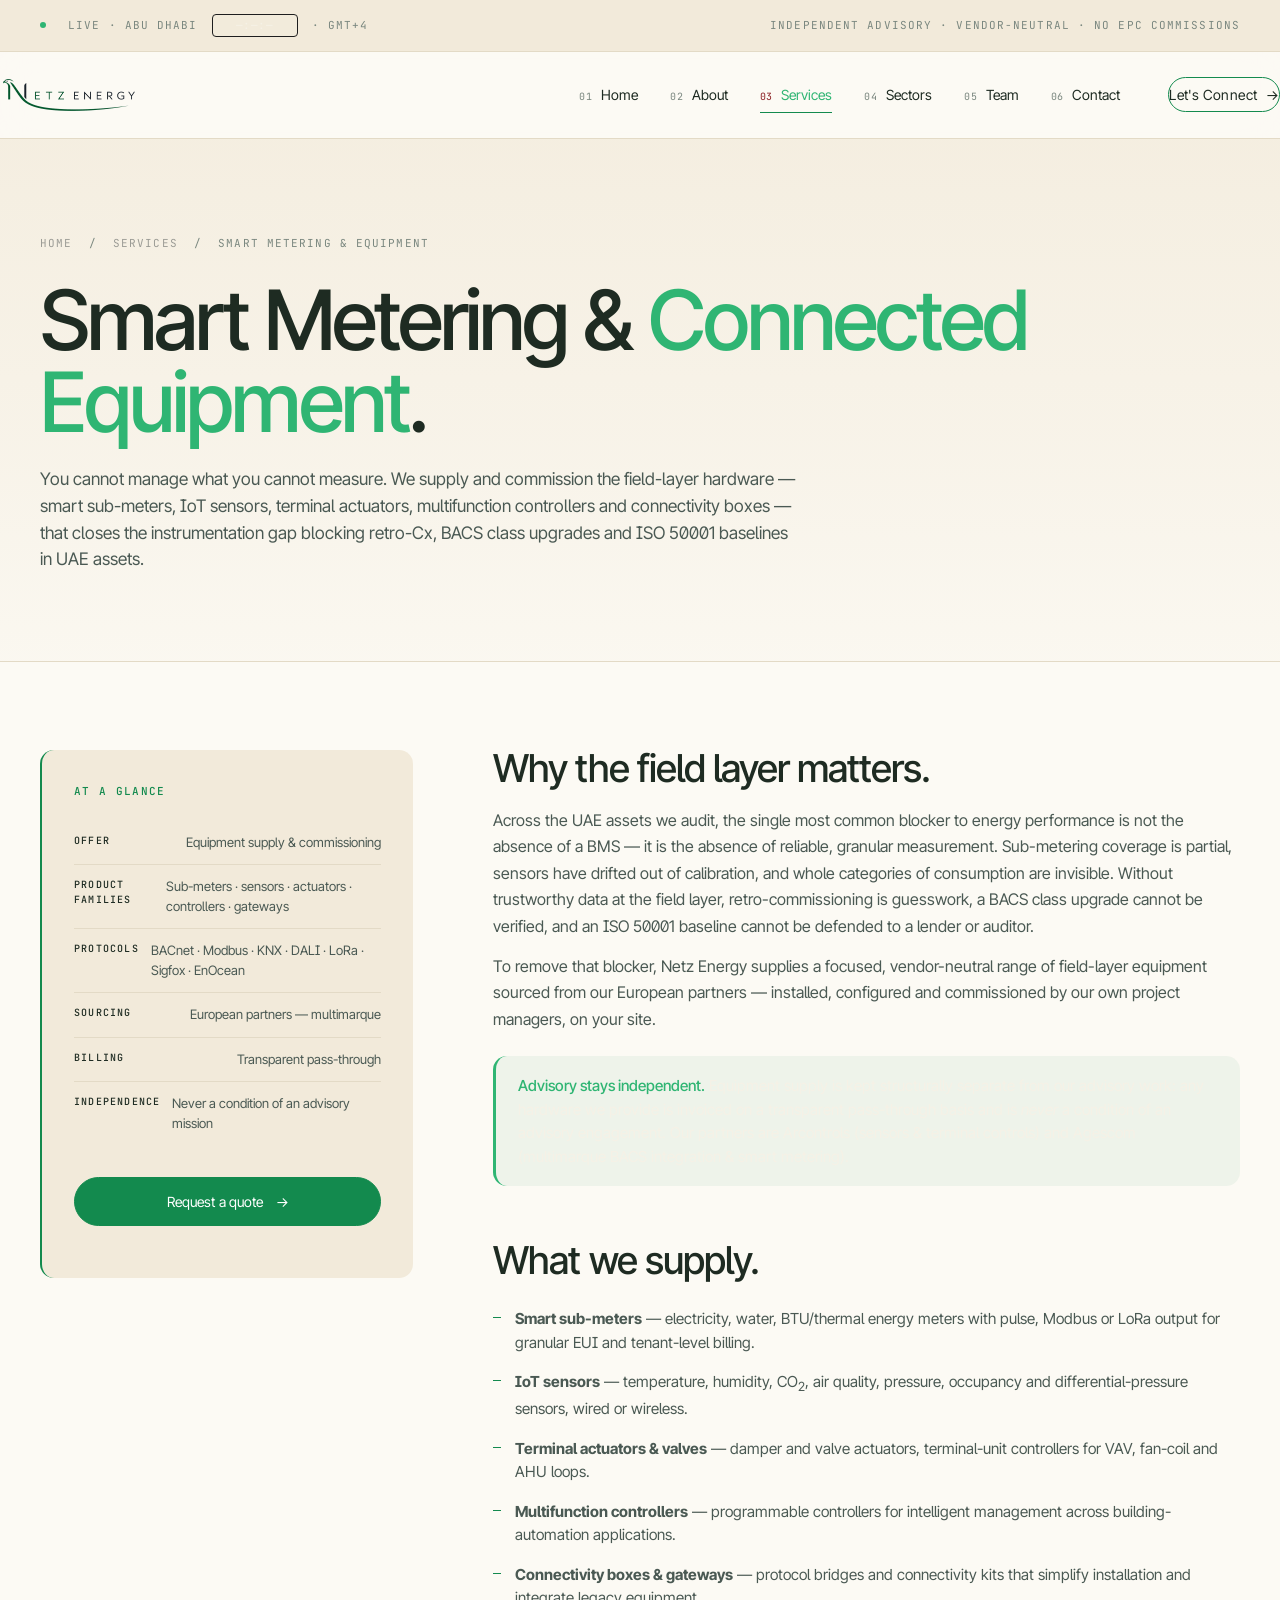
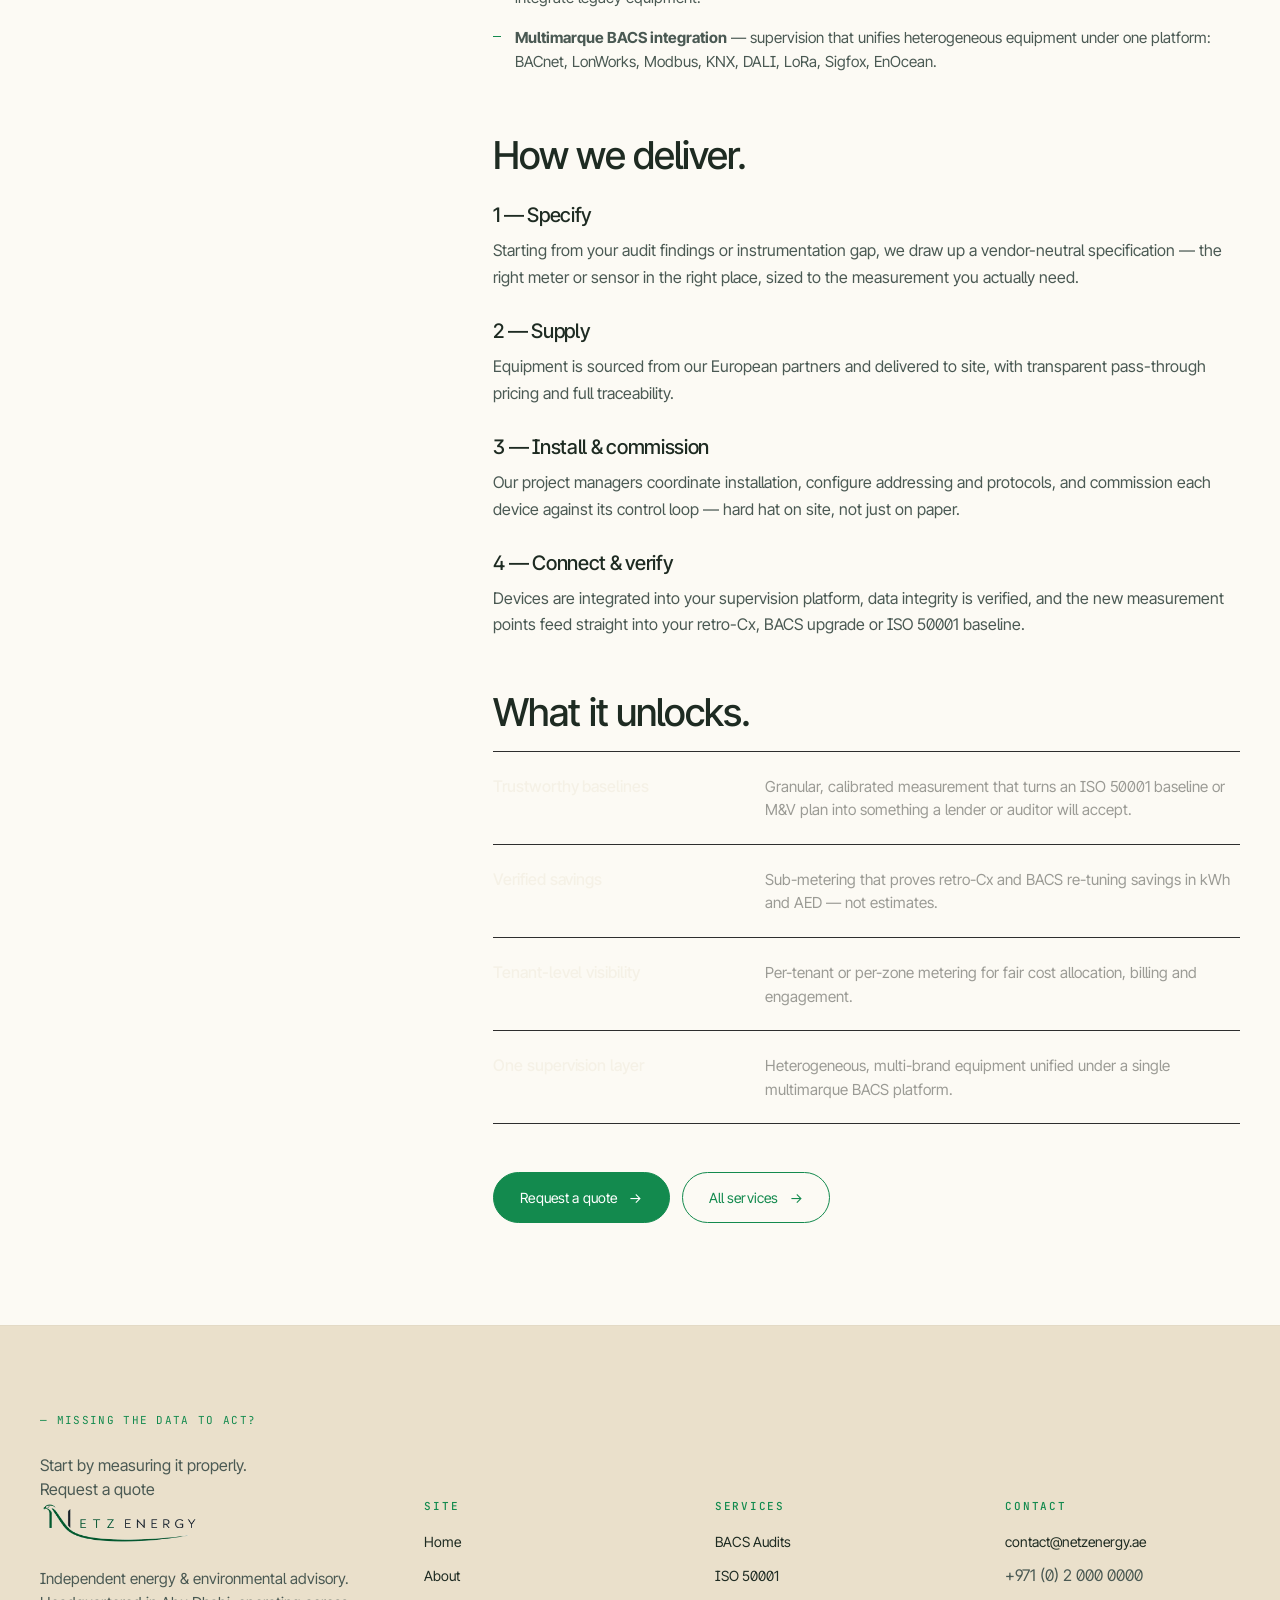
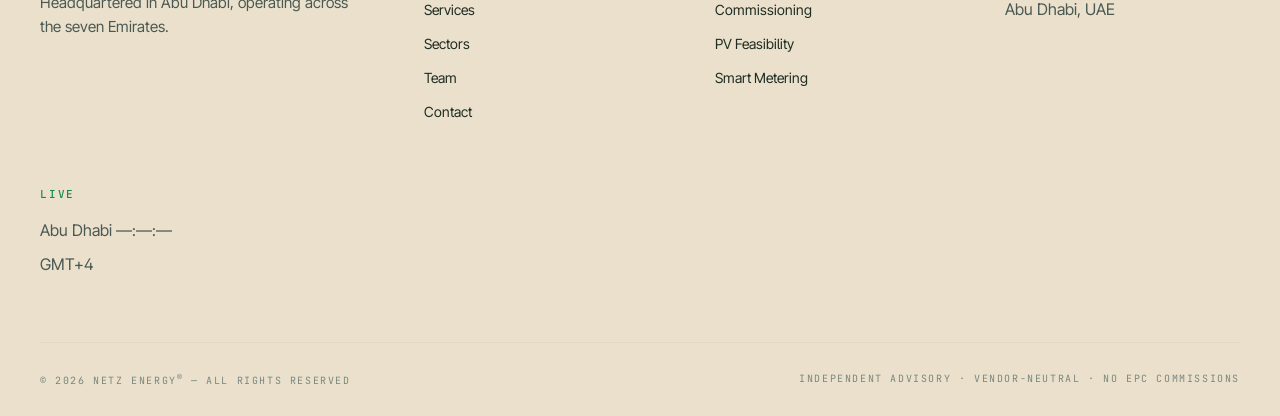
<file: services/smart-metering.html>
<!DOCTYPE html>
<html lang="en">
<head>
<meta charset="UTF-8">
<meta name="viewport" content="width=device-width, initial-scale=1.0">
<title>Smart Metering UAE | Sub-Metering & Energy Data Analytics | Netz Energy</title>
<meta name="description" content="Smart metering and sub-metering advisory for UAE & Gulf assets. Real-time energy data, tenant billing, consumption analytics. Compliant with DEWA, ADDC, SEWA frameworks.">
<meta name="keywords" content="smart metering UAE, sub-metering Abu Dhabi, energy meter Dubai, IoT metering Gulf, energy data analytics UAE, tenant billing UAE, smart meter Saudi Arabia">
<meta name="author" content="Netz Energy">
<meta name="robots" content="index, follow, max-image-preview:large">
<meta name="geo.region" content="AE-AZ">
<meta name="geo.placename" content="Abu Dhabi">
<meta name="language" content="English">

<link rel="canonical" href="https://site-theta-one-24.vercel.app/services/smart-metering.html">

<!-- Open Graph / Facebook -->
<meta property="og:type" content="website">
<meta property="og:url" content="https://site-theta-one-24.vercel.app/services/smart-metering.html">
<meta property="og:title" content="Smart Metering UAE | Sub-Metering & Energy Data Analytics | Netz Energy">
<meta property="og:description" content="Smart metering and sub-metering advisory for UAE & Gulf assets. Real-time energy data, tenant billing, consumption analytics. Compliant with DEWA, ADDC, SEWA frameworks.">
<meta property="og:image" content="https://site-theta-one-24.vercel.app/assets/logo.png">
<meta property="og:site_name" content="Netz Energy">

<!-- Twitter -->
<meta name="twitter:card" content="summary_large_image">
<meta name="twitter:url" content="https://site-theta-one-24.vercel.app/services/smart-metering.html">
<meta name="twitter:title" content="Smart Metering UAE | Sub-Metering & Energy Data Analytics | Netz Energy">
<meta name="twitter:description" content="Smart metering and sub-metering advisory for UAE & Gulf assets. Real-time energy data, tenant billing, consumption analytics. Compliant with DEWA, ADDC, SEWA frameworks.">
<meta name="twitter:image" content="https://site-theta-one-24.vercel.app/assets/logo.png">

<!-- DNS prefetch & preconnect -->
<link rel="dns-prefetch" href="//fonts.googleapis.com">
<link rel="dns-prefetch" href="//fonts.gstatic.com">
<link rel="dns-prefetch" href="//images.unsplash.com">
<link rel="dns-prefetch" href="//videos.pexels.com">
<link rel="dns-prefetch" href="//logo.clearbit.com">

<!-- Favicon -->
<link rel="icon" type="image/png" href="../assets/logo.png">
<link rel="apple-touch-icon" href="../assets/logo.png">
<meta name="theme-color" content="#0A0A0A">

<!-- Mobile -->
<meta name="format-detection" content="telephone=yes">
<meta name="mobile-web-app-capable" content="yes">
<link rel="preconnect" href="https://fonts.googleapis.com"><link rel="preconnect" href="https://fonts.gstatic.com" crossorigin>
<link href="https://fonts.googleapis.com/css2?family=Inter+Tight:wght@300;400;500;600;700&family=JetBrains+Mono:wght@400;500&display=swap" rel="stylesheet">
<link rel="stylesheet" href="../assets/style.css">

<script type="application/ld+json">
{
  "@context": "https://schema.org",
  "@type": "ProfessionalService",
  "@id": "https://site-theta-one-24.vercel.app/#organization",
  "name": "Netz Energy",
  "alternateName": "Netz Energy Advisory",
  "url": "https://site-theta-one-24.vercel.app/",
  "logo": "https://site-theta-one-24.vercel.app/assets/logo.png",
  "image": "https://site-theta-one-24.vercel.app/assets/logo.png",
  "description": "Independent, vendor-neutral energy and environmental advisory practice for UAE, KSA and Gulf real estate.",
  "foundingDate": "2026",
  "address": {
    "@type": "PostalAddress",
    "streetAddress": "Abu Dhabi Global Market Square",
    "addressLocality": "Al Maryah Island",
    "addressRegion": "Abu Dhabi",
    "addressCountry": "AE"
  },
  "geo": {
    "@type": "GeoCoordinates",
    "latitude": "24.4995",
    "longitude": "54.3995"
  },
  "areaServed": [
    {"@type": "Country", "name": "United Arab Emirates"},
    {"@type": "Country", "name": "Saudi Arabia"},
    {"@type": "Country", "name": "Oman"},
    {"@type": "Country", "name": "Bahrain"},
    {"@type": "Country", "name": "Qatar"},
    {"@type": "Country", "name": "Kuwait"}
  ],
  "serviceType": [
    "Energy Consulting",
    "BACS Audit",
    "ISO 50001 Advisory",
    "Building Commissioning",
    "Retro-Commissioning",
    "PV Feasibility Study",
    "Smart Metering",
    "Energy Management System Deployment",
    "ESG Reporting"
  ],
  "knowsAbout": [
    "ISO 50001",
    "EN ISO 52120",
    "ASHRAE Guidelines",
    "IPMVP",
    "Estidama Pearl",
    "Mostadam",
    "DEWA",
    "ADDC",
    "AADC",
    "Building Energy Performance",
    "HVAC Optimization",
    "Photovoltaic Systems",
    "Smart Metering"
  ],
  "contactPoint": [{
    "@type": "ContactPoint",
    "contactType": "customer service",
    "email": "contact@netzenergy.ae",
    "areaServed": ["AE", "SA", "OM", "BH", "QA", "KW"],
    "availableLanguage": ["English", "French", "Arabic"]
  }]
}
</script>
<script type="application/ld+json">
{"@context":"https://schema.org","@type":"Service","serviceType":"Smart Metering and Sub-Metering","name":"Smart Metering Advisory","provider":{"@id":"https://site-theta-one-24.vercel.app/#organization"},"areaServed":[{"@type":"Country","name":"United Arab Emirates"},{"@type":"Country","name":"Saudi Arabia"}],"description":"Smart metering and sub-metering advisory for UAE and Gulf assets. Real-time energy data, tenant billing, consumption analytics.","category":"Energy Data and IoT"}
</script>
<script type="application/ld+json">
{
  "@context": "https://schema.org",
  "@type": "BreadcrumbList",
  "itemListElement": [
    {"@type": "ListItem", "position": 1, "name": "Home", "item": "https://site-theta-one-24.vercel.app/"},
    {"@type": "ListItem", "position": 2, "name": "Services", "item": "https://site-theta-one-24.vercel.app/services.html"},
    {"@type": "ListItem", "position": 3, "name": "Smart Metering", "item": "https://site-theta-one-24.vercel.app/services/smart-metering.html"}
  ]
}
</script>
</head>
<body>

<div class="topbar"><div class="shell">
  <span><span class="live-dot"></span>Live · Abu Dhabi <span data-clock>—:—:—</span> · GMT+4</span>
  <span>Independent advisory · Vendor-neutral · No EPC commissions</span>
</div></div>

<nav class="nav"><div class="shell nav-inner">
  <a href="../index.html" class="brand" aria-label="Netz Energy"><img class="logo" src="../assets/logo.png" alt="Netz Energy"></a>
  <ul class="nav-links" id="navLinks">
    <li><a href="../index.html"><span class="num">01</span> Home</a></li>
    <li><a href="../about.html"><span class="num">02</span> About</a></li>
    <li><a href="../services.html" class="active"><span class="num">03</span> Services</a></li>
    <li><a href="../sectors.html"><span class="num">04</span> Sectors</a></li>
    <li><a href="../team.html"><span class="num">05</span> Team</a></li>
    <li><a href="../contact.html"><span class="num">06</span> Contact</a></li>
    <li><a href="../contact.html" class="nav-cta">Let's Connect</a></li>
  </ul>
  <button class="nav-toggle" aria-label="Menu" onclick="document.getElementById('navLinks').classList.toggle('open')"><span></span><span></span><span></span></button>
</div></nav>

<header class="page-head" style="background-image:url('https://images.unsplash.com/photo-1581094794329-c8112a89af12?auto=format&fit=crop&w=2400&q=80');">
  <div class="shell">
    <div class="breadcrumb"><a href="../index.html">Home</a> &nbsp;/&nbsp; <a href="../services.html">Services</a> &nbsp;/&nbsp; Smart Metering &amp; Equipment</div>
    <h1>Smart Metering &amp; <span class="accent-gold">Connected Equipment</span>.</h1>
    <p class="lead">
      You cannot manage what you cannot measure. We supply and commission the field-layer
      hardware — smart sub-meters, IoT sensors, terminal actuators, multifunction controllers
      and connectivity boxes — that closes the instrumentation gap blocking retro-Cx, BACS class
      upgrades and ISO 50001 baselines in UAE assets.
    </p>
  </div>
</header>

<section class="section section-dark">
  <div class="shell">
    <div class="service-detail">
      <aside class="reveal">
        <h4>At a glance</h4>
        <ul>
          <li><strong>Offer</strong>Equipment supply &amp; commissioning</li>
          <li><strong>Product families</strong>Sub-meters · sensors · actuators · controllers · gateways</li>
          <li><strong>Protocols</strong>BACnet · Modbus · KNX · DALI · LoRa · Sigfox · EnOcean</li>
          <li><strong>Sourcing</strong>European partners — multimarque</li>
          <li><strong>Billing</strong>Transparent pass-through</li>
          <li><strong>Independence</strong>Never a condition of an advisory mission</li>
        </ul>
        <p style="margin-top: 32px;"><a href="../contact.html" class="btn btn-wine" style="width: 100%; justify-content: center;">Request a quote</a></p>
      </aside>

      <main>
        <h2>Why the field layer matters.</h2>
        <p>Across the UAE assets we audit, the single most common blocker to energy performance is not the absence of a BMS — it is the absence of reliable, granular measurement. Sub-metering coverage is partial, sensors have drifted out of calibration, and whole categories of consumption are invisible. Without trustworthy data at the field layer, retro-commissioning is guesswork, a BACS class upgrade cannot be verified, and an ISO 50001 baseline cannot be defended to a lender or auditor.</p>
        <p>To remove that blocker, Netz Energy supplies a focused, vendor-neutral range of field-layer equipment sourced from our European partners — installed, configured and commissioned by our own project managers, on your site.</p>

        <div class="note">
          <strong>Advisory stays independent.</strong> Equipment supply is kept structurally separate from our advisory work: any hardware we provide is invoiced on a transparent pass-through basis and is <em>never</em> a condition of an advisory engagement. Our partners are <a href="https://arcontrols.fr/" target="_blank" rel="noopener">Arcontrols</a> (sensors &amp; terminal controls) and <a href="https://agescom-gtb.fr/" target="_blank" rel="noopener">Agescom</a> (multimarque BACS integration &amp; smart metering).
        </div>

        <h2>What we supply.</h2>
        <ul>
          <li><strong>Smart sub-meters</strong> — electricity, water, BTU/thermal energy meters with pulse, Modbus or LoRa output for granular EUI and tenant-level billing.</li>
          <li><strong>IoT sensors</strong> — temperature, humidity, CO<sub>2</sub>, air quality, pressure, occupancy and differential-pressure sensors, wired or wireless.</li>
          <li><strong>Terminal actuators &amp; valves</strong> — damper and valve actuators, terminal-unit controllers for VAV, fan-coil and AHU loops.</li>
          <li><strong>Multifunction controllers</strong> — programmable controllers for intelligent management across building-automation applications.</li>
          <li><strong>Connectivity boxes &amp; gateways</strong> — protocol bridges and connectivity kits that simplify installation and integrate legacy equipment.</li>
          <li><strong>Multimarque BACS integration</strong> — supervision that unifies heterogeneous equipment under one platform: BACnet, LonWorks, Modbus, KNX, DALI, LoRa, Sigfox, EnOcean.</li>
        </ul>

        <h2>How we deliver.</h2>
        <h3>1 — Specify</h3>
        <p>Starting from your audit findings or instrumentation gap, we draw up a vendor-neutral specification — the right meter or sensor in the right place, sized to the measurement you actually need.</p>
        <h3>2 — Supply</h3>
        <p>Equipment is sourced from our European partners and delivered to site, with transparent pass-through pricing and full traceability.</p>
        <h3>3 — Install &amp; commission</h3>
        <p>Our project managers coordinate installation, configure addressing and protocols, and commission each device against its control loop — hard hat on site, not just on paper.</p>
        <h3>4 — Connect &amp; verify</h3>
        <p>Devices are integrated into your supervision platform, data integrity is verified, and the new measurement points feed straight into your retro-Cx, BACS upgrade or ISO 50001 baseline.</p>

        <h2>What it unlocks.</h2>
        <div class="deliverable-list">
          <div class="deliverable-row"><strong>Trustworthy baselines</strong><span>Granular, calibrated measurement that turns an ISO 50001 baseline or M&amp;V plan into something a lender or auditor will accept.</span></div>
          <div class="deliverable-row"><strong>Verified savings</strong><span>Sub-metering that proves retro-Cx and BACS re-tuning savings in kWh and AED — not estimates.</span></div>
          <div class="deliverable-row"><strong>Tenant-level visibility</strong><span>Per-tenant or per-zone metering for fair cost allocation, billing and engagement.</span></div>
          <div class="deliverable-row"><strong>One supervision layer</strong><span>Heterogeneous, multi-brand equipment unified under a single multimarque BACS platform.</span></div>
        </div>

        <p style="margin-top: 48px;"><a href="../contact.html" class="btn btn-wine">Request a quote</a> &nbsp; <a href="../services.html" class="btn btn-ghost">All services</a></p>
      </main>
    </div>
  </div>
</section>

<footer class="footer">
  <div class="shell">
    <div class="footer-cta-block">
      <span class="section-eyebrow">— Missing the data to act?</span>
      <div class="footer-cta">Start by <span class="accent">measuring it properly</span>.</div>
      <a href="../contact.html" class="footer-link">Request a quote</a>
    </div>
    <div class="footer-grid">
      <div>
        <a href="../index.html" class="brand-foot" aria-label="Netz Energy"><img class="logo" src="../assets/logo.png" alt="Netz Energy"></a>
        <p class="desc">Independent energy &amp; environmental advisory. Headquartered in Abu Dhabi, operating across the seven Emirates.</p>
      </div>
      <div><h5>Site</h5><ul>
        <li><a href="../index.html">Home</a></li><li><a href="../about.html">About</a></li>
        <li><a href="../services.html">Services</a></li><li><a href="../sectors.html">Sectors</a></li><li><a href="../team.html">Team</a></li>
        <li><a href="../contact.html">Contact</a></li>
      </ul></div>
      <div><h5>Services</h5><ul>
        <li><a href="bacs-audits.html">BACS Audits</a></li>
        <li><a href="iso-50001.html">ISO 50001</a></li>
        <li><a href="commissioning.html">Commissioning</a></li>
        <li><a href="pv-feasibility.html">PV Feasibility</a></li>
        <li><a href="smart-metering.html">Smart Metering</a></li>
      </ul></div>
      <div><h5>Contact</h5><ul>
        <li><a href="mailto:contact@netzenergy.ae">contact@netzenergy.ae</a></li>
        <li>+971 (0) 2 000 0000</li><li style="margin-top: 8px;">Abu Dhabi, UAE</li>
      </ul></div>
      <div><h5>Live</h5><ul>
        <li>Abu Dhabi <span data-clock>—:—:—</span></li><li>GMT+4</li>
      </ul></div>
    </div>
    <div class="footer-bottom">
      <span>© 2026 Netz Energy<sup>®</sup> — All rights reserved</span>
      <span>Independent advisory · Vendor-neutral · No EPC commissions</span>
    </div>
  </div>
</footer>
<script src="../assets/animations.js" defer></script>
</body>
</html>
</file>
<file: assets/style.css>
/* ============================================================================
   EDEN GREEN UAE — v6 MINIMALIST CONSULTING
   Top nav · Sans-serif only · Black dominant · Wine + Forest + Gold
   Inspired by edenenergy.co — clean, technical, B2B consulting tone
   ============================================================================ */

:root {
  /* PALETTE */
  --black:        #0A0A0A;
  --ink:          #141414;
  --ink-soft:     #1F1F1F;
  --paper:        #F5F1E6;
  --cream:        #EBE3CE;
  --white:        #FFFFFF;

  --wine-deep:    #3D0509;
  --wine:         #6B161A;
  --wine-bright:  #8B1E22;

  --forest-deep:  #06231A;
  --forest:       #0E3B26;
  --forest-mid:   #1A5D3A;

  --gold-deep:    #6B5524;
  --gold:         #B8923F;
  --gold-bright:  #D4AB52;

  --muted:        #7A7A75;
  --muted-light:  #9B9B95;
  --line-dark:    #1E1E1E;
  --line-mid:     #2E2E2E;
  --line-light:   #DCD5C0;

  --font-sans: 'Aptos', 'Aptos Display', 'Segoe UI', 'Inter Tight', 'Inter', -apple-system, BlinkMacSystemFont, sans-serif;
  --font-mono: 'JetBrains Mono', ui-monospace, 'SFMono-Regular', Menlo, monospace;

  --container: 1440px;
  --gutter: 40px;
}

* { box-sizing: border-box; margin: 0; padding: 0; }

html { scroll-behavior: smooth; background: var(--black); }

body {
  font-family: var(--font-sans);
  font-size: 16px;
  font-weight: 400;
  line-height: 1.5;
  color: var(--paper);
  background: var(--black);
  -webkit-font-smoothing: antialiased;
  -moz-osx-font-smoothing: grayscale;
  font-feature-settings: "ss01", "kern", "ss02";
}

a { color: inherit; text-decoration: none; }
img { max-width: 100%; display: block; }

/* === TYPOGRAPHY (pure sans, no serif) === */
h1, h2, h3, h4, h5 {
  font-family: var(--font-sans);
  font-weight: 500;
  line-height: 0.96;
  letter-spacing: -0.035em;
  color: var(--white);
}
h1 { font-size: clamp(2.8rem, 8vw, 8rem); font-weight: 500; }
h2 { font-size: clamp(2rem, 5vw, 4.4rem); font-weight: 500; }
h3 { font-size: clamp(1.4rem, 2.4vw, 2rem); font-weight: 500; }
h4 { font-size: 1rem; font-weight: 600; letter-spacing: -0.01em; }

p { margin-bottom: 1rem; }

.mono {
  font-family: var(--font-mono);
  font-size: 11px;
  letter-spacing: 0.06em;
  text-transform: uppercase;
  font-weight: 400;
  color: var(--muted);
}
.mono.gold { color: var(--gold); }
.mono.wine { color: var(--wine-bright); }
.mono.forest { color: var(--forest-mid); }

.shell { max-width: var(--container); padding: 0 var(--gutter); margin: 0 auto; width: 100%; }

/* ============================================================
   TOP BAR (thin, optional)
   ============================================================ */
.topbar {
  background: var(--black);
  color: var(--muted);
  font-family: var(--font-mono);
  font-size: 10px;
  letter-spacing: 0.08em;
  padding: 10px 0;
  border-bottom: 1px solid var(--line-dark);
  text-transform: uppercase;
}
.topbar .shell { display: flex; justify-content: space-between; align-items: center; gap: 16px; flex-wrap: wrap; }
.topbar .live-dot {
  display: inline-block; width: 6px; height: 6px;
  background: var(--wine-bright); border-radius: 50%;
  margin-right: 6px; vertical-align: middle;
  animation: livePulse 1.6s ease-in-out infinite;
}
@keyframes livePulse { 0%, 100% { opacity: 1; } 50% { opacity: 0.35; } }

/* ============================================================
   TOP NAV (horizontal sticky)
   ============================================================ */
.nav {
  background: rgba(10,10,10,0.85);
  backdrop-filter: blur(20px);
  -webkit-backdrop-filter: blur(20px);
  border-bottom: 1px solid var(--line-dark);
  position: sticky; top: 0; z-index: 100;
}
.nav-inner {
  display: flex; align-items: center; justify-content: space-between;
  padding: 22px 0; gap: 24px;
}
.brand {
  font-family: var(--font-sans);
  font-size: 1.25rem;
  color: var(--white);
  font-weight: 500;
  letter-spacing: -0.02em;
  display: inline-flex; align-items: baseline; gap: 8px;
}
.brand sup {
  font-size: 0.55em; vertical-align: super;
  color: var(--gold); margin-left: 1px;
  font-weight: 400;
}
.brand small {
  font-family: var(--font-mono);
  font-size: 9.5px;
  letter-spacing: 0.18em;
  text-transform: uppercase;
  color: var(--muted);
  margin-left: 8px;
  font-weight: 400;
}

.nav-links {
  list-style: none;
  display: flex; gap: 36px; align-items: center;
}
.nav-links a {
  color: var(--paper);
  font-size: 14px;
  font-weight: 400;
  display: inline-flex; align-items: baseline; gap: 8px;
  position: relative; padding: 6px 0;
  transition: color 0.3s;
}
.nav-links a .num {
  font-family: var(--font-mono);
  font-size: 10px;
  color: var(--muted);
  letter-spacing: 0.08em;
}
.nav-links a:hover, .nav-links a.active { color: var(--gold-bright); }
.nav-links a:hover .num, .nav-links a.active .num { color: var(--wine-bright); }
.nav-links a.active::after {
  content: '';
  position: absolute; left: 0; right: 0; bottom: -2px;
  height: 1px; background: var(--gold);
}

.nav-cta {
  display: inline-flex; align-items: center; gap: 8px;
  padding: 10px 20px;
  border: 1px solid var(--paper);
  font-family: var(--font-sans);
  font-size: 13px;
  letter-spacing: 0.02em;
  color: var(--paper);
  transition: all 0.3s;
  font-weight: 400;
}
.nav-cta:hover { background: var(--wine); border-color: var(--wine); color: var(--white); }
.nav-cta::after { content: '→'; }

.nav-toggle {
  display: none;
  background: none; border: 0; cursor: pointer;
  flex-direction: column; gap: 5px; width: 30px;
}
.nav-toggle span { width: 20px; height: 1.5px; background: var(--paper); }

/* ============================================================
   BUTTONS (minimal, just for primary actions)
   ============================================================ */
.btn {
  display: inline-flex; align-items: center; gap: 12px;
  padding: 14px 26px;
  font-family: var(--font-sans);
  font-size: 14px;
  letter-spacing: 0.01em;
  font-weight: 400;
  border: 1px solid transparent;
  cursor: pointer;
  transition: all 0.3s;
}
.btn::after { content: '→'; transition: transform 0.3s; }
.btn:hover::after { transform: translateX(5px); }
.btn-wine { background: var(--wine); color: var(--white); border-color: var(--wine); }
.btn-wine:hover { background: var(--wine-deep); border-color: var(--wine-deep); }
.btn-forest { background: var(--forest); color: var(--white); border-color: var(--forest); }
.btn-forest:hover { background: var(--forest-deep); border-color: var(--forest-deep); }
.btn-ghost { background: transparent; color: var(--paper); border-color: rgba(245,241,230,0.4); }
.btn-ghost:hover { border-color: var(--gold-bright); color: var(--gold-bright); }
.btn-ghost-dark { background: transparent; color: var(--ink); border-color: var(--ink); }
.btn-ghost-dark:hover { background: var(--wine); color: var(--white); border-color: var(--wine); }

/* ============================================================
   HERO
   ============================================================ */
.hero {
  position: relative;
  min-height: 92vh;
  display: flex; flex-direction: column; justify-content: flex-end;
  padding: 100px 0 80px;
  overflow: hidden;
  background: var(--black);
  isolation: isolate;
}
.hero-media { position: absolute; inset: 0; z-index: -2; }
.hero-media video,
.hero-media .hero-img {
  position: absolute; inset: 0;
  width: 100%; height: 100%;
  object-fit: cover;
  background-size: cover; background-position: center;
  opacity: 0.5;
}
.hero-media::after {
  content: '';
  position: absolute; inset: 0;
  background: linear-gradient(180deg, rgba(10,10,10,0.6) 0%, rgba(10,10,10,0.25) 35%, rgba(10,10,10,0.95) 100%);
}
.hero-inner { position: relative; z-index: 2; }

.hero-meta {
  display: flex; justify-content: space-between; align-items: flex-end;
  gap: 32px; margin-bottom: 32px; flex-wrap: wrap;
}
.hero-tag {
  font-family: var(--font-mono);
  font-size: 11px;
  letter-spacing: 0.12em;
  text-transform: uppercase;
  color: var(--gold);
}
.hero-meta-right {
  font-family: var(--font-mono);
  font-size: 11px; letter-spacing: 0.05em;
  color: var(--muted-light);
  text-align: right; line-height: 1.5;
  text-transform: uppercase;
}

.hero-headline {
  font-size: clamp(3.2rem, 10vw, 9.5rem);
  font-weight: 500;
  line-height: 0.95;
  letter-spacing: -0.045em;
  color: var(--white);
  margin: 24px 0 36px;
  max-width: 1200px;
}
.hero-headline .accent-gold { color: var(--gold-bright); font-weight: 500; }
.hero-headline .accent-wine { color: var(--wine-bright); font-weight: 500; }

.hero-sub {
  font-size: clamp(1.05rem, 1.4vw, 1.25rem);
  line-height: 1.5;
  color: rgba(245,241,230,0.78);
  max-width: 640px;
  margin-bottom: 36px;
  font-weight: 400;
}
.hero-cta { display: flex; gap: 12px; flex-wrap: wrap; }

.hero-strip {
  margin-top: 80px;
  padding-top: 32px;
  border-top: 1px solid rgba(255,255,255,0.1);
  display: grid;
  grid-template-columns: repeat(4, 1fr);
  gap: 32px;
}
.hero-strip .item { color: var(--paper); }
.hero-strip .item .num {
  font-size: clamp(1.8rem, 2.6vw, 2.6rem);
  font-weight: 500; line-height: 1;
  color: var(--gold-bright); margin-bottom: 8px;
  letter-spacing: -0.03em;
}
.hero-strip .item .lbl {
  font-family: var(--font-mono);
  font-size: 10px;
  letter-spacing: 0.08em;
  color: var(--muted-light);
  text-transform: uppercase;
}

/* ============================================================
   SECTIONS
   ============================================================ */
.section { padding: 120px 0; position: relative; }
.section-tight { padding: 80px 0; }
.section-light { background: var(--paper); color: var(--ink); }
.section-light h1, .section-light h2, .section-light h3 { color: var(--ink); }
.section-cream { background: var(--cream); color: var(--ink); }
.section-cream h1, .section-cream h2, .section-cream h3 { color: var(--ink); }
.section-dark { background: var(--black); color: var(--paper); }
.section-forest { background: var(--forest-deep); color: var(--paper); }
.section-forest h2, .section-forest h3 { color: var(--white); }
.section-wine { background: var(--wine-deep); color: var(--paper); }
.section-wine h2, .section-wine h3 { color: var(--white); }

.section-eyebrow {
  font-family: var(--font-mono);
  font-size: 11px;
  letter-spacing: 0.12em;
  text-transform: uppercase;
  color: var(--gold);
  margin-bottom: 24px;
  display: inline-block;
}
.section-light .section-eyebrow, .section-cream .section-eyebrow { color: var(--wine); }
.section-eyebrow.wine { color: var(--wine-bright); }

.section-title {
  margin-bottom: 32px;
  max-width: 1100px;
}
.section-intro {
  font-size: clamp(1.05rem, 1.3vw, 1.2rem);
  line-height: 1.55;
  color: rgba(245,241,230,0.78);
  max-width: 760px;
  margin-bottom: 64px;
}
.section-light .section-intro, .section-cream .section-intro { color: var(--muted); }

/* ============================================================
   PROCESS FLOW (image cards) — inspired edenenergy.co
   ============================================================ */
.process {
  display: grid;
  grid-template-columns: repeat(3, 1fr);
  gap: 32px;
  margin-top: 64px;
}
.process-card {
  display: flex; flex-direction: column;
  background: var(--ink);
  overflow: hidden;
  border: 1px solid var(--line-mid);
  transition: all 0.4s cubic-bezier(.2,.7,.2,1);
}
.process-card:hover { transform: translateY(-6px); border-color: var(--gold); }
.process-card .pc-num {
  font-family: var(--font-mono);
  font-size: 10px;
  letter-spacing: 0.15em;
  text-transform: uppercase;
  color: var(--gold);
  padding: 24px 28px 0;
}
.process-card .pc-img {
  width: 100%;
  aspect-ratio: 3/2;
  background-size: cover; background-position: center;
  margin-top: 16px;
  filter: contrast(1.05) saturate(0.9);
}
.process-card .pc-body {
  padding: 28px;
  display: flex; flex-direction: column; gap: 12px;
  flex: 1;
}
.process-card h3 { font-size: 1.5rem; line-height: 1.05; color: var(--white); }
.process-card p { color: var(--muted-light); font-size: 14.5px; margin: 0; line-height: 1.5; }

/* ============================================================
   SERVICE TIERS — minimal, no cards
   ============================================================ */
.tier-list {
  display: grid;
  grid-template-columns: 1fr;
  margin-top: 72px;
  border-top: 1px solid var(--line-mid);
}
.section-light .tier-list { border-top-color: var(--line-light); }
.tier {
  display: grid;
  grid-template-columns: 100px 1fr 2fr 80px;
  gap: 40px;
  padding: 56px 0;
  border-bottom: 1px solid var(--line-mid);
  align-items: start;
  transition: padding 0.4s ease;
  position: relative;
}
.section-light .tier { border-bottom-color: var(--line-light); }
.tier:hover { padding-left: 24px; padding-right: 0; }
.tier:hover .tier-name { color: var(--gold-bright); }
.section-light .tier:hover .tier-name { color: var(--wine); }
.tier:hover .tier-arrow { transform: translateX(8px); color: var(--gold-bright); }
.section-light .tier:hover .tier-arrow { color: var(--wine); }
.tier-num {
  font-family: var(--font-mono);
  font-size: 11px;
  letter-spacing: 0.12em;
  text-transform: uppercase;
  color: var(--gold);
  padding-top: 14px;
}
.section-light .tier-num { color: var(--wine); }
.tier-name {
  font-family: var(--font-sans);
  font-size: clamp(2rem, 3.5vw, 3rem);
  font-weight: 500;
  line-height: 1;
  letter-spacing: -0.025em;
  color: var(--white);
  transition: color 0.3s;
}
.section-light .tier-name { color: var(--ink); }
.tier-desc {
  color: var(--muted-light);
  font-size: 1rem;
  line-height: 1.55;
  max-width: 540px;
}
.section-light .tier-desc { color: var(--muted); }
.tier-arrow {
  text-align: right;
  font-size: 1.6rem;
  color: var(--muted);
  transition: transform 0.4s, color 0.3s;
  padding-top: 12px;
}

/* ============================================================
   EDITORIAL NUMBERED LIST (benefits / why us)
   ============================================================ */
.editorial-list {
  margin-top: 64px;
  border-top: 1px solid var(--line-mid);
}
.section-light .editorial-list { border-top-color: var(--line-light); }
.editorial-item {
  display: grid;
  grid-template-columns: 100px 1fr 2fr;
  gap: 40px;
  padding: 48px 0;
  border-bottom: 1px solid var(--line-mid);
  align-items: start;
  transition: padding-left 0.4s ease;
}
.section-light .editorial-item { border-bottom-color: var(--line-light); }
.editorial-item:hover { padding-left: 16px; }
.editorial-item:hover .editorial-num { color: var(--wine-bright); }
.section-light .editorial-item:hover .editorial-num { color: var(--wine); }
.editorial-num {
  font-family: var(--font-mono);
  font-size: 13px;
  letter-spacing: 0.15em;
  color: var(--gold);
  padding-top: 8px;
  transition: color 0.3s;
  font-weight: 500;
}
.editorial-item h3 {
  font-size: clamp(1.5rem, 2.5vw, 2.1rem);
  line-height: 1.05;
  font-weight: 500;
  letter-spacing: -0.02em;
}
.editorial-item p {
  color: var(--muted-light);
  font-size: 1rem;
  line-height: 1.55;
  max-width: 600px;
  margin: 0;
}
.section-light .editorial-item p { color: var(--muted); }

/* ============================================================
   STATS BAND
   ============================================================ */
.stats {
  display: grid;
  grid-template-columns: repeat(4, 1fr);
  border-top: 1px solid var(--line-mid);
  border-bottom: 1px solid var(--line-mid);
  margin: 80px 0;
}
.section-light .stats { border-color: var(--line-light); }
.stat-cell {
  padding: 56px 28px 56px 0;
  border-right: 1px solid var(--line-mid);
}
.section-light .stat-cell { border-right-color: var(--line-light); }
.stat-cell:last-child { border-right: 0; }
.stat-cell .num {
  font-size: clamp(2.6rem, 4.5vw, 4rem);
  font-weight: 500;
  line-height: 1;
  color: var(--gold-bright);
  margin-bottom: 14px;
  letter-spacing: -0.035em;
}
.section-light .stat-cell .num { color: var(--wine); }
.stat-cell .lbl {
  font-family: var(--font-mono);
  font-size: 11px;
  letter-spacing: 0.08em;
  color: var(--muted-light);
  text-transform: uppercase;
  line-height: 1.5;
}
.section-light .stat-cell .lbl { color: var(--muted); }

/* ============================================================
   BRAND DISPLAY (massive type)
   ============================================================ */
.brand-display {
  font-family: var(--font-sans);
  font-size: clamp(4.5rem, 16vw, 16rem);
  line-height: 0.85;
  letter-spacing: -0.05em;
  color: var(--white);
  text-align: center;
  font-weight: 500;
}
.brand-display sup {
  font-size: 0.18em;
  vertical-align: super;
  color: var(--gold-bright);
  margin-left: 0.05em;
  font-weight: 400;
}

/* ============================================================
   VIDEO BAND — full-width with video
   ============================================================ */
.video-band {
  position: relative;
  height: 70vh; min-height: 540px;
  background: var(--black);
  overflow: hidden;
}
.video-band video,
.video-band .vb-fallback {
  position: absolute; inset: 0;
  width: 100%; height: 100%;
  object-fit: cover;
  background-size: cover; background-position: center;
  opacity: 0.5;
}
.video-band::after {
  content: '';
  position: absolute; inset: 0;
  background: linear-gradient(180deg, rgba(10,10,10,0.45) 0%, rgba(10,10,10,0.2) 50%, rgba(10,10,10,0.9) 100%);
}
.video-band .vb-inner {
  position: relative; z-index: 2; height: 100%;
  display: flex; flex-direction: column; justify-content: flex-end;
  padding: 72px 0;
}
.video-band h2 {
  font-size: clamp(2.2rem, 5.5vw, 4.6rem);
  line-height: 1;
  font-weight: 500;
  letter-spacing: -0.035em;
  max-width: 1100px;
}
.video-band h2 .accent { color: var(--wine-bright); font-weight: 500; }

/* ============================================================
   FAQ
   ============================================================ */
.faq {
  margin-top: 56px;
  border-top: 1px solid var(--line-mid);
}
.section-light .faq { border-top-color: var(--line-light); }
.faq-item {
  border-bottom: 1px solid var(--line-mid);
  padding: 28px 0;
}
.section-light .faq-item { border-bottom-color: var(--line-light); }
.faq summary {
  list-style: none;
  cursor: pointer;
  display: flex; justify-content: space-between; align-items: center;
  gap: 32px;
  font-family: var(--font-sans);
  font-size: clamp(1.15rem, 1.7vw, 1.5rem);
  font-weight: 500;
  line-height: 1.2;
  letter-spacing: -0.015em;
  color: var(--white);
  transition: color 0.3s;
}
.section-light .faq summary { color: var(--ink); }
.faq summary::-webkit-details-marker { display: none; }
.faq summary:hover { color: var(--gold-bright); }
.section-light .faq summary:hover { color: var(--wine); }
.faq summary::after {
  content: '+';
  font-size: 1.6rem;
  font-weight: 300;
  color: var(--gold);
  transition: transform 0.3s;
  flex: none;
  line-height: 1;
}
.section-light .faq summary::after { color: var(--wine); }
.faq details[open] summary::after { transform: rotate(45deg); }
.faq details p {
  margin-top: 18px;
  font-size: 0.95rem;
  line-height: 1.6;
  color: var(--muted-light);
  max-width: 760px;
}
.section-light .faq details p { color: var(--muted); }

/* ============================================================
   PAGE-HEAD (interior pages)
   ============================================================ */
.page-head {
  background: var(--black);
  padding: 80px 0 70px;
  position: relative;
  border-bottom: 1px solid var(--line-dark);
}
.page-head .breadcrumb {
  font-family: var(--font-mono);
  font-size: 11px;
  letter-spacing: 0.1em;
  text-transform: uppercase;
  color: var(--muted);
  margin-bottom: 28px;
}
.page-head .breadcrumb a { color: var(--muted-light); }
.page-head .breadcrumb a:hover { color: var(--gold-bright); }
.page-head h1 {
  font-size: clamp(2.6rem, 6.5vw, 6rem);
  line-height: 0.98;
  letter-spacing: -0.035em;
  margin-bottom: 24px;
  color: var(--white);
  font-weight: 500;
  max-width: 1200px;
}
.page-head h1 .accent-gold { color: var(--gold-bright); }
.page-head h1 .accent-wine { color: var(--wine-bright); }
.page-head .lead {
  font-size: clamp(1.05rem, 1.35vw, 1.2rem);
  color: rgba(245,241,230,0.78);
  max-width: 760px; line-height: 1.55;
}

/* ============================================================
   SERVICE DETAIL (interior pages)
   ============================================================ */
.service-detail {
  display: grid;
  grid-template-columns: 1fr 2fr;
  gap: 80px;
  align-items: start;
}
.service-detail aside {
  position: sticky; top: 100px;
  background: var(--ink);
  border-left: 2px solid var(--gold);
  padding: 36px 32px;
}
.service-detail aside h4 {
  font-family: var(--font-mono);
  font-size: 11px;
  letter-spacing: 0.12em;
  text-transform: uppercase;
  color: var(--gold);
  margin-bottom: 24px;
  font-weight: 500;
}
.service-detail aside ul { list-style: none; padding: 0; margin: 0; }
.service-detail aside ul li {
  font-family: var(--font-sans);
  font-size: 13px;
  color: var(--muted-light);
  padding: 12px 0;
  border-bottom: 1px solid var(--line-mid);
  display: flex; justify-content: space-between; gap: 12px;
}
.service-detail aside ul li:last-child { border-bottom: 0; }
.service-detail aside ul li strong {
  color: var(--paper); font-weight: 500;
  font-family: var(--font-mono); font-size: 10px;
  letter-spacing: 0.12em; text-transform: uppercase;
  display: block; margin-bottom: 2px;
}
.service-detail main { min-width: 0; }
.service-detail main h2 {
  font-size: clamp(1.8rem, 3vw, 2.6rem);
  margin: 56px 0 20px;
  letter-spacing: -0.025em;
}
.service-detail main h2:first-child { margin-top: 0; }
.service-detail main h3 {
  font-size: 1.25rem; font-weight: 500;
  margin: 32px 0 12px; color: var(--paper);
  letter-spacing: -0.015em;
}
.service-detail main p {
  color: var(--muted-light);
  font-size: 1rem; line-height: 1.65; margin-bottom: 14px;
}
.service-detail main ul {
  list-style: none; padding: 0; margin: 0 0 24px;
}
.service-detail main ul li {
  position: relative; padding: 8px 0 8px 22px;
  color: var(--muted-light); font-size: 0.95rem; line-height: 1.55;
}
.service-detail main ul li::before {
  content: ''; position: absolute; left: 0; top: 18px;
  width: 8px; height: 1px; background: var(--gold);
}

/* Callout note */
.note {
  background: rgba(232,184,80,0.06);
  border-left: 3px solid var(--gold);
  padding: 18px 22px;
  margin: 24px 0 32px;
  font-size: 0.95rem;
  line-height: 1.55;
  color: var(--paper);
}
.note strong { color: var(--gold-bright); font-weight: 500; }

/* Deliverable list */
.deliverable-list { margin: 16px 0 32px; border-top: 1px solid var(--line-mid); }
.deliverable-row {
  display: grid; grid-template-columns: 240px 1fr; gap: 32px;
  padding: 22px 0; border-bottom: 1px solid var(--line-mid);
  align-items: baseline;
}
.deliverable-row strong {
  font-family: var(--font-sans); font-size: 1rem; font-weight: 500;
  color: var(--paper); letter-spacing: -0.005em;
}
.deliverable-row span {
  color: var(--muted-light); font-size: 0.95rem; line-height: 1.55;
}

/* ============================================================
   MARQUEE (continuous scrolling text band)
   ============================================================ */
.marquee {
  overflow: hidden; white-space: nowrap;
  border-top: 1px solid var(--line-dark);
  border-bottom: 1px solid var(--line-dark);
  background: var(--black);
  padding: 24px 0;
}
.marquee-track {
  display: inline-flex; gap: 24px;
  animation: marqueeScroll 40s linear infinite;
  will-change: transform;
}
.marquee-item {
  font-family: var(--font-sans);
  font-size: clamp(1.4rem, 2vw, 2rem);
  font-weight: 500;
  letter-spacing: -0.02em;
  color: var(--paper);
}
.marquee-item .dot { color: var(--gold); margin: 0 12px; }
@keyframes marqueeScroll {
  from { transform: translateX(0); }
  to { transform: translateX(-50%); }
}

/* ============================================================
   ASYMMETRIC TWO-COLUMN
   ============================================================ */
.col-asymmetric {
  display: grid; grid-template-columns: 1.2fr 1fr; gap: 80px;
  align-items: start;
}
.col-asymmetric .col-text {
  font-size: 1rem; line-height: 1.65; color: var(--muted-light);
}
.col-asymmetric .col-text p { margin-bottom: 16px; }

.accent-gold { color: var(--gold-bright); }
.accent-wine { color: var(--wine-bright); }

/* ============================================================
   CONTACT FORM
   ============================================================ */
.contact-grid {
  display: grid; grid-template-columns: 1fr 1.4fr; gap: 80px;
  align-items: start;
}
.contact-info-block { margin-bottom: 28px; }
.contact-info-block h4 {
  font-family: var(--font-mono);
  font-size: 11px; letter-spacing: 0.16em; text-transform: uppercase;
  color: var(--gold); font-weight: 500; margin-bottom: 10px;
}
.contact-info-block p, .contact-info-block a {
  color: var(--paper); font-size: 0.95rem; line-height: 1.65;
}
.contact-info-block a:hover { color: var(--gold-bright); }

.contact-form {
  background: var(--ink); padding: 48px;
  border: 1px solid var(--line-mid);
}
.contact-form .row {
  display: grid; grid-template-columns: 1fr 1fr; gap: 18px; margin-bottom: 18px;
}
.contact-form .field { display: flex; flex-direction: column; gap: 6px; }
.contact-form .field label {
  font-family: var(--font-mono);
  font-size: 10px; letter-spacing: 0.16em; text-transform: uppercase;
  color: var(--muted-light); font-weight: 500;
}
.contact-form input,
.contact-form select,
.contact-form textarea {
  font-family: var(--font-sans);
  font-size: 0.95rem;
  background: var(--ink-soft);
  border: 1px solid var(--line-mid);
  color: var(--paper);
  padding: 13px 16px;
  outline: none;
  transition: border-color 0.25s, background-color 0.25s;
  width: 100%;
}
.contact-form input:focus,
.contact-form select:focus,
.contact-form textarea:focus {
  border-color: var(--gold);
  background: var(--black);
}
.contact-form textarea { min-height: 140px; resize: vertical; }

/* ============================================================
   FOOTER
   ============================================================ */
.footer {
  background: var(--black); color: var(--muted-light);
  padding: 80px 0 28px;
  border-top: 1px solid var(--line-dark);
}
.footer-grid {
  display: grid; grid-template-columns: 1.4fr 1fr 1fr 1fr; gap: 56px;
  padding-bottom: 56px;
  border-bottom: 1px solid var(--line-dark);
}
.brand-foot {
  font-family: var(--font-sans);
  font-size: 1.5rem; font-weight: 500; letter-spacing: -0.02em;
  color: var(--white); display: inline-block; margin-bottom: 16px;
}
.brand-foot sup { font-size: 0.55em; color: var(--gold); vertical-align: super; }
.footer .desc {
  color: var(--muted-light); font-size: 0.95rem; line-height: 1.6;
  max-width: 36ch;
}
.footer h5 {
  font-family: var(--font-mono);
  font-size: 11px; letter-spacing: 0.16em; text-transform: uppercase;
  color: var(--gold); font-weight: 500; margin-bottom: 18px;
}
.footer ul { list-style: none; padding: 0; }
.footer ul li { margin-bottom: 10px; }
.footer ul li a { color: var(--paper); font-size: 14px; }
.footer ul li a:hover { color: var(--gold-bright); }
.footer-bottom {
  display: flex; justify-content: space-between; flex-wrap: wrap; gap: 18px;
  padding-top: 28px;
  font-family: var(--font-mono);
  font-size: 10px; letter-spacing: 0.16em; text-transform: uppercase;
  color: var(--muted);
}

/* ============================================================
   REVEAL ON SCROLL
   ============================================================ */
.reveal, .reveal-stagger {
  opacity: 0; transform: translateY(20px);
  transition: opacity 0.9s cubic-bezier(.2,.7,.2,1),
              transform 0.9s cubic-bezier(.2,.7,.2,1);
}
.reveal.in, .reveal-stagger.in { opacity: 1; transform: none; }
.reveal-stagger > * {
  opacity: 0; transform: translateY(20px);
  transition: opacity 0.7s ease, transform 0.7s ease;
  transition-delay: calc(var(--i,0) * 80ms);
}
.reveal-stagger.in > *:nth-child(1) { opacity: 1; transform: none; transition-delay: 0ms; }
.reveal-stagger.in > *:nth-child(2) { opacity: 1; transform: none; transition-delay: 80ms; }
.reveal-stagger.in > *:nth-child(3) { opacity: 1; transform: none; transition-delay: 160ms; }
.reveal-stagger.in > *:nth-child(4) { opacity: 1; transform: none; transition-delay: 240ms; }
.reveal-stagger.in > *:nth-child(5) { opacity: 1; transform: none; transition-delay: 320ms; }
.reveal-stagger.in > *:nth-child(6) { opacity: 1; transform: none; transition-delay: 400ms; }

/* ============================================================
   RESPONSIVE
   ============================================================ */
@media (max-width: 1024px) {
  .nav-links { display: none; position: absolute; top: 100%; left: 0; right: 0;
    flex-direction: column; background: var(--black); padding: 18px 24px;
    gap: 0; border-bottom: 1px solid var(--line-dark); }
  .nav-links.open { display: flex; }
  .nav-links a { padding: 14px 0; border-bottom: 1px solid var(--line-dark); }
  .nav-toggle { display: flex; }
  .hero-strip { grid-template-columns: repeat(2, 1fr); gap: 24px; }
  .col-asymmetric { grid-template-columns: 1fr; gap: 36px; }
  .stats { grid-template-columns: repeat(2, 1fr); }
  .stat-cell:nth-child(2n) { border-right: 0; }
  .process { grid-template-columns: 1fr; }
  .service-detail { grid-template-columns: 1fr; gap: 48px; }
  .service-detail aside { position: static; }
  .contact-grid { grid-template-columns: 1fr; gap: 48px; }
  .contact-form { padding: 32px; }
  .contact-form .row { grid-template-columns: 1fr; }
  .footer-grid { grid-template-columns: 1fr 1fr; gap: 36px; }
  .tier { grid-template-columns: 80px 1fr 60px; gap: 20px; }
  .tier-desc { grid-column: 1 / -1; }
  .editorial-item { grid-template-columns: 80px 1fr; gap: 20px; }
  .editorial-item p { grid-column: 1 / -1; }
  .deliverable-row { grid-template-columns: 1fr; gap: 6px; }
}
@media (max-width: 600px) {
  :root { --gutter: 20px; }
  .topbar .shell { font-size: 9px; }
  .hero { min-height: 86vh; padding: 80px 0 60px; }
  .hero-strip { grid-template-columns: 1fr; }
  .stats { grid-template-columns: 1fr; }
  .stat-cell { border-right: 0; border-bottom: 1px solid var(--line-mid); }
  .footer-grid { grid-template-columns: 1fr; }
}

/* ============================================================================
   V7 OVERRIDES — Netz Energy
   Rounded buttons + green-dominant palette + ergonomics polish
   ============================================================================ */
:root {
  --netz-green:        #0E4D2E;      /* primary brand (matches logo)            */
  --netz-green-deep:   #073920;      /* hover                                    */
  --netz-green-soft:   #3E9D6A;      /* on dark / accents                        */
  --netz-green-mid:    #1A7A4A;      /* mid-tone                                 */
  --radius-sm:         8px;
  --radius-md:         14px;
  --radius-lg:         22px;
  --radius-pill:       999px;
}

/* Brand colour swap — green replaces wine as the primary accent */
.btn-wine        { background: var(--netz-green); border-color: var(--netz-green); }
.btn-wine:hover  { background: var(--netz-green-deep); border-color: var(--netz-green-deep); }
.btn-forest      { background: var(--netz-green); border-color: var(--netz-green); }
.btn-forest:hover{ background: var(--netz-green-deep); border-color: var(--netz-green-deep); }
.btn-ghost-dark:hover { background: var(--netz-green); border-color: var(--netz-green); }
.section-wine    { background: var(--netz-green-deep); }

/* The "accent-gold" class is used throughout for emphasis text — keep gold but
   subtly green-tinted so it reads as one brand */
.accent-gold,
.hero-headline .accent-gold,
.page-head h1 .accent-gold,
.faq summary:hover,
.nav-links a:hover,
.nav-links a.active,
.tier:hover .tier-name,
.tier:hover .tier-arrow,
.editorial-item:hover .editorial-num { color: var(--netz-green-soft) !important; }

.nav-links a.active::after,
.service-detail aside { border-color: var(--netz-green-soft); }
.note { border-left-color: var(--netz-green-soft); background: rgba(62,157,106,0.07); }
.note strong { color: var(--netz-green-soft); }
.contact-form input:focus,
.contact-form select:focus,
.contact-form textarea:focus { border-color: var(--netz-green-soft); }

/* Rounded ergonomics — buttons, inputs, cards */
.btn,
.btn-wine, .btn-forest, .btn-ghost, .btn-ghost-dark,
.nav-cta {
  border-radius: var(--radius-pill);
  padding: 13px 26px;
}
.contact-form input,
.contact-form select,
.contact-form textarea { border-radius: var(--radius-sm); }
.contact-form { border-radius: var(--radius-md); }
.process-card,
.note,
.service-detail aside { border-radius: var(--radius-md); overflow: hidden; }

/* Brand mark in nav — use logo image instead of inline type */
.brand img.logo { display: block; height: 38px; width: auto; }
.brand-foot img.logo { display: block; height: 44px; width: auto; }

/* Hover lift on buttons (softer feel) */
.btn { transition: transform .25s ease, background-color .3s ease, border-color .3s ease, color .3s ease; }
.btn:hover { transform: translateY(-1px); }
.nav-cta { transition: transform .25s ease, background-color .3s ease, border-color .3s ease, color .3s ease; }
.nav-cta:hover { background: var(--netz-green); border-color: var(--netz-green); transform: translateY(-1px); }

/* Slightly softer card / process hover */
.process-card:hover { border-color: var(--netz-green-soft); }
.tier:hover { background: rgba(62,157,106,0.04); }
.section-light .tier:hover { background: rgba(14,77,46,0.04); }

/* Live dot in topbar — green (logo) instead of wine */
.topbar .live-dot { background: var(--netz-green-soft); }

/* Eyebrow & decorative bits */
.section-eyebrow,
.tier-num,
.editorial-num,
.section-light .section-eyebrow,
.section-light .editorial-item:hover .editorial-num { color: var(--netz-green-soft); }
.section-light .tier-num,
.section-light .stat-cell .num,
.section-light .faq summary::after,
.section-light .faq summary:hover { color: var(--netz-green) !important; }

/* Page-head: less stark, more breathing room */
.page-head { padding: 96px 0 72px; position: relative; overflow: hidden; isolation: isolate; }
.page-head .shell { position: relative; z-index: 2; }

/* When an inline background-image is set on .page-head, render it cover-fit
   and add a dark gradient overlay so headlines stay readable. */
.page-head[style*="background-image"] {
  background-size: cover;
  background-position: center;
  background-repeat: no-repeat;
}
.page-head[style*="background-image"]::before {
  content: "";
  position: absolute; inset: 0; z-index: 1;
  background: linear-gradient(180deg,
    rgba(10,10,10,0.55) 0%,
    rgba(10,10,10,0.75) 55%,
    rgba(10,10,10,0.95) 100%);
}

/* Marquee — a touch slower & more elegant */
.marquee-track { animation-duration: 56s; }

/* Improve focus rings (accessibility + non-AI feel) */
:focus-visible {
  outline: 2px solid var(--netz-green-soft);
  outline-offset: 3px;
  border-radius: var(--radius-sm);
}

/* ============================================================================
   V7 — SAFETY: keep .reveal content visible at all times.
   Previously .reveal started at opacity:0 and only became visible after the
   IntersectionObserver added .in. If the JS was slow/blocked/didn't run, whole
   sections appeared as empty bands. We force everything to be visible — the
   subtle fade animation is a nice-to-have, not a must-have.
   ============================================================================ */
.reveal, .reveal-stagger,
.reveal-stagger > * {
  opacity: 1 !important;
  transform: none !important;
}

/* Tighten section padding so sections don't read as "empty bands" */
.section { padding: 88px 0; }
.section-tight { padding: 56px 0; }

/* Cap the giant brand-display so the section doesn't look hollow */
.brand-display { font-size: clamp(3.2rem, 10vw, 8rem); line-height: 0.92; }

/* Make sure the video-band shows its poster image even if the video URL fails */
.video-band { background: var(--ink); }
.video-band .vb-fallback { opacity: 1 !important; }

/* ============================================================================
   V7 — TRACK RECORD · scrolling marquee with logos behind names
   ============================================================================ */
.ref-marquee {
  overflow: hidden;
  margin-top: 56px;
  padding: 32px 0;
  background: var(--paper);
  border-top: 1px solid var(--line-light);
  border-bottom: 1px solid var(--line-light);
  position: relative;
  mask-image: linear-gradient(to right, transparent 0, #000 80px, #000 calc(100% - 80px), transparent 100%);
  -webkit-mask-image: linear-gradient(to right, transparent 0, #000 80px, #000 calc(100% - 80px), transparent 100%);
}
.ref-marquee-track {
  display: inline-flex;
  align-items: stretch;
  gap: 24px;
  animation: refScroll 70s linear infinite;
  will-change: transform;
  white-space: nowrap;
}
.ref-marquee:hover .ref-marquee-track {
  animation-play-state: paused;
}

/* Each card has the company logo as a faded watermark behind the name.
   The logo is sized to fit ENTIRELY within the card (no zoom / no crop) and
   positioned in the upper-middle area, so the bottom of the card stays clear
   for the name + sector text. */
.ref-card {
  flex: 0 0 auto;
  width: 260px;
  min-height: 150px;
  padding: 18px 22px 18px 22px;
  position: relative;
  background-color: var(--white);
  background-repeat: no-repeat;
  background-origin: content-box;     /* respect inner padding */
  background-clip: content-box;
  background-position: center 38%;    /* upper-middle */
  background-size: auto 56%;          /* logo height ≈ 56% of card */
  border: 1px solid rgba(0,0,0,0.06);
  border-radius: var(--radius-md);
  display: flex;
  flex-direction: column;
  justify-content: flex-end;
  gap: 4px;
  overflow: hidden;
  isolation: isolate;
  transition: transform 0.25s ease, box-shadow 0.25s ease;
}
/* Soft cream overlay so the logo reads as a watermark, not a fullsize image.
   Lighter at top (logo visible) → strong at bottom (text fully readable). */
.ref-card::before {
  content: "";
  position: absolute; inset: 0;
  background: linear-gradient(180deg,
    rgba(245, 241, 230, 0.25) 0%,
    rgba(245, 241, 230, 0.55) 55%,
    rgba(245, 241, 230, 0.95) 100%);
  z-index: 0;
  pointer-events: none;
}
.ref-card:hover {
  transform: translateY(-2px);
  box-shadow: 0 8px 24px rgba(0,0,0,0.06);
}
.ref-card:hover::before {
  background: linear-gradient(180deg,
    rgba(245, 241, 230, 0.10) 0%,
    rgba(245, 241, 230, 0.40) 55%,
    rgba(245, 241, 230, 0.90) 100%);
}

/* Per-logo aspect-ratio adjustments — SOMFY is very wide (4:1) so it needs
   to take the full card width rather than the default height-driven sizing. */
.ref-card[style*="somfy.png"]        { background-size: 78% auto; background-position: center 32%; }
.ref-card[style*="fnac-darty.png"]   { background-size: auto 62%; background-position: center 35%; }
.ref-card[style*="pole-emploi.png"]  { background-size: auto 62%; background-position: center 32%; }
.ref-card .ref-name,
.ref-card .ref-sector {
  position: relative;
  z-index: 1;
  white-space: normal;
}
.ref-card .ref-name {
  font-family: var(--font-sans);
  font-size: 1.05rem;
  font-weight: 500;
  letter-spacing: -0.01em;
  color: var(--ink);
}
.ref-card .ref-sector {
  font-family: var(--font-mono);
  font-size: 10px;
  letter-spacing: 0.12em;
  text-transform: uppercase;
  color: var(--netz-green-mid);
}

@keyframes refScroll {
  from { transform: translateX(0); }
  to   { transform: translateX(-50%); }
}
@media (max-width: 600px) {
  .ref-marquee { padding: 22px 0; }
  .ref-card { width: 200px; min-height: 110px; padding: 18px 18px; }
  .ref-card .ref-name { font-size: 0.95rem; }
}

/* ============================================================================
   V8 — LIGHT & HAPPY THEME
   Flips the dark/black UI to warm white + beige with brighter green accents.
   Kept as a final override block so the base file is untouched.
   ============================================================================ */
:root {
  /* Light surfaces */
  --bg:            #FCFAF4;   /* warm white — main background        */
  --bg-beige:      #F2EADA;   /* beige — alternating sections        */
  --bg-beige-2:    #EAE0CB;   /* slightly deeper beige               */
  --bg-card:       #FFFFFF;   /* cards / forms                       */

  /* Text */
  --txt:           #1E2B22;   /* near-black green-tinted ink         */
  --txt-soft:      #4A5953;   /* secondary text                      */
  --txt-faint:     #7A877F;   /* captions / mono labels              */

  /* Brighter, happier greens */
  --netz-green:        #138A4E;
  --netz-green-deep:   #0E6E3E;
  --netz-green-soft:   #2FB573;
  --netz-green-mid:    #1A9A5C;

  /* Warm secondary accent (sunny) */
  --sun:           #E0A93B;
  --sun-bright:    #F2C24E;

  --line:          #E3DAC6;   /* light borders                       */
  --line-soft:     #ECE5D5;

  /* Kill low-contrast yellows: remap the gold accents to readable green
     so any leftover "gold" text stays legible on light backgrounds. */
  --gold:          #138A4E;
  --gold-bright:   #138A4E;
}

/* Hero KPI numbers — were gold/yellow, hard to read on the light hero */
.hero-strip .item .num { color: var(--netz-green) !important; }
/* Any inline gold-bright accents on light sections → readable green */
[style*="--gold-bright"] { color: var(--netz-green) !important; }

/* Base surfaces */
html { background: var(--bg); }
body { background: var(--bg); color: var(--txt); }
h1, h2, h3, h4, h5 { color: var(--txt); }

/* Mono / faint labels */
.mono, .topbar, .footer-bottom { color: var(--txt-faint); }
.section-intro, .hero-sub, .page-head .lead { color: var(--txt-soft) !important; }

/* --- Sections: all dark variants become light --------------------------- */
.section-dark      { background: var(--bg); color: var(--txt); }
.section-light     { background: var(--bg-beige); color: var(--txt); }
.section-cream     { background: var(--bg-beige-2); color: var(--txt); }
.section-forest    { background: var(--bg-beige); color: var(--txt); }
.section-wine      { background: var(--bg-beige-2); color: var(--txt); }
.section-dark h1, .section-dark h2, .section-dark h3,
.section-forest h2, .section-forest h3,
.section-wine h2, .section-wine h3 { color: var(--txt); }
.section-dark .section-intro,
.section-forest .section-intro,
.section-wine .section-intro { color: var(--txt-soft); }

/* --- Top bar + nav ------------------------------------------------------ */
.topbar { background: var(--bg-beige); border-bottom-color: var(--line); }
.nav { background: rgba(252,250,244,0.85); border-bottom-color: var(--line); }
.brand, .brand-foot { color: var(--txt); }
.nav-links a { color: var(--txt); }
.nav-links a .num { color: var(--txt-faint); }
.nav-cta { border-color: var(--netz-green); color: var(--netz-green); }
.nav-cta:hover { background: var(--netz-green); border-color: var(--netz-green); color: #fff; }
.nav-toggle span { background: var(--txt); }

/* --- Hero --------------------------------------------------------------- */
.hero { background: var(--bg-beige); }
.hero-headline, .hero-headline .accent-gold, .hero-headline .accent-wine { color: var(--txt); }
.hero-headline .accent-gold { color: var(--netz-green) !important; }
.hero-strip .item { color: var(--txt); }
.hero-strip { border-top-color: var(--line); }
.hero-meta-right { color: var(--txt-faint); }
/* brighter images, soft light wash instead of black gradient */
.hero-media video, .hero-media .hero-img { opacity: 0.92; }
.hero-media::after {
  background: linear-gradient(180deg,
    rgba(252,250,244,0.15) 0%,
    rgba(252,250,244,0.05) 40%,
    rgba(252,250,244,0.75) 100%);
}

/* --- Page head (interior) ---------------------------------------------- */
.page-head { background: var(--bg-beige); border-bottom-color: var(--line); }
.page-head h1 { color: var(--txt); }
.page-head h1 .accent-gold { color: var(--netz-green); }
.page-head .breadcrumb { color: var(--txt-faint); }
.page-head[style*="background-image"]::before {
  background: linear-gradient(180deg,
    rgba(252,250,244,0.25) 0%,
    rgba(252,250,244,0.55) 55%,
    rgba(252,250,244,0.85) 100%);
}

/* --- Video band --------------------------------------------------------- */
.video-band { background: var(--bg-beige-2); }
.video-band video, .video-band .vb-fallback { opacity: 0.95; }
.video-band::after {
  background: linear-gradient(180deg,
    rgba(252,250,244,0.10) 0%,
    rgba(252,250,244,0.05) 50%,
    rgba(252,250,244,0.75) 100%);
}
.video-band h2 { color: var(--txt); }
.video-band h2 .accent { color: var(--netz-green); }

/* --- Cards / process / forms / aside ------------------------------------ */
.process-card { background: var(--bg-card); border-color: var(--line); }
.process-card h3 { color: var(--txt); }
.process-card p { color: var(--txt-soft); }
.process-card .pc-img { filter: none; }

.contact-form { background: var(--bg-card); border-color: var(--line); }
.contact-form .field label { color: var(--txt-faint); }
.contact-form input, .contact-form select, .contact-form textarea {
  background: var(--bg); border-color: var(--line); color: var(--txt);
}
.contact-form input:focus, .contact-form select:focus, .contact-form textarea:focus {
  background: #fff; border-color: var(--netz-green-soft);
}
.contact-info-block p, .contact-info-block a { color: var(--txt); }

.service-detail aside { background: var(--bg-beige); border-left-color: var(--netz-green); }
.service-detail aside ul li { color: var(--txt-soft); border-bottom-color: var(--line); }
.service-detail aside ul li strong { color: var(--txt); }
.service-detail main p, .service-detail main ul li { color: var(--txt-soft); }
.service-detail main h3 { color: var(--txt); }

/* --- Editorial / tiers / stats text on now-light backgrounds ------------ */
.tier-name { color: var(--txt); }
.tier-desc, .editorial-item p, .col-asymmetric .col-text { color: var(--txt-soft); }
.tier { border-bottom-color: var(--line); }
.tier-list, .editorial-list, .stats { border-color: var(--line); }
.stat-cell { border-right-color: var(--line); }
.stat-cell .num { color: var(--netz-green); }
.stat-cell .lbl, .hero-strip .item .lbl { color: var(--txt-faint); }
.editorial-item { border-bottom-color: var(--line); }
.brand-display { color: var(--txt); }

/* --- FAQ ---------------------------------------------------------------- */
.faq, .faq-item { border-color: var(--line); }
.faq summary { color: var(--txt); }
.faq details p { color: var(--txt-soft); }

/* --- Marquees ----------------------------------------------------------- */
.marquee { background: var(--bg-beige); border-color: var(--line); }
.marquee-item { color: var(--txt); }
.marquee-item .dot { color: var(--netz-green-soft); }
.ref-marquee { background: var(--bg-beige); border-color: var(--line); }

/* --- Footer ------------------------------------------------------------- */
.footer { background: var(--bg-beige-2); color: var(--txt-soft); border-top-color: var(--line); }
.footer .desc { color: var(--txt-soft); }
.footer ul li a { color: var(--txt); }
.footer ul li a:hover { color: var(--netz-green); }
.footer-grid { border-bottom-color: var(--line); }

/* --- Buttons ------------------------------------------------------------ */
.btn-ghost { color: var(--netz-green); border-color: var(--netz-green); }
.btn-ghost:hover { background: var(--netz-green); color: #fff; border-color: var(--netz-green); }

/* --- Accent helpers ----------------------------------------------------- */
.accent-gold { color: var(--netz-green) !important; }
.accent-wine { color: var(--sun) !important; }
.section-eyebrow, .hero-tag { color: var(--netz-green) !important; }

/* Subtle warm card shadow for a friendlier, lighter feel */
.process-card, .contact-form, .ref-card { box-shadow: 0 6px 20px rgba(30,43,34,0.05); }
/* ============================================================================
   POLISH — Topbar & Nav spacing fix (June 2026)
   Fixes: 
   - Clock too tight against "Live · Abu Dhabi" text
   - Top bar feels cramped overall
   - "Let's Connect" button too close to "Contact" nav item
   - CTA button needs more breathing room
   - Mobile responsive cleanup
   ============================================================================ */

/* --- TOPBAR — breathe better --- */
.topbar {
  padding: 14px 0;          /* was 10px, more air */
  font-size: 11px;          /* was 10px, more readable */
  letter-spacing: 0.1em;    /* was 0.08em, finer kerning */
}
.topbar .shell {
  gap: 32px;                /* was 16px, separate the 2 spans clearly */
}
.topbar .shell > span:first-child {
  display: inline-flex;
  align-items: center;
  gap: 14px;                /* space between "Live · Abu Dhabi" / clock / "GMT+4" */
  white-space: nowrap;
}
.topbar [data-clock] {
  display: inline-block;
  padding: 2px 10px;
  border: 1px solid var(--line-dark);
  border-radius: 4px;
  font-variant-numeric: tabular-nums;  /* digits don't jiggle each second */
  letter-spacing: 0.05em;
  color: var(--paper);
  background: rgba(255,255,255,0.03);
  min-width: 86px;
  text-align: center;
}
.topbar .live-dot {
  margin-right: 8px;        /* was 6px */
}

/* --- NAV — give CTA proper space --- */
.nav-inner {
  gap: 36px;                /* was 24px, more separation logo ↔ links ↔ cta */
  padding: 24px 0;          /* was 22px */
}
.nav-links {
  gap: 32px;                /* was 36px, slightly tighter to give cta more room */
}
.nav-links li:last-child {
  margin-left: 16px;        /* push the "Let's Connect" CTA away from "Contact" */
}

/* --- CTA — bigger touch target & better hierarchy --- */
.nav-cta {
  padding: 12px 24px;       /* was 10px 20px */
  font-size: 13px;
  font-weight: 500;         /* was 400, bit more weight */
  letter-spacing: 0.03em;
  border-radius: var(--radius-pill);   /* pill shape, matches v7 brand */
  border-width: 1.5px;
  gap: 10px;                /* space between text and the "→" */
  white-space: nowrap;
}
.nav-cta::after { 
  content: '→'; 
  transition: transform 0.25s ease;
}
.nav-cta:hover::after {
  transform: translateX(3px);
}
.nav-cta:hover {
  background: var(--netz-green);
  border-color: var(--netz-green);
  color: var(--white);
}

/* --- RESPONSIVE — keep it tidy below 1024px --- */
@media (max-width: 1024px) {
  .nav-inner { gap: 20px; padding: 20px 0; }
  .topbar .shell { gap: 20px; }
}

@media (max-width: 768px) {
  .topbar {
    padding: 12px 0;
    font-size: 10px;
  }
  .topbar .shell {
    gap: 12px;
    flex-direction: column;
    align-items: flex-start;
  }
  .topbar .shell > span:first-child {
    gap: 10px;
  }
  .topbar [data-clock] {
    min-width: 78px;
    padding: 2px 8px;
  }
}

@media (max-width: 600px) {
  .topbar .shell > span:last-child {
    display: none;          /* hide tagline on small mobile, keep clock visible */
  }
}
</file>
